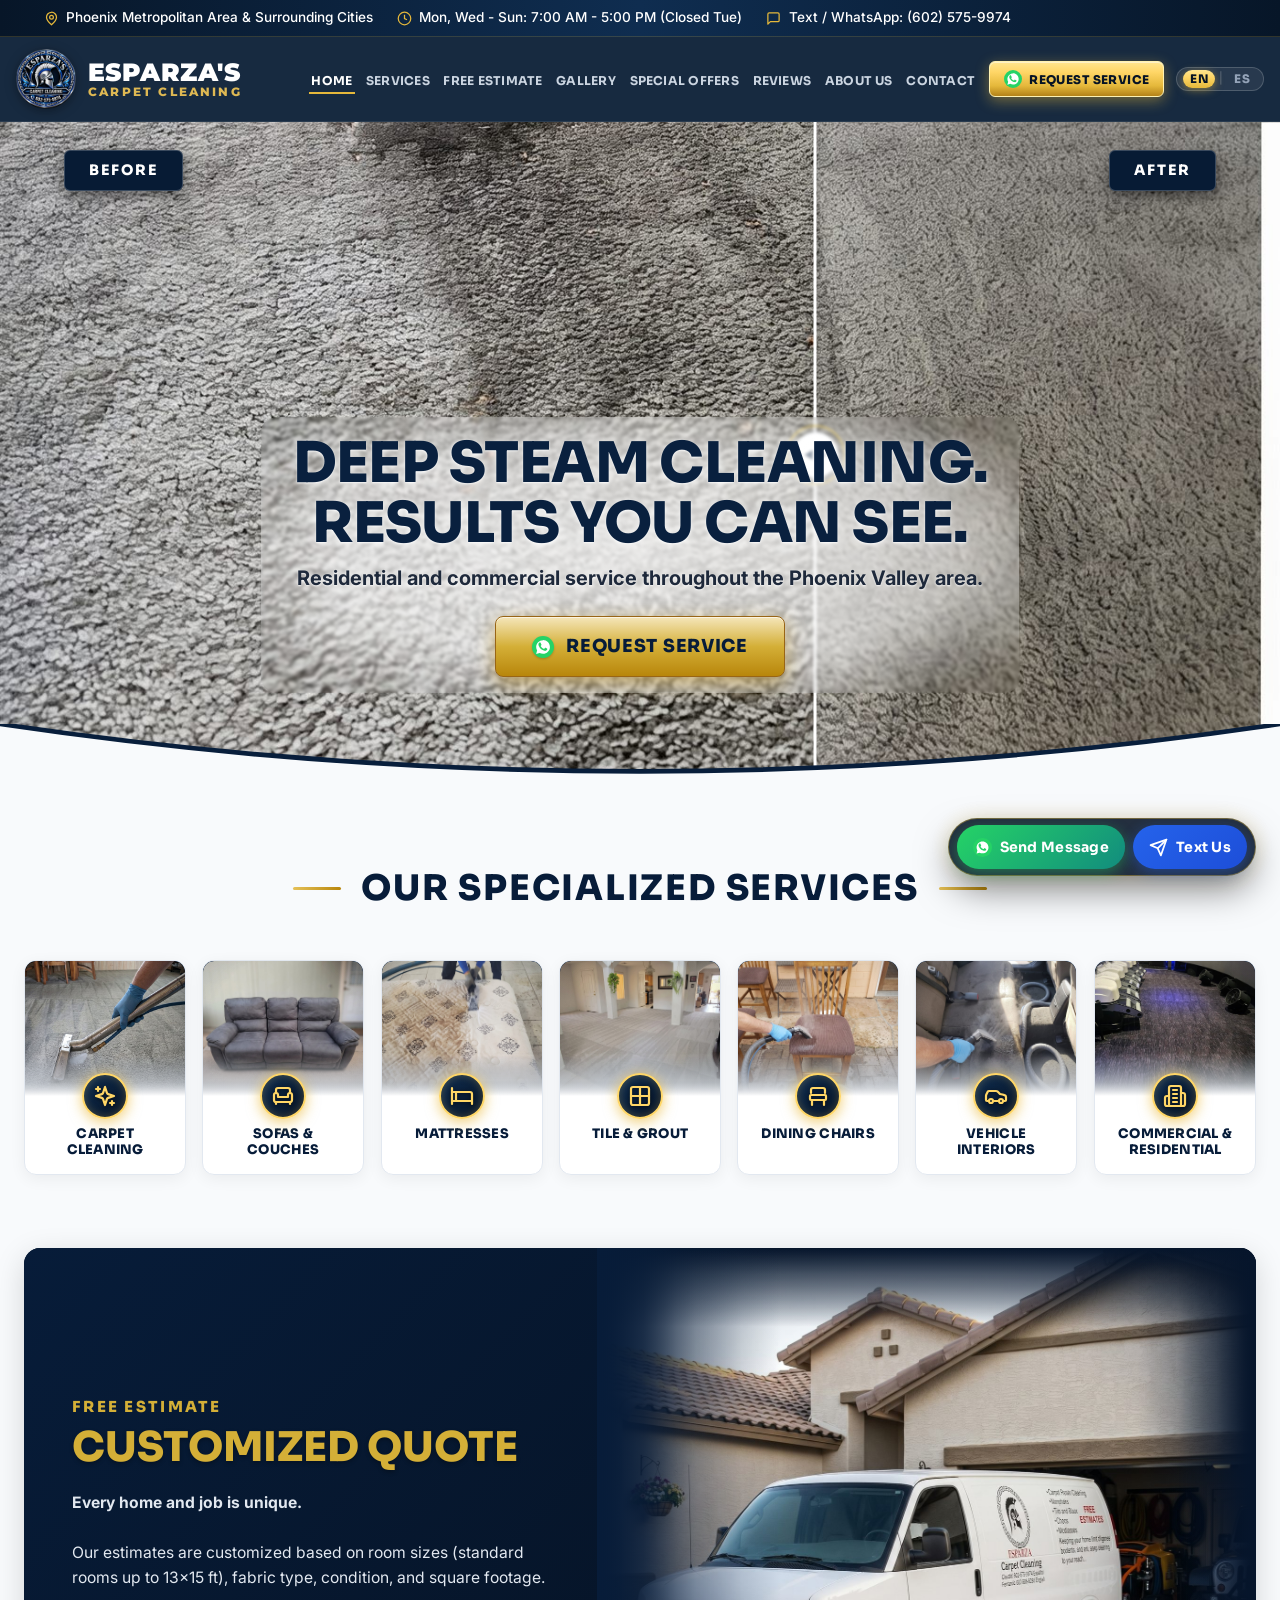
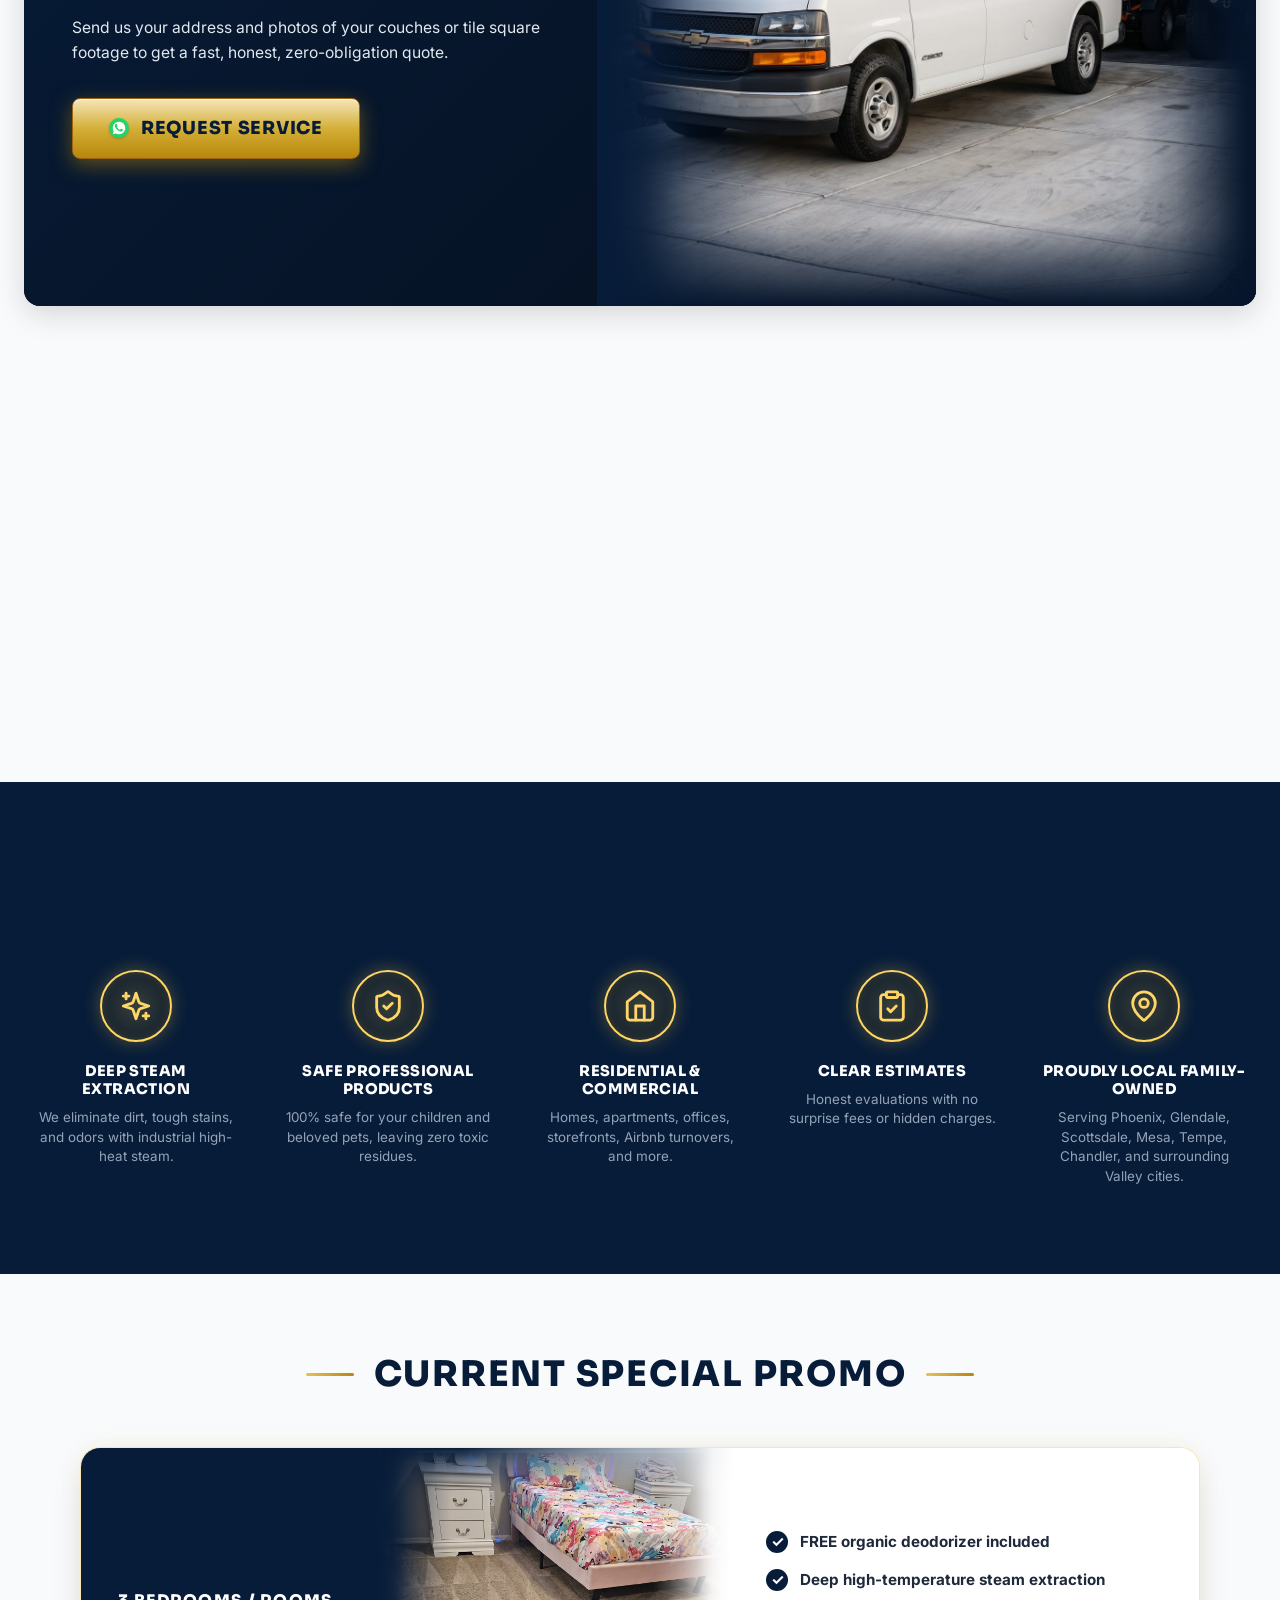
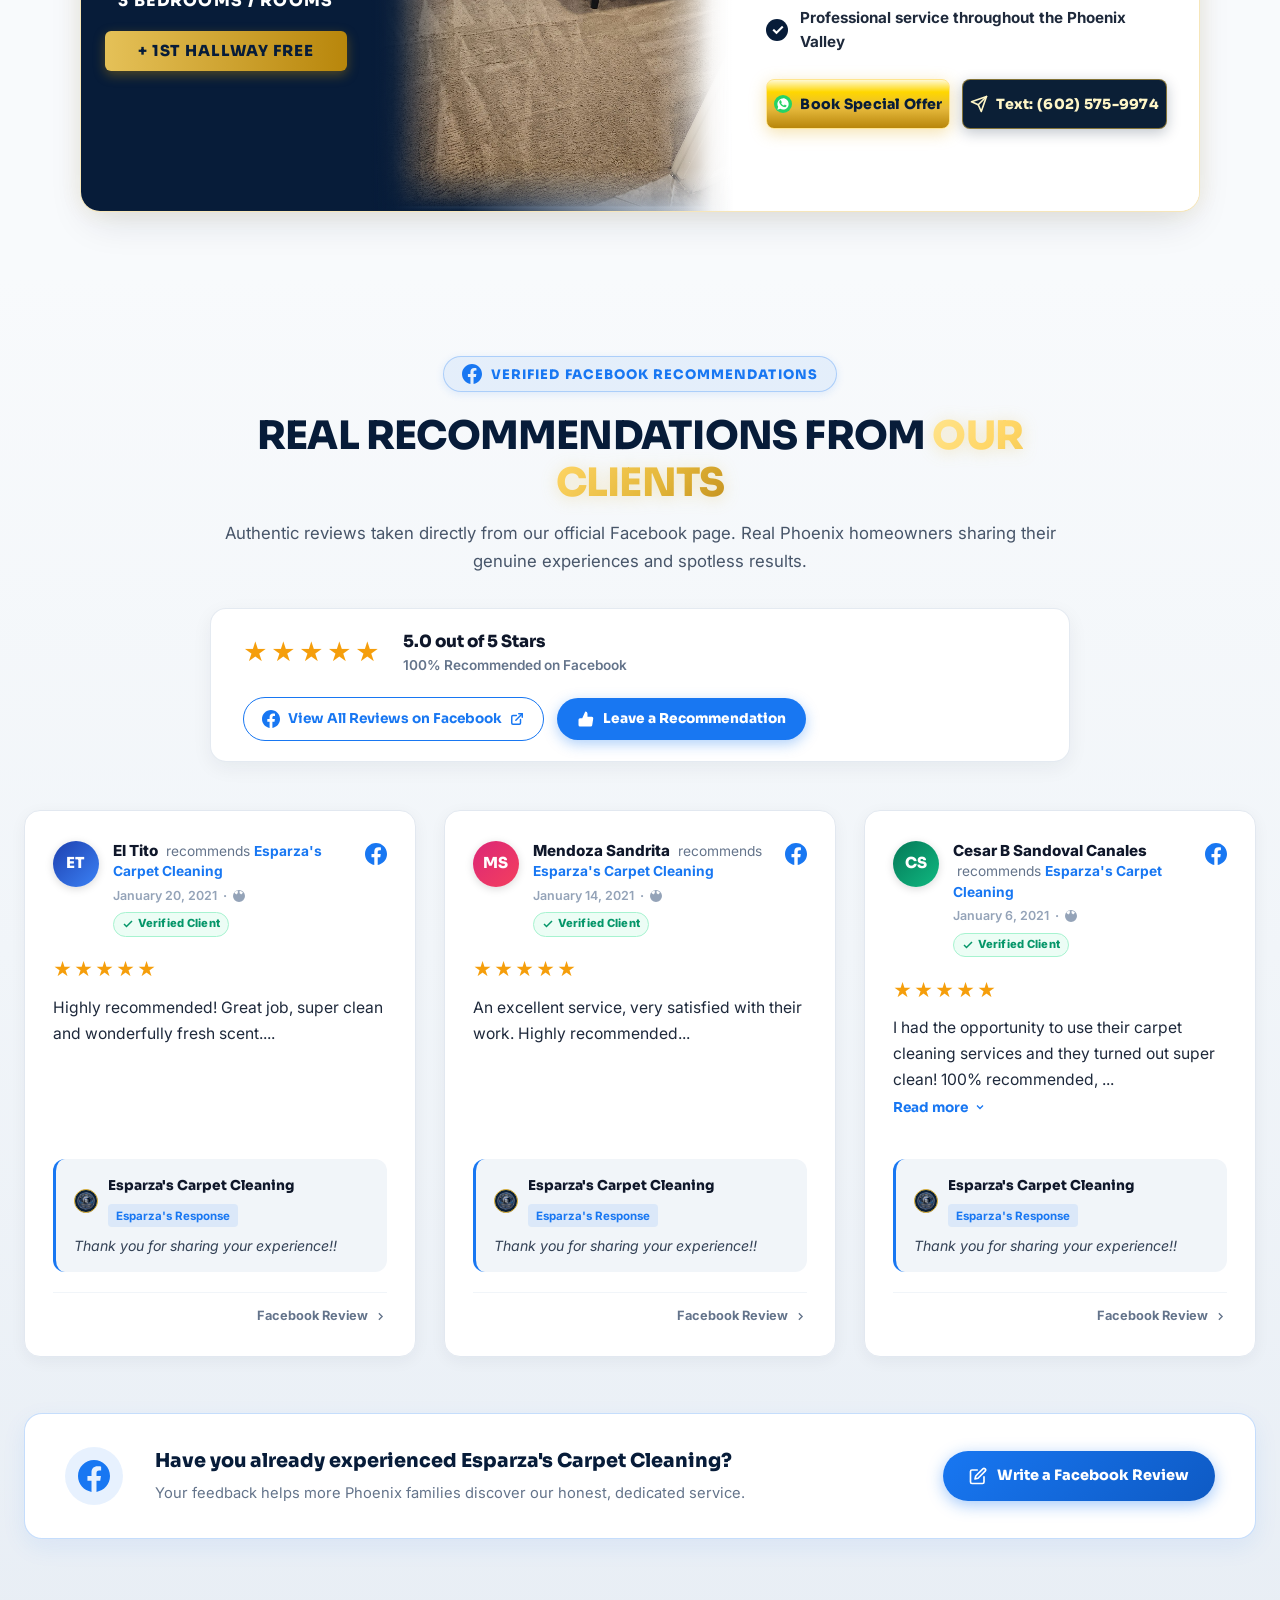
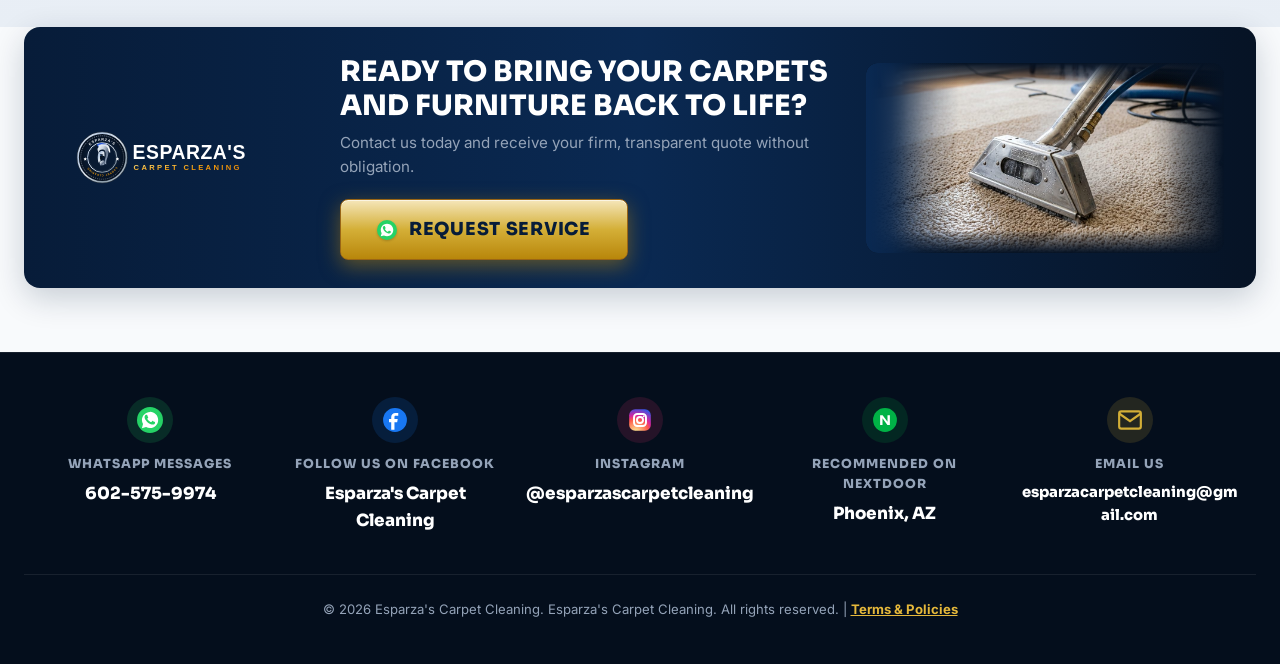
<file: index.html>
<!DOCTYPE html>
<html lang="en">
<head>
  <meta charset="UTF-8">
  <meta name="viewport" content="width=device-width, initial-scale=1.0">
  <title>Esparza's Carpet Cleaning | Deep Residential &amp; Commercial Steam Cleaning in Phoenix, AZ</title>
  <meta name="description" content="Esparza's Carpet Cleaning in Phoenix, AZ. Deep steam extraction for carpets, couches, mattresses, tile &amp; grout, and upholstery. Professional-grade products safe for children and pets. Request your free estimate today!">
  <!-- Google Fonts & Stylesheets -->
  <link rel="stylesheet" href="css/styles.css">
  <link rel="stylesheet" href="css/components.css">
  <link rel="icon" type="image/svg+xml" href="assets/images/logo.svg">
</head>
<body>

  <!-- Top Notice Bar -->
  <div class="top-notice-bar">
    <div class="container">
      <div class="top-notice-info">
        <span class="top-notice-item">
          <svg width="15" height="15" viewBox="0 0 24 24" fill="none" stroke="currentColor" stroke-width="2"><path d="M12 2a8 8 0 0 0-8 8c0 5.25 8 12 8 12s8-6.75 8-12a8 8 0 0 0-8-8z"/><circle cx="12" cy="10" r="3"/></svg>
          <span data-i18n="top_area">Phoenix Metropolitan Area &amp; Surrounding Cities</span>
        </span>
        <span class="top-notice-item">
          <svg width="15" height="15" viewBox="0 0 24 24" fill="none" stroke="currentColor" stroke-width="2"><circle cx="12" cy="12" r="10"/><polyline points="12 6 12 12 16 14"/></svg>
          <span data-i18n="top_hours">Mon, Wed - Sun: 7:00 AM - 5:00 PM (Closed Tue)</span>
        </span>
        <span class="top-notice-item">
          <svg width="15" height="15" viewBox="0 0 24 24" fill="none" stroke="currentColor" stroke-width="2" stroke-linecap="round" stroke-linejoin="round"><path d="M21 15a2 2 0 0 1-2 2H7l-4 4V5a2 2 0 0 1 2-2h14a2 2 0 0 1 2 2z"/></svg>
          <span data-i18n="top_direct">Text / WhatsApp: (602) 575-9974</span>
        </span>
      </div>
    </div>
  </div>

  <!-- Header Fijo -->
  <header class="site-header">
    <div class="container header-inner">
      <a href="index.html" class="brand-logo" title="Esparza's Carpet Cleaning">
        <img src="assets/images/logo-spartan.png" alt="Esparza's Carpet Cleaning Logo" width="60" height="60" data-i18n-alt="logo_main_alt">
        <div class="logo-text-group">
          <span class="logo-main-text">ESPARZA'S</span>
          <span class="logo-sub-text">CARPET CLEANING</span>
        </div>
      </a>

      <!-- Desktop Navigation -->
      <nav class="main-nav">
        <ul class="nav-links">
          <li><a href="index.html" class="nav-link active" data-i18n="nav_inicio">HOME</a></li>
          <li><a href="servicios.html" class="nav-link" data-i18n="nav_servicios">SERVICES</a></li>
          <li><a href="#tarifas" class="nav-link" data-i18n="nav_tarifas">FREE ESTIMATE</a></li>
          <li><a href="galeria.html" class="nav-link" data-i18n="nav_galeria">GALLERY</a></li>
          <li><a href="#promociones" class="nav-link" data-i18n="nav_promociones">SPECIAL OFFERS</a></li>
          <li><a href="#comentarios" class="nav-link" data-i18n="nav_resenas">REVIEWS</a></li>
          <li><a href="nosotros.html" class="nav-link" data-i18n="nav_nosotros">ABOUT US</a></li>
          <li><a href="contacto.html" class="nav-link" data-i18n="nav_contacto">CONTACT</a></li>
        </ul>
        <a href="solicitud.html" class="btn-nav-gold">
          <svg width="20" height="20" viewBox="0 0 24 24" fill="none" style="flex-shrink: 0;"><circle cx="12" cy="12" r="12" fill="#25D366"/><path d="M12.04 4.5c-4.14 0-7.5 3.36-7.5 7.5 0 1.33.35 2.62 1.01 3.75L4.5 19.5l3.86-1.01c1.1.6 2.34.91 3.68.91 4.14 0 7.5-3.36 7.5-7.5s-3.36-7.5-7.5-7.5zm4.45 10.63c-.19.53-1.09 1.01-1.54 1.07-.39.06-.9.08-1.46-.1-.34-.11-.79-.26-1.37-.51-2.43-1.05-4-3.52-4.12-3.68-.12-.16-.99-1.32-.99-2.51 0-1.19.63-1.78.85-2.02.22-.24.48-.3.64-.3.16 0 .32 0 .46.01.15.01.35-.06.55.42.21.49.71 1.74.77 1.87.06.13.1.28.02.44-.08.16-.12.26-.24.4-.12.14-.26.31-.37.42-.12.12-.25.25-.11.49.14.24.62 1.02 1.33 1.65.91.81 1.68 1.06 1.92 1.18.24.12.38.1.52-.06.14-.16.6-.7.76-.94.16-.24.32-.2.53-.12.21.08 1.33.63 1.56.74.23.12.38.18.44.27.06.1.06.57-.13 1.1z" fill="#FFFFFF"/></svg>
          <span data-i18n="nav_cta">REQUEST SERVICE</span>
        </a>

        <!-- Language Switcher Toggle -->
        <div class="lang-switch-container" title="Change language / Cambiar idioma">
          <button type="button" class="lang-btn active" data-lang="en">EN</button>
          <span class="lang-separator">|</span>
          <button type="button" class="lang-btn" data-lang="es">ES</button>
        </div>
      </nav>

      <!-- Mobile Menu Toggle Button -->
      <button class="mobile-toggle-btn" aria-label="Mobile Navigation Menu" data-i18n-aria="nav_menu_aria" aria-expanded="false">
        <svg width="26" height="26" viewBox="0 0 24 24" fill="none" stroke="currentColor" stroke-width="2.5"><path d="M4 6h16M4 12h16M4 18h16"/></svg>
      </button>
    </div>
  </header>

  <!-- Mobile Drawer -->
  <div class="mobile-menu-drawer">
    <div style="display: flex; justify-content: space-between; align-items: center; margin-bottom: 1rem; padding-bottom: 0.75rem; border-bottom: 1px solid rgba(255,255,255,0.1);">
      <span style="font-size: 0.82rem; color: #94A3B8; font-weight: 700;">LANGUAGE / IDIOMA:</span>
      <div class="lang-switch-container">
        <button type="button" class="lang-btn active" data-lang="en">EN</button>
        <span class="lang-separator">|</span>
        <button type="button" class="lang-btn" data-lang="es">ES</button>
      </div>
    </div>
    <ul class="mobile-nav-links">
      <li><a href="index.html" class="nav-link active" data-i18n="nav_inicio">HOME</a></li>
      <li><a href="servicios.html" class="nav-link" data-i18n="nav_servicios">SERVICES</a></li>
      <li><a href="#tarifas" class="nav-link" data-i18n="nav_tarifas">FREE ESTIMATE</a></li>
      <li><a href="galeria.html" class="nav-link" data-i18n="nav_galeria">GALLERY</a></li>
      <li><a href="#promociones" class="nav-link" data-i18n="nav_promociones">SPECIAL OFFERS</a></li>
      <li><a href="#comentarios" class="nav-link" data-i18n="nav_resenas">REVIEWS</a></li>
      <li><a href="nosotros.html" class="nav-link" data-i18n="nav_nosotros">ABOUT US</a></li>
      <li><a href="contacto.html" class="nav-link" data-i18n="nav_contacto">CONTACT</a></li>
    </ul>
    <div style="margin-top: 1.5rem; display: flex; flex-direction: column; gap: 1rem;">
      <a href="solicitud.html" class="btn-nav-gold" style="width: 100%; justify-content: center;">
        <svg width="20" height="20" viewBox="0 0 24 24" fill="none" style="flex-shrink: 0;"><circle cx="12" cy="12" r="12" fill="#25D366"/><path d="M12.04 4.5c-4.14 0-7.5 3.36-7.5 7.5 0 1.33.35 2.62 1.01 3.75L4.5 19.5l3.86-1.01c1.1.6 2.34.91 3.68.91 4.14 0 7.5-3.36 7.5-7.5s-3.36-7.5-7.5-7.5zm4.45 10.63c-.19.53-1.09 1.01-1.54 1.07-.39.06-.9.08-1.46-.1-.34-.11-.79-.26-1.37-.51-2.43-1.05-4-3.52-4.12-3.68-.12-.16-.99-1.32-.99-2.51 0-1.19.63-1.78.85-2.02.22-.24.48-.3.64-.3.16 0 .32 0 .46.01.15.01.35-.06.55.42.21.49.71 1.74.77 1.87.06.13.1.28.02.44-.08.16-.12.26-.24.4-.12.14-.26.31-.37.42-.12.12-.25.25-.11.49.14.24.62 1.02 1.33 1.65.91.81 1.68 1.06 1.92 1.18.24.12.38.1.52-.06.14-.16.6-.7.76-.94.16-.24.32-.2.53-.12.21.08 1.33.63 1.56.74.23.12.38.18.44.27.06.1.06.57-.13 1.1z" fill="#FFFFFF"/></svg>
        <span data-i18n="nav_cta">REQUEST SERVICE</span>
      </a>
      <a href="https://wa.me/16025759974" target="_blank" rel="noopener" class="btn btn-secondary" style="width: 100%; justify-content: center;" data-i18n="nav_call">WhatsApp: (602) 575-9974</a>
    </div>
  </div>

  <main>
    <!-- HERO IMMERSIVO DE ANCHO COMPLETO (EXACTO A LA IMAGEN DE REFERENCIA) -->
    <section class="hero-immersive-section">
      <!-- Full-bleed Before/After interactive container -->
      <div class="before-after-container hero-immersive-slider" id="hero-slider">
        <!-- Badges exactos al screenshot -->
        <div class="hero-badge-pill badge-antes" data-i18n="hero_antes">BEFORE</div>
        <div class="hero-badge-pill badge-despues" data-i18n="hero_despues">AFTER</div>

        <!-- Real Photographic Carpet Textures (Perfect Pixel Alignment) -->
        <img src="assets/images/hero-1.jpg" alt="Severely soiled carpet with heavy traffic wear" class="ba-image ba-image-before" data-i18n-alt="img_hero_before_alt">
        <img src="assets/images/hero-2.jpg" alt="Clean and restored carpet with deep steam lines" class="ba-image ba-image-after" data-i18n-alt="img_hero_after_alt">

        <!-- Draggable Handle with Circle Button and Left/Right Arrows -->
        <div class="ba-handle hero-handle">
          <div class="ba-handle-button hero-handle-button">
            <span class="hero-handle-arrow-left">&#9664;</span>
            <span class="hero-handle-arrow-right">&#9654;</span>
          </div>
        </div>

        <input type="range" min="0" max="100" value="50" class="ba-range-input" aria-label="Slide to compare before and after" data-i18n-aria="hero_slider_aria">
      </div>

      <!-- Centered Impact Headline & CTA Overlaid Directly On Carpet -->
      <div class="hero-impact-overlay">
        <div class="hero-impact-text-wrapper">
          <h1 class="hero-impact-title">
            <span class="hero-impact-line" data-i18n="hero_title_1">DEEP STEAM CLEANING.</span>
            <span class="hero-impact-line" data-i18n="hero_title_2">RESULTS YOU CAN SEE.</span>
          </h1>
          <p class="hero-impact-subtitle" data-i18n="hero_sub">Residential and commercial service throughout the Phoenix Valley area.</p>
          <a href="solicitud.html" class="hero-btn-gold">
            <svg width="22" height="22" viewBox="0 0 24 24" fill="none" style="flex-shrink: 0;"><circle cx="12" cy="12" r="12" fill="#25D366"/><path d="M12.04 4.5c-4.14 0-7.5 3.36-7.5 7.5 0 1.33.35 2.62 1.01 3.75L4.5 19.5l3.86-1.01c1.1.6 2.34.91 3.68.91 4.14 0 7.5-3.36 7.5-7.5s-3.36-7.5-7.5-7.5zm4.45 10.63c-.19.53-1.09 1.01-1.54 1.07-.39.06-.9.08-1.46-.1-.34-.11-.79-.26-1.37-.51-2.43-1.05-4-3.52-4.12-3.68-.12-.16-.99-1.32-.99-2.51 0-1.19.63-1.78.85-2.02.22-.24.48-.3.64-.3.16 0 .32 0 .46.01.15.01.35-.06.55.42.21.49.71 1.74.77 1.87.06.13.1.28.02.44-.08.16-.12.26-.24.4-.12.14-.26.31-.37.42-.12.12-.25.25-.11.49.14.24.62 1.02 1.33 1.65.91.81 1.68 1.06 1.92 1.18.24.12.38.1.52-.06.14-.16.6-.7.76-.94.16-.24.32-.2.53-.12.21.08 1.33.63 1.56.74.23.12.38.18.44.27.06.1.06.57-.13 1.1z" fill="#FFFFFF"/></svg>
            <span data-i18n="hero_cta">REQUEST SERVICE</span>
          </a>
        </div>
      </div>

      <!-- Curved Blue Wave Separator at bottom of Hero -->
      <div class="hero-wave-bottom">
        <svg viewBox="0 0 1440 70" fill="none" preserveAspectRatio="none">
          <path d="M0,0 C480,68 960,68 1440,0 L1440,70 L0,70 Z" fill="#F8FAFC"/>
          <path d="M0,0 C480,68 960,68 1440,0" stroke="#081E3B" stroke-width="5" fill="none"/>
        </svg>
      </div>
    </section>

    <!-- ================================================================
         1. NUESTROS SERVICIOS (7 FOTOS CON BADGES CIRCULARES AZULES)
         ================================================================ -->
    <section class="section section-light" id="servicios" style="padding: 4.5rem 0 3.5rem 0;">
      <div class="container" style="max-width: 1400px;">
        <h2 class="section-title-flanked reveal-on-scroll" data-i18n="sec_services_title">OUR SERVICES</h2>

        <div class="services-row-7">
          <!-- 1: Alfombras -->
          <a href="servicios.html#alfombras" class="service-card-clean reveal-on-scroll stagger-1">
            <div class="service-card-thumb-wrap">
              <img src="assets/images/CARPETCLEANING.jpg" alt="Professional steam carpet cleaning" data-i18n-alt="img_srv_carpet_alt">
            </div>
            <div class="service-badge-circle" title="Deep Steam Carpet Cleaning" data-i18n-title="title_srv_carpet">
              <svg width="24" height="24" viewBox="0 0 24 24" fill="none" stroke="currentColor" stroke-width="2.2" stroke-linecap="round" stroke-linejoin="round">
                <path d="m12 3-1.912 5.813a2 2 0 0 1-1.275 1.275L3 12l5.813 1.912a2 2 0 0 1 1.275 1.275L12 21l1.912-5.813a2 2 0 0 1 1.275-1.275L21 12l-5.813-1.912a2 2 0 0 1-1.275-1.275L12 3Z"/>
                <path d="M5 3v4"/>
                <path d="M19 17v4"/>
                <path d="M3 5h4"/>
                <path d="M17 19h4"/>
              </svg>
            </div>
            <div class="service-card-title-clean" data-i18n="srv_carpet">CARPET<br>CLEANING</div>
          </a>

          <!-- 2: Sofás y Sillones -->
          <a href="servicios.html#sofas" class="service-card-clean reveal-on-scroll stagger-2">
            <div class="service-card-thumb-wrap">
              <img src="assets/images/SOFAS&COUCHES.jpg" alt="Deep sofa and upholstery cleaning" data-i18n-alt="img_srv_sofas_alt">
            </div>
            <div class="service-badge-circle" title="Couches, Sofas &amp; Upholstery" data-i18n-title="title_srv_sofas">
              <svg width="24" height="24" viewBox="0 0 24 24" fill="none" stroke="currentColor" stroke-width="2.2" stroke-linecap="round" stroke-linejoin="round">
                <path d="M19 9V6a2 2 0 0 0-2-2H7a2 2 0 0 0-2 2v3"/>
                <path d="M3 16a2 2 0 0 0 2 2h14a2 2 0 0 0 2-2v-5a2 2 0 0 0-4 0v2H7v-2a2 2 0 0 0-4 0Z"/>
                <path d="M5 18v2"/>
                <path d="M19 18v2"/>
              </svg>
            </div>
            <div class="service-card-title-clean" data-i18n="srv_sofa">SOFAS &amp;<br>COUCHES</div>
          </a>

          <!-- 3: Colchones -->
          <a href="servicios.html#colchones" class="service-card-clean reveal-on-scroll stagger-3">
            <div class="service-card-thumb-wrap">
              <img src="assets/images/MATTRESSES.jpg" alt="Hygienic mattress sanitization and stain removal" data-i18n-alt="img_srv_mattress_alt">
            </div>
            <div class="service-badge-circle" title="Deep Mattress Sanitization" data-i18n-title="title_srv_mattress">
              <svg width="24" height="24" viewBox="0 0 24 24" fill="none" stroke="currentColor" stroke-width="2.2" stroke-linecap="round" stroke-linejoin="round">
                <path d="M2 4v16"/>
                <path d="M2 8h18a2 2 0 0 1 2 2v10"/>
                <path d="M2 17h20"/>
                <path d="M6 8v9"/>
              </svg>
            </div>
            <div class="service-card-title-clean" data-i18n="srv_mattress">MATTRESSES</div>
          </a>

          <!-- 4: Pisos -->
          <a href="servicios.html#pisos" class="service-card-clean reveal-on-scroll stagger-4">
            <div class="service-card-thumb-wrap">
              <img src="assets/images/TILE&GROUT.jpg" alt="Tile and grout deep pressure cleaning" data-i18n-alt="img_srv_tile_alt">
            </div>
            <div class="service-badge-circle" title="Tile &amp; Grout Deep Cleaning" data-i18n-title="title_srv_tile">
              <svg width="24" height="24" viewBox="0 0 24 24" fill="none" stroke="currentColor" stroke-width="2.2" stroke-linecap="round" stroke-linejoin="round">
                <rect width="18" height="18" x="3" y="3" rx="2"/>
                <path d="M3 12h18"/>
                <path d="M12 3v18"/>
              </svg>
            </div>
            <div class="service-card-title-clean" data-i18n="srv_tile">TILE &amp; GROUT</div>
          </a>

          <!-- 5: Sillas -->
          <a href="servicios.html#sillas" class="service-card-clean reveal-on-scroll stagger-5">
            <div class="service-card-thumb-wrap">
              <img src="assets/images/DININGCHAIRS.jpg" alt="Dining chair fabric and cushion cleaning" data-i18n-alt="img_srv_chairs_alt">
            </div>
            <div class="service-badge-circle" title="Dining &amp; Upholstered Chairs" data-i18n-title="title_srv_chairs">
              <svg width="24" height="24" viewBox="0 0 24 24" fill="none" stroke="currentColor" stroke-width="2.2" stroke-linecap="round" stroke-linejoin="round">
                <path d="M19 9V6a2 2 0 0 0-2-2H7a2 2 0 0 0-2 2v3"/>
                <rect width="16" height="5" x="4" y="11" rx="1"/>
                <path d="M6 16v5"/>
                <path d="M18 16v5"/>
              </svg>
            </div>
            <div class="service-card-title-clean" data-i18n="srv_chairs">DINING CHAIRS</div>
          </a>

          <!-- 6: Interior de Vehículos -->
          <a href="servicios.html#vehiculos" class="service-card-clean reveal-on-scroll stagger-6">
            <div class="service-card-thumb-wrap">
              <img src="assets/images/VEHICLEINTERIORS.jpg" alt="Automotive vehicle upholstery and seat extraction" data-i18n-alt="img_srv_car_alt">
            </div>
            <div class="service-badge-circle" title="Vehicle Interior Detailing &amp; Cleaning" data-i18n-title="title_srv_car">
              <svg width="24" height="24" viewBox="0 0 24 24" fill="none" stroke="currentColor" stroke-width="2.2" stroke-linecap="round" stroke-linejoin="round">
                <path d="M19 17h2c.6 0 1-.4 1-1v-3c0-.9-.7-1.7-1.5-1.9C18.7 10.6 16 10 16 10s-1.3-1.4-2.2-2.3c-.5-.4-1.1-.7-1.8-.7H5c-.6 0-1.1.4-1.4.9l-1.4 2.9A3.7 3.7 0 0 0 2 12v4c0 .6.4 1 1 1h2"/>
                <circle cx="7" cy="17" r="2"/>
                <path d="M9 17h6"/>
                <circle cx="17" cy="17" r="2"/>
              </svg>
            </div>
            <div class="service-card-title-clean" data-i18n="srv_car">VEHICLE<br>INTERIORS</div>
          </a>

          <!-- 7: Comercial y Residencial -->
          <a href="servicios.html#comercial" class="service-card-clean reveal-on-scroll stagger-7">
            <div class="service-card-thumb-wrap">
              <img src="assets/images/commercial-carpet-drying.jpg" alt="Commercial and residential carpet cleaning service" data-i18n-alt="img_srv_commercial_alt">
            </div>
            <div class="service-badge-circle" title="Commercial &amp; Residential Services" data-i18n-title="title_srv_commercial">
              <svg width="24" height="24" viewBox="0 0 24 24" fill="none" stroke="currentColor" stroke-width="2.2" stroke-linecap="round" stroke-linejoin="round">
                <path d="M6 22V4a2 2 0 0 1 2-2h8a2 2 0 0 1 2 2v18Z"/>
                <path d="M6 12H4a2 2 0 0 0-2 2v6a2 2 0 0 0 2 2h2"/>
                <path d="M18 9h2a2 2 0 0 1 2 2v9a2 2 0 0 1-2 2h-2"/>
                <path d="M10 6h4"/>
                <path d="M10 10h4"/>
                <path d="M10 14h4"/>
                <path d="M10 18h4"/>
              </svg>
            </div>
            <div class="service-card-title-clean" data-i18n="srv_commercial">COMMERCIAL &amp;<br>RESIDENTIAL</div>
          </a>
        </div>
      </div>
    </section>

    <!-- ================================================================
         2. TARIFAS: COTIZACIÓN PERSONALIZADA (BANNER INMERSIVO)
         ================================================================ -->
    <section class="section section-light" id="tarifas" style="padding: 1rem 0 4rem 0;">
      <div class="container" style="max-width: 1400px;">
        <div class="banner-custom-quote reveal-on-scroll">
          <div class="banner-quote-content">
            <span class="banner-quote-eyebrow" data-i18n="quote_eyebrow">ESTIMATE</span>
            <h2 class="banner-quote-title" data-i18n="quote_title">CUSTOM ESTIMATE</h2>
            <p class="banner-quote-desc">
              <strong data-i18n="quote_desc_1">Every job is unique.</strong><br><br>
              <span data-i18n="quote_desc_2">Our rates vary depending on room dimensions, fabric material, condition, and square footage.</span><br><br>
              <span data-i18n="quote_desc_3">Send us photos or service details for a prompt, honest, and complimentary estimate.</span>
            </p>
            <div>
              <a href="solicitud.html" class="hero-btn-gold" style="display: inline-flex;">
                <svg width="20" height="20" viewBox="0 0 24 24" fill="none" style="flex-shrink: 0;"><circle cx="12" cy="12" r="12" fill="#25D366"/><path d="M12.04 4.5c-4.14 0-7.5 3.36-7.5 7.5 0 1.33.35 2.62 1.01 3.75L4.5 19.5l3.86-1.01c1.1.6 2.34.91 3.68.91 4.14 0 7.5-3.36 7.5-7.5s-3.36-7.5-7.5-7.5zm4.45 10.63c-.19.53-1.09 1.01-1.54 1.07-.39.06-.9.08-1.46-.1-.34-.11-.79-.26-1.37-.51-2.43-1.05-4-3.52-4.12-3.68-.12-.16-.99-1.32-.99-2.51 0-1.19.63-1.78.85-2.02.22-.24.48-.3.64-.3.16 0 .32 0 .46.01.15.01.35-.06.55.42.21.49.71 1.74.77 1.87.06.13.1.28.02.44-.08.16-.12.26-.24.4-.12.14-.26.31-.37.42-.12.12-.25.25-.11.49.14.24.62 1.02 1.33 1.65.91.81 1.68 1.06 1.92 1.18.24.12.38.1.52-.06.14-.16.6-.7.76-.94.16-.24.32-.2.53-.12.21.08 1.33.63 1.56.74.23.12.38.18.44.27.06.1.06.57-.13 1.1z" fill="#FFFFFF"/></svg>
                <span data-i18n="quote_btn">REQUEST SERVICE</span>
              </a>
            </div>
          </div>
          <div class="banner-quote-image">
            <img src="assets/images/custom-quote-wand.jpg" alt="Professional carpet steam extraction wand in action" data-i18n-alt="img_quote_wand_alt">
          </div>
        </div>
      </div>
    </section>

    <!-- ================================================================
         3. ANTES Y DESPUÉS (5 CASOS CON SLIDERS INTERACTIVOS)
         ================================================================ -->
    <section class="section section-light" id="galeria" style="padding: 1.5rem 0 4.5rem 0;">
      <div class="container" style="max-width: 1400px;">
        <h2 class="section-title-flanked reveal-on-scroll" data-i18n="sec_ba_title">BEFORE AND AFTER</h2>

        <div class="ba-row-5">
          <!-- 1: Alfombras -->
          <div class="ba-card-item reveal-on-scroll stagger-1">
            <div class="before-after-container ba-card-slider-wrap">
              <div class="ba-mini-badge antes" data-i18n="hero_antes">BEFORE</div>
              <div class="ba-mini-badge despues" data-i18n="hero_despues">AFTER</div>
              <img src="assets/images/carpet-room-before.jpg" alt="Carpets before cleaning" data-i18n-alt="idx_ba_carpet_before" class="ba-image ba-image-before">
              <img src="assets/images/carpet-room-after.jpg" alt="Carpets after steam cleaning" data-i18n-alt="idx_ba_carpet_after" class="ba-image ba-image-after">
              <div class="ba-handle">
                <div class="ba-handle-button" style="width: 32px; height: 32px; font-size: 10px;"><span class="hero-handle-arrow-left">&#9664;</span><span class="hero-handle-arrow-right">&#9654;</span></div>
              </div>
              <input type="range" min="0" max="100" value="50" class="ba-range-input" aria-label="Slider Carpets" data-i18n-aria="idx_slider_carpets">
            </div>
            <div class="ba-card-title" data-i18n="ba_carpet">CARPETS</div>
          </div>

          <!-- 2: Sofás y Sillones -->
          <div class="ba-card-item reveal-on-scroll stagger-2">
            <div class="before-after-container ba-card-slider-wrap">
              <div class="ba-mini-badge antes" data-i18n="hero_antes">BEFORE</div>
              <div class="ba-mini-badge despues" data-i18n="hero_despues">AFTER</div>
              <img src="assets/images/real-sofa-before.jpg" alt="Couches before cleaning" data-i18n-alt="idx_ba_sofas_before" class="ba-image ba-image-before">
              <img src="assets/images/real-sofa-after.jpg" alt="Couches after deep cleaning" data-i18n-alt="idx_ba_sofas_after" class="ba-image ba-image-after">
              <div class="ba-handle">
                <div class="ba-handle-button" style="width: 32px; height: 32px; font-size: 10px;"><span class="hero-handle-arrow-left">&#9664;</span><span class="hero-handle-arrow-right">&#9654;</span></div>
              </div>
              <input type="range" min="0" max="100" value="50" class="ba-range-input" aria-label="Slider Couches" data-i18n-aria="idx_slider_couches">
            </div>
            <div class="ba-card-title" data-i18n="ba_sofas">SOFAS &amp; COUCHES</div>
          </div>

          <!-- 3: Colchones -->
          <div class="ba-card-item reveal-on-scroll stagger-3">
            <div class="before-after-container ba-card-slider-wrap">
              <div class="ba-mini-badge antes" data-i18n="hero_antes">BEFORE</div>
              <div class="ba-mini-badge despues" data-i18n="hero_despues">AFTER</div>
              <img src="assets/images/MATTRESSES.jpg" alt="Mattresses before sanitization" data-i18n-alt="idx_ba_mattress_before" class="ba-image ba-image-before">
              <img src="assets/images/mattress-after.jpg" alt="Mattresses after sanitization" data-i18n-alt="idx_ba_mattress_after" class="ba-image ba-image-after">
              <div class="ba-handle">
                <div class="ba-handle-button" style="width: 32px; height: 32px; font-size: 10px;"><span class="hero-handle-arrow-left">&#9664;</span><span class="hero-handle-arrow-right">&#9654;</span></div>
              </div>
              <input type="range" min="0" max="100" value="50" class="ba-range-input" aria-label="Slider Mattresses" data-i18n-aria="idx_slider_mattresses">
            </div>
            <div class="ba-card-title" data-i18n="ba_mattress">MATTRESSES</div>
          </div>

          <!-- 4: Pisos -->
          <div class="ba-card-item reveal-on-scroll stagger-4">
            <div class="before-after-container ba-card-slider-wrap">
              <div class="ba-mini-badge antes" data-i18n="hero_antes">BEFORE</div>
              <div class="ba-mini-badge despues" data-i18n="hero_despues">AFTER</div>
              <img src="assets/images/PISOANTES.jpg" alt="Tile and grout before cleaning" data-i18n-alt="idx_ba_tile_before" class="ba-image ba-image-before">
              <img src="assets/images/PISOLIMPIO.jpg" alt="Tile and grout after steam extraction" data-i18n-alt="idx_ba_tile_after" class="ba-image ba-image-after">
              <div class="ba-handle">
                <div class="ba-handle-button" style="width: 32px; height: 32px; font-size: 10px;"><span class="hero-handle-arrow-left">&#9664;</span><span class="hero-handle-arrow-right">&#9654;</span></div>
              </div>
              <input type="range" min="0" max="100" value="50" class="ba-range-input" aria-label="Slider Tile Floors" data-i18n-aria="idx_slider_tile">
            </div>
            <div class="ba-card-title" data-i18n="ba_floors">TILE &amp; GROUT</div>
          </div>

          <!-- 5: Vehículos -->
          <div class="ba-card-item reveal-on-scroll stagger-5">
            <div class="before-after-container ba-card-slider-wrap">
              <div class="ba-mini-badge antes" data-i18n="hero_antes">BEFORE</div>
              <div class="ba-mini-badge despues" data-i18n="hero_despues">AFTER</div>
              <img src="assets/images/car-seats-before.jpg" alt="Vehicle interior before extraction" data-i18n-alt="idx_ba_car_before" class="ba-image ba-image-before">
              <img src="assets/images/car-seats-after.jpg" alt="Vehicle interior after extraction" data-i18n-alt="idx_ba_car_after" class="ba-image ba-image-after">
              <div class="ba-handle">
                <div class="ba-handle-button" style="width: 32px; height: 32px; font-size: 10px;"><span class="hero-handle-arrow-left">&#9664;</span><span class="hero-handle-arrow-right">&#9654;</span></div>
              </div>
              <input type="range" min="0" max="100" value="50" class="ba-range-input" aria-label="Slider Vehicle Seats" data-i18n-aria="idx_slider_cars">
            </div>
            <div class="ba-card-title" data-i18n="ba_cars">VEHICLES</div>
          </div>
        </div>
      </div>
    </section>

    <!-- ================================================================
         4. ¿POR QUÉ ELEGIR ESPARZA'S? (FRANJA AZUL MARINO DE 5 PILARES)
         ================================================================ -->
    <!-- ================================================================
         4. ¿POR QUÉ ELEGIR ESPARZA'S? (FRANJA AZUL MARINO DE 5 PILARES)
         ================================================================ -->
    <section class="section-why-dark" id="nosotros">
      <div class="container" style="max-width: 1400px;">
        <h2 class="section-title-flanked light reveal-on-scroll" data-i18n="sec_why_title">WHY CHOOSE ESPARZA'S?</h2>

        <div class="why-grid-5">
          <!-- 1: Limpieza profunda -->
          <div class="why-item reveal-on-scroll stagger-1">
            <div class="why-icon-circle" title="Deep Steam Cleaning">
              <svg width="34" height="34" viewBox="0 0 24 24" fill="none" stroke="currentColor" stroke-width="2" stroke-linecap="round" stroke-linejoin="round">
                <path d="m12 3-1.912 5.813a2 2 0 0 1-1.275 1.275L3 12l5.813 1.912a2 2 0 0 1 1.275 1.275L12 21l1.912-5.813a2 2 0 0 1 1.275-1.275L21 12l-5.813-1.912a2 2 0 0 1-1.275-1.275L12 3Z"/>
                <path d="M5 3v4"/>
                <path d="M19 17v4"/>
                <path d="M3 5h4"/>
                <path d="M17 19h4"/>
              </svg>
            </div>
            <div class="why-item-title" data-i18n="why_1_title">DEEP STEAM EXTRACTION</div>
            <div class="why-item-desc" data-i18n="why_1_desc">We eliminate dirt, tough stains, and odors with industrial high-heat steam.</div>
          </div>

          <!-- 2: Productos profesionales -->
          <div class="why-item reveal-on-scroll stagger-2">
            <div class="why-icon-circle" title="Safe Professional Products">
              <svg width="34" height="34" viewBox="0 0 24 24" fill="none" stroke="currentColor" stroke-width="2" stroke-linecap="round" stroke-linejoin="round">
                <path d="M20 13c0 5-3.5 7.5-7.66 8.95a1 1 0 0 1-.67-.01C7.5 20.5 4 18 4 13V6a1 1 0 0 1 1-1c2 0 4.5-1.2 6.24-2.72a1.17 1.17 0 0 1 1.52 0C14.51 3.81 17 5 19 5a1 1 0 0 1 1 1z"/>
                <path d="m9 12 2 2 4-4"/>
              </svg>
            </div>
            <div class="why-item-title" data-i18n="why_2_title">SAFE PROFESSIONAL PRODUCTS</div>
            <div class="why-item-desc" data-i18n="why_2_desc">100% safe for your children and beloved pets, leaving zero toxic residues.</div>
          </div>

          <!-- 3: Servicio residencial y comercial -->
          <div class="why-item reveal-on-scroll stagger-3">
            <div class="why-icon-circle" title="Residential & Commercial Service">
              <svg width="34" height="34" viewBox="0 0 24 24" fill="none" stroke="currentColor" stroke-width="2" stroke-linecap="round" stroke-linejoin="round">
                <path d="m3 9 9-7 9 7v11a2 2 0 0 1-2 2H5a2 2 0 0 1-2-2z"/>
                <polyline points="9 22 9 12 15 12 15 22"/>
              </svg>
            </div>
            <div class="why-item-title" data-i18n="why_3_title">RESIDENTIAL &amp; COMMERCIAL</div>
            <div class="why-item-desc" data-i18n="why_3_desc">Homes, apartments, offices, storefronts, Airbnb turnovers, and more.</div>
          </div>

          <!-- 4: Presupuesto claro -->
          <div class="why-item reveal-on-scroll stagger-4">
            <div class="why-icon-circle" title="Clear & Transparent Estimates">
              <svg width="34" height="34" viewBox="0 0 24 24" fill="none" stroke="currentColor" stroke-width="2" stroke-linecap="round" stroke-linejoin="round">
                <rect width="8" height="4" x="8" y="2" rx="1" ry="1"/>
                <path d="M16 4h2a2 2 0 0 1 2 2v14a2 2 0 0 1-2 2H6a2 2 0 0 1-2-2V6a2 2 0 0 1 2-2h2"/>
                <path d="m9 14 2 2 4-4"/>
              </svg>
            </div>
            <div class="why-item-title" data-i18n="why_4_title">CLEAR ESTIMATES</div>
            <div class="why-item-desc" data-i18n="why_4_desc">Honest evaluations with no surprise fees or hidden charges.</div>
          </div>

          <!-- 5: Orgullosamente local -->
          <div class="why-item reveal-on-scroll stagger-5">
            <div class="why-icon-circle" title="Proudly Local Family-Owned">
              <svg width="34" height="34" viewBox="0 0 24 24" fill="none" stroke="currentColor" stroke-width="2" stroke-linecap="round" stroke-linejoin="round">
                <path d="M20 10c0 4.993-5.539 10.193-7.399 11.799a1 1 0 0 1-1.202 0C9.539 20.193 4 14.993 4 10a8 8 0 0 1 16 0"/>
                <circle cx="12" cy="10" r="3"/>
              </svg>
            </div>
            <div class="why-item-title" data-i18n="why_5_title">PROUDLY LOCAL FAMILY-OWNED</div>
            <div class="why-item-desc" data-i18n="why_5_desc">Serving Phoenix, Glendale, Scottsdale, Mesa, Tempe, Chandler, and surrounding Valley cities.</div>
          </div>
        </div>
      </div>
    </section>

    <!-- ================================================================
         5. PROMOCIÓN ACTUAL (OFERTA ESPECIAL + PASILLO GRATIS)
         ================================================================ -->
    <section class="section section-light" id="promociones" style="padding: 4.5rem 0 4rem 0;">
      <div class="container" style="max-width: 1400px;">
        <h2 class="section-title-flanked reveal-on-scroll" data-i18n="sec_promo_title">CURRENT SPECIAL PROMO</h2>

        <div class="promo-horizontal-card reveal-on-scroll">
          <div class="promo-block-price">
            <div class="promo-block-rooms" data-i18n="promo_rooms">3 BEDROOMS / ROOMS</div>
            <div class="promo-block-number" data-i18n="promo_price"></div>
            <div class="promo-block-ribbon" data-i18n="promo_ribbon">+ 1st HALLWAY FREE</div>
          </div>

          <div class="promo-block-photo">
            <img src="assets/images/promo-hallwayy.jpg" alt="Spotless freshly steam cleaned carpet hallway and bedrooms" data-i18n-alt="img_promo_alt">
          </div>

          <div class="promo-block-details">
            <ul class="promo-checklist">
              <li class="promo-check-item">
                <div class="promo-check-icon">&#10003;</div>
                <span data-i18n="promo_check_1">FREE organic deodorizer included</span>
              </li>
              <li class="promo-check-item">
                <div class="promo-check-icon">&#10003;</div>
                <span data-i18n="promo_check_2">Deep high-temperature steam extraction</span>
              </li>
              <li class="promo-check-item">
                <div class="promo-check-icon">&#10003;</div>
                <span data-i18n="promo_check_3">Professional service throughout the Phoenix Valley</span>
              </li>
            </ul>

            <div class="promo-actions-row">
              <a href="https://wa.me/16025759974?text=Hello%20Esparza's!%20I'd%20like%20to%20claim%20the%20current%20special%20promo%20(3%20rooms%20%2B%20free%20hallway)" target="_blank" rel="noopener" class="promo-btn-action promo-btn-schedule">
                <svg class="promo-action-icon" viewBox="0 0 24 24" fill="none">
                  <circle cx="12" cy="12" r="12" fill="#25D366"/>
                  <path d="M12.04 4.5c-4.14 0-7.5 3.36-7.5 7.5 0 1.33.35 2.62 1.01 3.75L4.5 19.5l3.86-1.01c1.1.6 2.34.91 3.68.91 4.14 0 7.5-3.36 7.5-7.5s-3.36-7.5-7.5-7.5zm4.45 10.63c-.19.53-1.09 1.01-1.54 1.07-.39.06-.9.08-1.46-.1-.34-.11-.79-.26-1.37-.51-2.43-1.05-4-3.52-4.12-3.68-.12-.16-.99-1.32-.99-2.51 0-1.19.63-1.78.85-2.02.22-.24.48-.3.64-.3.16 0 .32 0 .46.01.15.01.35-.06.55.42.21.49.71 1.74.77 1.87.06.13.1.28.02.44-.08.16-.12.26-.24.4-.12.14-.26.31-.37.42-.12.12-.25.25-.11.49.14.24.62 1.02 1.33 1.65.91.81 1.68 1.06 1.92 1.18.24.12.38.1.52-.06.14-.16.6-.7.76-.94.16-.24.32-.2.53-.12.21.08 1.33.63 1.56.74.23.12.38.18.44.27.06.1.06.57-.13 1.1z" fill="#FFFFFF"/>
                </svg>
                <span data-i18n="promo_btn_schedule">Book Special Offer</span>
              </a>
              <a href="sms:16025759974" class="promo-btn-action promo-btn-call">
                <svg class="promo-action-icon" viewBox="0 0 24 24" fill="none" stroke="currentColor" stroke-width="2.2" stroke-linecap="round" stroke-linejoin="round">
                  <line x1="22" y1="2" x2="11" y2="13"></line>
                  <polygon points="22 2 15 22 11 13 2 9 22 2"></polygon>
                </svg>
                <span data-i18n="promo_btn_call">Text: (602) 575-9974</span>
              </a>
            </div>
          </div>
        </div>
      </div>
    </section>

    <!-- ================================================================
         6. APARTADO EXCLUSIVO: COMENTARIOS Y RECOMENDACIONES DE FACEBOOK
         ================================================================ -->
    <section class="section section-light fb-reviews-section" id="comentarios">
      <!-- Hidden anchor for legacy links to #resenas -->
      <span id="resenas" style="display:block; position:relative; top:-100px; visibility:hidden;"></span>

      <div class="container" style="max-width: 1380px;">
        <!-- Header del Apartado con Insignias Oficiales de Facebook -->
        <div class="fb-section-header reveal-on-scroll">
          <div class="fb-verified-pill">
            <svg class="fb-icon-svg" viewBox="0 0 24 24" width="20" height="20" fill="#1877F2">
              <path d="M24 12.073c0-6.627-5.373-12-12-12s-12 5.373-12 12c0 5.99 4.388 10.954 10.125 11.854v-8.385H7.078v-3.47h3.047V9.43c0-3.007 1.792-4.669 4.533-4.669 1.312 0 2.686.235 2.686.235v2.953H15.83c-1.491 0-1.956.925-1.956 1.874v2.25h3.328l-.532 3.47h-2.796v8.385C19.612 23.027 24 18.062 24 12.073z"/>
            </svg>
            <span data-i18n="fb_sec_badge">Verified Facebook Recommendations</span>
          </div>

          <h2 class="section-title fb-heading" data-i18n="fb_sec_title">
            REAL RECOMMENDATIONS FROM <span class="highlight">OUR CLIENTS</span>
          </h2>
          <p class="section-subtitle fb-sub" data-i18n="fb_sec_sub">
            Authentic reviews taken directly from our official Facebook page. Real Phoenix homeowners sharing their genuine experiences and spotless results.
          </p>

          <!-- Overall Rating Bar & Quick Facebook Action -->
          <div class="fb-rating-summary-bar">
            <div class="fb-rating-score-box">
              <div class="fb-stars-row">
                ★★★★★
              </div>
              <div class="fb-rating-text-group">
                <strong data-i18n="fb_rating_score">5.0 out of 5 Stars</strong>
                <span data-i18n="fb_rating_desc">100% Recommended on Facebook</span>
              </div>
            </div>

            <div class="fb-cta-buttons-group">
              <a href="https://www.facebook.com/profile.php?id=100064240503033&sk=reviews" target="_blank" rel="noopener" class="fb-btn-outline" title="View all reviews on Facebook">
                <svg viewBox="0 0 24 24" width="18" height="18" fill="#1877F2">
                  <path d="M24 12.073c0-6.627-5.373-12-12-12s-12 5.373-12 12c0 5.99 4.388 10.954 10.125 11.854v-8.385H7.078v-3.47h3.047V9.43c0-3.007 1.792-4.669 4.533-4.669 1.312 0 2.686.235 2.686.235v2.953H15.83c-1.491 0-1.956.925-1.956 1.874v2.25h3.328l-.532 3.47h-2.796v8.385C19.612 23.027 24 18.062 24 12.073z"/>
                </svg>
                <span data-i18n="fb_btn_view_all">View All Reviews on Facebook</span>
                <svg width="14" height="14" viewBox="0 0 24 24" fill="none" stroke="currentColor" stroke-width="2.5" stroke-linecap="round" stroke-linejoin="round"><path d="M18 13v6a2 2 0 0 1-2 2H5a2 2 0 0 1-2-2V8a2 2 0 0 1 2-2h6"/><polyline points="15 3 21 3 21 9"/><line x1="10" y1="14" x2="21" y2="3"/></svg>
              </a>
              <a href="https://www.facebook.com/profile.php?id=100064240503033&sk=reviews" target="_blank" rel="noopener" class="fb-btn-primary" title="Leave a Facebook review">
                <svg width="18" height="18" viewBox="0 0 24 24" fill="currentColor">
                  <path d="M14 9V5a3 3 0 0 0-3-3l-4 9v11h11.28a2 2 0 0 0 2-1.7l1.38-9a2 2 0 0 0-2-2.3zM7 22H4a2 2 0 0 1-2-2v-7a2 2 0 0 1 2-2h3"/>
                </svg>
                <span data-i18n="fb_btn_leave_review">Leave a Recommendation</span>
              </a>
            </div>
          </div>
        </div>

        <!-- Las 3 Recomendaciones Reales Extraídas -->
        <div class="fb-reviews-grid">
          <!-- CARD 1: El Tito -->
          <div class="fb-review-card reveal-on-scroll stagger-1">
            <div class="fb-card-top">
              <div class="fb-user-header">
                <div class="fb-avatar fb-avatar-et" aria-hidden="true">ET</div>
                <div class="fb-user-meta">
                  <div class="fb-name-action">
                    <a href="https://www.facebook.com/el.tito.964412" target="_blank" rel="noopener" class="fb-user-name" data-i18n="fb_rev1_author">El Tito</a>
                    <span class="fb-action-phrase">
                      <span data-i18n="fb_recommends_txt">recommends</span>
                      <a href="https://www.facebook.com/profile.php?id=100064240503033" target="_blank" rel="noopener" class="fb-business-link" data-i18n="fb_company_name">Esparza's Carpet Cleaning</a>
                    </span>
                  </div>
                  <div class="fb-date-row">
                    <span class="fb-date" data-i18n="fb_rev1_date">January 20, 2021</span>
                    <span class="fb-dot">·</span>
                    <svg class="fb-privacy-icon" viewBox="0 0 16 16" width="12" height="12" fill="currentColor" title="Public">
                      <path d="M8 0a8 8 0 1 0 0 16A8 8 0 0 0 8 0zm0 1.067a6.933 6.933 0 0 1 5.376 2.56L10.74 5.92c-.37-.73-1.07-1.32-1.94-1.587V1.067zm-1.6 0v3.266c-.87.267-1.57.857-1.94 1.587L1.824 3.627A6.933 6.933 0 0 1 6.4 1.067z"/>
                    </svg>
                    <span class="fb-verified-client-badge">
                      <svg width="12" height="12" viewBox="0 0 24 24" fill="none" stroke="currentColor" stroke-width="3"><polyline points="20 6 9 17 4 12"/></svg>
                      <span data-i18n="fb_verified_badge">Verified Client</span>
                    </span>
                  </div>
                </div>
              </div>
              <div class="fb-brand-corner">
                <svg viewBox="0 0 24 24" width="22" height="22" fill="#1877F2">
                  <path d="M24 12.073c0-6.627-5.373-12-12-12s-12 5.373-12 12c0 5.99 4.388 10.954 10.125 11.854v-8.385H7.078v-3.47h3.047V9.43c0-3.007 1.792-4.669 4.533-4.669 1.312 0 2.686.235 2.686.235v2.953H15.83c-1.491 0-1.956.925-1.956 1.874v2.25h3.328l-.532 3.47h-2.796v8.385C19.612 23.027 24 18.062 24 12.073z"/>
                </svg>
              </div>
            </div>

            <!-- Content -->
            <div class="fb-card-content">
              <div class="fb-stars-rating">★★★★★</div>
              <p class="fb-review-body" data-i18n="fb_rev1_text">
                Highly recommended! Great job, super clean and wonderfully fresh scent....
              </p>
            </div>

            <!-- Official Business Response -->
            <div class="fb-owner-response-box">
              <div class="fb-owner-header">
                <img src="assets/images/logo-spartan.png" alt="Esparza's Logo" class="fb-owner-logo" width="24" height="24" data-i18n-alt="logo_footer_alt">
                <div class="fb-owner-info">
                  <strong class="fb-owner-name">Esparza's Carpet Cleaning</strong>
                  <span class="fb-owner-tag" data-i18n="fb_owner_reply_label">Esparza's Response</span>
                </div>
              </div>
              <p class="fb-owner-text" data-i18n="fb_rev1_reply">
                Thank you for sharing your experience!!
              </p>
            </div>

            <div class="fb-card-footer">
              <a href="https://www.facebook.com/profile.php?id=100064240503033&sk=reviews" target="_blank" rel="noopener" class="fb-original-link">
                <span>Facebook Review</span>
                <svg width="13" height="13" viewBox="0 0 24 24" fill="none" stroke="currentColor" stroke-width="2.5"><polyline points="9 18 15 12 9 6"/></svg>
              </a>
            </div>
          </div>

          <!-- CARD 2: Mendoza Sandrita -->
          <div class="fb-review-card reveal-on-scroll stagger-2">
            <div class="fb-card-top">
              <div class="fb-user-header">
                <div class="fb-avatar fb-avatar-ms" aria-hidden="true">MS</div>
                <div class="fb-user-meta">
                  <div class="fb-name-action">
                    <a href="https://www.facebook.com/sandysweetlove" target="_blank" rel="noopener" class="fb-user-name" data-i18n="fb_rev2_author">Mendoza Sandrita</a>
                    <span class="fb-action-phrase">
                      <span data-i18n="fb_recommends_txt">recommends</span>
                      <a href="https://www.facebook.com/profile.php?id=100064240503033" target="_blank" rel="noopener" class="fb-business-link" data-i18n="fb_company_name">Esparza's Carpet Cleaning</a>
                    </span>
                  </div>
                  <div class="fb-date-row">
                    <span class="fb-date" data-i18n="fb_rev2_date">January 14, 2021</span>
                    <span class="fb-dot">·</span>
                    <svg class="fb-privacy-icon" viewBox="0 0 16 16" width="12" height="12" fill="currentColor" title="Public">
                      <path d="M8 0a8 8 0 1 0 0 16A8 8 0 0 0 8 0zm0 1.067a6.933 6.933 0 0 1 5.376 2.56L10.74 5.92c-.37-.73-1.07-1.32-1.94-1.587V1.067zm-1.6 0v3.266c-.87.267-1.57.857-1.94 1.587L1.824 3.627A6.933 6.933 0 0 1 6.4 1.067z"/>
                    </svg>
                    <span class="fb-verified-client-badge">
                      <svg width="12" height="12" viewBox="0 0 24 24" fill="none" stroke="currentColor" stroke-width="3"><polyline points="20 6 9 17 4 12"/></svg>
                      <span data-i18n="fb_verified_badge">Verified Client</span>
                    </span>
                  </div>
                </div>
              </div>
              <div class="fb-brand-corner">
                <svg viewBox="0 0 24 24" width="22" height="22" fill="#1877F2">
                  <path d="M24 12.073c0-6.627-5.373-12-12-12s-12 5.373-12 12c0 5.99 4.388 10.954 10.125 11.854v-8.385H7.078v-3.47h3.047V9.43c0-3.007 1.792-4.669 4.533-4.669 1.312 0 2.686.235 2.686.235v2.953H15.83c-1.491 0-1.956.925-1.956 1.874v2.25h3.328l-.532 3.47h-2.796v8.385C19.612 23.027 24 18.062 24 12.073z"/>
                </svg>
              </div>
            </div>

            <!-- Content -->
            <div class="fb-card-content">
              <div class="fb-stars-rating">★★★★★</div>
              <p class="fb-review-body" data-i18n="fb_rev2_text">
                An excellent service, very satisfied with their work. Highly recommended...
              </p>
            </div>

            <!-- Official Business Response -->
            <div class="fb-owner-response-box">
              <div class="fb-owner-header">
                <img src="assets/images/logo-spartan.png" alt="Esparza's Logo" class="fb-owner-logo" width="24" height="24" data-i18n-alt="logo_footer_alt">
                <div class="fb-owner-info">
                  <strong class="fb-owner-name">Esparza's Carpet Cleaning</strong>
                  <span class="fb-owner-tag" data-i18n="fb_owner_reply_label">Esparza's Response</span>
                </div>
              </div>
              <p class="fb-owner-text" data-i18n="fb_rev2_reply">
                Thank you for sharing your experience!!
              </p>
            </div>

            <div class="fb-card-footer">
              <a href="https://www.facebook.com/profile.php?id=100064240503033&sk=reviews" target="_blank" rel="noopener" class="fb-original-link">
                <span>Facebook Review</span>
                <svg width="13" height="13" viewBox="0 0 24 24" fill="none" stroke="currentColor" stroke-width="2.5"><polyline points="9 18 15 12 9 6"/></svg>
              </a>
            </div>
          </div>

          <!-- CARD 3: Cesar B Sandoval Canales (Con función 'Leer más / Leer menos') -->
          <div class="fb-review-card reveal-on-scroll stagger-3">
            <div class="fb-card-top">
              <div class="fb-user-header">
                <div class="fb-avatar fb-avatar-cs" aria-hidden="true">CS</div>
                <div class="fb-user-meta">
                  <div class="fb-name-action">
                    <a href="https://www.facebook.com/cesando122" target="_blank" rel="noopener" class="fb-user-name" data-i18n="fb_rev3_author">Cesar B Sandoval Canales</a>
                    <span class="fb-action-phrase">
                      <span data-i18n="fb_recommends_txt">recommends</span>
                      <a href="https://www.facebook.com/profile.php?id=100064240503033" target="_blank" rel="noopener" class="fb-business-link" data-i18n="fb_company_name">Esparza's Carpet Cleaning</a>
                    </span>
                  </div>
                  <div class="fb-date-row">
                    <span class="fb-date" data-i18n="fb_rev3_date">January 6, 2021</span>
                    <span class="fb-dot">·</span>
                    <svg class="fb-privacy-icon" viewBox="0 0 16 16" width="12" height="12" fill="currentColor" title="Public">
                      <path d="M8 0a8 8 0 1 0 0 16A8 8 0 0 0 8 0zm0 1.067a6.933 6.933 0 0 1 5.376 2.56L10.74 5.92c-.37-.73-1.07-1.32-1.94-1.587V1.067zm-1.6 0v3.266c-.87.267-1.57.857-1.94 1.587L1.824 3.627A6.933 6.933 0 0 1 6.4 1.067z"/>
                    </svg>
                    <span class="fb-verified-client-badge">
                      <svg width="12" height="12" viewBox="0 0 24 24" fill="none" stroke="currentColor" stroke-width="3"><polyline points="20 6 9 17 4 12"/></svg>
                      <span data-i18n="fb_verified_badge">Verified Client</span>
                    </span>
                  </div>
                </div>
              </div>
              <div class="fb-brand-corner">
                <svg viewBox="0 0 24 24" width="22" height="22" fill="#1877F2">
                  <path d="M24 12.073c0-6.627-5.373-12-12-12s-12 5.373-12 12c0 5.99 4.388 10.954 10.125 11.854v-8.385H7.078v-3.47h3.047V9.43c0-3.007 1.792-4.669 4.533-4.669 1.312 0 2.686.235 2.686.235v2.953H15.83c-1.491 0-1.956.925-1.956 1.874v2.25h3.328l-.532 3.47h-2.796v8.385C19.612 23.027 24 18.062 24 12.073z"/>
                </svg>
              </div>
            </div>

            <!-- Content with Expandable Read More / Leer Más -->
            <div class="fb-card-content">
              <div class="fb-stars-rating">★★★★★</div>
              <p class="fb-review-body">
                <span data-i18n="fb_rev3_intro">I had the opportunity to use their carpet cleaning services and they turned out super clean!</span>
                <span class="fb-text-ellipsis">...</span>
                <span class="fb-text-expandable" data-i18n="fb_rev3_extra"> 100% recommended, excellent service, very friendly and great price.</span>
              </p>
              <button type="button" class="fb-read-more-toggle" aria-expanded="false">
                <span class="read-more-text" data-i18n="fb_read_more">Read more</span>
                <svg width="12" height="12" viewBox="0 0 24 24" fill="none" stroke="currentColor" stroke-width="2.5"><polyline points="6 9 12 15 18 9"/></svg>
              </button>
            </div>

            <!-- Official Business Response -->
            <div class="fb-owner-response-box">
              <div class="fb-owner-header">
                <img src="assets/images/logo-spartan.png" alt="Esparza's Logo" class="fb-owner-logo" width="24" height="24" data-i18n-alt="logo_footer_alt">
                <div class="fb-owner-info">
                  <strong class="fb-owner-name">Esparza's Carpet Cleaning</strong>
                  <span class="fb-owner-tag" data-i18n="fb_owner_reply_label">Esparza's Response</span>
                </div>
              </div>
              <p class="fb-owner-text" data-i18n="fb_rev3_reply">
                Thank you for sharing your experience!!
              </p>
            </div>

            <div class="fb-card-footer">
              <a href="https://www.facebook.com/profile.php?id=100064240503033&sk=reviews" target="_blank" rel="noopener" class="fb-original-link">
                <span>Facebook Review</span>
                <svg width="13" height="13" viewBox="0 0 24 24" fill="none" stroke="currentColor" stroke-width="2.5"><polyline points="9 18 15 12 9 6"/></svg>
              </a>
            </div>
          </div>
        </div>

        <!-- Banner Inferior de Confianza Facebook -->
        <div class="fb-trust-banner reveal-on-scroll">
          <div class="fb-trust-icon-box">
            <svg viewBox="0 0 24 24" width="32" height="32" fill="#1877F2">
              <path d="M24 12.073c0-6.627-5.373-12-12-12s-12 5.373-12 12c0 5.99 4.388 10.954 10.125 11.854v-8.385H7.078v-3.47h3.047V9.43c0-3.007 1.792-4.669 4.533-4.669 1.312 0 2.686.235 2.686.235v2.953H15.83c-1.491 0-1.956.925-1.956 1.874v2.25h3.328l-.532 3.47h-2.796v8.385C19.612 23.027 24 18.062 24 12.073z"/>
            </svg>
          </div>
          <div class="fb-trust-text">
            <h3 class="fb-trust-title" data-i18n="fb_banner_title">Have you already experienced Esparza's Carpet Cleaning?</h3>
            <p class="fb-trust-desc" data-i18n="fb_banner_sub">Your feedback helps more Phoenix families discover our honest, dedicated service.</p>
          </div>
          <a href="https://www.facebook.com/profile.php?id=100064240503033&sk=reviews" target="_blank" rel="noopener" class="fb-banner-cta-btn">
            <svg width="18" height="18" viewBox="0 0 24 24" fill="none" stroke="currentColor" stroke-width="2.2" stroke-linecap="round" stroke-linejoin="round">
              <path d="M11 4H4a2 2 0 0 0-2 2v14a2 2 0 0 0 2 2h14a2 2 0 0 0 2-2v-7"></path>
              <path d="M18.5 2.5a2.121 2.121 0 0 1 3 3L12 15l-4 1 1-4 9.5-9.5z"></path>
            </svg>
            <span data-i18n="fb_banner_btn">Write a Facebook Review</span>
          </a>
        </div>
      </div>
    </section>

    <!-- ================================================================
         7. PRE-FOOTER BANNER (LOGO ESPARTANO + TEXTO + MÁQUINA VAPOR)
         ================================================================ -->
    <section class="section section-light" style="padding: 0 0 4rem 0;">
      <div class="container" style="max-width: 1400px;">
        <div class="prefooter-banner-spartan reveal-on-scroll">
          <div class="prefooter-logo-wrap">
            <img src="assets/images/logo-spartan.svg" alt="Esparza's Carpet Cleaning Spartan Logo" width="220" style="max-width: 100%; height: auto;" data-i18n-alt="logo_spartan_alt">
          </div>
          <div class="prefooter-content">
            <h2 class="prefooter-title" data-i18n="prefooter_title">READY TO BRING YOUR CARPETS AND FURNITURE BACK TO LIFE?</h2>
            <p class="prefooter-sub" data-i18n="prefooter_sub">Contact us today and receive your firm, transparent quote without obligation.</p>
            <a href="solicitud.html" class="hero-btn-gold" style="display: inline-flex;">
              <svg width="20" height="20" viewBox="0 0 24 24" fill="none" style="flex-shrink: 0;"><circle cx="12" cy="12" r="12" fill="#25D366"/><path d="M12.04 4.5c-4.14 0-7.5 3.36-7.5 7.5 0 1.33.35 2.62 1.01 3.75L4.5 19.5l3.86-1.01c1.1.6 2.34.91 3.68.91 4.14 0 7.5-3.36 7.5-7.5s-3.36-7.5-7.5-7.5zm4.45 10.63c-.19.53-1.09 1.01-1.54 1.07-.39.06-.9.08-1.46-.1-.34-.11-.79-.26-1.37-.51-2.43-1.05-4-3.52-4.12-3.68-.12-.16-.99-1.32-.99-2.51 0-1.19.63-1.78.85-2.02.22-.24.48-.3.64-.3.16 0 .32 0 .46.01.15.01.35-.06.55.42.21.49.71 1.74.77 1.87.06.13.1.28.02.44-.08.16-.12.26-.24.4-.12.14-.26.31-.37.42-.12.12-.25.25-.11.49.14.24.62 1.02 1.33 1.65.91.81 1.68 1.06 1.92 1.18.24.12.38.1.52-.06.14-.16.6-.7.76-.94.16-.24.32-.2.53-.12.21.08 1.33.63 1.56.74.23.12.38.18.44.27.06.1.06.57-.13 1.1z" fill="#FFFFFF"/></svg>
              <span data-i18n="prefooter_btn">REQUEST SERVICE</span>
            </a>
          </div>
          <div class="prefooter-photo">
            <img src="assets/images/prefooter-wand.jpg" alt="Professional truck-mounted steam wand on freshly cleaned carpet" data-i18n-alt="img_prefooter_alt">
          </div>
        </div>
      </div>
    </section>
  </main>

  <!-- ================================================================
       8. FOOTER DIRECTO EN 3 COLUMNAS (WHATSAPP, FACEBOOK, PHOENIX)
       ================================================================ -->
  <footer class="footer-bar-simple" id="contacto">
    <div class="container" style="max-width: 1400px;">
      <div class="footer-items-row" style="display: grid; grid-template-columns: repeat(auto-fit, minmax(220px, 1fr)); gap: 1.5rem; text-align: center;">
        <!-- 1: WhatsApp -->
        <a href="https://wa.me/16025759974" target="_blank" rel="noopener" class="footer-item" style="text-decoration: none;">
          <div class="footer-item-icon" style="background: rgba(37, 211, 102, 0.15);">
            <svg width="26" height="26" viewBox="0 0 24 24" fill="none">
              <circle cx="12" cy="12" r="12" fill="#25D366"/>
              <path d="M12.04 4.5c-4.14 0-7.5 3.36-7.5 7.5 0 1.33.35 2.62 1.01 3.75L4.5 19.5l3.86-1.01c1.1.6 2.34.91 3.68.91 4.14 0 7.5-3.36 7.5-7.5s-3.36-7.5-7.5-7.5zm4.45 10.63c-.19.53-1.09 1.01-1.54 1.07-.39.06-.9.08-1.46-.1-.34-.11-.79-.26-1.37-.51-2.43-1.05-4-3.52-4.12-3.68-.12-.16-.99-1.32-.99-2.51 0-1.19.63-1.78.85-2.02.22-.24.48-.3.64-.3.16 0 .32 0 .46.01.15.01.35-.06.55.42.21.49.71 1.74.77 1.87.06.13.1.28.02.44-.08.16-.12.26-.24.4-.12.14-.26.31-.37.42-.12.12-.25.25-.11.49.14.24.62 1.02 1.33 1.65.91.81 1.68 1.06 1.92 1.18.24.12.38.1.52-.06.14-.16.6-.7.76-.94.16-.24.32-.2.53-.12.21.08 1.33.63 1.56.74.23.12.38.18.44.27.06.1.06.57-.13 1.1z" fill="#FFFFFF"/>
            </svg>
          </div>
          <span class="footer-item-label" data-i18n="footer_whatsapp">WHATSAPP MESSAGES</span>
          <span class="footer-item-val">602-575-9974</span>
        </a>

        <!-- 2: Facebook Oficial -->
        <a href="https://www.facebook.com/profile.php?id=100064240503033" target="_blank" rel="noopener" class="footer-item" style="text-decoration: none;">
          <div class="footer-item-icon" style="background: rgba(24, 119, 242, 0.15);">
            <svg width="26" height="26" viewBox="0 0 24 24" fill="none">
              <circle cx="12" cy="12" r="11" fill="#1877F2"/>
              <path d="M14.5 8h-2c-.55 0-1 .45-1 1v2h3l-.5 3h-2.5v7h-3v-7h-2v-3h2V9.5C8.5 7.01 10.01 5.5 12.5 5.5c1.2 0 2.22.09 2.5.13V8z" fill="#FFFFFF"/>
            </svg>
          </div>
          <span class="footer-item-label" data-i18n="footer_facebook">FOLLOW US ON FACEBOOK</span>
          <span class="footer-item-val">Esparza's Carpet Cleaning</span>
        </a>

        <!-- 3: Instagram -->
        <a href="https://www.instagram.com/esparzascarpetcleaning/" target="_blank" rel="noopener" class="footer-item" style="text-decoration: none;">
          <div class="footer-item-icon" style="background: rgba(225, 48, 108, 0.15);">
            <svg width="26" height="26" viewBox="0 0 24 24" fill="none">
              <defs>
                <radialGradient id="igGradFooter" cx="30%" cy="107%" r="130%">
                  <stop offset="0%" stop-color="#fdf497"/>
                  <stop offset="45%" stop-color="#fd5949"/>
                  <stop offset="60%" stop-color="#d6249f"/>
                  <stop offset="90%" stop-color="#285AEB"/>
                </radialGradient>
              </defs>
              <rect x="2" y="2" width="20" height="20" rx="5.5" fill="url(#igGradFooter)"/>
              <rect x="6.5" y="6.5" width="11" height="11" rx="3" stroke="#FFFFFF" stroke-width="1.8" fill="none"/>
              <circle cx="12" cy="12" r="2.8" stroke="#FFFFFF" stroke-width="1.8" fill="none"/>
              <circle cx="15.4" cy="8.6" r="0.8" fill="#FFFFFF"/>
            </svg>
          </div>
          <span class="footer-item-label">INSTAGRAM</span>
          <span class="footer-item-val">@esparzascarpetcleaning</span>
        </a>

        <!-- 4: Nextdoor -->
        <a href="https://nextdoor.com/pages/esparzas-carpet-cleaning-phoenix-az/" target="_blank" rel="noopener" class="footer-item" style="text-decoration: none;">
          <div class="footer-item-icon" style="background: rgba(0, 178, 70, 0.15);">
            <svg width="26" height="26" viewBox="0 0 24 24" fill="none">
              <circle cx="12" cy="12" r="11" fill="#00B246"/>
              <path d="M16.5 16.5h-2.3l-4.5-6.2v6.2H7.5V7.5h2.3l4.5 6.2V7.5h2.2v9z" fill="#FFFFFF"/>
            </svg>
          </div>
          <span class="footer-item-label">RECOMMENDED ON NEXTDOOR</span>
          <span class="footer-item-val">Phoenix, AZ</span>
        </a>

        <!-- 5: Correo Electrónico -->
        <a href="mailto:esparzacarpetcleaning@gmail.com" class="footer-item" style="text-decoration: none;">
          <div class="footer-item-icon" style="background: rgba(212, 175, 55, 0.15);">
            <svg width="26" height="26" viewBox="0 0 24 24" fill="none" stroke="#D4AF37" stroke-width="2">
              <rect x="2" y="4" width="20" height="16" rx="2"/>
              <path d="M22 6l-10 7L2 6"/>
            </svg>
          </div>
          <span class="footer-item-label">EMAIL US</span>
          <span class="footer-item-val" style="font-size: 0.92rem; word-break: break-all;">esparzacarpetcleaning@gmail.com</span>
        </a>
      </div>

      <div style="text-align: center; margin-top: 2.5rem; padding-top: 1.5rem; border-top: 1px solid rgba(255, 255, 255, 0.08); font-size: 0.82rem; color: #94A3B8;">
        &copy; <span class="current-year">2026</span> Esparza's Carpet Cleaning. <span data-i18n="footer_rights">Esparza's Carpet Cleaning. All rights reserved.</span> | <a href="terminos.html" style="color: var(--color-accent); font-weight: 700; text-decoration: underline;" data-i18n="footer_terms">Terms &amp; Policies</a>
      </div>
    </div>
  </footer>

  <!-- FLOATING STICKY CTA DOCK (WhatsApp & Direct Message - Agendar y Mensaje) -->
  <div class="floating-actions-dock">
    <a href="https://wa.me/16025759974?text=Hello%20Esparza's%20Carpet%20Cleaning!%20I'd%20like%20to%20schedule%20a%20service" target="_blank" rel="noopener" class="dock-btn dock-btn-schedule" title="WhatsApp Chat">
      <svg class="dock-btn-icon" viewBox="0 0 24 24" fill="none">
        <circle cx="12" cy="12" r="12" fill="#25D366"/>
        <path d="M12.04 4.5c-4.14 0-7.5 3.36-7.5 7.5 0 1.33.35 2.62 1.01 3.75L4.5 19.5l3.86-1.01c1.1.6 2.34.91 3.68.91 4.14 0 7.5-3.36 7.5-7.5s-3.36-7.5-7.5-7.5zm4.45 10.63c-.19.53-1.09 1.01-1.54 1.07-.39.06-.9.08-1.46-.1-.34-.11-.79-.26-1.37-.51-2.43-1.05-4-3.52-4.12-3.68-.12-.16-.99-1.32-.99-2.51 0-1.19.63-1.78.85-2.02.22-.24.48-.3.64-.3.16 0 .32 0 .46.01.15.01.35-.06.55.42.21.49.71 1.74.77 1.87.06.13.1.28.02.44-.08.16-.12.26-.24.4-.12.14-.26.31-.37.42-.12.12-.25.25-.11.49.14.24.62 1.02 1.33 1.65.91.81 1.68 1.06 1.92 1.18.24.12.38.1.52-.06.14-.16.6-.7.76-.94.16-.24.32-.2.53-.12.21.08 1.33.63 1.56.74.23.12.38.18.44.27.06.1.06.57-.13 1.1z" fill="#FFFFFF"/>
      </svg>
      <span class="dock-btn-label" data-i18n="dock_schedule">Enviar Mensaje</span>
    </a>
    <a href="sms:16025759974" class="dock-btn dock-btn-call" title="Enviar Mensaje / Text Us">
      <svg class="dock-btn-icon" viewBox="0 0 24 24" fill="none" stroke="currentColor" stroke-width="2.2" stroke-linecap="round" stroke-linejoin="round">
        <line x1="22" y1="2" x2="11" y2="13"></line>
        <polygon points="22 2 15 22 11 13 2 9 22 2"></polygon>
      </svg>
      <span class="dock-btn-label" data-i18n="dock_call">Text Us</span>
    </a>
  </div>

  <!-- Scripts -->
  <script src="js/i18n.js"></script>
  <script src="js/main.js"></script>
  <script src="js/before-after.js"></script>
</body>
</html>
</file>
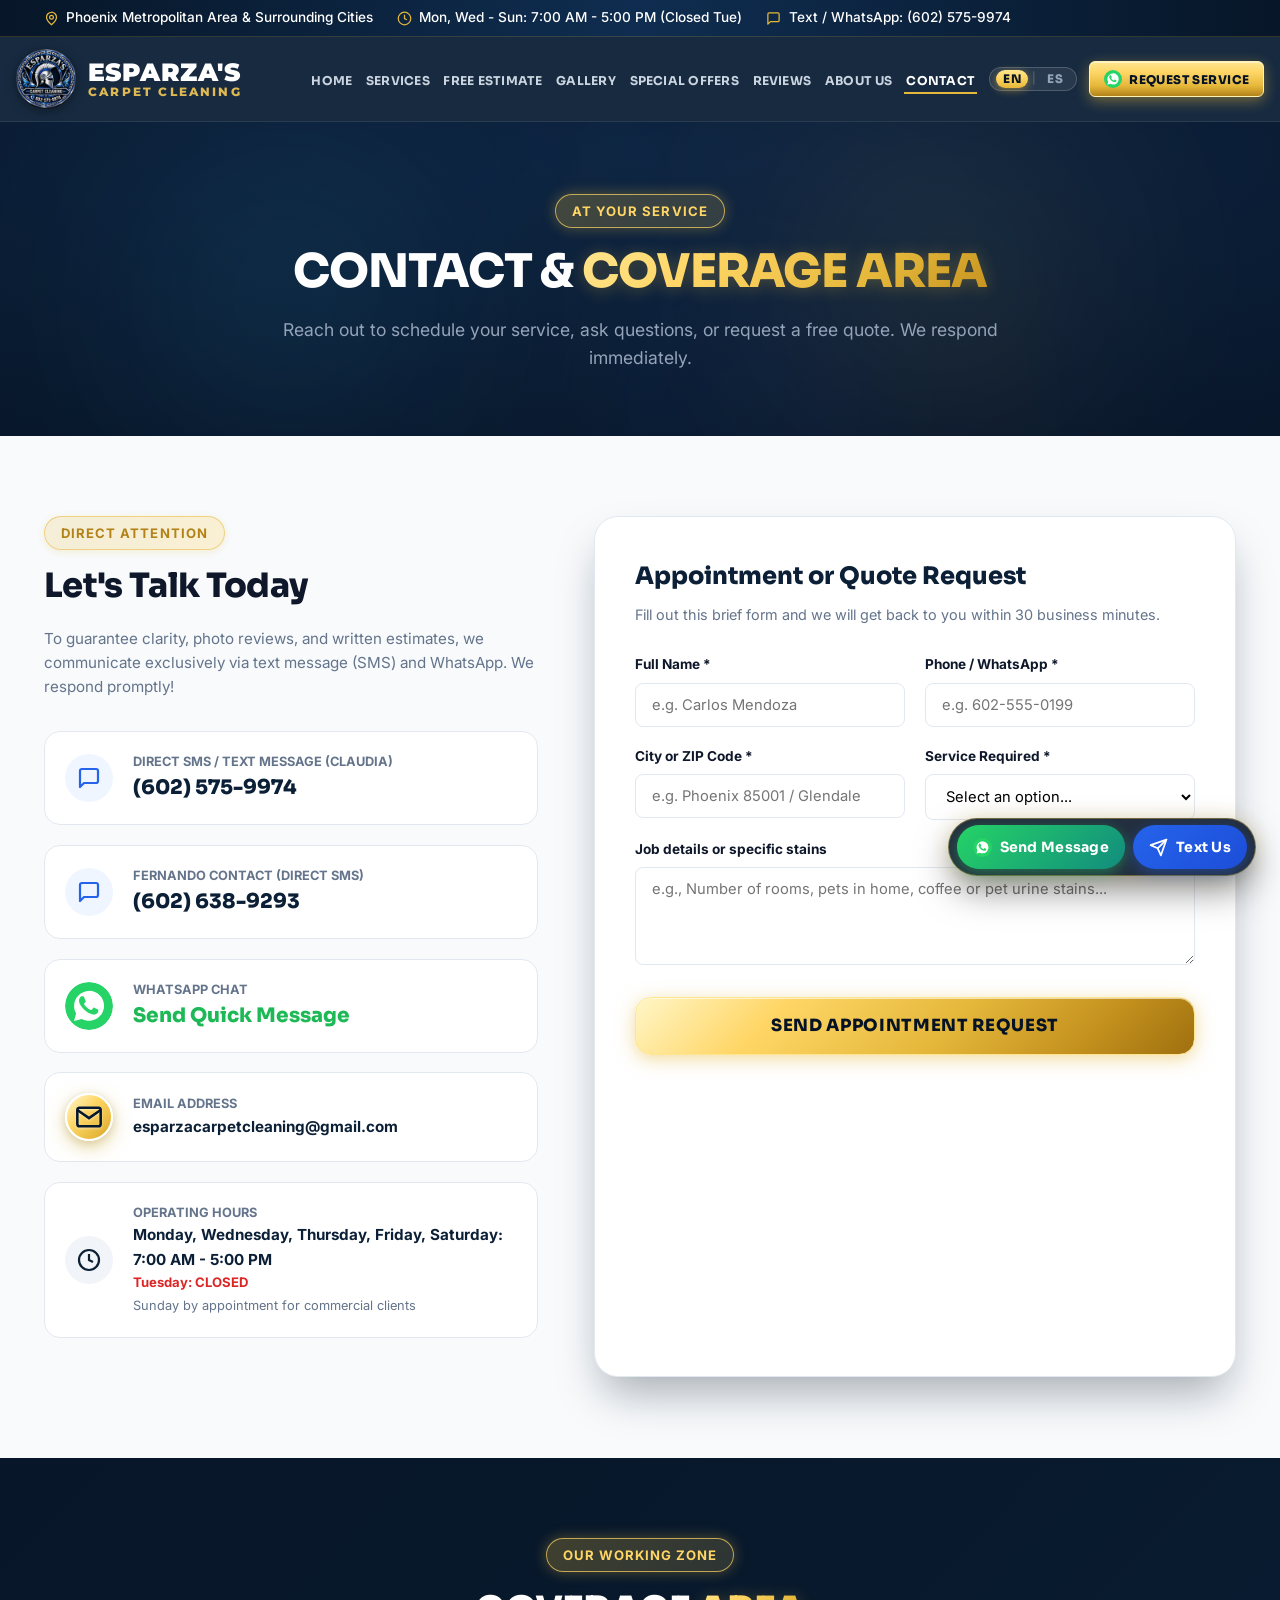
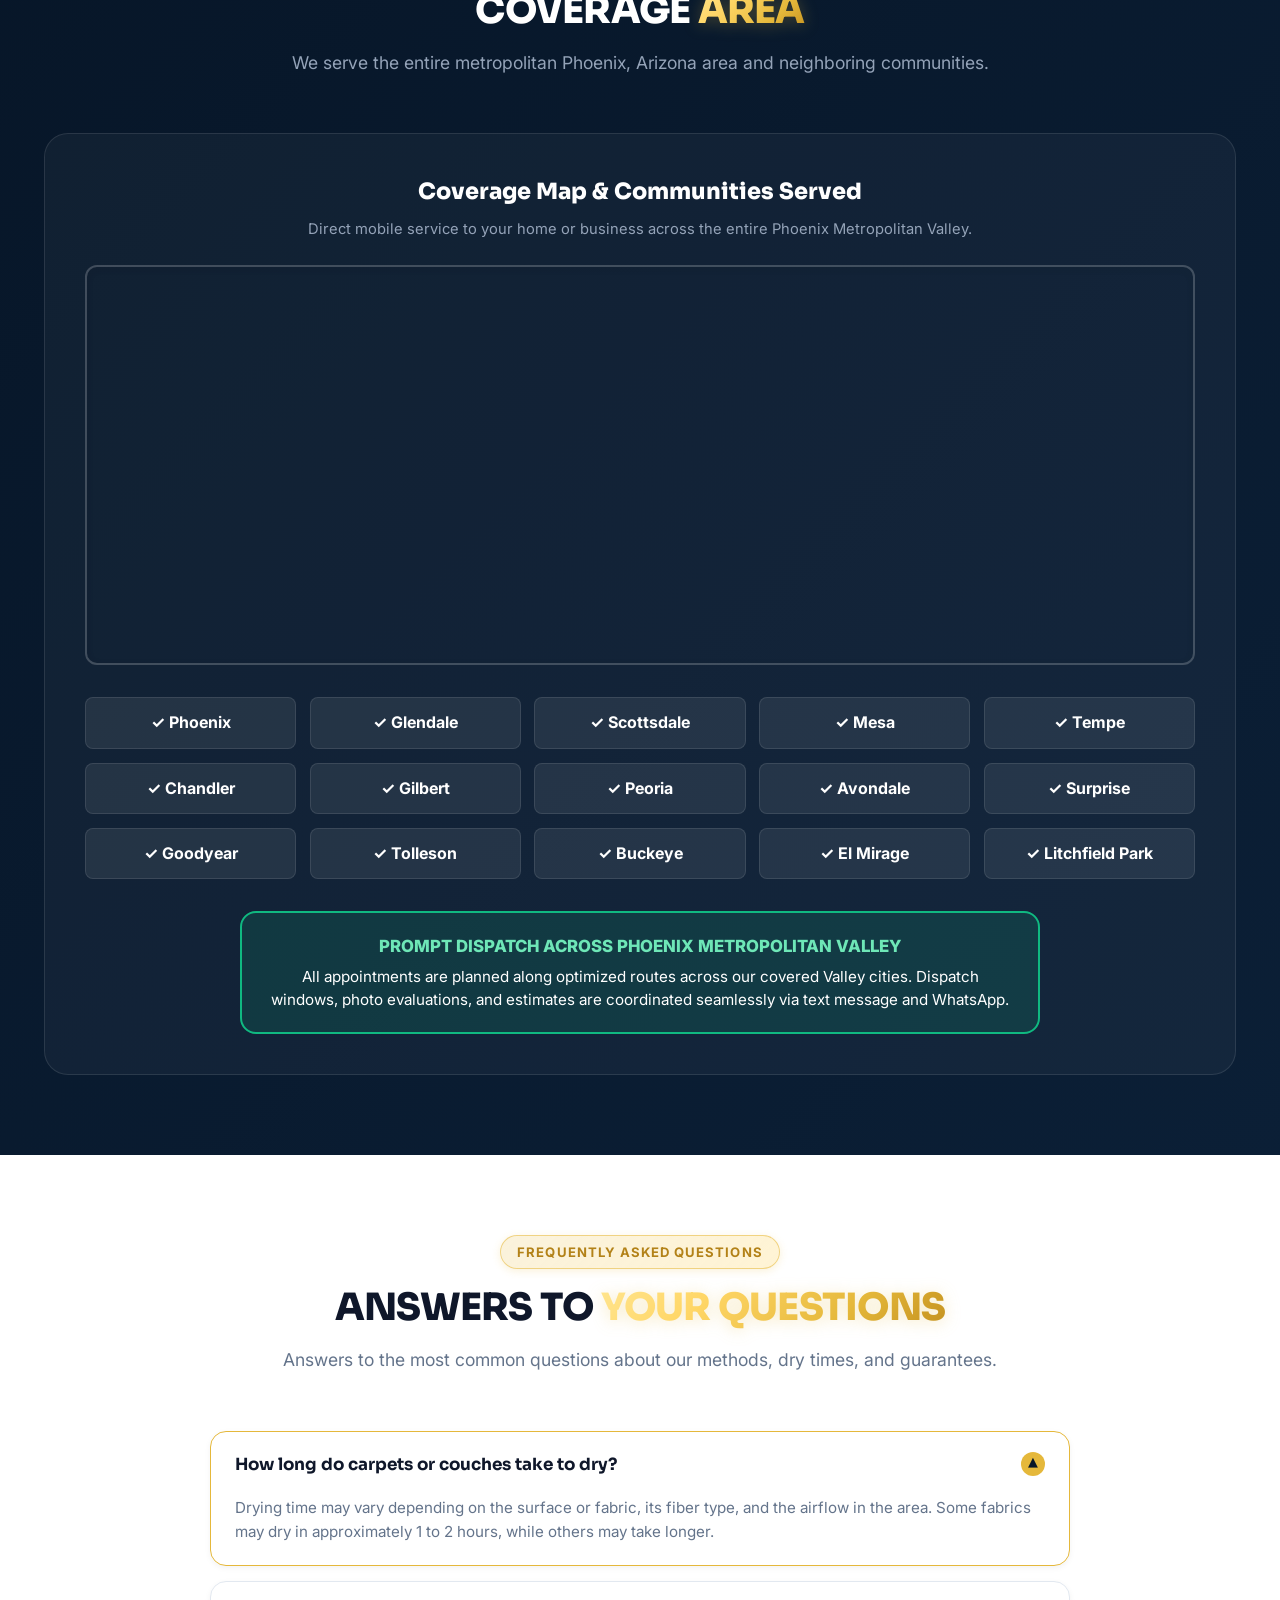
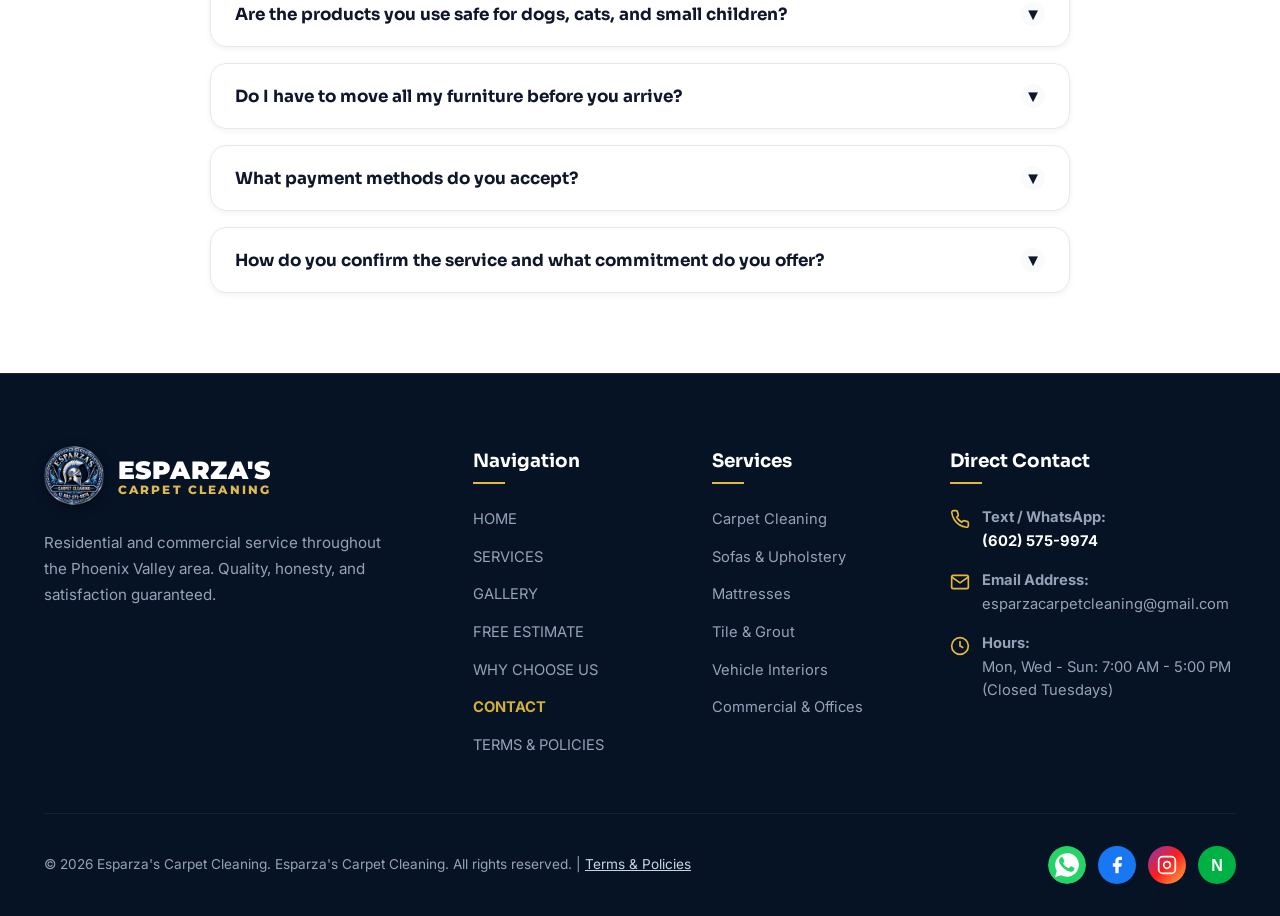
<file: contacto.html>
<!DOCTYPE html>
<html lang="en">
<head>
  <meta charset="UTF-8">
  <meta name="viewport" content="width=device-width, initial-scale=1.0">
  <title>Contact &amp; Coverage Area in Phoenix | Esparza's Carpet Cleaning</title>
  <meta name="description" content="Book your appointment or request information with Esparza's Carpet Cleaning in Phoenix, AZ. Tel: 602-575-9974. Serving the entire Phoenix Metro Valley.">
  <link rel="stylesheet" href="css/styles.css">
  <link rel="stylesheet" href="css/components.css">
  <link rel="icon" type="image/png" href="assets/images/logo-spartan.png">
</head>
<body>

  <!-- Top Notice Bar -->
  <div class="top-notice-bar">
    <div class="container">
      <div class="top-notice-info">
        <span class="top-notice-item">
          <svg width="15" height="15" viewBox="0 0 24 24" fill="none" stroke="currentColor" stroke-width="2"><path d="M12 2a8 8 0 0 0-8 8c0 5.25 8 12 8 12s8-6.75 8-12a8 8 0 0 0-8-8z"/><circle cx="12" cy="10" r="3"/></svg>
          <span data-i18n="top_area">Phoenix Metropolitan Area &amp; Surrounding Cities</span>
        </span>
        <span class="top-notice-item">
          <svg width="15" height="15" viewBox="0 0 24 24" fill="none" stroke="currentColor" stroke-width="2"><circle cx="12" cy="12" r="10"/><polyline points="12 6 12 12 16 14"/></svg>
          <span data-i18n="top_hours">Mon, Wed - Sun: 7:00 AM - 5:00 PM (Closed Tue)</span>
        </span>
        <span class="top-notice-item">
          <svg width="15" height="15" viewBox="0 0 24 24" fill="none" stroke="currentColor" stroke-width="2" stroke-linecap="round" stroke-linejoin="round"><path d="M21 15a2 2 0 0 1-2 2H7l-4 4V5a2 2 0 0 1 2-2h14a2 2 0 0 1 2 2z"/></svg>
          <span data-i18n="top_direct">Text / WhatsApp: (602) 575-9974</span>
        </span>
      </div>
    </div>
  </div>

  <!-- Header -->
  <header class="site-header">
    <div class="container header-inner">
      <a href="index.html" class="brand-logo" title="Esparza's Carpet Cleaning">
        <img src="assets/images/logo-spartan.png" alt="Esparza's Carpet Cleaning Logo" width="60" height="60" data-i18n-alt="logo_main_alt">
        <div class="logo-text-group">
          <span class="logo-main-text">ESPARZA'S</span>
          <span class="logo-sub-text">CARPET CLEANING</span>
        </div>
      </a>

      <nav class="main-nav">
        <ul class="nav-links">
          <li><a href="index.html" class="nav-link" data-i18n="nav_inicio">HOME</a></li>
          <li><a href="servicios.html" class="nav-link" data-i18n="nav_servicios">SERVICES</a></li>
          <li><a href="index.html#tarifas" class="nav-link" data-i18n="nav_tarifas">FREE ESTIMATE</a></li>
          <li><a href="galeria.html" class="nav-link" data-i18n="nav_galeria">GALLERY</a></li>
          <li><a href="index.html#promociones" class="nav-link" data-i18n="nav_promociones">SPECIAL OFFERS</a></li>
          <li><a href="index.html#comentarios" class="nav-link" data-i18n="nav_resenas">REVIEWS</a></li>
          <li><a href="nosotros.html" class="nav-link" data-i18n="nav_nosotros">ABOUT US</a></li>
          <li><a href="contacto.html" class="nav-link active" data-i18n="nav_contacto">CONTACT</a></li>
        </ul>

        <!-- Language Switcher (Desktop) -->
        <div class="lang-switch-container">
          <button type="button" class="lang-btn active" data-lang="en">EN</button>
          <span class="lang-separator">|</span>
          <button type="button" class="lang-btn" data-lang="es">ES</button>
        </div>

        <a href="solicitud.html" class="btn-nav-gold">
          <svg width="20" height="20" viewBox="0 0 24 24" fill="none" style="flex-shrink: 0;"><circle cx="12" cy="12" r="12" fill="#25D366"/><path d="M12.04 4.5c-4.14 0-7.5 3.36-7.5 7.5 0 1.33.35 2.62 1.01 3.75L4.5 19.5l3.86-1.01c1.1.6 2.34.91 3.68.91 4.14 0 7.5-3.36 7.5-7.5s-3.36-7.5-7.5-7.5zm4.45 10.63c-.19.53-1.09 1.01-1.54 1.07-.39.06-.9.08-1.46-.1-.34-.11-.79-.26-1.37-.51-2.43-1.05-4-3.52-4.12-3.68-.12-.16-.99-1.32-.99-2.51 0-1.19.63-1.78.85-2.02.22-.24.48-.3.64-.3.16 0 .32 0 .46.01.15.01.35-.06.55.42.21.49.71 1.74.77 1.87.06.13.1.28.02.44-.08.16-.12.26-.24.4-.12.14-.26.31-.37.42-.12.12-.25.25-.11.49.14.24.62 1.02 1.33 1.65.91.81 1.68 1.06 1.92 1.18.24.12.38.1.52-.06.14-.16.6-.7.76-.94.16-.24.32-.2.53-.12.21.08 1.33.63 1.56.74.23.12.38.18.44.27.06.1.06.57-.13 1.1z" fill="#FFFFFF"/></svg>
          <span data-i18n="nav_cta">REQUEST SERVICE</span>
        </a>
      </nav>

      <button class="mobile-toggle-btn" aria-label="Mobile Navigation Menu" data-i18n-aria="nav_menu_aria">
        <svg width="26" height="26" viewBox="0 0 24 24" fill="none" stroke="currentColor" stroke-width="2.5"><path d="M4 6h16M4 12h16M4 18h16"/></svg>
      </button>
    </div>
  </header>

  <!-- Mobile Drawer -->
  <div class="mobile-menu-drawer">
    <!-- Language Switcher (Mobile Drawer) -->
    <div style="display: flex; justify-content: center; margin-bottom: 1.5rem;">
      <div class="lang-switch-container">
        <button type="button" class="lang-btn active" data-lang="en">EN</button>
        <span class="lang-separator">|</span>
        <button type="button" class="lang-btn" data-lang="es">ES</button>
      </div>
    </div>

    <ul class="mobile-nav-links">
      <li><a href="index.html" class="nav-link" data-i18n="nav_inicio">HOME</a></li>
      <li><a href="servicios.html" class="nav-link" data-i18n="nav_servicios">SERVICES</a></li>
      <li><a href="index.html#tarifas" class="nav-link" data-i18n="nav_tarifas">FREE ESTIMATE</a></li>
      <li><a href="galeria.html" class="nav-link" data-i18n="nav_galeria">GALLERY</a></li>
      <li><a href="index.html#promociones" class="nav-link" data-i18n="nav_promociones">SPECIAL OFFERS</a></li>
      <li><a href="index.html#comentarios" class="nav-link" data-i18n="nav_resenas">REVIEWS</a></li>
      <li><a href="nosotros.html" class="nav-link" data-i18n="nav_nosotros">ABOUT US</a></li>
      <li><a href="contacto.html" class="nav-link active" data-i18n="nav_contacto">CONTACT</a></li>
    </ul>
    <div style="margin-top: 1.5rem; display: flex; flex-direction: column; gap: 1rem;">
      <a href="solicitud.html" class="btn-nav-gold" style="width: 100%; justify-content: center;">
        <svg width="20" height="20" viewBox="0 0 24 24" fill="none" style="flex-shrink: 0;"><circle cx="12" cy="12" r="12" fill="#25D366"/><path d="M12.04 4.5c-4.14 0-7.5 3.36-7.5 7.5 0 1.33.35 2.62 1.01 3.75L4.5 19.5l3.86-1.01c1.1.6 2.34.91 3.68.91 4.14 0 7.5-3.36 7.5-7.5s-3.36-7.5-7.5-7.5zm4.45 10.63c-.19.53-1.09 1.01-1.54 1.07-.39.06-.9.08-1.46-.1-.34-.11-.79-.26-1.37-.51-2.43-1.05-4-3.52-4.12-3.68-.12-.16-.99-1.32-.99-2.51 0-1.19.63-1.78.85-2.02.22-.24.48-.3.64-.3.16 0 .32 0 .46.01.15.01.35-.06.55.42.21.49.71 1.74.77 1.87.06.13.1.28.02.44-.08.16-.12.26-.24.4-.12.14-.26.31-.37.42-.12.12-.25.25-.11.49.14.24.62 1.02 1.33 1.65.91.81 1.68 1.06 1.92 1.18.24.12.38.1.52-.06.14-.16.6-.7.76-.94.16-.24.32-.2.53-.12.21.08 1.33.63 1.56.74.23.12.38.18.44.27.06.1.06.57-.13 1.1z" fill="#FFFFFF"/></svg>
        <span data-i18n="nav_cta">REQUEST SERVICE</span>
      </a>
      <a href="https://wa.me/16025759974" target="_blank" rel="noopener" class="btn btn-secondary" style="width: 100%; justify-content: center;" data-i18n="nav_call">Text / WhatsApp: (602) 575-9974</a>
    </div>
  </div>

  <main>
    <!-- PAGE HERO -->
    <section class="section-dark" style="position: relative; overflow: hidden; padding: 4.5rem 0 4rem 0; background: radial-gradient(120% 120% at 50% 10%, #0c2340 0%, #061325 100%);">
      <!-- Ambient Glow Orbs -->
      <div class="ambient-glow-orb orb-amber" style="top: -60px; right: 10%; width: 420px; height: 420px;"></div>
      <div class="ambient-glow-orb orb-azure" style="bottom: -80px; left: 5%; width: 440px; height: 440px;"></div>
      <div class="ambient-glow-orb orb-navy" style="top: 35%; left: 45%; width: 340px; height: 340px;"></div>

      <div class="container" style="text-align: center; position: relative; z-index: 2;">
        <span class="section-badge gold reveal-on-scroll" data-i18n="con_hero_badge">At Your Service</span>
        <h1 class="section-title reveal-on-scroll stagger-1" style="font-size: 2.9rem;"><span data-i18n="con_hero_title_1">CONTACT &amp;</span> <span class="highlight" data-i18n="con_hero_title_2">COVERAGE AREA</span></h1>
        <p class="section-subtitle reveal-on-scroll stagger-2" style="max-width: 780px; margin: 0 auto;" data-i18n="con_hero_sub">
          Reach out to schedule your service, ask questions, or request a free quote. We respond immediately.
        </p>
      </div>
    </section>

    <!-- CANALES DE CONTACTO Y FORMULARIO -->
    <section class="section section-light">
      <div class="container">
        <div class="contact-layout-grid">
          
          <!-- Contact Info Cards -->
          <div class="reveal-on-scroll">
            <span class="section-badge gold" data-i18n="con_badge_direct">Direct Attention</span>
            <h2 class="section-title" style="font-size: 2.1rem; margin-bottom: 1.25rem;" data-i18n="con_talk_title">Let's Talk Today</h2>
            <p style="color: var(--color-text-muted); font-size: 0.95rem; line-height: 1.6; margin-bottom: 2rem;" data-i18n="con_talk_desc">
              We operate exclusively via text message and WhatsApp to keep clear, written records of quotes, photos, and scheduling details. You speak directly with the owners, and messages are always answered promptly!
            </p>

            <div style="display: flex; flex-direction: column; gap: 1.2rem; margin-bottom: 2.5rem;">
              <!-- Direct Text / SMS - Claudia (Principal) -->
              <a href="sms:16025759974" class="reveal-on-scroll stagger-1" style="background: #FFFFFF; border: 1px solid var(--color-border-light); border-radius: var(--radius-md); padding: 1.25rem; display: flex; align-items: center; gap: 1.25rem; transition: transform var(--transition-fast), box-shadow var(--transition-fast);">
                <div style="width: 48px; height: 48px; border-radius: 50%; background: #EFF6FF; color: var(--color-phone); display: flex; align-items: center; justify-content: center; flex-shrink: 0;">
                  <svg width="24" height="24" viewBox="0 0 24 24" fill="none" stroke="currentColor" stroke-width="2.2" stroke-linecap="round" stroke-linejoin="round"><path d="M21 15a2 2 0 0 1-2 2H7l-4 4V5a2 2 0 0 1 2-2h14a2 2 0 0 1 2 2z"/></svg>
                </div>
                <div>
                  <div style="font-size: 0.8rem; font-weight: 700; color: var(--color-text-muted); text-transform: uppercase;" data-i18n="con_phone_claudia_label">Direct SMS / Text (Claudia)</div>
                  <div style="font-family: var(--font-heading); font-size: 1.25rem; font-weight: 800; color: var(--color-primary);">(602) 575-9974</div>
                </div>
              </a>

              <!-- Direct Text / SMS - Fernando (Contacto Secundario) -->
              <a href="sms:16026389293" class="reveal-on-scroll stagger-1" style="background: #FFFFFF; border: 1px solid var(--color-border-light); border-radius: var(--radius-md); padding: 1.25rem; display: flex; align-items: center; gap: 1.25rem; transition: transform var(--transition-fast), box-shadow var(--transition-fast);">
                <div style="width: 48px; height: 48px; border-radius: 50%; background: #EFF6FF; color: var(--color-phone); display: flex; align-items: center; justify-content: center; flex-shrink: 0;">
                  <svg width="24" height="24" viewBox="0 0 24 24" fill="none" stroke="currentColor" stroke-width="2.2" stroke-linecap="round" stroke-linejoin="round"><path d="M21 15a2 2 0 0 1-2 2H7l-4 4V5a2 2 0 0 1 2-2h14a2 2 0 0 1 2 2z"/></svg>
                </div>
                <div>
                  <div style="font-size: 0.8rem; font-weight: 700; color: var(--color-text-muted); text-transform: uppercase;" data-i18n="con_phone_fernando_label">Fernando Contact</div>
                  <div style="font-family: var(--font-heading); font-size: 1.25rem; font-weight: 800; color: var(--color-primary);">(602) 638-9293</div>
                </div>
              </a>


              <!-- WhatsApp -->
              <a href="https://wa.me/16025759974?text=Hello%20Esparza's!%20I'd%20like%20information%20for%20a%20service" target="_blank" rel="noopener" class="reveal-on-scroll stagger-2" style="background: #FFFFFF; border: 1px solid var(--color-border-light); border-radius: var(--radius-md); padding: 1.25rem; display: flex; align-items: center; gap: 1.25rem; transition: transform var(--transition-fast), box-shadow var(--transition-fast);">
                <div style="width: 48px; height: 48px; border-radius: 50%; display: flex; align-items: center; justify-content: center; flex-shrink: 0; overflow: hidden;">
                  <svg width="48" height="48" viewBox="0 0 24 24" fill="none">
                    <circle cx="12" cy="12" r="12" fill="#25D366"/>
                    <path d="M12.04 4.5c-4.14 0-7.5 3.36-7.5 7.5 0 1.33.35 2.62 1.01 3.75L4.5 19.5l3.86-1.01c1.1.6 2.34.91 3.68.91 4.14 0 7.5-3.36 7.5-7.5s-3.36-7.5-7.5-7.5zm4.45 10.63c-.19.53-1.09 1.01-1.54 1.07-.39.06-.9.08-1.46-.1-.34-.11-.79-.26-1.37-.51-2.43-1.05-4-3.52-4.12-3.68-.12-.16-.99-1.32-.99-2.51 0-1.19.63-1.78.85-2.02.22-.24.48-.3.64-.3.16 0 .32 0 .46.01.15.01.35-.06.55.42.21.49.71 1.74.77 1.87.06.13.1.28.02.44-.08.16-.12.26-.24.4-.12.14-.26.31-.37.42-.12.12-.25.25-.11.49.14.24.62 1.02 1.33 1.65.91.81 1.68 1.06 1.92 1.18.24.12.38.1.52-.06.14-.16.6-.7.76-.94.16-.24.32-.2.53-.12.21.08 1.33.63 1.56.74.23.12.38.18.44.27.06.1.06.57-.13 1.1z" fill="#FFFFFF"/>
                  </svg>
                </div>
                <div>
                  <div style="font-size: 0.8rem; font-weight: 700; color: var(--color-text-muted); text-transform: uppercase;" data-i18n="con_wa_label">WhatsApp Chat</div>
                  <div style="font-family: var(--font-heading); font-size: 1.25rem; font-weight: 800; color: var(--color-whatsapp-hover);" data-i18n="con_wa_btn">Send Quick Message</div>
                </div>
              </a>

              <!-- Email -->
              <div class="reveal-on-scroll stagger-3" style="background: #FFFFFF; border: 1px solid var(--color-border-light); border-radius: var(--radius-md); padding: 1.25rem; display: flex; align-items: center; gap: 1.25rem; transition: transform var(--transition-fast);">
                <div class="gold-medallion-icon" style="width: 48px; height: 48px;">
                  <svg width="22" height="22" viewBox="0 0 24 24" fill="none" stroke="currentColor" stroke-width="2"><path d="M4 4h16c1.1 0 2 .9 2 2v12c0 1.1-.9 2-2 2H4c-1.1 0-2-.9-2-2V6c0-1.1.9-2 2-2z"/><polyline points="22,6 12,13 2,6"/></svg>
                </div>
                <div>
                  <div style="font-size: 0.8rem; font-weight: 700; color: var(--color-text-muted); text-transform: uppercase;" data-i18n="con_email_label">Email Address</div>
                  <a href="mailto:esparzacarpetcleaning@gmail.com" style="font-weight: 700; color: var(--color-primary); word-break: break-all; font-size: 0.95rem;">esparzacarpetcleaning@gmail.com</a>
                </div>
              </div>

              <!-- Horarios -->
              <div class="reveal-on-scroll stagger-4" style="background: #FFFFFF; border: 1px solid var(--color-border-light); border-radius: var(--radius-md); padding: 1.25rem; display: flex; align-items: center; gap: 1.25rem; transition: transform var(--transition-fast);">
                <div style="width: 48px; height: 48px; border-radius: 50%; background: #F1F5F9; color: var(--color-primary); display: flex; align-items: center; justify-content: center; flex-shrink: 0;">
                  <svg width="24" height="24" viewBox="0 0 24 24" fill="none" stroke="currentColor" stroke-width="2.2"><circle cx="12" cy="12" r="10"/><polyline points="12 6 12 12 16 14"/></svg>
                </div>
                <div>
                  <div style="font-size: 0.8rem; font-weight: 700; color: var(--color-text-muted); text-transform: uppercase;" data-i18n="con_hours_label">Operating Hours</div>
                  <div style="font-weight: 700; color: var(--color-primary); font-size: 0.95rem;" data-i18n="con_hours_val">Mon, Wed - Sun: 7:00 AM – 5:00 PM</div>
                  <div style="font-size: 0.82rem; color: #DC2626; font-weight: 700;" data-i18n="con_hours_tue">Tuesday: CLOSED</div>
                  <div style="font-size: 0.8rem; color: var(--color-text-muted); margin-top: 0.2rem;" data-i18n="con_hours_sun">Messages always answered promptly during working days</div>
                </div>
              </div>
            </div>
          </div>

          <!-- Contact Form Card -->
          <div class="reveal-on-scroll stagger-2" style="background: #FFFFFF; border-radius: var(--radius-lg); padding: 2.5rem; box-shadow: var(--shadow-xl); border: 1px solid var(--color-border-light); transition: transform var(--transition-normal);">
            <h3 style="font-family: var(--font-heading); font-size: 1.5rem; font-weight: 800; color: var(--color-primary); margin-bottom: 0.5rem;" data-i18n="con_form_title">
              Appointment or Quote Request
            </h3>
            <p style="font-size: 0.9rem; color: var(--color-text-muted); margin-bottom: 1.75rem;" data-i18n="con_form_sub">
              Fill out this brief form and we will get back to you within 30 business minutes.
            </p>

            <form id="contact-inquiry-form" onsubmit="handleContactSubmit(event)">
              <div class="form-row-2col">
                <div>
                  <label style="display: block; font-size: 0.85rem; font-weight: 700; margin-bottom: 0.4rem;" data-i18n="con_lbl_name">Full Name *</label>
                  <input type="text" required placeholder="e.g. Carlos Mendoza" style="width: 100%; padding: 0.75rem 1rem; border: 1px solid var(--color-border-light); border-radius: var(--radius-sm); font-size: 0.92rem;">
                </div>
                <div>
                  <label style="display: block; font-size: 0.85rem; font-weight: 700; margin-bottom: 0.4rem;" data-i18n="con_lbl_phone">Phone / WhatsApp *</label>
                  <input type="tel" required placeholder="e.g. 602-555-0199" style="width: 100%; padding: 0.75rem 1rem; border: 1px solid var(--color-border-light); border-radius: var(--radius-sm); font-size: 0.92rem;">
                </div>
              </div>

              <div class="form-row-2col">
                <div>
                  <label style="display: block; font-size: 0.85rem; font-weight: 700; margin-bottom: 0.4rem;" data-i18n="con_lbl_city">City or ZIP Code *</label>
                  <input type="text" required placeholder="e.g. Phoenix 85001 / Glendale" style="width: 100%; padding: 0.75rem 1rem; border: 1px solid var(--color-border-light); border-radius: var(--radius-sm); font-size: 0.92rem;">
                </div>
                <div>
                  <label style="display: block; font-size: 0.85rem; font-weight: 700; margin-bottom: 0.4rem;" data-i18n="con_lbl_service">Service Required *</label>
                  <select required style="width: 100%; padding: 0.75rem 1rem; border: 1px solid var(--color-border-light); border-radius: var(--radius-sm); font-size: 0.92rem; background: #FFF;">
                    <option value="" data-i18n="con_opt_select">Select an option...</option>
                    <option value="alfombras" data-i18n="con_opt_carpet">Carpet Cleaning</option>
                    <option value="sofas" data-i18n="con_opt_sofa">Couches / Sofas / Upholstery</option>
                    <option value="colchones" data-i18n="con_opt_mattress">Mattress Sanitization</option>
                    <option value="pisos" data-i18n="con_opt_tile">Tile &amp; Grout Cleaning</option>
                    <option value="sillas" data-i18n="con_opt_chairs">Dining Chairs</option>
                    <option value="vehiculos" data-i18n="con_opt_car">Car Interior Wash</option>
                    <option value="comercial" data-i18n="con_opt_comm">Commercial / Airbnb / Move-Out</option>
                    <option value="combo" data-i18n="con_opt_combo">Combo Package (Multiple Services)</option>
                  </select>
                </div>
              </div>

              <div style="margin-bottom: 1.5rem;">
                <label style="display: block; font-size: 0.85rem; font-weight: 700; margin-bottom: 0.4rem;" data-i18n="con_lbl_details">Job details or specific stains</label>
                <textarea rows="4" placeholder="e.g., Number of rooms, pets in home, coffee or pet urine stains..." style="width: 100%; padding: 0.75rem 1rem; border: 1px solid var(--color-border-light); border-radius: var(--radius-sm); font-size: 0.92rem; resize: vertical;"></textarea>
              </div>

              <button type="submit" class="btn btn-primary btn-lg" style="width: 100%;">
                <span data-i18n="con_btn_submit">Send Appointment Request</span>
              </button>

              <div id="contact-success-msg" style="display: none; margin-top: 1rem; padding: 1rem; background: #DCFCE7; border: 1px solid #86EFAC; color: #166534; border-radius: var(--radius-sm); font-size: 0.9rem; text-align: center; font-weight: 600;" data-i18n="con_success_msg">
                Thank you! We received your request. We will contact you shortly to confirm your booking. For immediate assistance, click the WhatsApp button on the bottom right.
              </div>
            </form>
          </div>

        </div>
      </div>
    </section>

    <!-- COBERTURA EN EL VALLE DE PHOENIX -->
    <section class="section section-dark" style="background: linear-gradient(135deg, #071628 0%, #0B1F36 100%);">
      <div class="container">
        <div class="section-header reveal-on-scroll">
          <span class="section-badge gold" data-i18n="con_cov_badge">Our Working Zone</span>
          <h2 class="section-title"><span data-i18n="con_cov_title_1">COVERAGE</span> <span class="highlight" data-i18n="con_cov_title_2">AREA</span></h2>
          <p class="section-subtitle" data-i18n="con_cov_sub">
            We serve the entire metropolitan Phoenix, Arizona area and neighboring communities.
          </p>
        </div>

        <div class="reveal-on-scroll stagger-1" style="background: rgba(255, 255, 255, 0.04); border: 1px solid rgba(255, 255, 255, 0.1); border-radius: var(--radius-lg); padding: 2.5rem;">
          <h3 style="font-family: var(--font-heading); font-size: 1.4rem; font-weight: 800; color: #FFFFFF; margin-bottom: 0.5rem; text-align: center;">
            <span data-i18n="con_cov_map_title">Coverage Map &amp; Communities Served</span>
          </h3>
          <p style="color: #94A3B8; text-align: center; font-size: 0.92rem; margin-bottom: 1.5rem;">
            <span data-i18n="con_cov_map_desc">Direct mobile service to your home or business across the entire Phoenix Metropolitan Valley.</span>
          </p>

          <!-- Interactive Google Maps Iframe Embed -->
          <div class="map-iframe-container" style="border-color: rgba(255,255,255,0.2);">
            <iframe 
              src="https://www.google.com/maps/embed?pb=!1m18!1m12!1m3!1d425345.5085816913!2d-112.35560942698947!3d33.47545938531126!2m3!1f0!2f0!3f0!3m2!1i1024!2i768!4f13.1!3m3!1m2!1s0x872b12ed50a179cb%3A0x8c69c7f841e15265!2sPhoenix%2C%20AZ!5e0!3m2!1sen!2sus!4v1700000000000!5m2!1sen!2sus" 
              title="Coverage Area of Esparza's Carpet Cleaning in Phoenix AZ" 
              loading="lazy" 
              referrerpolicy="no-referrer-when-downgrade">
            </iframe>
          </div>

          <div style="display: grid; grid-template-columns: repeat(auto-fit, minmax(180px, 1fr)); gap: 0.85rem; margin: 2rem 0;">
            <div style="background: rgba(255, 255, 255, 0.08); padding: 0.75rem 1rem; border-radius: var(--radius-sm); text-align: center; font-weight: 700; color: #FFFFFF; border: 1px solid rgba(255,255,255,0.1);">
              ✓ Phoenix
            </div>
            <div style="background: rgba(255, 255, 255, 0.08); padding: 0.75rem 1rem; border-radius: var(--radius-sm); text-align: center; font-weight: 700; color: #FFFFFF; border: 1px solid rgba(255,255,255,0.1);">
              ✓ Glendale
            </div>
            <div style="background: rgba(255, 255, 255, 0.08); padding: 0.75rem 1rem; border-radius: var(--radius-sm); text-align: center; font-weight: 700; color: #FFFFFF; border: 1px solid rgba(255,255,255,0.1);">
              ✓ Scottsdale
            </div>
            <div style="background: rgba(255, 255, 255, 0.08); padding: 0.75rem 1rem; border-radius: var(--radius-sm); text-align: center; font-weight: 700; color: #FFFFFF; border: 1px solid rgba(255,255,255,0.1);">
              ✓ Mesa
            </div>
            <div style="background: rgba(255, 255, 255, 0.08); padding: 0.75rem 1rem; border-radius: var(--radius-sm); text-align: center; font-weight: 700; color: #FFFFFF; border: 1px solid rgba(255,255,255,0.1);">
              ✓ Tempe
            </div>
            <div style="background: rgba(255, 255, 255, 0.08); padding: 0.75rem 1rem; border-radius: var(--radius-sm); text-align: center; font-weight: 700; color: #FFFFFF; border: 1px solid rgba(255,255,255,0.1);">
              ✓ Chandler
            </div>
            <div style="background: rgba(255, 255, 255, 0.08); padding: 0.75rem 1rem; border-radius: var(--radius-sm); text-align: center; font-weight: 700; color: #FFFFFF; border: 1px solid rgba(255,255,255,0.1);">
              ✓ Gilbert
            </div>
            <div style="background: rgba(255, 255, 255, 0.08); padding: 0.75rem 1rem; border-radius: var(--radius-sm); text-align: center; font-weight: 700; color: #FFFFFF; border: 1px solid rgba(255,255,255,0.1);">
              ✓ Peoria
            </div>
            <div style="background: rgba(255, 255, 255, 0.08); padding: 0.75rem 1rem; border-radius: var(--radius-sm); text-align: center; font-weight: 700; color: #FFFFFF; border: 1px solid rgba(255,255,255,0.1);">
              ✓ Avondale
            </div>
            <div style="background: rgba(255, 255, 255, 0.08); padding: 0.75rem 1rem; border-radius: var(--radius-sm); text-align: center; font-weight: 700; color: #FFFFFF; border: 1px solid rgba(255,255,255,0.1);">
              ✓ Surprise
            </div>
            <div style="background: rgba(255, 255, 255, 0.08); padding: 0.75rem 1rem; border-radius: var(--radius-sm); text-align: center; font-weight: 700; color: #FFFFFF; border: 1px solid rgba(255,255,255,0.1);">
              ✓ Goodyear
            </div>
            <div style="background: rgba(255, 255, 255, 0.08); padding: 0.75rem 1rem; border-radius: var(--radius-sm); text-align: center; font-weight: 700; color: #FFFFFF; border: 1px solid rgba(255,255,255,0.1);">
              ✓ Tolleson
            </div>
            <div style="background: rgba(255, 255, 255, 0.08); padding: 0.75rem 1rem; border-radius: var(--radius-sm); text-align: center; font-weight: 700; color: #FFFFFF; border: 1px solid rgba(255,255,255,0.1);">
              ✓ Buckeye
            </div>
            <div style="background: rgba(255, 255, 255, 0.08); padding: 0.75rem 1rem; border-radius: var(--radius-sm); text-align: center; font-weight: 700; color: #FFFFFF; border: 1px solid rgba(255,255,255,0.1);">
              ✓ El Mirage
            </div>
            <div style="background: rgba(255, 255, 255, 0.08); padding: 0.75rem 1rem; border-radius: var(--radius-sm); text-align: center; font-weight: 700; color: #FFFFFF; border: 1px solid rgba(255,255,255,0.1);">
              ✓ Litchfield Park
            </div>
          </div>

          <!-- Valley Route Dispatch Notice -->
          <div class="reveal-on-scroll stagger-2" style="background: rgba(16, 185, 129, 0.15); border: 2px solid #10B981; border-radius: var(--radius-md); padding: 1.25rem 1.75rem; text-align: center; max-width: 800px; margin: 0 auto;">
            <span style="display: inline-flex; align-items: center; gap: 0.5rem; color: #6EE7B7; font-weight: 800; font-size: 1.05rem;" data-i18n="cov_positive_title">
              <svg width="22" height="22" viewBox="0 0 24 24" fill="none" stroke="currentColor" stroke-width="2.5"><path d="M22 11.08V12a10 10 0 1 1-5.93-9.14"/><polyline points="22 4 12 14.01 9 11.01"/></svg>
              PROMPT DISPATCH ACROSS PHOENIX METROPOLITAN VALLEY
            </span>
            <p style="color: #FFFFFF; font-size: 0.95rem; margin-top: 0.4rem; line-height: 1.5;" data-i18n="cov_positive_desc">
              All appointments are planned along optimized routes across our covered Valley cities. Dispatch windows, photo evaluations, and estimates are coordinated seamlessly via text message and WhatsApp.
            </p>
          </div>
        </div>
        </div>
      </div>
    </section>

    <!-- PREGUNTAS FRECUENTES (FAQ INTERACTIVO) -->
    <section class="section section-white">
      <div class="container">
        <div class="section-header reveal-on-scroll">
          <span class="section-badge gold" data-i18n="con_faq_badge">Frequently Asked Questions</span>
          <h2 class="section-title"><span data-i18n="con_faq_title_1">ANSWERS TO</span> <span class="highlight" data-i18n="con_faq_title_2">YOUR QUESTIONS</span></h2>
          <p class="section-subtitle" data-i18n="con_faq_sub">Answers to the most common questions about our methods, dry times, and guarantees.</p>
        </div>

        <div class="faq-accordion">
          <!-- FAQ 1 -->
          <div class="faq-item active reveal-on-scroll stagger-1">
            <button class="faq-question">
              <span data-i18n="con_faq1_q">How long do carpets or couches take to dry?</span>
              <span class="faq-icon">&#9660;</span>
            </button>
            <div class="faq-answer" data-i18n="con_faq1_a">
              Drying time may vary depending on the surface or fabric, its fiber type, and the airflow in the area. Some fabrics may dry in approximately 1 to 2 hours, while others may take longer.
            </div>
          </div>

          <!-- FAQ 2 -->
          <div class="faq-item reveal-on-scroll stagger-2">
            <button class="faq-question">
              <span data-i18n="con_faq2_q">Are the products you use safe for dogs, cats, and small children?</span>
              <span class="faq-icon">&#9660;</span>
            </button>
            <div class="faq-answer" data-i18n="con_faq2_a">
              Yes, completely. Over our years of experience in the Phoenix Valley, we have carefully selected top-tier professional products that deliver deep, spotless results without compromising household safety. Our proven formulas and track record speak for themselves—our clients consistently enjoy clean, refreshed spaces with complete peace of mind.
            </div>
          </div>

          <!-- FAQ 3 -->
          <div class="faq-item reveal-on-scroll stagger-3">
            <button class="faq-question">
              <span data-i18n="con_faq3_q">Do I have to move all my furniture before you arrive?</span>
              <span class="faq-icon">&#9660;</span>
            </button>
            <div class="faq-answer" data-i18n="con_faq3_a">
              We ask clients to clear floors of small items, toys, cables, and fragile decorations. For lightweight furniture (like coffee tables or chairs), we are happy to shift them and place protective pads under the legs. Extremely heavy furniture like King beds or built-in bookshelves are meticulously cleaned around.
            </div>
          </div>

          <!-- FAQ 4 -->
          <div class="faq-item reveal-on-scroll stagger-4">
            <button class="faq-question">
              <span data-i18n="con_faq4_q">What payment methods do you accept?</span>
              <span class="faq-icon">&#9660;</span>
            </button>
            <div class="faq-answer" data-i18n="con_faq4_a">
              We accept Cash and Zelle transfers upon job completion and client walkthrough. Detailed receipts and invoices are provided for commercial accounts.
            </div>
          </div>

          <!-- FAQ 5 -->
          <div class="faq-item reveal-on-scroll stagger-5">
            <button class="faq-question">
              <span data-i18n="con_faq5_q">¿Cómo confirman el servicio y qué compromiso ofrecen?</span>
              <span class="faq-icon">&#9660;</span>
            </button>
            <div class="faq-answer" data-i18n="con_faq5_a">
              Nuestro compromiso es ofrecerte atención personal y precios claros. Antes de comenzar, evaluamos los materiales y manchas, confirmamos contigo el servicio solicitado y su precio, y te explicamos lo que se puede lograr según el tipo de fibra. Si tienes preguntas o inquietudes, puedes comunicarte directamente con Claudia por mensaje o WhatsApp al (602) 575-9974.
            </div>
          </div>
        </div>
      </div>
    </section>
  </main>

  <!-- FOOTER -->
  <footer class="site-footer">
    <div class="container">
      <div class="footer-grid">
        <div class="footer-brand">
          <a href="index.html" class="brand-logo" style="display: inline-flex; align-items: center; gap: 0.85rem; text-decoration: none;">
            <img src="assets/images/logo-spartan.png" alt="Esparza's Logo" width="48" height="48" style="width: 48px; height: 48px; object-fit: contain; filter: drop-shadow(0 2px 6px rgba(0,0,0,0.4));" data-i18n-alt="logo_footer_alt">
            <div class="logo-text-group" style="display: flex; flex-direction: column;">
              <span class="logo-main-text" style="font-family: 'Montserrat', var(--font-heading); font-size: 1.4rem; font-weight: 900; color: #FFFFFF; line-height: 1.05; text-transform: uppercase;">ESPARZA'S</span>
              <span class="logo-sub-text" style="font-size: 0.72rem; font-weight: 800; color: #DEB853; text-transform: uppercase; letter-spacing: 0.18em;">CARPET CLEANING</span>
            </div>
          </a>
          <p data-i18n="footer_brand_desc">
            Deep steam injection and extraction specialists in Phoenix, AZ. Residential and commercial cleaning with professional-grade products safe for your entire family.
          </p>
        </div>

        <div>
          <h4 class="footer-col-title" data-i18n="footer_nav_title">Navigation</h4>
          <ul class="footer-nav-list">
            <li><a href="index.html" data-i18n="nav_home">Home</a></li>
            <li><a href="servicios.html" data-i18n="nav_services">Our Services</a></li>
            <li><a href="galeria.html" data-i18n="nav_gallery">Before &amp; After Gallery</a></li>
            <li><a href="solicitud.html" data-i18n="nav_quote">Request Service</a></li>
            <li><a href="nosotros.html" data-i18n="nav_why">Why Esparza's?</a></li>
            <li><a href="contacto.html" style="color: #D4AF37; font-weight: 700;" data-i18n="nav_contact">Contact &amp; Coverage</a></li>
            <li><a href="terminos.html" data-i18n="nav_terms">Terms &amp; Policies</a></li>
          </ul>
        </div>

        <div>
          <h4 class="footer-col-title" data-i18n="footer_services_title">Services</h4>
          <ul class="footer-nav-list">
            <li><a href="servicios.html#alfombras" data-i18n="footer_srv_carpet">Carpet Cleaning</a></li>
            <li><a href="servicios.html#sofas" data-i18n="footer_srv_sofas">Couches &amp; Sofas</a></li>
            <li><a href="servicios.html#colchones" data-i18n="footer_srv_mattress">Mattresses</a></li>
            <li><a href="servicios.html#pisos" data-i18n="footer_srv_tile">Tile &amp; Grout</a></li>
            <li><a href="servicios.html#vehiculos" data-i18n="footer_srv_cars">Auto Interiors</a></li>
            <li><a href="servicios.html#comercial" data-i18n="footer_srv_comm">Commercial &amp; Airbnb</a></li>
          </ul>
        </div>

        <div>
          <h4 class="footer-col-title" data-i18n="footer_contact_title">Contact</h4>
          <ul class="footer-contact-list">
            <li class="footer-contact-item">
              <svg width="20" height="20" viewBox="0 0 24 24" fill="none" stroke="currentColor" stroke-width="2"><path d="M22 16.92v3a2 2 0 0 1-2.18 2 19.79 19.79 0 0 1-8.63-3.07 19.5 19.5 0 0 1-6-6 19.79 19.79 0 0 1-3.07-8.67A2 2 0 0 1 4.11 2h3a2 2 0 0 1 2 1.72 12.84 12.84 0 0 0 .7 2.81 2 2 0 0 1-.45 2.11L8.09 9.91a16 16 0 0 0 6 6l1.27-1.27a2 2 0 0 1 2.11-.45 12.84 12.84 0 0 0 2.81.7A2 2 0 0 1 22 16.92z"/></svg>
              <div>
                <strong data-i18n="footer_lbl_phone">Text / WhatsApp:</strong><br>
                <a href="https://wa.me/16025759974" target="_blank" rel="noopener" style="color:#FFFFFF; font-weight:700;">(602) 575-9974</a>
              </div>
            </li>
            <li class="footer-contact-item">
              <svg width="20" height="20" viewBox="0 0 24 24" fill="none" stroke="currentColor" stroke-width="2"><path d="M4 4h16c1.1 0 2 .9 2 2v12c0 1.1-.9 2-2 2H4c-1.1 0-2-.9-2-2V6c0-1.1.9-2 2-2z"/><polyline points="22,6 12,13 2,6"/></svg>
              <div>
                <strong data-i18n="footer_lbl_email">Email:</strong><br>
                <a href="mailto:esparzacarpetcleaning@gmail.com">esparzacarpetcleaning@gmail.com</a>
              </div>
            </li>
            <li class="footer-contact-item">
              <svg width="20" height="20" viewBox="0 0 24 24" fill="none" stroke="currentColor" stroke-width="2"><circle cx="12" cy="12" r="10"/><polyline points="12 6 12 12 16 14"/></svg>
              <div>
                <strong data-i18n="footer_lbl_hours">Business Hours:</strong><br>
                <span data-i18n="footer_hours_val">Mon, Wed - Sun: 7:00 AM - 5:00 PM (Closed Tue)</span>
              </div>
            </li>
          </ul>
        </div>
      </div>

      <div class="footer-bottom">
        <div>
          &copy; <span class="current-year">2026</span> Esparza's Carpet Cleaning. <span data-i18n="footer_rights">All rights reserved.</span> | <a href="terminos.html" style="color: #CBD5E1; text-decoration: underline;" data-i18n="footer_terms">Terms &amp; Policies</a>
        </div>
        <div class="footer-social-links" style="display: flex; gap: 0.75rem; align-items: center;">
          <a href="https://wa.me/16025759974" target="_blank" rel="noopener" class="social-icon-btn" title="WhatsApp Direct" style="display:inline-flex;align-items:center;justify-content:center;width:38px;height:38px;border-radius:50%;overflow:hidden;">
            <svg width="38" height="38" viewBox="0 0 24 24" fill="none">
              <circle cx="12" cy="12" r="12" fill="#25D366"/>
              <path d="M12.04 4.5c-4.14 0-7.5 3.36-7.5 7.5 0 1.33.35 2.62 1.01 3.75L4.5 19.5l3.86-1.01c1.1.6 2.34.91 3.68.91 4.14 0 7.5-3.36 7.5-7.5s-3.36-7.5-7.5-7.5zm4.45 10.63c-.19.53-1.09 1.01-1.54 1.07-.39.06-.9.08-1.46-.1-.34-.11-.79-.26-1.37-.51-2.43-1.05-4-3.52-4.12-3.68-.12-.16-.99-1.32-.99-2.51 0-1.19.63-1.78.85-2.02.22-.24.48-.3.64-.3.16 0 .32 0 .46.01.15.01.35-.06.55.42.21.49.71 1.74.77 1.87.06.13.1.28.02.44-.08.16-.12.26-.24.4-.12.14-.26.31-.37.42-.12.12-.25.25-.11.49.14.24.62 1.02 1.33 1.65.91.81 1.68 1.06 1.92 1.18.24.12.38.1.52-.06.14-.16.6-.7.76-.94.16-.24.32-.2.53-.12.21.08 1.33.63 1.56.74.23.12.38.18.44.27.06.1.06.57-.13 1.1z" fill="#FFFFFF"/>
            </svg>
          </a>
          <a href="https://www.facebook.com/profile.php?id=100064240503033" target="_blank" rel="noopener" class="social-icon-btn" title="Facebook Official" style="display:inline-flex;align-items:center;justify-content:center;width:38px;height:38px;border-radius:50%;background:#1877F2;color:#FFF;">
            <svg width="20" height="20" viewBox="0 0 24 24" fill="currentColor"><path d="M18 2h-3a5 5 0 0 0-5 5v3H7v4h3v8h4v-8h3l1-4h-4V7a1 1 0 0 1 1-1h3z"/></svg>
          </a>
          <a href="https://www.instagram.com/esparzascarpetcleaning/" target="_blank" rel="noopener" class="social-icon-btn" title="Instagram Official" style="display:inline-flex;align-items:center;justify-content:center;width:38px;height:38px;border-radius:50%;background:linear-gradient(135deg, #833ab4, #fd1d1d, #fcb045);color:#FFF;">
            <svg width="20" height="20" viewBox="0 0 24 24" fill="none" stroke="currentColor" stroke-width="2"><rect x="2" y="2" width="20" height="20" rx="5"/><path d="M16 11.37A4 4 0 1 1 12.63 8 4 4 0 0 1 16 11.37z"/><line x1="17.5" y1="6.5" x2="17.51" y2="6.5"/></svg>
          </a>
          <a href="https://nextdoor.com/pages/esparzas-carpet-cleaning-phoenix-az/" target="_blank" rel="noopener" class="social-icon-btn" title="Nextdoor Phoenix" style="display:inline-flex;align-items:center;justify-content:center;width:38px;height:38px;border-radius:50%;background:#00B246;color:#FFF;font-weight:900;font-size:16px;">
            <span style="font-family:sans-serif;font-weight:900;">N</span>
          </a>
        </div>
      </div>
    </div>
  </footer>

  <!-- FLOATING STICKY CTA DOCK (WhatsApp & Direct SMS) -->
  <div class="floating-actions-dock">
    <a href="https://wa.me/16025759974?text=Hello%20Esparza's!%20I'd%20like%20to%20learn%20more%20about%20your%20services" target="_blank" rel="noopener" class="dock-btn dock-btn-schedule" title="WhatsApp">
      <svg class="dock-btn-icon" viewBox="0 0 24 24" fill="none">
        <circle cx="12" cy="12" r="12" fill="#25D366"/>
        <path d="M12.04 4.5c-4.14 0-7.5 3.36-7.5 7.5 0 1.33.35 2.62 1.01 3.75L4.5 19.5l3.86-1.01c1.1.6 2.34.91 3.68.91 4.14 0 7.5-3.36 7.5-7.5s-3.36-7.5-7.5-7.5zm4.45 10.63c-.19.53-1.09 1.01-1.54 1.07-.39.06-.9.08-1.46-.1-.34-.11-.79-.26-1.37-.51-2.43-1.05-4-3.52-4.12-3.68-.12-.16-.99-1.32-.99-2.51 0-1.19.63-1.78.85-2.02.22-.24.48-.3.64-.3.16 0 .32 0 .46.01.15.01.35-.06.55.42.21.49.71 1.74.77 1.87.06.13.1.28.02.44-.08.16-.12.26-.24.4-.12.14-.26.31-.37.42-.12.12-.25.25-.11.49.14.24.62 1.02 1.33 1.65.91.81 1.68 1.06 1.92 1.18.24.12.38.1.52-.06.14-.16.6-.7.76-.94.16-.24.32-.2.53-.12.21.08 1.33.63 1.56.74.23.12.38.18.44.27.06.1.06.57-.13 1.1z" fill="#FFFFFF"/>
      </svg>
      <span class="dock-btn-label" data-i18n="dock_schedule">Enviar Mensaje</span>
    </a>
    <a href="sms:16025759974" class="dock-btn dock-btn-call" title="Send SMS / Text Us">
      <svg class="dock-btn-icon" viewBox="0 0 24 24" fill="none" stroke="currentColor" stroke-width="2.2" stroke-linecap="round" stroke-linejoin="round">
        <line x1="22" y1="2" x2="11" y2="13"></line>
        <polygon points="22 2 15 22 11 13 2 9 22 2"></polygon>
      </svg>
      <span class="dock-btn-label" data-i18n="dock_call">Text Us</span>
    </a>
  </div>

  <script src="js/i18n.js"></script>
  <script src="js/main.js"></script>
  <script>
    function handleContactSubmit(e) {
      e.preventDefault();
      document.getElementById('contact-success-msg').style.display = 'block';
      e.target.reset();
    }
  </script>
</body>
</html>
</file>
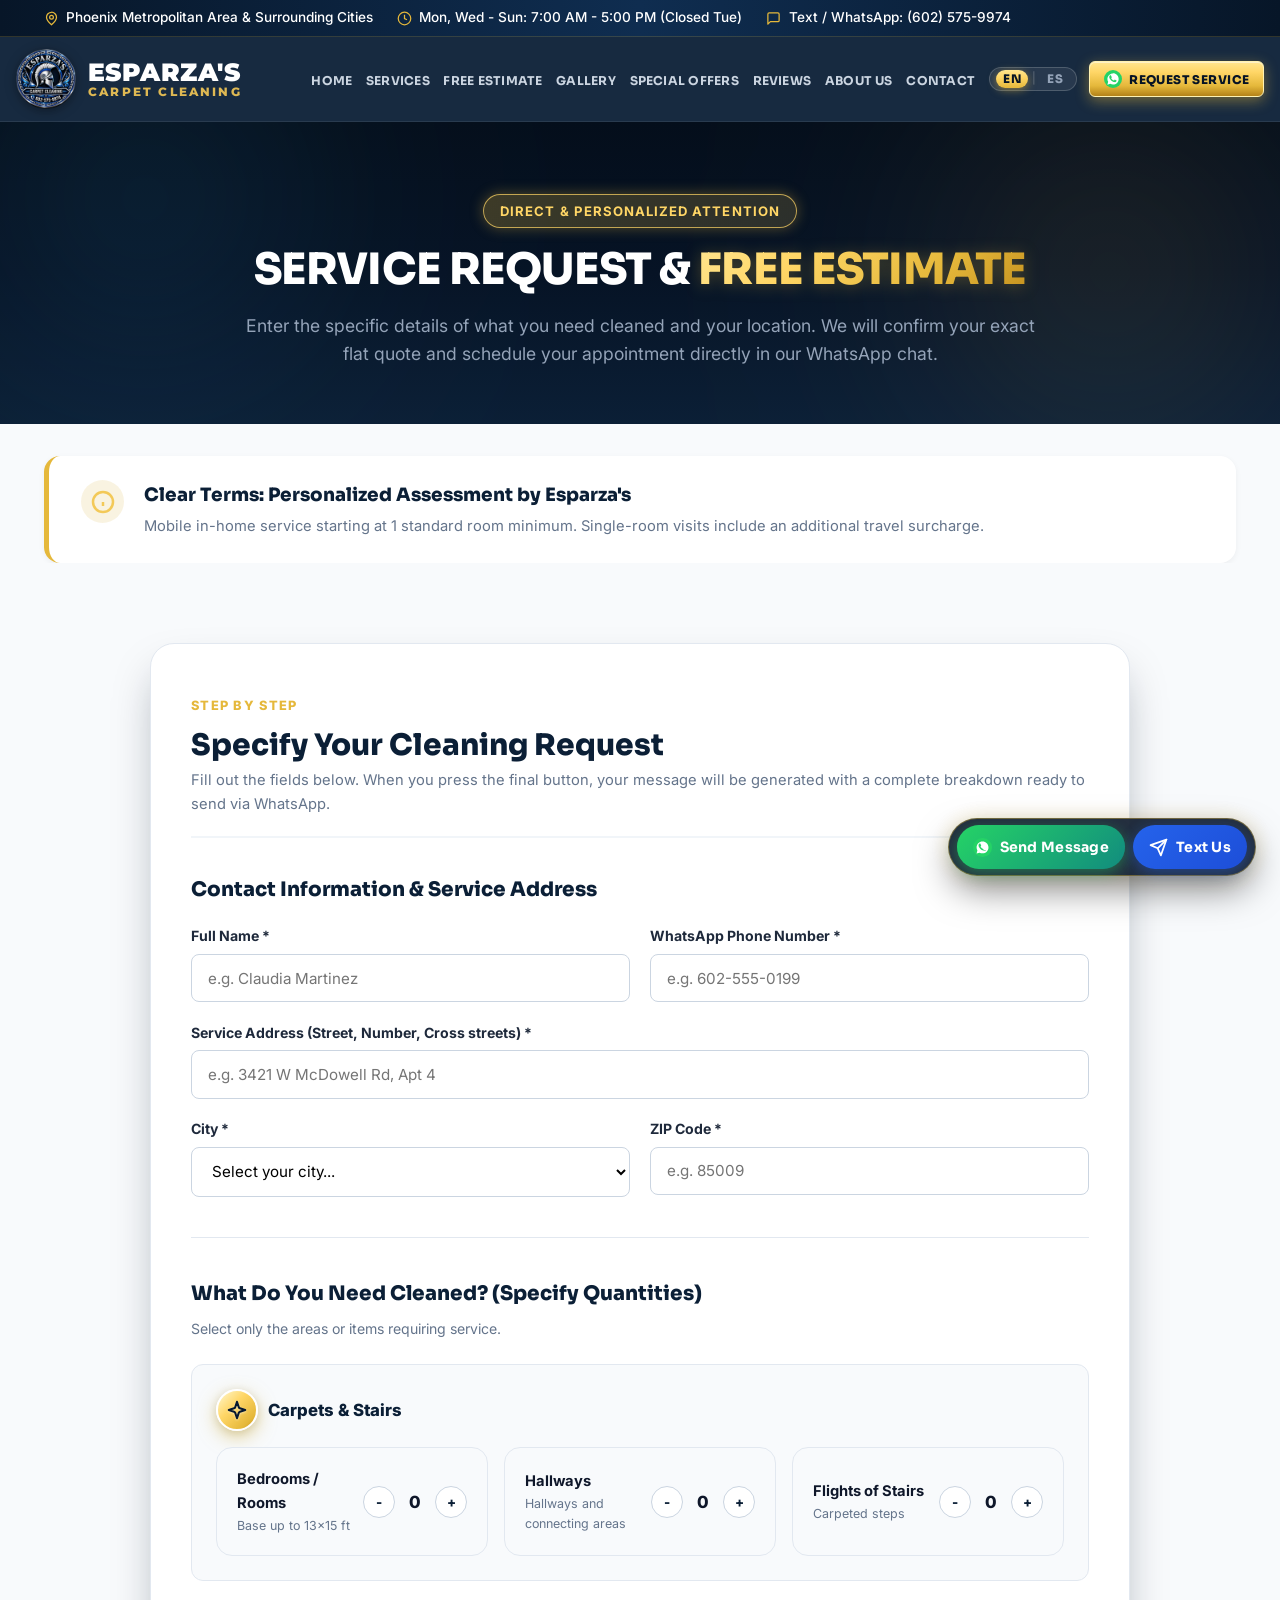
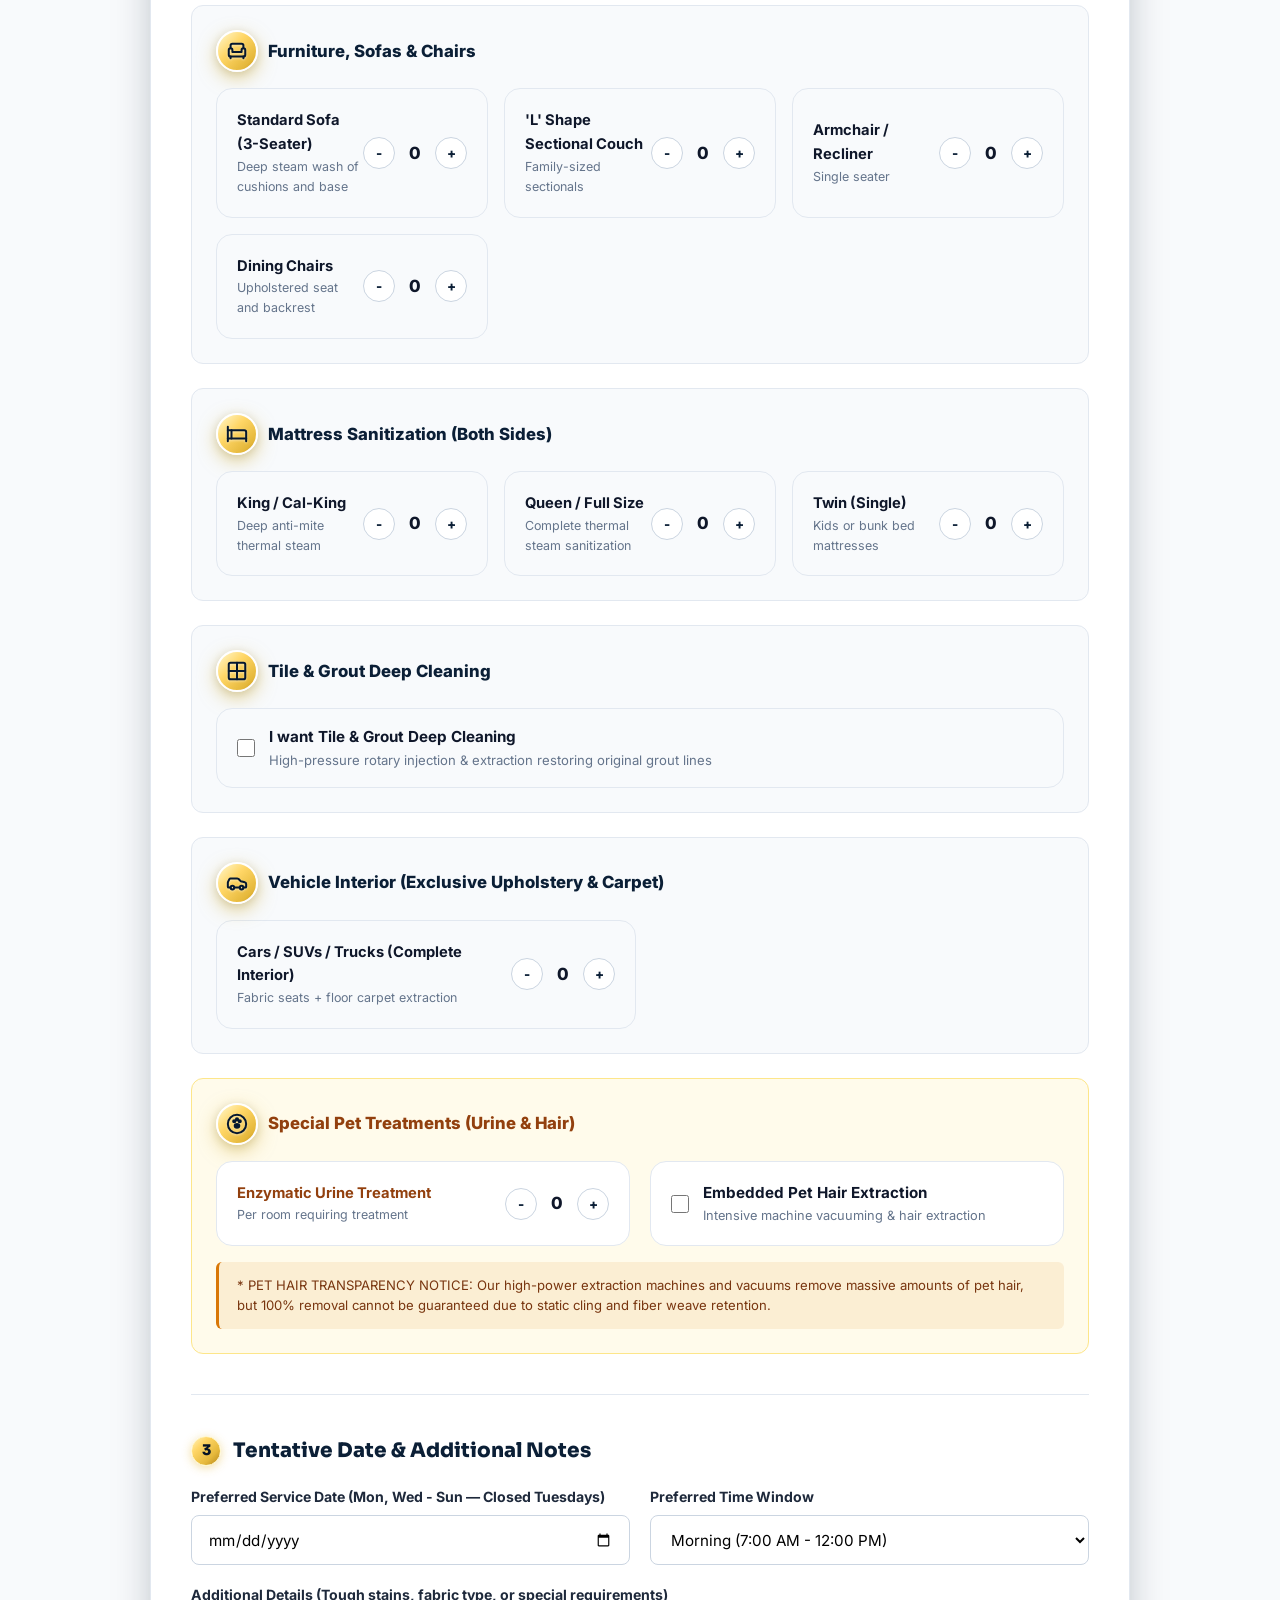
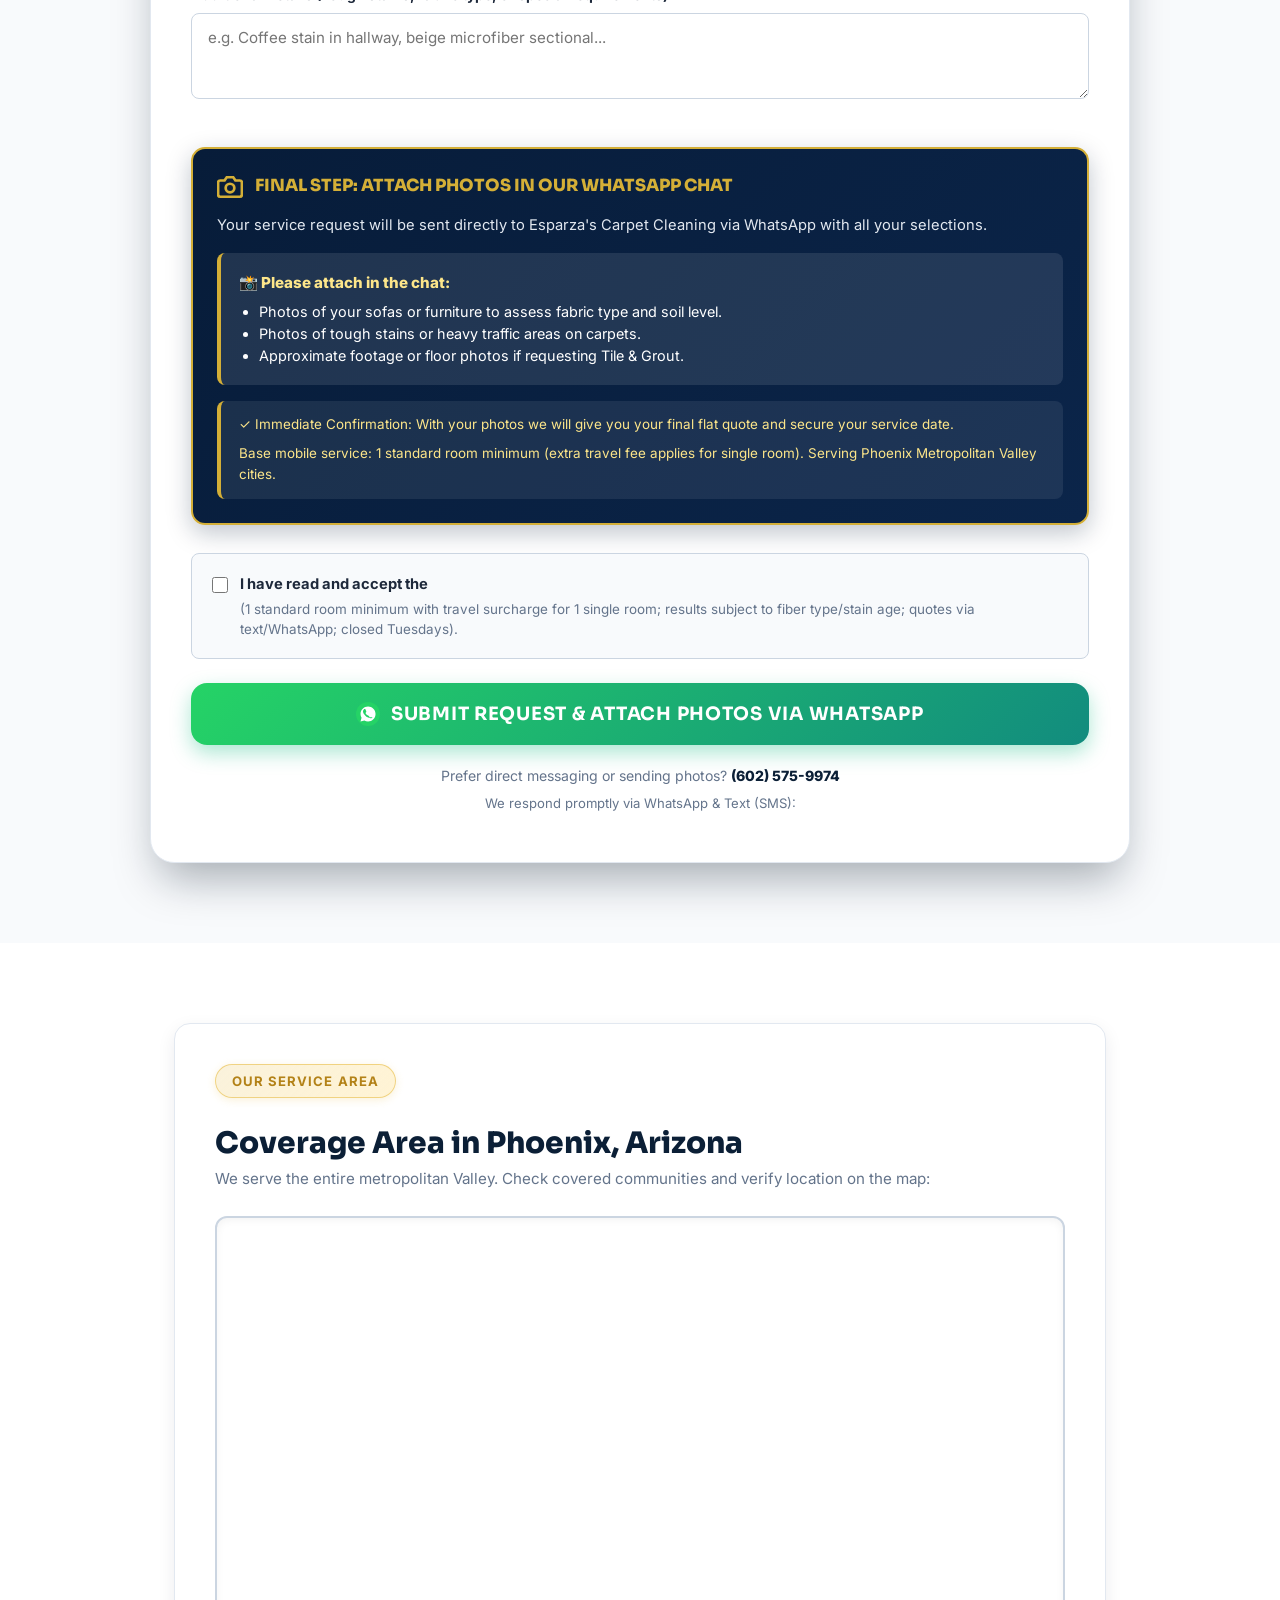
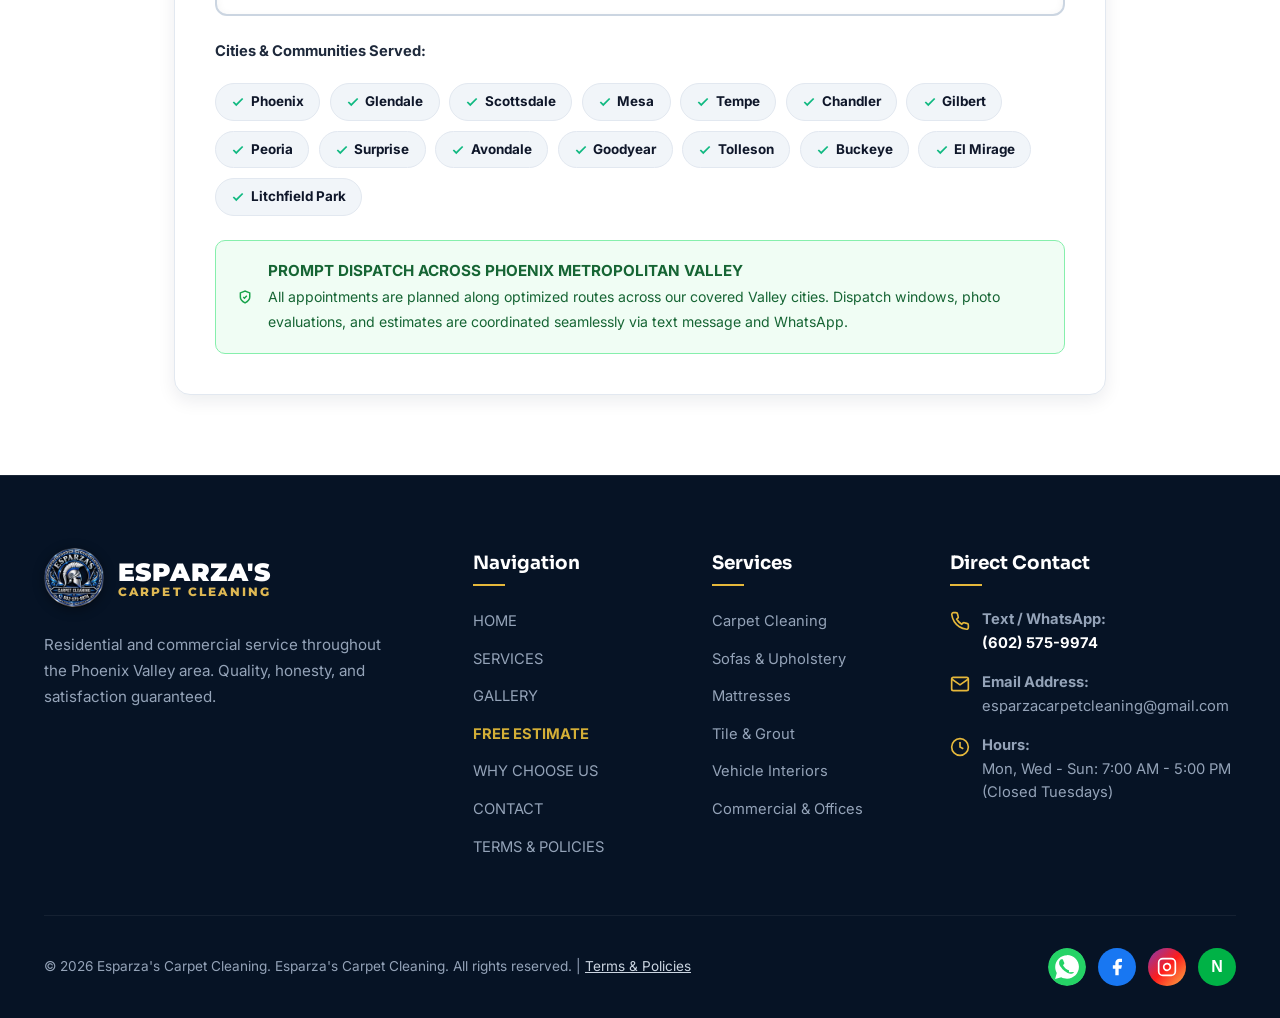
<file: cotizador.html>
<!DOCTYPE html>
<html lang="en">
<head>
  <meta charset="UTF-8">
  <meta name="viewport" content="width=device-width, initial-scale=1.0">
  <title>Service Request &amp; Free Estimate | Esparza's Carpet Cleaning</title>
  <meta name="description" content="Request your specific estimate for deep steam cleaning of carpets, furniture, and tile in Phoenix, AZ. Complete your details and attach photos directly in our WhatsApp.">
  <link rel="stylesheet" href="css/styles.css">
  <link rel="stylesheet" href="css/components.css">
  <link rel="icon" type="image/png" href="assets/images/logo-spartan.png">
</head>
<body>

  <!-- Top Notice Bar -->
  <div class="top-notice-bar">
    <div class="container">
      <div class="top-notice-info">
        <span class="top-notice-item">
          <svg width="15" height="15" viewBox="0 0 24 24" fill="none" stroke="currentColor" stroke-width="2"><path d="M12 2a8 8 0 0 0-8 8c0 5.25 8 12 8 12s8-6.75 8-12a8 8 0 0 0-8-8z"/><circle cx="12" cy="10" r="3"/></svg>
          <span data-i18n="top_area">Phoenix Metropolitan Area &amp; Surrounding Cities</span>
        </span>
        <span class="top-notice-item">
          <svg width="15" height="15" viewBox="0 0 24 24" fill="none" stroke="currentColor" stroke-width="2"><circle cx="12" cy="12" r="10"/><polyline points="12 6 12 12 16 14"/></svg>
          <span data-i18n="top_hours">Mon, Wed - Sun: 7:00 AM - 5:00 PM (Closed Tue)</span>
        </span>
        <span class="top-notice-item">
          <svg width="15" height="15" viewBox="0 0 24 24" fill="none" stroke="currentColor" stroke-width="2" stroke-linecap="round" stroke-linejoin="round"><path d="M21 15a2 2 0 0 1-2 2H7l-4 4V5a2 2 0 0 1 2-2h14a2 2 0 0 1 2 2z"/></svg>
          <span data-i18n="top_direct">Text / WhatsApp: (602) 575-9974</span>
        </span>
      </div>
    </div>
  </div>

  <!-- Header -->
  <header class="site-header">
    <div class="container header-inner">
      <a href="index.html" class="brand-logo" title="Esparza's Carpet Cleaning">
        <img src="assets/images/logo-spartan.png" alt="Esparza's Carpet Cleaning Logo" width="60" height="60" data-i18n-alt="logo_main_alt">
        <div class="logo-text-group">
          <span class="logo-main-text">ESPARZA'S</span>
          <span class="logo-sub-text">CARPET CLEANING</span>
        </div>
      </a>

      <nav class="main-nav">
        <ul class="nav-links">
          <li><a href="index.html" class="nav-link" data-i18n="nav_inicio">HOME</a></li>
          <li><a href="servicios.html" class="nav-link" data-i18n="nav_servicios">SERVICES</a></li>
          <li><a href="index.html#tarifas" class="nav-link" data-i18n="nav_tarifas">FREE ESTIMATE</a></li>
          <li><a href="galeria.html" class="nav-link" data-i18n="nav_galeria">GALLERY</a></li>
          <li><a href="index.html#promociones" class="nav-link" data-i18n="nav_promociones">SPECIAL OFFERS</a></li>
          <li><a href="index.html#comentarios" class="nav-link" data-i18n="nav_resenas">REVIEWS</a></li>
          <li><a href="nosotros.html" class="nav-link" data-i18n="nav_nosotros">ABOUT US</a></li>
          <li><a href="contacto.html" class="nav-link" data-i18n="nav_contacto">CONTACT</a></li>
        </ul>

        <!-- Language Switcher (Desktop) -->
        <div class="lang-switch-container">
          <button type="button" class="lang-btn active" data-lang="en">EN</button>
          <span class="lang-separator">|</span>
          <button type="button" class="lang-btn" data-lang="es">ES</button>
        </div>

        <a href="solicitud.html" class="btn-nav-gold">
          <svg width="20" height="20" viewBox="0 0 24 24" fill="none" style="flex-shrink: 0;"><circle cx="12" cy="12" r="12" fill="#25D366"/><path d="M12.04 4.5c-4.14 0-7.5 3.36-7.5 7.5 0 1.33.35 2.62 1.01 3.75L4.5 19.5l3.86-1.01c1.1.6 2.34.91 3.68.91 4.14 0 7.5-3.36 7.5-7.5s-3.36-7.5-7.5-7.5zm4.45 10.63c-.19.53-1.09 1.01-1.54 1.07-.39.06-.9.08-1.46-.1-.34-.11-.79-.26-1.37-.51-2.43-1.05-4-3.52-4.12-3.68-.12-.16-.99-1.32-.99-2.51 0-1.19.63-1.78.85-2.02.22-.24.48-.3.64-.3.16 0 .32 0 .46.01.15.01.35-.06.55.42.21.49.71 1.74.77 1.87.06.13.1.28.02.44-.08.16-.12.26-.24.4-.12.14-.26.31-.37.42-.12.12-.25.25-.11.49.14.24.62 1.02 1.33 1.65.91.81 1.68 1.06 1.92 1.18.24.12.38.1.52-.06.14-.16.6-.7.76-.94.16-.24.32-.2.53-.12.21.08 1.33.63 1.56.74.23.12.38.18.44.27.06.1.06.57-.13 1.1z" fill="#FFFFFF"/></svg>
          <span data-i18n="nav_cta">REQUEST SERVICE</span>
        </a>
      </nav>

      <button class="mobile-toggle-btn" aria-label="Mobile Navigation Menu" data-i18n-aria="nav_menu_aria">
        <svg width="26" height="26" viewBox="0 0 24 24" fill="none" stroke="currentColor" stroke-width="2.5"><path d="M4 6h16M4 12h16M4 18h16"/></svg>
      </button>
    </div>
  </header>

  <!-- Mobile Drawer -->
  <div class="mobile-menu-drawer">
    <div style="display: flex; justify-content: center; margin-bottom: 1.5rem;">
      <div class="lang-switch-container">
        <button type="button" class="lang-btn active" data-lang="en">EN</button>
        <span class="lang-separator">|</span>
        <button type="button" class="lang-btn" data-lang="es">ES</button>
      </div>
    </div>

    <ul class="mobile-nav-links">
      <li><a href="index.html" class="nav-link" data-i18n="nav_inicio">HOME</a></li>
      <li><a href="servicios.html" class="nav-link" data-i18n="nav_servicios">SERVICES</a></li>
      <li><a href="index.html#tarifas" class="nav-link" data-i18n="nav_tarifas">FREE ESTIMATE</a></li>
      <li><a href="galeria.html" class="nav-link" data-i18n="nav_galeria">GALLERY</a></li>
      <li><a href="index.html#promociones" class="nav-link" data-i18n="nav_promociones">SPECIAL OFFERS</a></li>
      <li><a href="index.html#comentarios" class="nav-link" data-i18n="nav_resenas">REVIEWS</a></li>
      <li><a href="nosotros.html" class="nav-link" data-i18n="nav_nosotros">ABOUT US</a></li>
      <li><a href="contacto.html" class="nav-link" data-i18n="nav_contacto">CONTACT</a></li>
    </ul>
    <div style="margin-top: 1.5rem; display: flex; flex-direction: column; gap: 1rem;">
      <a href="solicitud.html" class="btn-nav-gold" style="width: 100%; justify-content: center;">
        <svg width="20" height="20" viewBox="0 0 24 24" fill="none" style="flex-shrink: 0;"><circle cx="12" cy="12" r="12" fill="#25D366"/><path d="M12.04 4.5c-4.14 0-7.5 3.36-7.5 7.5 0 1.33.35 2.62 1.01 3.75L4.5 19.5l3.86-1.01c1.1.6 2.34.91 3.68.91 4.14 0 7.5-3.36 7.5-7.5s-3.36-7.5-7.5-7.5zm4.45 10.63c-.19.53-1.09 1.01-1.54 1.07-.39.06-.9.08-1.46-.1-.34-.11-.79-.26-1.37-.51-2.43-1.05-4-3.52-4.12-3.68-.12-.16-.99-1.32-.99-2.51 0-1.19.63-1.78.85-2.02.22-.24.48-.3.64-.3.16 0 .32 0 .46.01.15.01.35-.06.55.42.21.49.71 1.74.77 1.87.06.13.1.28.02.44-.08.16-.12.26-.24.4-.12.14-.26.31-.37.42-.12.12-.25.25-.11.49.14.24.62 1.02 1.33 1.65.91.81 1.68 1.06 1.92 1.18.24.12.38.1.52-.06.14-.16.6-.7.76-.94.16-.24.32-.2.53-.12.21.08 1.33.63 1.56.74.23.12.38.18.44.27.06.1.06.57-.13 1.1z" fill="#FFFFFF"/></svg>
        <span data-i18n="nav_cta">REQUEST SERVICE</span>
      </a>
      <a href="https://wa.me/16025759974" target="_blank" rel="noopener" class="btn btn-secondary" style="width: 100%; justify-content: center;" data-i18n="nav_call">Text / WhatsApp: (602) 575-9974</a>
    </div>
  </div>

  <main>
    <!-- PAGE HERO -->
    <section class="section-dark" style="position: relative; overflow: hidden; padding: 4.5rem 0 3.5rem 0; background: linear-gradient(180deg, #040E1B 0%, #061325 50%, #0B1F36 100%);">
      <div class="ambient-glow-orb orb-amber" style="width: 500px; height: 500px; top: -100px; right: -80px;"></div>
      <div class="ambient-glow-orb orb-azure" style="width: 450px; height: 450px; bottom: 0; left: -80px;"></div>
      <div class="container reveal-on-scroll is-visible" style="text-align: center; position: relative; z-index: 2;">
        <span class="section-badge gold" data-i18n="sol_hero_badge">Direct &amp; Personalized Attention</span>
        <h1 class="section-title" style="font-size: 2.7rem;"><span data-i18n="sol_hero_title_1">SERVICE REQUEST &amp;</span> <span class="highlight" data-i18n="sol_hero_title_2">FREE ESTIMATE</span></h1>
        <p class="section-subtitle" style="max-width: 800px; margin: 0 auto;" data-i18n="sol_hero_sub">
          Enter the specific details of what you need cleaned and your location. We will confirm your exact flat quote and schedule your appointment directly in our WhatsApp chat.
        </p>
      </div>
    </section>

    <!-- EXPLICACIÓN Y BASES DE SERVICIO -->
    <section class="section section-light" style="padding: 2rem 0 0 0;">
      <div class="container reveal-on-scroll">
        <div style="background: #FFFFFF; border-radius: var(--radius-md); border-left: 5px solid var(--color-accent); padding: 1.5rem 2rem; box-shadow: var(--shadow-sm); display: flex; gap: 1.25rem; align-items: flex-start;">
          <div style="background: rgba(212, 175, 55, 0.15); border-radius: 50%; padding: 0.6rem; color: var(--color-accent-hover); flex-shrink: 0;">
            <svg width="24" height="24" viewBox="0 0 24 24" fill="none" stroke="currentColor" stroke-width="2.5"><circle cx="12" cy="12" r="10"/><line x1="12" y1="16" x2="12" y2="12"/><line x1="12" y1="8" x2="12.01" y2="8"/></svg>
          </div>
          <div>
            <h3 style="font-family: var(--font-heading); font-size: 1.15rem; font-weight: 800; color: var(--color-primary); margin-bottom: 0.35rem;" data-i18n="sol_bases_title">
              Clear Terms: Personalized Assessment by Esparza's
            </h3>
            <p style="font-size: 0.92rem; color: var(--color-text-muted); line-height: 1.6; margin: 0;" data-i18n="sol_bases_desc">
              Every home is unique. Our quotes consider standard rooms up to 13×15 ft. Minimum service call: 1 standard room (travel fee applies for single-room bookings). Coverage throughout the Phoenix Metropolitan Valley.
            </p>
          </div>
        </div>
      </div>
    </section>

    <!-- FORMULARIO ESPECÍFICO DE SOLICITUD -->
    <section class="section section-light">
      <div class="container">
        <div style="background: #FFFFFF; border-radius: var(--radius-lg); box-shadow: var(--shadow-xl); border: 1px solid var(--color-border-light); padding: 3rem 2.5rem; max-width: 980px; margin: 0 auto;">
          
          <div style="margin-bottom: 2.25rem; border-bottom: 2px solid #F1F5F9; padding-bottom: 1.25rem;">
            <span style="font-size: 0.8rem; font-weight: 800; color: var(--color-accent); letter-spacing: 0.1em; text-transform: uppercase;" data-i18n="sol_step_tag">Step by Step</span>
            <h2 style="font-family: var(--font-heading); font-size: 1.85rem; font-weight: 800; color: var(--color-primary); margin-top: 0.25rem;" data-i18n="sol_form_title">
              Specify Your Cleaning Request
            </h2>
            <p style="font-size: 0.92rem; color: var(--color-text-muted); margin: 0;" data-i18n="sol_form_sub">
              Fill out the fields below. When you press the final button, your message will be generated with a complete breakdown ready to send via WhatsApp.
            </p>
          </div>

          <form id="service-request-form" onsubmit="handleServiceRequestSubmit(event)">
            
            <!-- SECCIÓN 1: DATOS Y UBICACIÓN -->
            <div style="margin-bottom: 2.5rem;">
              <h3 style="font-family: var(--font-heading); font-size: 1.25rem; font-weight: 800; color: var(--color-primary); margin-bottom: 1.2rem; display: flex; align-items: center; gap: 0.75rem;" data-i18n="sol_step1_title">
                <span class="form-step-badge">1</span>
                Contact Information &amp; Service Address
              </h3>

              <div class="form-row-2col">
                <div>
                  <label style="display: block; font-size: 0.88rem; font-weight: 700; margin-bottom: 0.4rem; color: #1E293B;" data-i18n="sol_lbl_name">Full Name *</label>
                  <input type="text" id="req-name" required placeholder="e.g. Claudia Martinez" style="width: 100%; padding: 0.85rem 1rem; border: 1.5px solid #CBD5E1; border-radius: var(--radius-sm); font-size: 0.95rem;">
                </div>
                <div>
                  <label style="display: block; font-size: 0.88rem; font-weight: 700; margin-bottom: 0.4rem; color: #1E293B;" data-i18n="sol_lbl_phone">WhatsApp Phone Number *</label>
                  <input type="tel" id="req-phone" required placeholder="e.g. 602-555-0199" style="width: 100%; padding: 0.85rem 1rem; border: 1.5px solid #CBD5E1; border-radius: var(--radius-sm); font-size: 0.95rem;">
                </div>
              </div>

              <div style="margin-bottom: 1.2rem;">
                <label style="display: block; font-size: 0.88rem; font-weight: 700; margin-bottom: 0.4rem; color: #1E293B;" data-i18n="sol_lbl_address">Service Address (Street, Number, Cross streets) *</label>
                <input type="text" id="req-address" required placeholder="e.g. 3421 W McDowell Rd, Apt 4" style="width: 100%; padding: 0.85rem 1rem; border: 1.5px solid #CBD5E1; border-radius: var(--radius-sm); font-size: 0.95rem;">
              </div>

              <div class="form-row-2col">
                <div>
                  <label style="display: block; font-size: 0.88rem; font-weight: 700; margin-bottom: 0.4rem; color: #1E293B;" data-i18n="sol_lbl_city">City *</label>
                  <select id="req-city" required style="width: 100%; padding: 0.85rem 1rem; border: 1.5px solid #CBD5E1; border-radius: var(--radius-sm); font-size: 0.95rem; background: #FFFFFF;">
                    <option value="" data-i18n="sol_city_select">Select your city...</option>
                    <option value="Phoenix">Phoenix</option>
                    <option value="Glendale">Glendale</option>
                    <option value="Scottsdale">Scottsdale</option>
                    <option value="Mesa">Mesa</option>
                    <option value="Tempe">Tempe</option>
                    <option value="Chandler">Chandler</option>
                    <option value="Gilbert">Gilbert</option>
                    <option value="Peoria">Peoria</option>
                    <option value="Surprise">Surprise</option>
                    <option value="Avondale">Avondale</option>
                    <option value="Goodyear">Goodyear</option>
                    <option value="Tolleson">Tolleson</option>
                    <option value="Buckeye">Buckeye</option>
                    <option value="El Mirage">El Mirage</option>
                    <option value="Litchfield Park">Litchfield Park</option>
                    <option value="Otra" data-i18n="sol_city_other">Other Valley city...</option>
                  </select>
                </div>
                <div>
                  <label style="display: block; font-size: 0.88rem; font-weight: 700; margin-bottom: 0.4rem; color: #1E293B;" data-i18n="sol_lbl_zip">ZIP Code *</label>
                  <input type="text" id="req-zip" required placeholder="e.g. 85009" style="width: 100%; padding: 0.85rem 1rem; border: 1.5px solid #CBD5E1; border-radius: var(--radius-sm); font-size: 0.95rem;">
                </div>
              </div>
            </div>

            <hr style="border: 0; border-top: 1px solid #E2E8F0; margin-bottom: 2.5rem;">

            <!-- SECCIÓN 2: ESPECIFICACIÓN DETALLADA DE SERVICIOS -->
            <div style="margin-bottom: 2.5rem;">
              <h3 style="font-family: var(--font-heading); font-size: 1.25rem; font-weight: 800; color: var(--color-primary); margin-bottom: 0.5rem; display: flex; align-items: center; gap: 0.75rem;" data-i18n="sol_step2_title">
                <span class="form-step-badge">2</span>
                What Do You Need Cleaned? (Specify Quantities)
              </h3>
              <p style="font-size: 0.88rem; color: var(--color-text-muted); margin-bottom: 1.5rem;" data-i18n="sol_step2_sub">
                Select only the areas or items requiring service.
              </p>

              <!-- A. Carpets & Stairs -->
              <div style="background: #F8FAFC; border: 1px solid #E2E8F0; border-radius: 12px; padding: 1.5rem; margin-bottom: 1.5rem;">
                <div style="font-weight: 800; font-size: 1.05rem; color: var(--color-primary); margin-bottom: 1rem; display: flex; align-items: center; gap: 0.65rem;">
                  <span class="gold-medallion-icon sm">
                    <svg width="18" height="18" viewBox="0 0 24 24" fill="none" stroke="currentColor" stroke-width="2" stroke-linecap="round" stroke-linejoin="round">
                      <path d="m12 3-1.912 5.813a2 2 0 0 1-1.275 1.275L3 12l5.813 1.912a2 2 0 0 1 1.275 1.275L12 21l1.912-5.813a2 2 0 0 1 1.275-1.275L21 12l-5.813-1.912a2 2 0 0 1-1.275-1.275L12 3Z"/>
                    </svg>
                  </span>
                  <span data-i18n="sol_cat_carpets">Carpets &amp; Stairs</span>
                </div>
                
                <div style="display: grid; grid-template-columns: repeat(auto-fit, minmax(240px, 1fr)); gap: 1rem;">
                  <!-- Cuartos -->
                  <div class="calc-item-box" style="margin: 0;">
                    <div class="calc-item-info">
                      <span class="calc-item-label" data-i18n="sol_item_rooms">Bedrooms / Rooms</span>
                      <span class="calc-item-hint" data-i18n="sol_hint_rooms">Base up to 13×15 ft (Special 3 rooms)</span>
                    </div>
                    <div class="calc-counter">
                      <button type="button" class="calc-btn-count" onclick="changeCount('cnt-rooms', -1)">-</button>
                      <span class="calc-count-val" id="cnt-rooms">0</span>
                      <button type="button" class="calc-btn-count" onclick="changeCount('cnt-rooms', 1)">+</button>
                    </div>
                  </div>

                  <!-- Pasillos -->
                  <div class="calc-item-box" style="margin: 0;">
                    <div class="calc-item-info">
                      <span class="calc-item-label" data-i18n="sol_item_hallways">Hallways</span>
                      <span class="calc-item-hint" data-i18n="sol_hint_hallways">1st Hallway FREE in special package</span>
                    </div>
                    <div class="calc-counter">
                      <button type="button" class="calc-btn-count" onclick="changeCount('cnt-hallways', -1)">-</button>
                      <span class="calc-count-val" id="cnt-hallways">0</span>
                      <button type="button" class="calc-btn-count" onclick="changeCount('cnt-hallways', 1)">+</button>
                    </div>
                  </div>

                  <!-- Escaleras -->
                  <div class="calc-item-box" style="margin: 0;">
                    <div class="calc-item-info">
                      <span class="calc-item-label" data-i18n="sol_item_stairs">Flights of Stairs</span>
                      <span class="calc-item-hint" data-i18n="sol_hint_stairs">Carpeted steps</span>
                    </div>
                    <div class="calc-counter">
                      <button type="button" class="calc-btn-count" onclick="changeCount('cnt-stairs', -1)">-</button>
                      <span class="calc-count-val" id="cnt-stairs">0</span>
                      <button type="button" class="calc-btn-count" onclick="changeCount('cnt-stairs', 1)">+</button>
                    </div>
                  </div>
                </div>
              </div>

              <!-- B. Muebles y Salas -->
              <div style="background: #F8FAFC; border: 1px solid #E2E8F0; border-radius: 12px; padding: 1.5rem; margin-bottom: 1.5rem;">
                <div style="font-weight: 800; font-size: 1.05rem; color: var(--color-primary); margin-bottom: 1rem; display: flex; align-items: center; gap: 0.65rem;">
                  <span class="gold-medallion-icon sm">
                    <svg width="18" height="18" viewBox="0 0 24 24" fill="none" stroke="currentColor" stroke-width="2" stroke-linecap="round" stroke-linejoin="round">
                      <path d="M19 9V6a2 2 0 0 0-2-2H7a2 2 0 0 0-2 2v3"/>
                      <path d="M3 16a2 2 0 0 0 2 2h14a2 2 0 0 0 2-2v-5a2 2 0 0 0-4 0v2H7v-2a2 2 0 0 0-4 0Z"/>
                      <path d="M5 18v2"/>
                      <path d="M19 18v2"/>
                    </svg>
                  </span>
                  <span data-i18n="sol_cat_furniture">Furniture, Sofas &amp; Chairs</span>
                </div>
                
                <div style="display: grid; grid-template-columns: repeat(auto-fit, minmax(240px, 1fr)); gap: 1rem;">
                  <div class="calc-item-box" style="margin: 0;">
                    <div class="calc-item-info">
                      <span class="calc-item-label" data-i18n="sol_item_sofa3">Standard Sofa (3-Seater)</span>
                      <span class="calc-item-hint" data-i18n="sol_hint_sofa3">Deep steam wash of cushions and base</span>
                    </div>
                    <div class="calc-counter">
                      <button type="button" class="calc-btn-count" onclick="changeCount('cnt-sofa3', -1)">-</button>
                      <span class="calc-count-val" id="cnt-sofa3">0</span>
                      <button type="button" class="calc-btn-count" onclick="changeCount('cnt-sofa3', 1)">+</button>
                    </div>
                  </div>

                  <div class="calc-item-box" style="margin: 0;">
                    <div class="calc-item-info">
                      <span class="calc-item-label" data-i18n="sol_item_sofaL">'L' Shape Sectional Couch</span>
                      <span class="calc-item-hint" data-i18n="sol_hint_sofaL">Family-sized sectionals</span>
                    </div>
                    <div class="calc-counter">
                      <button type="button" class="calc-btn-count" onclick="changeCount('cnt-sofaL', -1)">-</button>
                      <span class="calc-count-val" id="cnt-sofaL">0</span>
                      <button type="button" class="calc-btn-count" onclick="changeCount('cnt-sofaL', 1)">+</button>
                    </div>
                  </div>

                  <div class="calc-item-box" style="margin: 0;">
                    <div class="calc-item-info">
                      <span class="calc-item-label" data-i18n="sol_item_armchair">Armchair / Recliner</span>
                      <span class="calc-item-hint" data-i18n="sol_hint_armchair">Single seater</span>
                    </div>
                    <div class="calc-counter">
                      <button type="button" class="calc-btn-count" onclick="changeCount('cnt-armchair', -1)">-</button>
                      <span class="calc-count-val" id="cnt-armchair">0</span>
                      <button type="button" class="calc-btn-count" onclick="changeCount('cnt-armchair', 1)">+</button>
                    </div>
                  </div>

                  <div class="calc-item-box" style="margin: 0;">
                    <div class="calc-item-info">
                      <span class="calc-item-label" data-i18n="sol_item_chairs">Dining Chairs</span>
                      <span class="calc-item-hint" data-i18n="sol_hint_chairs">Upholstered seat and backrest</span>
                    </div>
                    <div class="calc-counter">
                      <button type="button" class="calc-btn-count" onclick="changeCount('cnt-chairs', -1)">-</button>
                      <span class="calc-count-val" id="cnt-chairs">0</span>
                      <button type="button" class="calc-btn-count" onclick="changeCount('cnt-chairs', 1)">+</button>
                    </div>
                  </div>
                </div>
              </div>

              <!-- C. Colchones -->
              <div style="background: #F8FAFC; border: 1px solid #E2E8F0; border-radius: 12px; padding: 1.5rem; margin-bottom: 1.5rem;">
                <div style="font-weight: 800; font-size: 1.05rem; color: var(--color-primary); margin-bottom: 1rem; display: flex; align-items: center; gap: 0.65rem;">
                  <span class="gold-medallion-icon sm">
                    <svg width="18" height="18" viewBox="0 0 24 24" fill="none" stroke="currentColor" stroke-width="2" stroke-linecap="round" stroke-linejoin="round">
                      <path d="M2 4v16"/>
                      <path d="M2 8h18a2 2 0 0 1 2 2v10"/>
                      <path d="M2 17h20"/>
                      <path d="M6 8v9"/>
                    </svg>
                  </span>
                  <span data-i18n="sol_cat_mattresses">Mattress Sanitization (Both Sides)</span>
                </div>
                
                <div style="display: grid; grid-template-columns: repeat(auto-fit, minmax(240px, 1fr)); gap: 1rem;">
                  <div class="calc-item-box" style="margin: 0;">
                    <div class="calc-item-info">
                      <span class="calc-item-label" data-i18n="sol_item_mat_king">King / Cal-King</span>
                      <span class="calc-item-hint" data-i18n="sol_hint_mat_king">Deep anti-mite thermal steam</span>
                    </div>
                    <div class="calc-counter">
                      <button type="button" class="calc-btn-count" onclick="changeCount('cnt-mattress-king', -1)">-</button>
                      <span class="calc-count-val" id="cnt-mattress-king">0</span>
                      <button type="button" class="calc-btn-count" onclick="changeCount('cnt-mattress-king', 1)">+</button>
                    </div>
                  </div>

                  <div class="calc-item-box" style="margin: 0;">
                    <div class="calc-item-info">
                      <span class="calc-item-label" data-i18n="sol_item_mat_queen">Queen / Full Size</span>
                      <span class="calc-item-hint" data-i18n="sol_hint_mat_queen">Complete thermal steam sanitization</span>
                    </div>
                    <div class="calc-counter">
                      <button type="button" class="calc-btn-count" onclick="changeCount('cnt-mattress-queen', -1)">-</button>
                      <span class="calc-count-val" id="cnt-mattress-queen">0</span>
                      <button type="button" class="calc-btn-count" onclick="changeCount('cnt-mattress-queen', 1)">+</button>
                    </div>
                  </div>

                  <div class="calc-item-box" style="margin: 0;">
                    <div class="calc-item-info">
                      <span class="calc-item-label" data-i18n="sol_item_mat_twin">Twin (Single)</span>
                      <span class="calc-item-hint" data-i18n="sol_hint_mat_twin">Kids or bunk bed mattresses</span>
                    </div>
                    <div class="calc-counter">
                      <button type="button" class="calc-btn-count" onclick="changeCount('cnt-mattress-twin', -1)">-</button>
                      <span class="calc-count-val" id="cnt-mattress-twin">0</span>
                      <button type="button" class="calc-btn-count" onclick="changeCount('cnt-mattress-twin', 1)">+</button>
                    </div>
                  </div>
                </div>
              </div>

              <!-- D. Pisos de Cerámica / Boquillas (Tile & Grout) -->
              <div style="background: #F8FAFC; border: 1px solid #E2E8F0; border-radius: 12px; padding: 1.5rem; margin-bottom: 1.5rem;">
                <div style="font-weight: 800; font-size: 1.05rem; color: var(--color-primary); margin-bottom: 1rem; display: flex; align-items: center; gap: 0.65rem;">
                  <span class="gold-medallion-icon sm">
                    <svg width="18" height="18" viewBox="0 0 24 24" fill="none" stroke="currentColor" stroke-width="2" stroke-linecap="round" stroke-linejoin="round">
                      <rect width="18" height="18" x="3" y="3" rx="2"/>
                      <path d="M3 12h18"/>
                      <path d="M12 3v18"/>
                    </svg>
                  </span>
                  <span data-i18n="sol_cat_tile">Tile &amp; Grout Deep Cleaning</span>
                </div>

                <div style="display: flex; flex-direction: column; gap: 1rem;">
                  <label class="calc-extra-option" style="margin: 0;">
                    <div class="calc-checkbox-label">
                      <input type="checkbox" id="chk-tile" onchange="toggleTileFields(this.checked)" class="calc-extra-checkbox">
                      <div>
                        <div style="font-weight: 700; font-size: 0.95rem; color: #0F172A;" data-i18n="sol_chk_tile">I want Tile &amp; Grout Deep Cleaning</div>
                        <div style="font-size: 0.82rem; color: var(--color-text-muted);" data-i18n="sol_sub_tile">High-pressure rotary injection &amp; extraction restoring original grout lines</div>
                      </div>
                    </div>
                  </label>

                  <div id="tile-subfields" style="display: none; padding: 1rem; background: #FFFFFF; border-radius: 8px; border: 1px solid #CBD5E1; margin-top: 0.5rem;">
                    <div class="form-row-2col">
                      <div>
                        <label style="display: block; font-size: 0.85rem; font-weight: 700; margin-bottom: 0.35rem; color: #334155;" data-i18n="sol_lbl_sqft">Approximate square feet (Sq Ft):</label>
                        <input type="number" id="req-tile-sqft" placeholder="e.g. 350 sq ft" style="width: 100%; padding: 0.75rem 1rem; border: 1.5px solid #CBD5E1; border-radius: var(--radius-sm); font-size: 0.92rem;">
                      </div>
                      <div style="display: flex; align-items: center; padding-top: 1.5rem;">
                        <label style="display: flex; align-items: flex-start; gap: 0.6rem; cursor: pointer; font-size: 0.88rem; color: #1E293B;">
                          <input type="checkbox" id="chk-sealant" style="width: 18px; height: 18px; margin-top: 2px;">
                          <span>
                            <strong data-i18n="sol_chk_sealant">Add Protective Tile/Grout Sealant</strong><br>
                            <span style="font-size: 0.78rem; color: #64748B;" data-i18n="sol_sub_sealant">* Conditional service: Only applicable on floors cleaned by Esparza's.</span>
                          </span>
                        </label>
                      </div>
                    </div>
                  </div>
                </div>
              </div>

              <!-- E. Interior de Vehículos -->
              <div style="background: #F8FAFC; border: 1px solid #E2E8F0; border-radius: 12px; padding: 1.5rem; margin-bottom: 1.5rem;">
                <div style="font-weight: 800; font-size: 1.05rem; color: var(--color-primary); margin-bottom: 1rem; display: flex; align-items: center; gap: 0.65rem;">
                  <span class="gold-medallion-icon sm">
                    <svg width="18" height="18" viewBox="0 0 24 24" fill="none" stroke="currentColor" stroke-width="2" stroke-linecap="round" stroke-linejoin="round">
                      <path d="M19 17h2c.6 0 1-.4 1-1v-3c0-.9-.7-1.7-1.5-1.9C18.7 10.6 16 10 16 10s-1.3-1.4-2.2-2.3c-.5-.4-1.1-.7-1.8-.7H5c-.6 0-1.1.4-1.4.9l-1.4 2.9A3.7 3.7 0 0 0 2 12v4c0 .6.4 1 1 1h2"/>
                      <circle cx="7" cy="17" r="2"/>
                      <path d="M9 17h6"/>
                      <circle cx="17" cy="17" r="2"/>
                    </svg>
                  </span>
                  <span data-i18n="sol_cat_cars">Vehicle Interior (Exclusive Upholstery &amp; Carpet)</span>
                </div>

                <div class="calc-item-box" style="margin: 0; max-width: 420px;">
                  <div class="calc-item-info">
                    <span class="calc-item-label" data-i18n="sol_item_cars">Cars / SUVs / Trucks (Complete Interior)</span>
                    <span class="calc-item-hint" data-i18n="sol_hint_cars">Fabric seats + floor carpet extraction</span>
                  </div>
                  <div class="calc-counter">
                    <button type="button" class="calc-btn-count" onclick="changeCount('cnt-cars', -1)">-</button>
                    <span class="calc-count-val" id="cnt-cars">0</span>
                    <button type="button" class="calc-btn-count" onclick="changeCount('cnt-cars', 1)">+</button>
                  </div>
                </div>
              </div>

              <!-- F. Mascotas y Tratamientos Especiales -->
              <div style="background: #FFFBEB; border: 1.5px solid #FDE68A; border-radius: 12px; padding: 1.5rem;">
                <div style="font-weight: 800; font-size: 1.05rem; color: #92400E; margin-bottom: 1rem; display: flex; align-items: center; gap: 0.65rem;">
                  <span class="gold-medallion-icon sm">
                    <svg width="18" height="18" viewBox="0 0 24 24" fill="none" stroke="currentColor" stroke-width="2" stroke-linecap="round" stroke-linejoin="round">
                      <circle cx="12" cy="12" r="10" fill="rgba(255,214,102,0.2)"/>
                      <circle cx="9" cy="9" r="1.2" fill="currentColor"/>
                      <circle cx="15" cy="9" r="1.2" fill="currentColor"/>
                      <circle cx="12" cy="7" r="1.2" fill="currentColor"/>
                      <ellipse cx="12" cy="14" rx="2.5" ry="2" fill="currentColor"/>
                    </svg>
                  </span>
                  <span data-i18n="sol_cat_pets">Special Pet Treatments (Urine &amp; Hair)</span>
                </div>

                <div style="display: grid; grid-template-columns: repeat(auto-fit, minmax(260px, 1fr)); gap: 1.25rem; margin-bottom: 1rem;">
                  <!-- Orina por cuarto -->
                  <div class="calc-item-box" style="margin: 0; background: #FFFFFF;">
                    <div class="calc-item-info">
                      <span class="calc-item-label" style="color: #92400E;" data-i18n="sol_item_pet_urine">Enzymatic Urine Treatment</span>
                      <span class="calc-item-hint" data-i18n="sol_hint_pet_urine">Per room requiring treatment</span>
                    </div>
                    <div class="calc-counter">
                      <button type="button" class="calc-btn-count" onclick="changeCount('cnt-pet-urine', -1)">-</button>
                      <span class="calc-count-val" id="cnt-pet-urine">0</span>
                      <button type="button" class="calc-btn-count" onclick="changeCount('cnt-pet-urine', 1)">+</button>
                    </div>
                  </div>

                  <!-- Pelo de Mascota -->
                  <label class="calc-extra-option" style="margin: 0; background: #FFFFFF; height: 100%; display: flex; align-items: center;">
                    <div class="calc-checkbox-label">
                      <input type="checkbox" id="chk-pet-hair" class="calc-extra-checkbox">
                      <div>
                        <div style="font-weight: 700; font-size: 0.95rem; color: #0F172A;" data-i18n="sol_item_pet_hair">Embedded Pet Hair Extraction</div>
                        <div style="font-size: 0.8rem; color: #64748B;" data-i18n="sol_hint_pet_hair">Intensive machine vacuuming &amp; hair extraction</div>
                      </div>
                    </div>
                  </label>
                </div>

                <!-- Descargo Legal sobre Pelo -->
                <div style="background: rgba(217, 119, 6, 0.1); border-left: 3px solid #D97706; padding: 0.85rem 1.15rem; border-radius: 6px; font-size: 0.82rem; color: #78350F; line-height: 1.5;" data-i18n="sol_disclaimer_pet">
                  * PET HAIR TRANSPARENCY NOTICE: Our high-power extraction machines and vacuums remove massive amounts of pet hair, but 100% removal cannot be guaranteed due to static cling and fiber weave retention.
                </div>
              </div>
            </div>

            <hr style="border: 0; border-top: 1px solid #E2E8F0; margin-bottom: 2.5rem;">

            <!-- SECCIÓN 3: PREFERENCIA DE FECHA Y HORARIO -->
            <div style="margin-bottom: 2.5rem;">
              <h3 style="font-family: var(--font-heading); font-size: 1.25rem; font-weight: 800; color: var(--color-primary); margin-bottom: 1.2rem; display: flex; align-items: center; gap: 0.75rem;">
                <span class="form-step-badge">3</span>
                <span data-i18n="sol_step3_title">Tentative Date &amp; Additional Notes</span>
              </h3>

              <div class="form-row-2col">
                <div>
                  <label style="display: block; font-size: 0.88rem; font-weight: 700; margin-bottom: 0.4rem; color: #1E293B;" data-i18n="sol_lbl_date">Tentative Date (Mon, Wed - Sun — Closed Tuesdays)</label>
                  <input type="date" id="req-date" style="width: 100%; padding: 0.85rem 1rem; border: 1.5px solid #CBD5E1; border-radius: var(--radius-sm); font-size: 0.95rem;">
                </div>
                <div>
                  <label style="display: block; font-size: 0.88rem; font-weight: 700; margin-bottom: 0.4rem; color: #1E293B;" data-i18n="sol_lbl_time">Preferred Time Window</label>
                  <select id="req-time-slot" style="width: 100%; padding: 0.85rem 1rem; border: 1.5px solid #CBD5E1; border-radius: var(--radius-sm); font-size: 0.95rem; background: #FFFFFF;">
                    <option value="Morning (7:00 AM - 12:00 PM)" data-i18n="sol_opt_morning">Morning (7:00 AM - 12:00 PM)</option>
                    <option value="Afternoon (12:00 PM - 5:00 PM)" data-i18n="sol_opt_afternoon">Afternoon (12:00 PM - 5:00 PM)</option>
                    <option value="Any Available Time" data-i18n="sol_opt_any">Any available slot</option>
                  </select>
                </div>
              </div>

              <div style="margin-top: 1.2rem;">
                <label style="display: block; font-size: 0.88rem; font-weight: 700; margin-bottom: 0.4rem; color: #1E293B;" data-i18n="sol_lbl_notes">Additional Details (Tough stains, fabric type, or special requirements)</label>
                <textarea id="req-notes" rows="3" placeholder="e.g. Coffee stain in hallway, beige microfiber sectional..." style="width: 100%; padding: 0.85rem 1rem; border: 1.5px solid #CBD5E1; border-radius: var(--radius-sm); font-size: 0.95rem; font-family: inherit;"></textarea>
              </div>
            </div>

            <!-- SECCIÓN 4: ¡CAJA DESTACADA DE FOTOS EN CHAT DE WHATSAPP! -->
            <div class="chat-photo-instruction-box">
              <div class="chat-photo-header">
                <svg width="26" height="26" viewBox="0 0 24 24" fill="none" stroke="#D4AF37" stroke-width="2.5"><path d="M23 19a2 2 0 0 1-2 2H3a2 2 0 0 1-2-2V8a2 2 0 0 1 2-2h4l2-3h6l2 3h4a2 2 0 0 1 2 2z"/><circle cx="12" cy="13" r="4"/></svg>
                <span data-i18n="sol_step4_header">FINAL STEP: ATTACH PHOTOS IN OUR WHATSAPP CHAT</span>
              </div>
              <p data-i18n="sol_step4_p">
                Clicking the green button below will immediately open your WhatsApp app with all the details you filled in, ready to send to <strong>Esparza's Carpet Cleaning</strong>.
              </p>
              
              <div style="background: rgba(255, 255, 255, 0.1); border-radius: 8px; padding: 1.15rem; margin-bottom: 1rem; border-left: 4px solid #D4AF37;">
                <div style="color: #FDE68A; font-weight: 800; font-size: 0.95rem; margin-bottom: 0.35rem;" data-i18n="sol_step4_attach_title">
                  📸 Please attach in the chat:
                </div>
                <ul style="margin: 0; padding-left: 1.2rem; font-size: 0.9rem; line-height: 1.5; color: #FFFFFF;">
                  <li data-i18n="sol_step4_attach_1">Photos of your sofas or furniture to assess fabric type and soil level.</li>
                  <li data-i18n="sol_step4_attach_2">Photos of tough stains or heavy traffic areas on carpets.</li>
                  <li data-i18n="sol_step4_attach_3">Approximate footage or floor photos if requesting Tile &amp; Grout.</li>
                </ul>
              </div>

              <div class="chat-photo-notice">
                <span data-i18n="sol_step4_confirm">✓ Immediate Confirmation: With your photos we will give you your final flat quote and secure your service date.</span>
                <span data-i18n="sol_step4_min">✓ Professional service coverage throughout Phoenix Metropolitan Valley cities.</span>
              </div>
            </div>

            <!-- CHECKBOX OBLIGATORIO DE TÉRMINOS Y CONDICIONES (PALOMITA) -->
            <div style="margin: 1.5rem 0; background: #F8FAFC; border: 1.5px solid #CBD5E1; border-radius: var(--radius-sm); padding: 1.15rem 1.25rem;">
              <label style="display: flex; align-items: flex-start; gap: 0.75rem; cursor: pointer; font-size: 0.92rem; color: #1E293B; line-height: 1.5;">
                <input type="checkbox" id="req-terms-checkbox" required style="width: 18px; height: 18px; margin-top: 3px; accent-color: var(--color-primary); cursor: pointer;">
                <span>
                  <strong data-i18n="sol_terms_req_txt">I have read and accept the Service Policies, Terms &amp; Conditions *</strong>
                  <span style="display: block; font-size: 0.84rem; color: #64748B; margin-top: 0.25rem;" data-i18n="sol_terms_summary_txt">
                    Minimum 1 room (travel surcharge applies for single-room visits), text-only communication, and results subject to fabric fiber &amp; stain limitations.
                    <a href="terminos.html" target="_blank" style="color: var(--color-primary); text-decoration: underline; font-weight: 700;" data-i18n="sol_terms_link">Review full policies here</a>.
                  </span>
                </span>
              </label>
            </div>

            <!-- BOTÓN DE ENVÍO DIRECTO A WHATSAPP -->
            <button type="submit" class="btn btn-whatsapp btn-lg" style="width: 100%; font-size: 1.15rem; padding: 1.2rem 2rem; justify-content: center; box-shadow: 0 8px 20px rgba(16, 185, 129, 0.35);">
              <svg width="24" height="24" viewBox="0 0 24 24" fill="none">
                <circle cx="12" cy="12" r="12" fill="#25D366"/>
                <path d="M12.04 4.5c-4.14 0-7.5 3.36-7.5 7.5 0 1.33.35 2.62 1.01 3.75L4.5 19.5l3.86-1.01c1.1.6 2.34.91 3.68.91 4.14 0 7.5-3.36 7.5-7.5s-3.36-7.5-7.5-7.5zm4.45 10.63c-.19.53-1.09 1.01-1.54 1.07-.39.06-.9.08-1.46-.1-.34-.11-.79-.26-1.37-.51-2.43-1.05-4-3.52-4.12-3.68-.12-.16-.99-1.32-.99-2.51 0-1.19.63-1.78.85-2.02.22-.24.48-.3.64-.3.16 0 .32 0 .46.01.15.01.35-.06.55.42.21.49.71 1.74.77 1.87.06.13.1.28.02.44-.08.16-.12.26-.24.4-.12.14-.26.31-.37.42-.12.12-.25.25-.11.49.14.24.62 1.02 1.33 1.65.91.81 1.68 1.06 1.92 1.18.24.12.38.18.44.27.06.1.06.57-.13 1.1z" fill="#FFFFFF"/>
              </svg>
              <span data-i18n="sol_btn_submit">SUBMIT REQUEST &amp; ATTACH PHOTOS VIA WHATSAPP</span>
            </button>

            <div style="text-align: center; margin-top: 1.25rem; font-size: 0.88rem; color: #64748B;">
              <span data-i18n="sol_call_alt">Prefer to text directly? Send a text or WhatsApp to</span> <a href="https://wa.me/16025759974" target="_blank" rel="noopener" style="color: var(--color-primary); font-weight: 800;">(602) 575-9974</a>
              <div style="font-size: 0.82rem; color: #64748B; margin-top: 0.35rem;" data-i18n="sol_text_notice">We respond 100% via text &amp; WhatsApp during business hours to keep accurate written records.</div>
            </div>

          </form>

        </div>
      </div>
    </section>

    <!-- MAPA INTERACTIVO DE COBERTURA Y CIUDADES -->
    <section class="section section-white">
      <div class="container" style="max-width: 980px;">
        <div class="coverage-map-section" style="margin: 0;">
          <span class="section-badge gold" data-i18n="cov_badge">Our Service Area</span>
          <h2 style="font-family: var(--font-heading); font-size: 1.85rem; font-weight: 800; color: var(--color-primary); margin-top: 0.35rem;" data-i18n="cov_title">
            Coverage Area in Phoenix, Arizona
          </h2>
          <p style="color: #64748B; font-size: 0.95rem; margin-bottom: 1.5rem;" data-i18n="cov_sub">
            We serve the entire metropolitan Valley. Check covered communities and verify location on the map:
          </p>

          <!-- Google Maps Embed Iframe -->
          <div class="map-iframe-container">
            <iframe 
              src="https://www.google.com/maps/embed?pb=!1m18!1m12!1m3!1d425345.5085816913!2d-112.35560942698947!3d33.47545938531126!2m3!1f0!2f0!3f0!3m2!1i1024!2i768!4f13.1!3m3!1m2!1s0x872b12ed50a179cb%3A0x8c69c7f841e15265!2sPhoenix%2C%20AZ!5e0!3m2!1sen!2sus!4v1700000000000!5m2!1sen!2sus" 
              title="Coverage Area of Esparza's Carpet Cleaning in Phoenix AZ" 
              loading="lazy" 
              referrerpolicy="no-referrer-when-downgrade">
            </iframe>
          </div>

          <!-- City Badges -->
          <div style="margin-top: 1.5rem;">
            <div style="font-weight: 700; font-size: 0.92rem; color: #1E293B; margin-bottom: 0.6rem;" data-i18n="cov_cities_title">Cities &amp; Communities Served:</div>
            <div class="map-cities-pills">
              <span class="map-city-pill"><svg width="14" height="14" viewBox="0 0 24 24" fill="none" stroke="currentColor" stroke-width="3"><polyline points="20 6 9 17 4 12"/></svg> Phoenix</span>
              <span class="map-city-pill"><svg width="14" height="14" viewBox="0 0 24 24" fill="none" stroke="currentColor" stroke-width="3"><polyline points="20 6 9 17 4 12"/></svg> Glendale</span>
              <span class="map-city-pill"><svg width="14" height="14" viewBox="0 0 24 24" fill="none" stroke="currentColor" stroke-width="3"><polyline points="20 6 9 17 4 12"/></svg> Scottsdale</span>
              <span class="map-city-pill"><svg width="14" height="14" viewBox="0 0 24 24" fill="none" stroke="currentColor" stroke-width="3"><polyline points="20 6 9 17 4 12"/></svg> Mesa</span>
              <span class="map-city-pill"><svg width="14" height="14" viewBox="0 0 24 24" fill="none" stroke="currentColor" stroke-width="3"><polyline points="20 6 9 17 4 12"/></svg> Tempe</span>
              <span class="map-city-pill"><svg width="14" height="14" viewBox="0 0 24 24" fill="none" stroke="currentColor" stroke-width="3"><polyline points="20 6 9 17 4 12"/></svg> Chandler</span>
              <span class="map-city-pill"><svg width="14" height="14" viewBox="0 0 24 24" fill="none" stroke="currentColor" stroke-width="3"><polyline points="20 6 9 17 4 12"/></svg> Gilbert</span>
              <span class="map-city-pill"><svg width="14" height="14" viewBox="0 0 24 24" fill="none" stroke="currentColor" stroke-width="3"><polyline points="20 6 9 17 4 12"/></svg> Peoria</span>
              <span class="map-city-pill"><svg width="14" height="14" viewBox="0 0 24 24" fill="none" stroke="currentColor" stroke-width="3"><polyline points="20 6 9 17 4 12"/></svg> Surprise</span>
              <span class="map-city-pill"><svg width="14" height="14" viewBox="0 0 24 24" fill="none" stroke="currentColor" stroke-width="3"><polyline points="20 6 9 17 4 12"/></svg> Avondale</span>
              <span class="map-city-pill"><svg width="14" height="14" viewBox="0 0 24 24" fill="none" stroke="currentColor" stroke-width="3"><polyline points="20 6 9 17 4 12"/></svg> Goodyear</span>
              <span class="map-city-pill"><svg width="14" height="14" viewBox="0 0 24 24" fill="none" stroke="currentColor" stroke-width="3"><polyline points="20 6 9 17 4 12"/></svg> Tolleson</span>
              <span class="map-city-pill"><svg width="14" height="14" viewBox="0 0 24 24" fill="none" stroke="currentColor" stroke-width="3"><polyline points="20 6 9 17 4 12"/></svg> Buckeye</span>
              <span class="map-city-pill"><svg width="14" height="14" viewBox="0 0 24 24" fill="none" stroke="currentColor" stroke-width="3"><polyline points="20 6 9 17 4 12"/></svg> El Mirage</span>
              <span class="map-city-pill"><svg width="14" height="14" viewBox="0 0 24 24" fill="none" stroke="currentColor" stroke-width="3"><polyline points="20 6 9 17 4 12"/></svg> Litchfield Park</span>
            </div>
          </div>

          <!-- Positive Coverage Card -->
          <div style="background: #F0FDF4; border: 1.5px solid #86EFAC; border-radius: 10px; padding: 1.15rem 1.4rem; color: #166534; margin-top: 1.5rem; display: flex; align-items: center; gap: 1rem;">
            <svg width="24" height="24" viewBox="0 0 24 24" fill="none" stroke="#16A34A" stroke-width="2.5"><path d="M12 22s8-4 8-10V5l-8-3-8 3v7c0 6 8 10 8 10z"/><path d="m9 12 2 2 4-4"/></svg>
            <div>
              <strong style="display: block; font-size: 0.95rem;" data-i18n="cov_positive_title">Prompt Valley Service</strong>
              <span style="font-size: 0.88rem;" data-i18n="cov_positive_desc">We serve homeowners and commercial spaces throughout the Phoenix Metropolitan Area. Send us your address and photos for quick coordination!</span>
            </div>
          </div>

        </div>
      </div>
    </section>
  </main>

  <!-- FOOTER -->
  <footer class="site-footer">
    <div class="container">
      <div class="footer-grid">
        <div class="footer-brand">
          <a href="index.html" class="brand-logo" style="display: inline-flex; align-items: center; gap: 0.85rem; text-decoration: none;">
            <img src="assets/images/logo-spartan.png" alt="Esparza's Logo" width="48" height="48" style="width: 48px; height: 48px; object-fit: contain; filter: drop-shadow(0 2px 6px rgba(0,0,0,0.4));" data-i18n-alt="logo_footer_alt">
            <div class="logo-text-group" style="display: flex; flex-direction: column;">
              <span class="logo-main-text" style="font-family: 'Montserrat', var(--font-heading); font-size: 1.4rem; font-weight: 900; color: #FFFFFF; line-height: 1.05; text-transform: uppercase;">ESPARZA'S</span>
              <span class="logo-sub-text" style="font-size: 0.72rem; font-weight: 800; color: #DEB853; text-transform: uppercase; letter-spacing: 0.18em;">CARPET CLEANING</span>
            </div>
          </a>
          <p data-i18n="footer_brand_desc">
            Deep steam injection and extraction specialists in Phoenix, AZ. Residential and commercial cleaning with professional-grade products safe for your entire family.
          </p>
        </div>

        <div>
          <h4 class="footer-col-title" data-i18n="footer_nav_title">Navigation</h4>
          <ul class="footer-nav-list">
            <li><a href="index.html" data-i18n="nav_home">Home</a></li>
            <li><a href="servicios.html" data-i18n="nav_services">Our Services</a></li>
            <li><a href="galeria.html" data-i18n="nav_gallery">Before &amp; After Gallery</a></li>
            <li><a href="solicitud.html" style="color: #D4AF37; font-weight: 700;" data-i18n="nav_quote">Request Service</a></li>
            <li><a href="nosotros.html" data-i18n="nav_why">Why Esparza's?</a></li>
            <li><a href="contacto.html" data-i18n="nav_contact">Contact &amp; Coverage</a></li>
            <li><a href="terminos.html" data-i18n="nav_terms">Terms &amp; Policies</a></li>
          </ul>
        </div>

        <div>
          <h4 class="footer-col-title" data-i18n="footer_services_title">Services</h4>
          <ul class="footer-nav-list">
            <li><a href="servicios.html#alfombras" data-i18n="footer_srv_carpet">Carpet Cleaning</a></li>
            <li><a href="servicios.html#sofas" data-i18n="footer_srv_sofas">Couches &amp; Sofas</a></li>
            <li><a href="servicios.html#colchones" data-i18n="footer_srv_mattress">Mattresses</a></li>
            <li><a href="servicios.html#pisos" data-i18n="footer_srv_tile">Tile &amp; Grout</a></li>
            <li><a href="servicios.html#vehiculos" data-i18n="footer_srv_cars">Auto Interiors</a></li>
            <li><a href="servicios.html#comercial" data-i18n="footer_srv_comm">Commercial &amp; Airbnb</a></li>
          </ul>
        </div>

        <div>
          <h4 class="footer-col-title" data-i18n="footer_contact_title">Contact</h4>
          <ul class="footer-contact-list">
            <li class="footer-contact-item">
              <svg width="20" height="20" viewBox="0 0 24 24" fill="none" stroke="currentColor" stroke-width="2"><path d="M22 16.92v3a2 2 0 0 1-2.18 2 19.79 19.79 0 0 1-8.63-3.07 19.5 19.5 0 0 1-6-6 19.79 19.79 0 0 1-3.07-8.67A2 2 0 0 1 4.11 2h3a2 2 0 0 1 2 1.72 12.84 12.84 0 0 0 .7 2.81 2 2 0 0 1-.45 2.11L8.09 9.91a16 16 0 0 0 6 6l1.27-1.27a2 2 0 0 1 2.11-.45 12.84 12.84 0 0 0 2.81.7A2 2 0 0 1 22 16.92z"/></svg>
              <div>
                <strong data-i18n="footer_lbl_phone">Text / WhatsApp:</strong><br>
                <a href="https://wa.me/16025759974" target="_blank" rel="noopener" style="color:#FFFFFF; font-weight:700;">(602) 575-9974</a>
              </div>
            </li>
            <li class="footer-contact-item">
              <svg width="20" height="20" viewBox="0 0 24 24" fill="none" stroke="currentColor" stroke-width="2"><path d="M4 4h16c1.1 0 2 .9 2 2v12c0 1.1-.9 2-2 2H4c-1.1 0-2-.9-2-2V6c0-1.1.9-2 2-2z"/><polyline points="22,6 12,13 2,6"/></svg>
              <div>
                <strong data-i18n="footer_lbl_email">Email:</strong><br>
                <a href="mailto:esparzacarpetcleaning@gmail.com" style="word-break: break-all;">esparzacarpetcleaning@gmail.com</a>
              </div>
            </li>
            <li class="footer-contact-item">
              <svg width="20" height="20" viewBox="0 0 24 24" fill="none" stroke="currentColor" stroke-width="2"><circle cx="12" cy="12" r="10"/><polyline points="12 6 12 12 16 14"/></svg>
              <div>
                <strong data-i18n="footer_lbl_hours">Hours:</strong><br>
                <span data-i18n="footer_hours_val">Mon, Wed - Sun: 7:00 AM - 5:00 PM (Closed Tue)</span>
              </div>
            </li>
          </ul>
        </div>
      </div>

      <div class="footer-bottom">
        <div>
          &copy; <span class="current-year">2026</span> Esparza's Carpet Cleaning. <span data-i18n="footer_rights">All rights reserved.</span> | <a href="terminos.html" style="color: #CBD5E1; text-decoration: underline;" data-i18n="footer_terms">Terms &amp; Policies</a>
        </div>
        <div class="footer-social-links" style="display: flex; gap: 0.75rem; align-items: center;">
          <a href="https://wa.me/16025759974" target="_blank" rel="noopener" class="social-icon-btn" title="WhatsApp Directo" style="display:inline-flex;align-items:center;justify-content:center;width:38px;height:38px;border-radius:50%;overflow:hidden;">
            <svg width="38" height="38" viewBox="0 0 24 24" fill="none">
              <circle cx="12" cy="12" r="12" fill="#25D366"/>
              <path d="M12.04 4.5c-4.14 0-7.5 3.36-7.5 7.5 0 1.33.35 2.62 1.01 3.75L4.5 19.5l3.86-1.01c1.1.6 2.34.91 3.68.91 4.14 0 7.5-3.36 7.5-7.5s-3.36-7.5-7.5-7.5zm4.45 10.63c-.19.53-1.09 1.01-1.54 1.07-.39.06-.9.08-1.46-.1-.34-.11-.79-.26-1.37-.51-2.43-1.05-4-3.52-4.12-3.68-.12-.16-.99-1.32-.99-2.51 0-1.19.63-1.78.85-2.02.22-.24.48-.3.64-.3.16 0 .32 0 .46.01.15.01.35-.06.55.42.21.49.71 1.74.77 1.87.06.13.1.28.02.44-.08.16-.12.26-.24.4-.12.14-.26.31-.37.42-.12.12-.25.25-.11.49.14.24.62 1.02 1.33 1.65.91.81 1.68 1.06 1.92 1.18.24.12.38.18.44.27.06.1.06.57-.13 1.1z" fill="#FFFFFF"/>
            </svg>
          </a>
          <a href="https://www.facebook.com/profile.php?id=100064240503033" target="_blank" rel="noopener" class="social-icon-btn" title="Facebook Oficial" style="display:inline-flex;align-items:center;justify-content:center;width:38px;height:38px;border-radius:50%;background:#1877F2;color:#FFF;">
            <svg width="20" height="20" viewBox="0 0 24 24" fill="currentColor"><path d="M18 2h-3a5 5 0 0 0-5 5v3H7v4h3v8h4v-8h3l1-4h-4V7a1 1 0 0 1 1-1h3z"/></svg>
          </a>
          <a href="https://www.instagram.com/esparzascarpetcleaning/" target="_blank" rel="noopener" class="social-icon-btn" title="Instagram Oficial" style="display:inline-flex;align-items:center;justify-content:center;width:38px;height:38px;border-radius:50%;background:linear-gradient(135deg, #833ab4, #fd1d1d, #fcb045);color:#FFF;">
            <svg width="20" height="20" viewBox="0 0 24 24" fill="none" stroke="currentColor" stroke-width="2"><rect x="2" y="2" width="20" height="20" rx="5"/><path d="M16 11.37A4 4 0 1 1 12.63 8 4 4 0 0 1 16 11.37z"/><line x1="17.5" y1="6.5" x2="17.51" y2="6.5"/></svg>
          </a>
          <a href="https://nextdoor.com/pages/esparzas-carpet-cleaning-phoenix-az/" target="_blank" rel="noopener" class="social-icon-btn" title="Nextdoor Phoenix" style="display:inline-flex;align-items:center;justify-content:center;width:38px;height:38px;border-radius:50%;background:#00B246;color:#FFF;font-weight:900;font-size:16px;">
            <span style="font-family:sans-serif;font-weight:900;">N</span>
          </a>
        </div>
      </div>
    </div>
  </footer>

  <!-- FLOATING STICKY CTA DOCK (WhatsApp & Direct SMS) -->
  <div class="floating-actions-dock">
    <a href="https://wa.me/16025759974?text=Hello%20Esparza's%20Carpet%20Cleaning!%20I'd%20like%20to%20schedule%20a%20service" target="_blank" rel="noopener" class="dock-btn dock-btn-schedule" title="WhatsApp">
      <svg class="dock-btn-icon" viewBox="0 0 24 24" fill="none">
        <circle cx="12" cy="12" r="12" fill="#25D366"/>
        <path d="M12.04 4.5c-4.14 0-7.5 3.36-7.5 7.5 0 1.33.35 2.62 1.01 3.75L4.5 19.5l3.86-1.01c1.1.6 2.34.91 3.68.91 4.14 0 7.5-3.36 7.5-7.5s-3.36-7.5-7.5-7.5zm4.45 10.63c-.19.53-1.09 1.01-1.54 1.07-.39.06-.9.08-1.46-.1-.34-.11-.79-.26-1.37-.51-2.43-1.05-4-3.52-4.12-3.68-.12-.16-.99-1.32-.99-2.51 0-1.19.63-1.78.85-2.02.22-.24.48-.3.64-.3.16 0 .32 0 .46.01.15.01.35-.06.55.42.21.49.71 1.74.77 1.87.06.13.1.28.02.44-.08.16-.12.26-.24.4-.12.14-.26.31-.37.42-.12.12-.25.25-.11.49.14.24.62 1.02 1.33 1.65.91.81 1.68 1.06 1.92 1.18.24.12.38.18.44.27.06.1.06.57-.13 1.1z" fill="#FFFFFF"/>
      </svg>
      <span class="dock-btn-label" data-i18n="dock_schedule">Enviar Mensaje</span>
    </a>
    <a href="sms:16025759974" class="dock-btn dock-btn-call" title="Send SMS / Text Us">
      <svg class="dock-btn-icon" viewBox="0 0 24 24" fill="none" stroke="currentColor" stroke-width="2.2" stroke-linecap="round" stroke-linejoin="round">
        <line x1="22" y1="2" x2="11" y2="13"></line>
        <polygon points="22 2 15 22 11 13 2 9 22 2"></polygon>
      </svg>
      <span class="dock-btn-label" data-i18n="dock_call">Text Us</span>
    </a>
  </div>

  <script src="js/i18n.js"></script>
  <script src="js/main.js"></script>
  <script src="js/solicitud.js"></script>
</body>
</html>
</file>
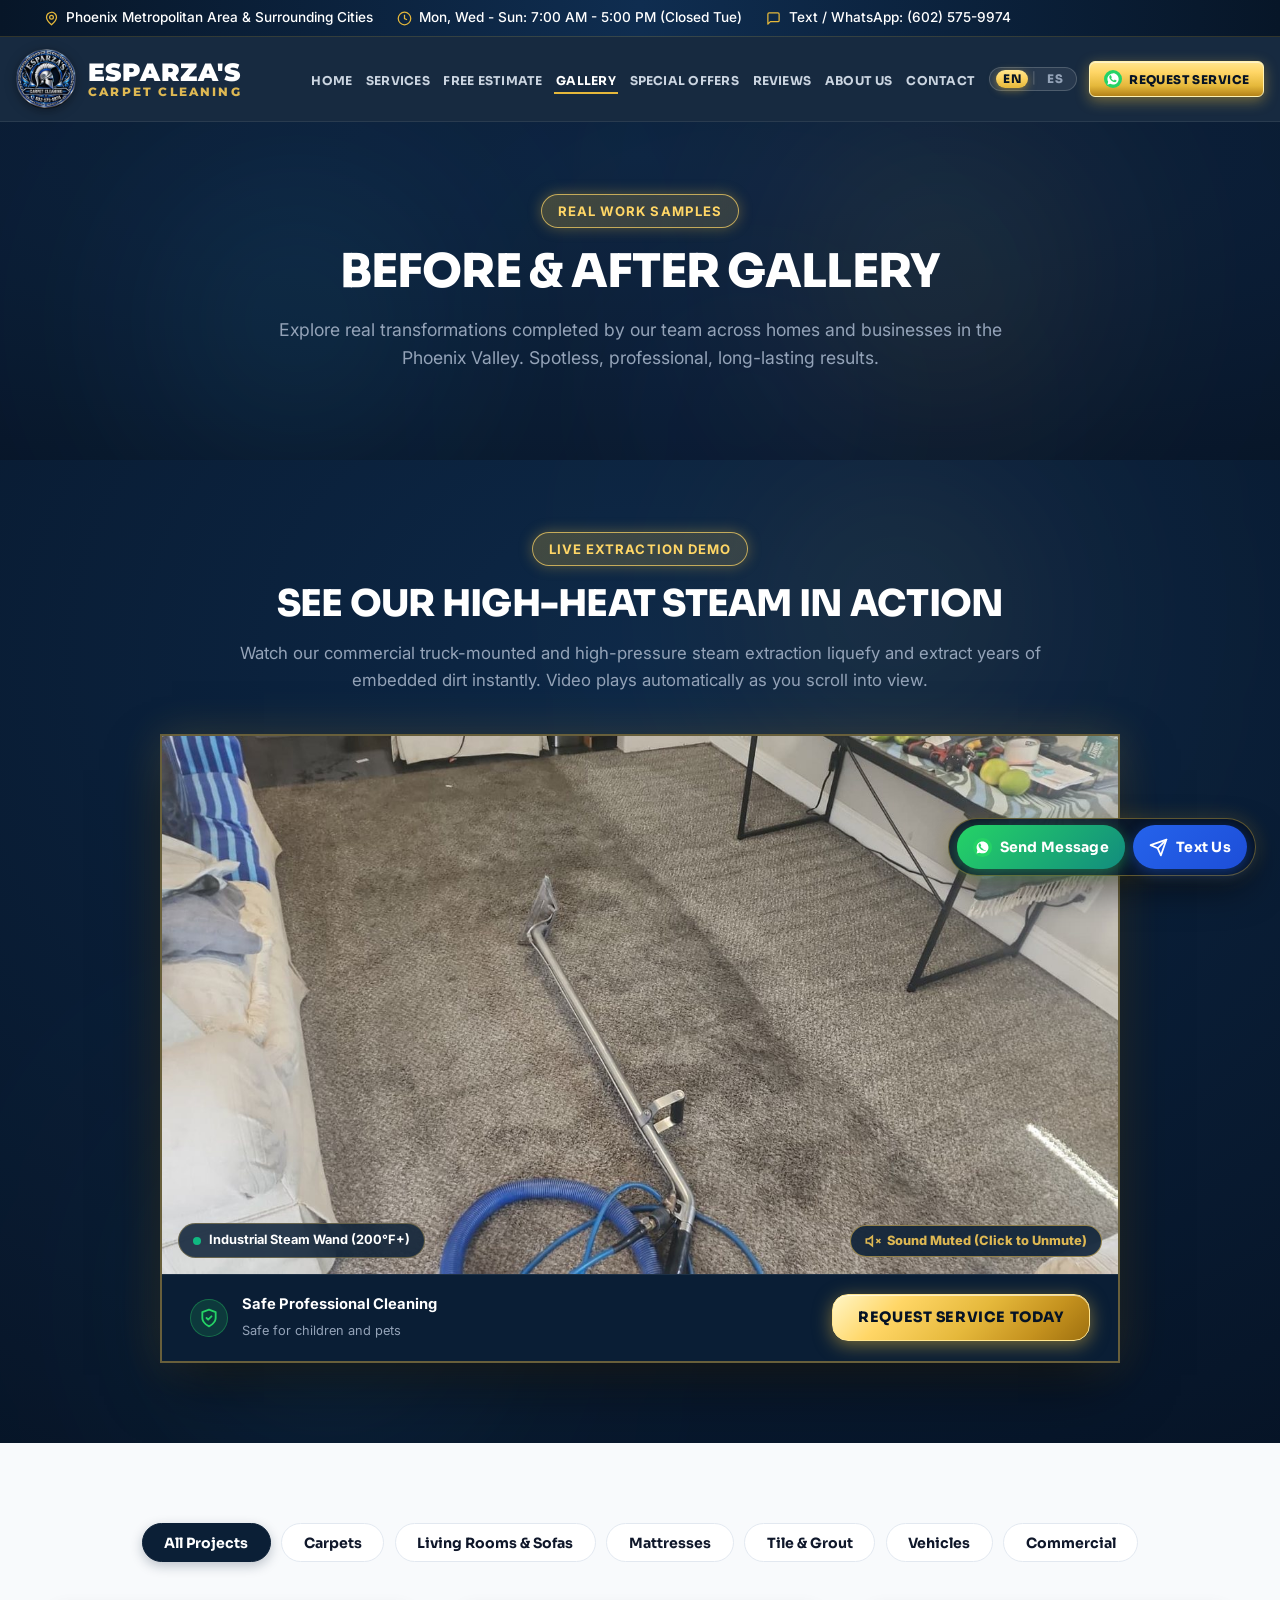
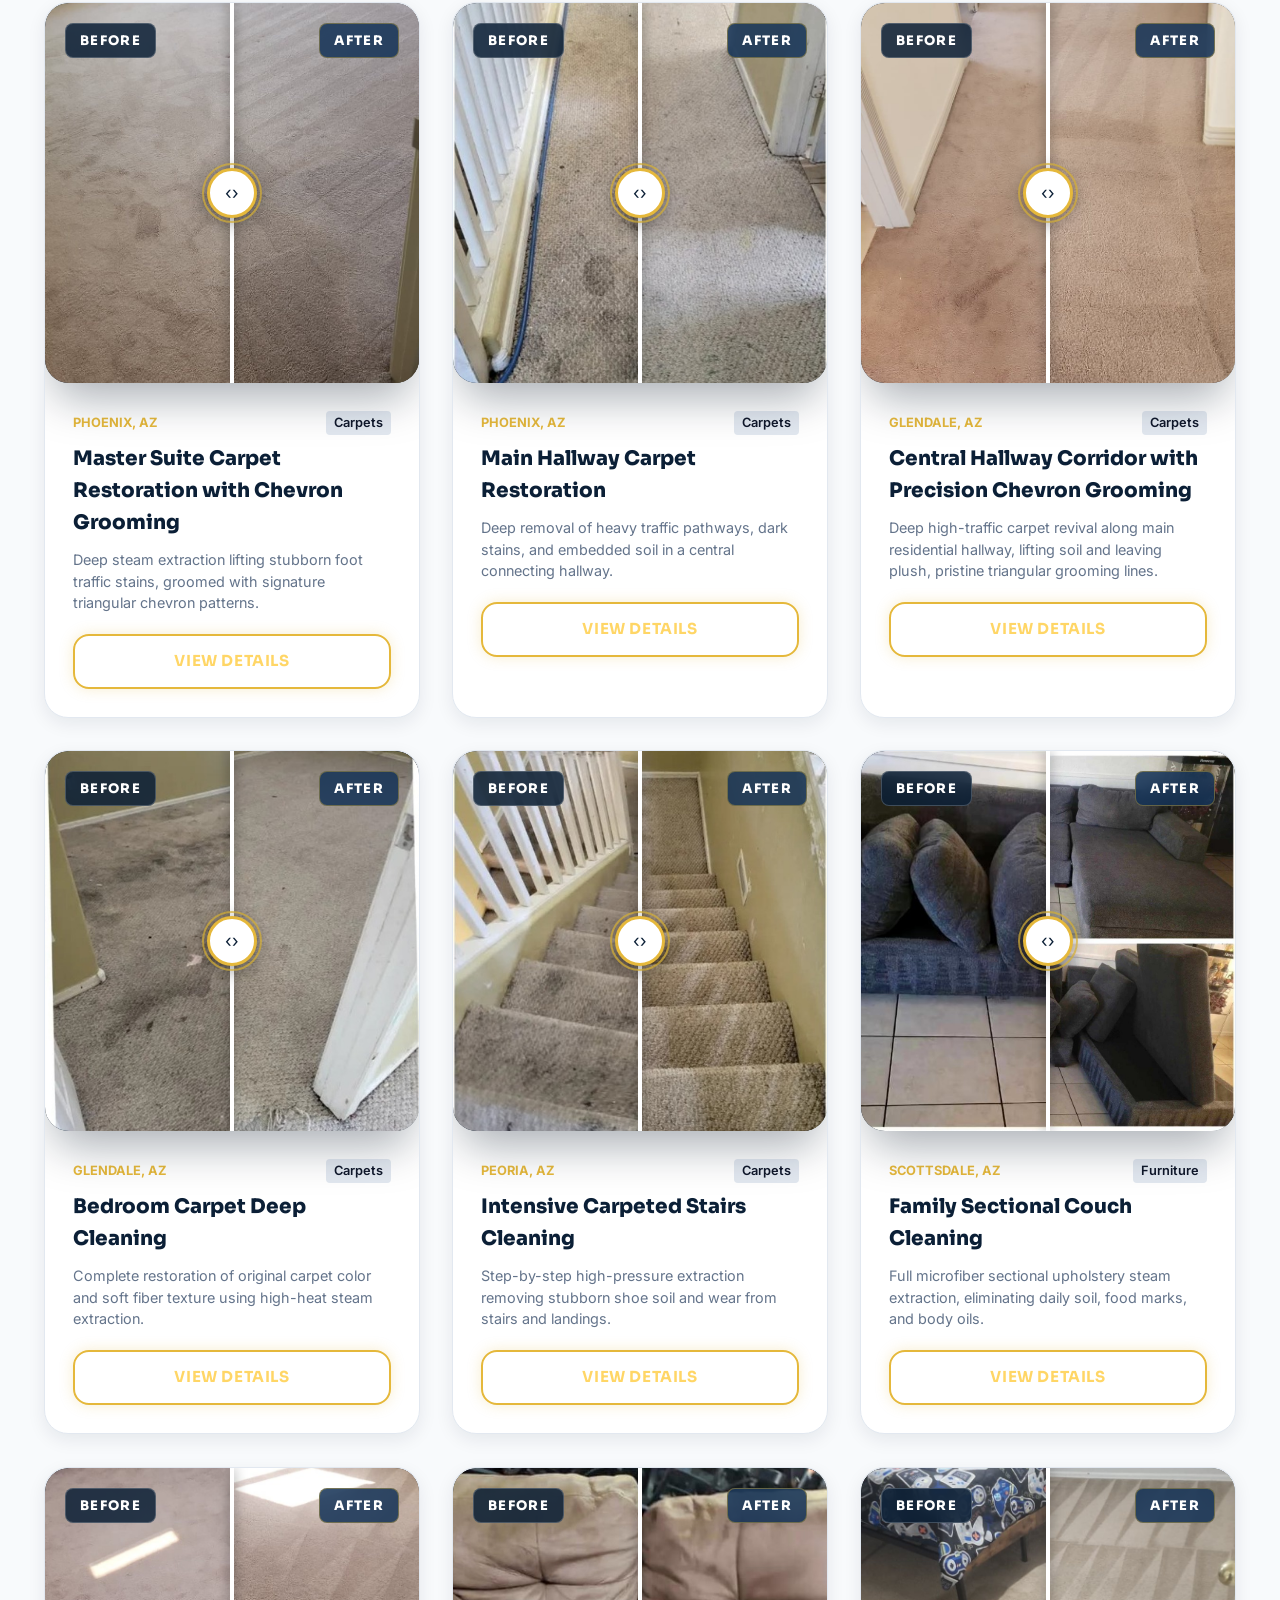
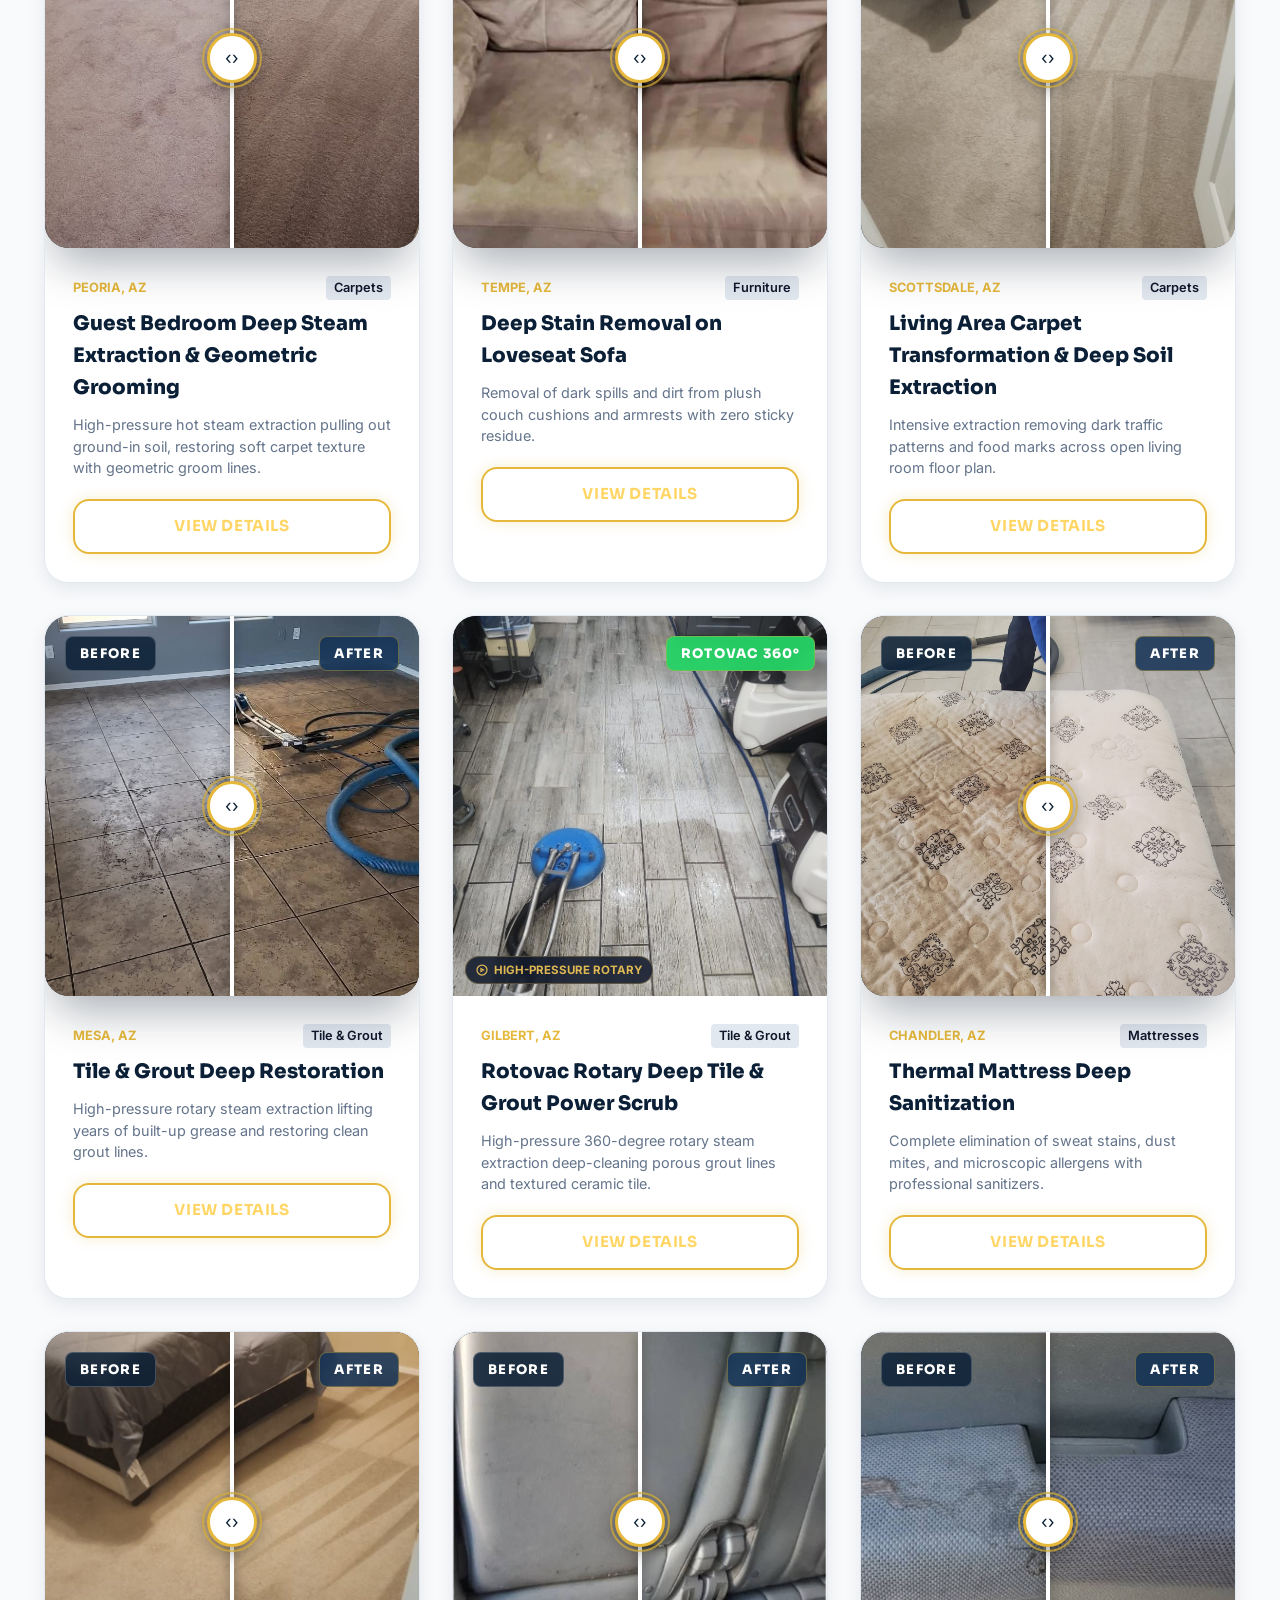
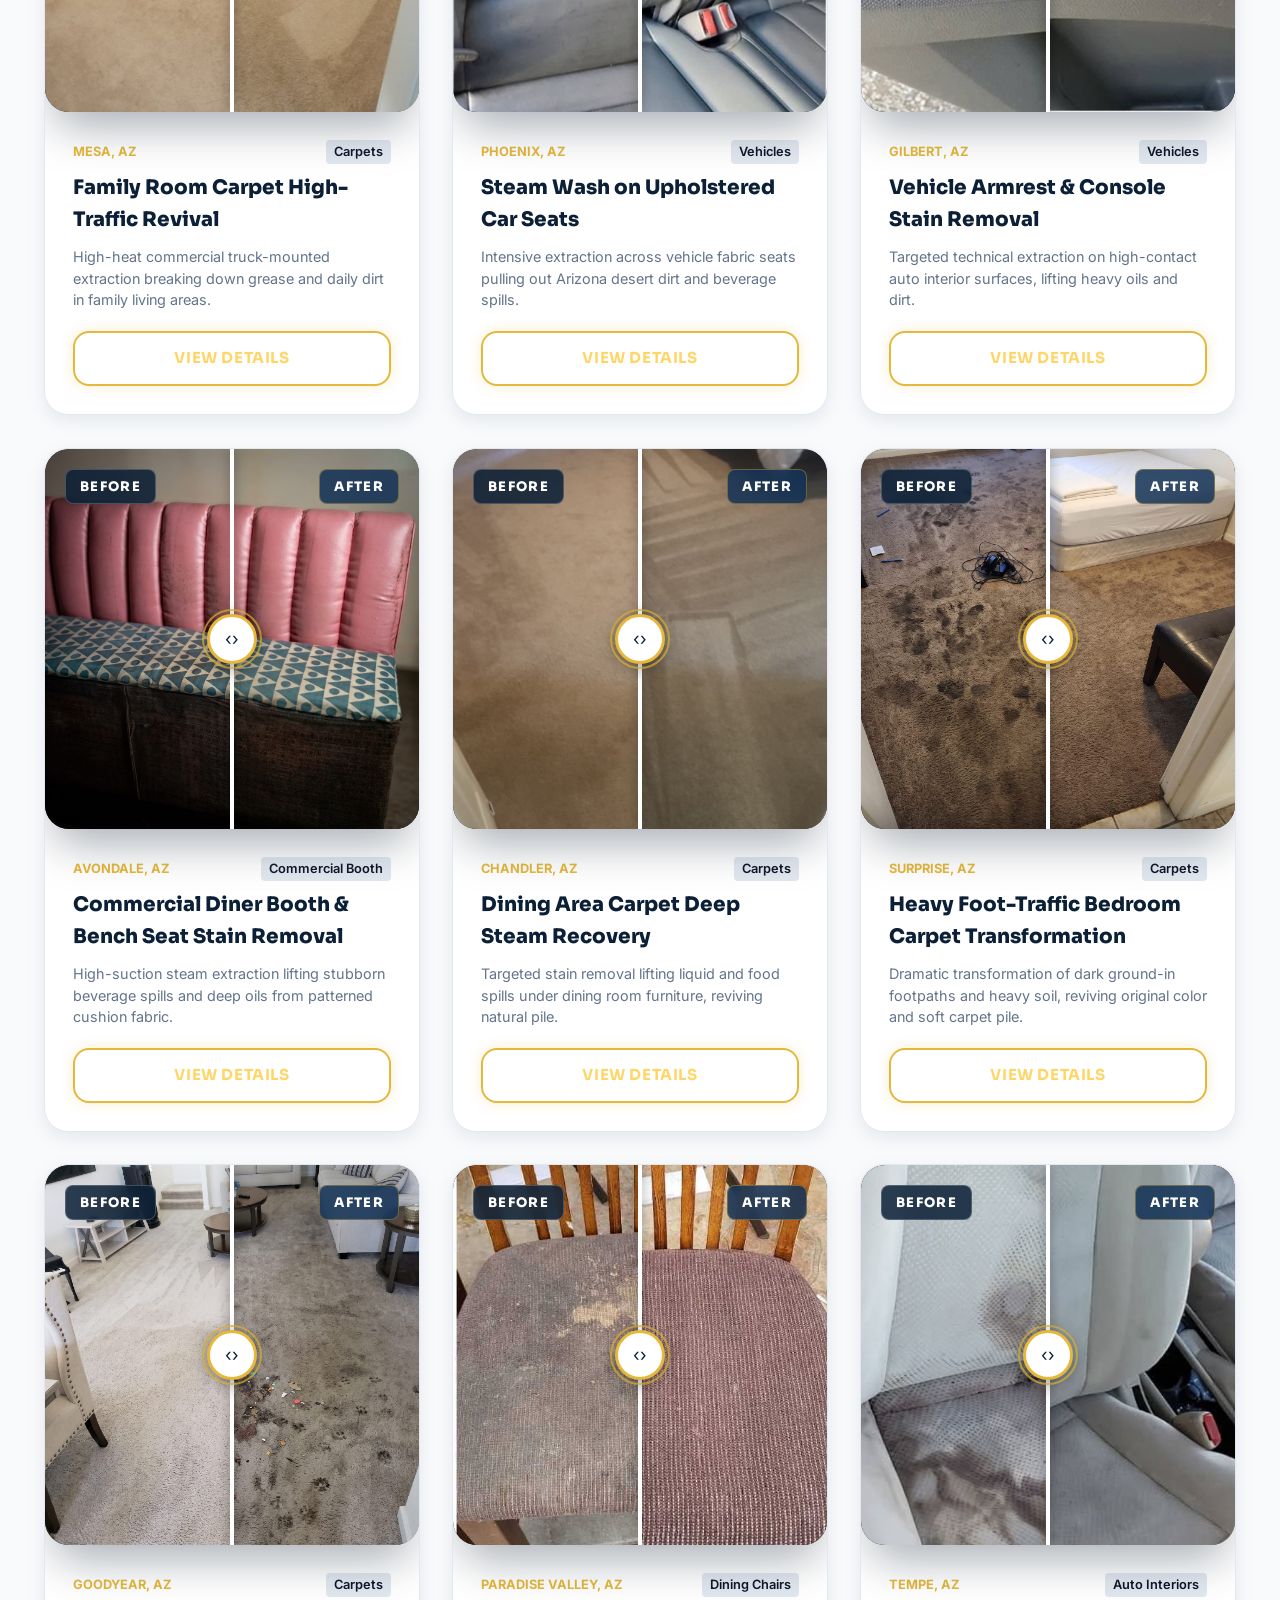
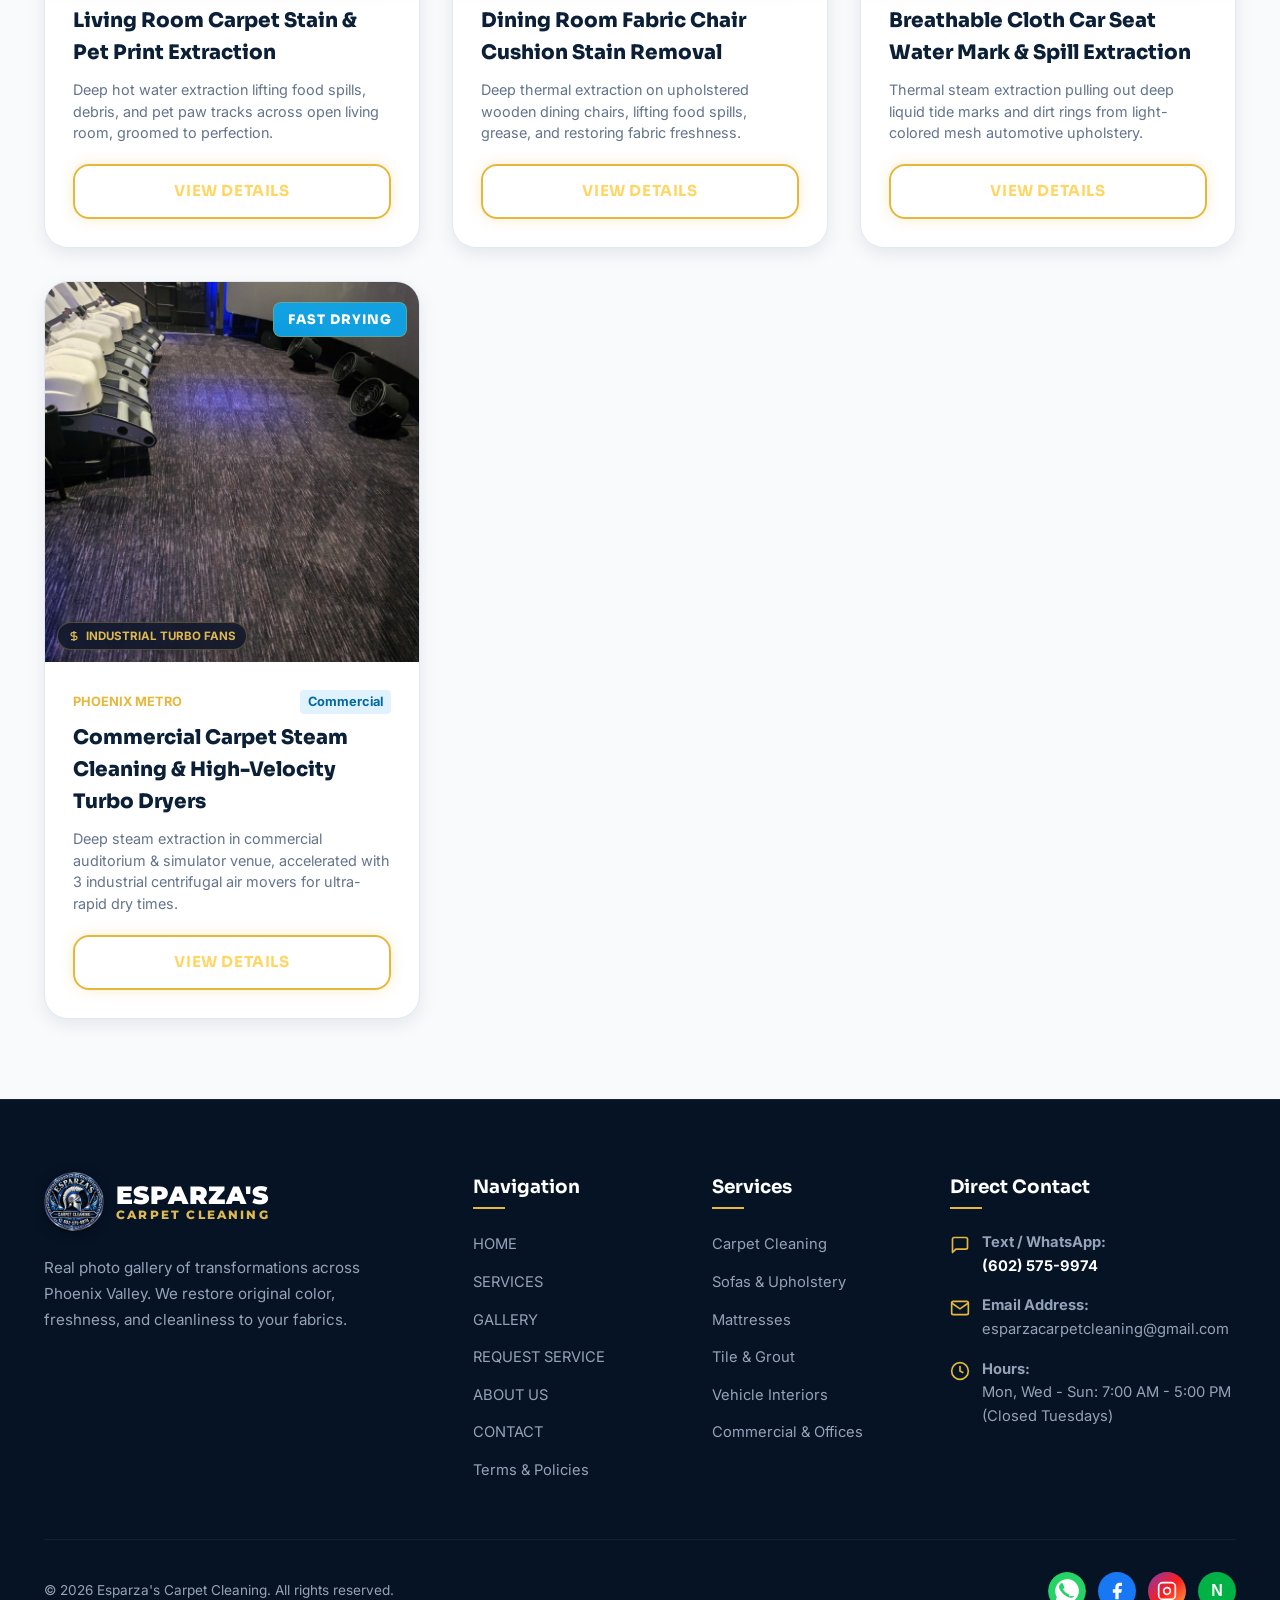
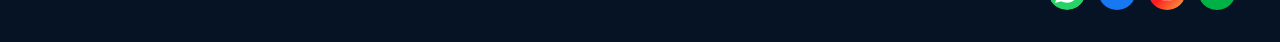
<file: galeria.html>
<!DOCTYPE html>
<html lang="en">
<head>
  <meta charset="UTF-8">
  <meta name="viewport" content="width=device-width, initial-scale=1.0">
  <title>Before &amp; After Gallery | Esparza's Carpet Cleaning</title>
  <meta name="description" content="Interactive Before &amp; After slider gallery from Esparza's Carpet Cleaning. Compare real transformations of carpets, couches, mattresses, tile &amp; grout in Phoenix, AZ.">
  <link rel="stylesheet" href="css/styles.css">
  <link rel="stylesheet" href="css/components.css">
  <link rel="icon" type="image/svg+xml" href="assets/images/logo.svg">
</head>
<body>

  <!-- Top Notice Bar -->
  <div class="top-notice-bar">
    <div class="container">
      <div class="top-notice-info">
        <span class="top-notice-item">
          <svg width="15" height="15" viewBox="0 0 24 24" fill="none" stroke="currentColor" stroke-width="2"><path d="M12 2a8 8 0 0 0-8 8c0 5.25 8 12 8 12s8-6.75 8-12a8 8 0 0 0-8-8z"/><circle cx="12" cy="10" r="3"/></svg>
          <span data-i18n="top_area">Phoenix Metropolitan Area &amp; Surrounding Cities</span>
        </span>
        <span class="top-notice-item">
          <svg width="15" height="15" viewBox="0 0 24 24" fill="none" stroke="currentColor" stroke-width="2"><circle cx="12" cy="12" r="10"/><polyline points="12 6 12 12 16 14"/></svg>
          <span data-i18n="top_hours">Mon, Wed - Sun: 7:00 AM - 5:00 PM (Closed Tue)</span>
        </span>
        <span class="top-notice-item">
          <svg width="15" height="15" viewBox="0 0 24 24" fill="none" stroke="currentColor" stroke-width="2" stroke-linecap="round" stroke-linejoin="round"><path d="M21 15a2 2 0 0 1-2 2H7l-4 4V5a2 2 0 0 1 2-2h14a2 2 0 0 1 2 2z"/></svg>
          <span data-i18n="top_direct">Text / WhatsApp: (602) 575-9974</span>
        </span>
      </div>
    </div>
  </div>

  <!-- Header -->
  <header class="site-header">
    <div class="container header-inner">
      <a href="index.html" class="brand-logo" title="Esparza's Carpet Cleaning">
        <img src="assets/images/logo-spartan.png" alt="Esparza's Carpet Cleaning Logo" width="60" height="60" data-i18n-alt="logo_main_alt">
        <div class="logo-text-group">
          <span class="logo-main-text">ESPARZA'S</span>
          <span class="logo-sub-text">CARPET CLEANING</span>
        </div>
      </a>

      <nav class="main-nav">
        <ul class="nav-links">
          <li><a href="index.html" class="nav-link" data-i18n="nav_inicio">HOME</a></li>
          <li><a href="servicios.html" class="nav-link" data-i18n="nav_servicios">SERVICES</a></li>
          <li><a href="index.html#tarifas" class="nav-link" data-i18n="nav_tarifas">FREE ESTIMATE</a></li>
          <li><a href="galeria.html" class="nav-link active" data-i18n="nav_galeria">GALLERY</a></li>
          <li><a href="index.html#promociones" class="nav-link" data-i18n="nav_promociones">SPECIAL OFFERS</a></li>
          <li><a href="index.html#comentarios" class="nav-link" data-i18n="nav_resenas">REVIEWS</a></li>
          <li><a href="nosotros.html" class="nav-link" data-i18n="nav_nosotros">ABOUT US</a></li>
          <li><a href="contacto.html" class="nav-link" data-i18n="nav_contacto">CONTACT</a></li>
        </ul>

        <!-- Language Switcher (Desktop) -->
        <div class="lang-switch-container">
          <button type="button" class="lang-btn active" data-lang="en">EN</button>
          <span class="lang-separator">|</span>
          <button type="button" class="lang-btn" data-lang="es">ES</button>
        </div>

        <a href="solicitud.html" class="btn-nav-gold">
          <svg width="20" height="20" viewBox="0 0 24 24" fill="none" style="flex-shrink: 0;"><circle cx="12" cy="12" r="12" fill="#25D366"/><path d="M12.04 4.5c-4.14 0-7.5 3.36-7.5 7.5 0 1.33.35 2.62 1.01 3.75L4.5 19.5l3.86-1.01c1.1.6 2.34.91 3.68.91 4.14 0 7.5-3.36 7.5-7.5s-3.36-7.5-7.5-7.5zm4.45 10.63c-.19.53-1.09 1.01-1.54 1.07-.39.06-.9.08-1.46-.1-.34-.11-.79-.26-1.37-.51-2.43-1.05-4-3.52-4.12-3.68-.12-.16-.99-1.32-.99-2.51 0-1.19.63-1.78.85-2.02.22-.24.48-.3.64-.3.16 0 .32 0 .46.01.15.01.35-.06.55.42.21.49.71 1.74.77 1.87.06.13.1.28.02.44-.08.16-.12.26-.24.4-.12.14-.26.31-.37.42-.12.12-.25.25-.11.49.14.24.62 1.02 1.33 1.65.91.81 1.68 1.06 1.92 1.18.24.12.38.1.52-.06.14-.16.6-.7.76-.94.16-.24.32-.2.53-.12.21.08 1.33.63 1.56.74.23.12.38.18.44.27.06.1.06.57-.13 1.1z" fill="#FFFFFF"/></svg>
          <span data-i18n="nav_cta">REQUEST SERVICE</span>
        </a>
      </nav>

      <button class="mobile-toggle-btn" aria-label="Mobile Navigation Menu" data-i18n-aria="nav_menu_aria">
        <svg width="26" height="26" viewBox="0 0 24 24" fill="none" stroke="currentColor" stroke-width="2.5"><path d="M4 6h16M4 12h16M4 18h16"/></svg>
      </button>
    </div>
  </header>

  <!-- Mobile Drawer -->
  <div class="mobile-menu-drawer">
    <!-- Language Switcher (Mobile Drawer) -->
    <div style="display: flex; justify-content: center; margin-bottom: 1.5rem;">
      <div class="lang-switch-container">
        <button type="button" class="lang-btn active" data-lang="en">EN</button>
        <span class="lang-separator">|</span>
        <button type="button" class="lang-btn" data-lang="es">ES</button>
      </div>
    </div>

    <ul class="mobile-nav-links">
      <li><a href="index.html" class="nav-link" data-i18n="nav_inicio">HOME</a></li>
      <li><a href="servicios.html" class="nav-link" data-i18n="nav_servicios">SERVICES</a></li>
      <li><a href="index.html#tarifas" class="nav-link" data-i18n="nav_tarifas">FREE ESTIMATE</a></li>
      <li><a href="galeria.html" class="nav-link active" data-i18n="nav_galeria">GALLERY</a></li>
      <li><a href="index.html#promociones" class="nav-link" data-i18n="nav_promociones">SPECIAL OFFERS</a></li>
      <li><a href="index.html#comentarios" class="nav-link" data-i18n="nav_resenas">REVIEWS</a></li>
      <li><a href="nosotros.html" class="nav-link" data-i18n="nav_nosotros">ABOUT US</a></li>
      <li><a href="contacto.html" class="nav-link" data-i18n="nav_contacto">CONTACT</a></li>
    </ul>
    <div style="margin-top: 1.5rem; display: flex; flex-direction: column; gap: 1rem;">
      <a href="solicitud.html" class="btn-nav-gold" style="width: 100%; justify-content: center;">
        <svg width="20" height="20" viewBox="0 0 24 24" fill="none" style="flex-shrink: 0;"><circle cx="12" cy="12" r="12" fill="#25D366"/><path d="M12.04 4.5c-4.14 0-7.5 3.36-7.5 7.5 0 1.33.35 2.62 1.01 3.75L4.5 19.5l3.86-1.01c1.1.6 2.34.91 3.68.91 4.14 0 7.5-3.36 7.5-7.5s-3.36-7.5-7.5-7.5zm4.45 10.63c-.19.53-1.09 1.01-1.54 1.07-.39.06-.9.08-1.46-.1-.34-.11-.79-.26-1.37-.51-2.43-1.05-4-3.52-4.12-3.68-.12-.16-.99-1.32-.99-2.51 0-1.19.63-1.78.85-2.02.22-.24.48-.3.64-.3.16 0 .32 0 .46.01.15.01.35-.06.55.42.21.49.71 1.74.77 1.87.06.13.1.28.02.44-.08.16-.12.26-.24.4-.12.14-.26.31-.37.42-.12.12-.25.25-.11.49.14.24.62 1.02 1.33 1.65.91.81 1.68 1.06 1.92 1.18.24.12.38.1.52-.06.14-.16.6-.7.76-.94.16-.24.32-.2.53-.12.21.08 1.33.63 1.56.74.23.12.38.18.44.27.06.1.06.57-.13 1.1z" fill="#FFFFFF"/></svg>
        <span data-i18n="nav_cta">REQUEST SERVICE</span>
      </a>
      <a href="https://wa.me/16025759974" target="_blank" rel="noopener" class="btn btn-secondary" style="width: 100%; justify-content: center;" data-i18n="nav_call">WhatsApp: (602) 575-9974</a>
    </div>
  </div>

  <main>
    <!-- PAGE HERO -->
    <section class="section-dark" style="position: relative; overflow: hidden; padding: 4.5rem 0 4rem 0; background: radial-gradient(120% 120% at 50% 10%, #0c2340 0%, #061325 100%);">
      <!-- Ambient Glow Orbs -->
      <div class="ambient-glow-orb orb-amber" style="top: -60px; right: 10%; width: 420px; height: 420px;"></div>
      <div class="ambient-glow-orb orb-azure" style="bottom: -80px; left: 6%; width: 440px; height: 440px;"></div>
      <div class="ambient-glow-orb orb-navy" style="top: 35%; left: 45%; width: 340px; height: 340px;"></div>

      <div class="container" style="text-align: center; position: relative; z-index: 2;">
        <span class="section-badge gold reveal-on-scroll" data-i18n="gal_badge">Real Transformations</span>
        <h1 class="section-title reveal-on-scroll stagger-1" style="font-size: 2.9rem;" data-i18n="gal_title">BEFORE &amp; AFTER <span class="highlight">GALLERY</span></h1>
        <p class="section-subtitle reveal-on-scroll stagger-2" style="max-width: 780px; margin: 0 auto 1.5rem auto;" data-i18n="gal_sub">
          Slide the center handle horizontally to compare before and after. Real photos from our steam cleaning jobs across the Phoenix Valley.
        </p>
      </div>
    </section>

    <!-- AUTOPLAY VIDEO SHOWCASE SECTION (SE REPRODUCE AUTOMÁTICAMENTE AL LLEGAR AQUÍ) -->
    <section class="section section-dark video-showcase-section" id="video-demostracion" style="position: relative; overflow: hidden; background: radial-gradient(100% 100% at 50% 20%, #0d2847 0%, #061325 100%); padding: 4.5rem 0 5rem 0;">
      <!-- Ambient Glow Orbs -->
      <div class="ambient-glow-orb orb-amber" style="top: -40px; right: 15%; width: 380px; height: 380px;"></div>
      <div class="ambient-glow-orb orb-azure" style="bottom: -60px; left: 10%; width: 400px; height: 400px;"></div>

      <div class="container" style="position: relative; z-index: 2;">
        
        <div style="text-align: center; max-width: 820px; margin: 0 auto 2.5rem auto;">
          <span class="section-badge gold reveal-on-scroll" data-i18n="video_sec_badge">Live Extraction Demo</span>
          <h2 class="section-title reveal-on-scroll stagger-1" style="font-size: 2.3rem; margin-bottom: 0.85rem;" data-i18n="video_sec_title">SEE OUR HIGH-HEAT STEAM <span class="highlight">IN ACTION</span></h2>
          <p class="section-subtitle reveal-on-scroll stagger-2" style="font-size: 1.05rem; line-height: 1.6; margin: 0 auto;" data-i18n="video_sec_sub">
            Watch our commercial truck-mounted and high-pressure steam extraction liquefy and extract years of embedded dirt instantly. Video plays automatically as you scroll into view.
          </p>
        </div>

        <!-- Video Player Card Container -->
        <div class="video-showcase-wrapper reveal-on-scroll stagger-2" style="max-width: 960px; margin: 0 auto; border-radius: var(--radius-xl); overflow: hidden; box-shadow: 0 24px 60px -12px rgba(0, 0, 0, 0.7), 0 0 40px rgba(222, 184, 83, 0.2); border: 2px solid rgba(222, 184, 83, 0.45); background: #071628; position: relative;">
          
          <!-- Video Frame (Aspect Ratio 16:9) -->
          <div class="video-frame-container" style="position: relative; width: 100%; aspect-ratio: 16 / 9; max-height: 540px; background: #000000; overflow: hidden;">
            <!-- ESPACIO PARA TU VIDEO: Coloca tu video en assets/videos/demo-limpieza.mp4 -->
            <video 
              id="showcase-scroll-video" 
              class="auto-scroll-video" 
              autoplay
              muted 
              playsinline 
              loop 
              preload="metadata" 
              poster="assets/images/carpet-wand-action.jpg"
              style="width: 100%; height: 100%; object-fit: cover; display: block;"
            >
              <source src="assets/videos/video.mp4" type="video/mp4">
              Your browser does not support HTML5 video.
            </video>

            <!-- Bottom Floating Controls Overlay -->
            <div class="video-controls-overlay" style="position: absolute; bottom: 16px; left: 16px; right: 16px; display: flex; justify-content: space-between; align-items: center; pointer-events: none; z-index: 10; flex-wrap: wrap; gap: 0.5rem;">
              
              <!-- Quick Info Badge -->
              <div style="pointer-events: auto; background: rgba(11, 31, 54, 0.85); backdrop-filter: blur(8px); padding: 6px 14px; border-radius: 999px; border: 1px solid rgba(222, 184, 83, 0.35); display: inline-flex; align-items: center; gap: 8px;">
                <span style="display: inline-block; width: 8px; height: 8px; border-radius: 50%; background: #10B981;"></span>
                <span style="color: #FFFFFF; font-size: 0.8rem; font-weight: 700;" data-i18n="video_tech_badge">Industrial Steam Wand (200°F+)</span>
              </div>

              <!-- Mute / Unmute Interactive Toggle -->
              <button type="button" class="video-sound-toggle-btn" style="pointer-events: auto; background: rgba(11, 31, 54, 0.88); border: 1.5px solid rgba(222, 184, 83, 0.6); color: #DEB853; padding: 7px 14px; border-radius: 999px; font-weight: 800; font-size: 0.8rem; display: inline-flex; align-items: center; gap: 6px; cursor: pointer; transition: all 0.2s ease; backdrop-filter: blur(8px);" aria-label="Toggle sound">
                <span class="sound-icon-holder" style="display: inline-flex; align-items: center;">
                  <svg class="sound-icon-muted" width="16" height="16" viewBox="0 0 24 24" fill="none" stroke="currentColor" stroke-width="2.5"><polygon points="11 5 6 9 2 9 2 15 6 15 11 19 11 5"/><line x1="23" y1="9" x2="17" y2="15"/><line x1="17" y1="9" x2="23" y2="15"/></svg>
                  <svg class="sound-icon-unmuted" width="16" height="16" viewBox="0 0 24 24" fill="none" stroke="currentColor" stroke-width="2.5" style="display: none;"><polygon points="11 5 6 9 2 9 2 15 6 15 11 19 11 5"/><path d="M15.54 8.46a5 5 0 0 1 0 7.07"/><path d="M19.07 4.93a10 10 0 0 1 0 14.14"/></svg>
                </span>
                <span class="sound-toggle-text" data-i18n="video_sound_enable">Sound Muted (Click to Unmute)</span>
              </button>
            </div>
          </div>

          <!-- Video Footer Specs Bar -->
          <div style="background: rgba(11, 31, 54, 0.98); padding: 1.15rem 1.75rem; border-top: 1px solid rgba(255, 255, 255, 0.08); display: flex; justify-content: space-between; align-items: center; flex-wrap: wrap; gap: 1.25rem;">
            <div style="display: flex; align-items: center; gap: 0.85rem;">
              <div style="width: 38px; height: 38px; border-radius: 50%; background: rgba(37, 211, 102, 0.15); border: 1px solid rgba(37, 211, 102, 0.35); display: flex; align-items: center; justify-content: center; color: #25D366; flex-shrink: 0;">
                <svg width="20" height="20" viewBox="0 0 24 24" fill="none" stroke="currentColor" stroke-width="2.2" stroke-linecap="round" stroke-linejoin="round"><path d="M12 22s8-4 8-10V5l-8-3-8 3v7c0 6 8 10 8 10z"/><path d="m9 12 2 2 4-4"/></svg>
              </div>
              <div>
                <strong style="color: #FFFFFF; font-size: 0.92rem; display: block;" data-i18n="video_feat2_title">Safe Professional Cleaning</strong>
                <span style="color: #94A3B8; font-size: 0.8rem;" data-i18n="video_feat2_sub">Safe for children and pets</span>
              </div>
            </div>

            <div>
              <a href="solicitud.html" class="btn btn-primary" style="padding: 0.7rem 1.6rem; font-size: 0.9rem;" data-i18n="video_cta_btn">
                Request Service Today
              </a>
            </div>
          </div>

        </div>

      </div>
    </section>

    <!-- GALERÍA CON FILTROS INTERACTIVOS -->
    <section class="section section-light">
      <div class="container">
        
        <!-- Filter Tabs -->
        <div class="gallery-filters reveal-on-scroll">
          <button class="gallery-filter-btn active" data-filter="all" data-i18n="gal_filter_all">All Projects</button>
          <button class="gallery-filter-btn" data-filter="alfombras" data-i18n="gal_filter_carpets">Carpets</button>
          <button class="gallery-filter-btn" data-filter="sofas" data-i18n="gal_filter_sofas">Couches &amp; Sofas</button>
          <button class="gallery-filter-btn" data-filter="colchones" data-i18n="gal_filter_mattress">Mattresses</button>
          <button class="gallery-filter-btn" data-filter="pisos" data-i18n="gal_filter_floors">Tile &amp; Grout</button>
          <button class="gallery-filter-btn" data-filter="vehiculos" data-i18n="gal_filter_cars">Auto Interiors</button>
          <button class="gallery-filter-btn" data-filter="comercial" data-i18n="gal_filter_commercial">Commercial</button>
        </div>

        <!-- Gallery Grid of Before/After Cards -->
        <div style="display: grid; grid-template-columns: repeat(auto-fit, minmax(280px, 1fr)); gap: 2rem;" id="gallery-grid">

          <!-- Card 16: Master Suite Bedroom with Chevron Grooming Lines (Alfombras) -->
          <div class="gallery-item-card reveal-on-scroll stagger-1" data-category="alfombras" style="background: #FFFFFF; border-radius: var(--radius-lg); overflow: hidden; box-shadow: var(--shadow-md); border: 1px solid var(--color-border-light); transition: transform var(--transition-normal), box-shadow var(--transition-normal);">
            <div class="before-after-container ba-aspect-gallery">
              <span class="ba-label ba-label-after" data-i18n="ba_after">AFTER</span>
              <span class="ba-label ba-label-before" data-i18n="ba_before">BEFORE</span>
              <img src="assets/images/carpet-chevron-bed1-before.jpg" alt="Master bedroom carpet before cleaning with traffic soil" data-i18n-alt="gal_card16_img_before" class="ba-image ba-image-before">
              <img src="assets/images/carpet-chevron-bed1-after.jpg" alt="Master bedroom carpet restored with signature chevron triangle grooming lines" data-i18n-alt="gal_card16_img_after" class="ba-image ba-image-after">
              <div class="ba-handle">
                <div class="ba-handle-button"><span class="ba-handle-arrows">&lsaquo;&rsaquo;</span></div>
              </div>
              <input type="range" min="0" max="100" value="50" class="ba-range-input" aria-label="Master Bedroom Chevron Carpet Slider" data-i18n-aria="gal_slider_16">
            </div>
            <div style="padding: 1.75rem;">
              <div style="display: flex; justify-content: space-between; align-items: center; margin-bottom: 0.5rem;">
                <span style="font-size: 0.8rem; font-weight: 700; color: var(--color-accent); text-transform: uppercase;" data-i18n="gal_card16_loc">Phoenix, AZ</span>
                <span style="font-size: 0.8rem; background: #E2E8F0; padding: 2px 8px; border-radius: 4px; font-weight: 600;" data-i18n="gal_card16_tag">Carpets</span>
              </div>
              <h3 style="font-family: var(--font-heading); font-size: 1.25rem; font-weight: 800; margin-bottom: 0.6rem; color: var(--color-primary);" data-i18n="gal_card16_title">Master Suite Carpet Restoration with Chevron Grooming</h3>
              <p style="font-size: 0.9rem; color: var(--color-text-muted); margin-bottom: 1.25rem; line-height: 1.5;" data-i18n="gal_card16_desc">
                Deep steam extraction lifting stubborn foot traffic stains, groomed with signature triangular chevron patterns.
              </p>
              <a href="solicitud.html" class="btn btn-outline-gold" style="width: 100%;" data-i18n="gal_card_btn">Request Service</a>
            </div>
          </div>

          <!-- Card 1: Main Hallway (Carpets) -->
          <div class="gallery-item-card reveal-on-scroll stagger-1" data-category="alfombras" style="background: #FFFFFF; border-radius: var(--radius-lg); overflow: hidden; box-shadow: var(--shadow-md); border: 1px solid var(--color-border-light); transition: transform var(--transition-normal), box-shadow var(--transition-normal);">
            <div class="before-after-container ba-aspect-gallery">
              <span class="ba-label ba-label-after" data-i18n="ba_after">AFTER</span>
              <span class="ba-label ba-label-before" data-i18n="ba_before">BEFORE</span>
              <img src="assets/images/carpet-hallway-before.jpg" alt="Carpet hallway with heavy dark foot-traffic pathways before cleaning" data-i18n-alt="gal_card1_img_before" class="ba-image ba-image-before">
              <img src="assets/images/carpet-hallway-after.jpg" alt="Carpet hallway fully restored and spotless after steam cleaning" data-i18n-alt="gal_card1_img_after" class="ba-image ba-image-after">
              <div class="ba-handle">
                <div class="ba-handle-button"><span class="ba-handle-arrows">&lsaquo;&rsaquo;</span></div>
              </div>
              <input type="range" min="0" max="100" value="50" class="ba-range-input" aria-label="Hallway Carpet Before and After Slider" data-i18n-aria="gal_slider_1">
            </div>
            <div style="padding: 1.75rem;">
              <div style="display: flex; justify-content: space-between; align-items: center; margin-bottom: 0.5rem;">
                <span style="font-size: 0.8rem; font-weight: 700; color: var(--color-accent); text-transform: uppercase;" data-i18n="gal_card1_loc">Phoenix, AZ</span>
                <span style="font-size: 0.8rem; background: #E2E8F0; padding: 2px 8px; border-radius: 4px; font-weight: 600;" data-i18n="gal_card1_tag">Carpets</span>
              </div>
              <h3 style="font-family: var(--font-heading); font-size: 1.25rem; font-weight: 800; margin-bottom: 0.6rem; color: var(--color-primary);" data-i18n="gal_card1_title">Main Hallway Carpet Restoration</h3>
              <p style="font-size: 0.9rem; color: var(--color-text-muted); margin-bottom: 1.25rem; line-height: 1.5;" data-i18n="gal_card1_desc">
                Deep removal of heavy traffic pathways, dark stains, and embedded soil in a central connecting hallway.
              </p>
              <a href="solicitud.html" class="btn btn-outline-gold" style="width: 100%;" data-i18n="gal_card_btn">Request Service</a>
            </div>
          </div>

                    <!-- Card 17: Central Hallway Corridor with Chevron Triangle Grooming (Alfombras) -->
          <div class="gallery-item-card reveal-on-scroll stagger-2" data-category="alfombras" style="background: #FFFFFF; border-radius: var(--radius-lg); overflow: hidden; box-shadow: var(--shadow-md); border: 1px solid var(--color-border-light); transition: transform var(--transition-normal), box-shadow var(--transition-normal);">
            <div class="before-after-container ba-aspect-gallery">
              <span class="ba-label ba-label-after" data-i18n="ba_after">AFTER</span>
              <span class="ba-label ba-label-before" data-i18n="ba_before">BEFORE</span>
              <img src="assets/images/carpet-chevron-hallway-before.jpg" alt="Main hallway carpet with dark traffic pathways before cleaning" data-i18n-alt="gal_card17_img_before" class="ba-image ba-image-before">
              <img src="assets/images/carpet-chevron-hallway-after.jpg" alt="Main hallway carpet pristine with triangular grooming finish" data-i18n-alt="gal_card17_img_after" class="ba-image ba-image-after">
              <div class="ba-handle">
                <div class="ba-handle-button"><span class="ba-handle-arrows">&lsaquo;&rsaquo;</span></div>
              </div>
              <input type="range" min="0" max="100" value="50" class="ba-range-input" aria-label="Hallway Chevron Carpet Slider" data-i18n-aria="gal_slider_17">
            </div>
            <div style="padding: 1.75rem;">
              <div style="display: flex; justify-content: space-between; align-items: center; margin-bottom: 0.5rem;">
                <span style="font-size: 0.8rem; font-weight: 700; color: var(--color-accent); text-transform: uppercase;" data-i18n="gal_card17_loc">Glendale, AZ</span>
                <span style="font-size: 0.8rem; background: #E2E8F0; padding: 2px 8px; border-radius: 4px; font-weight: 600;" data-i18n="gal_card17_tag">Carpets</span>
              </div>
              <h3 style="font-family: var(--font-heading); font-size: 1.25rem; font-weight: 800; margin-bottom: 0.6rem; color: var(--color-primary);" data-i18n="gal_card17_title">Central Hallway Corridor with Precision Chevron Grooming</h3>
              <p style="font-size: 0.9rem; color: var(--color-text-muted); margin-bottom: 1.25rem; line-height: 1.5;" data-i18n="gal_card17_desc">
                Deep high-traffic carpet revival along main residential hallway, lifting soil and leaving plush, pristine triangular grooming lines.
              </p>
              <a href="solicitud.html" class="btn btn-outline-gold" style="width: 100%;" data-i18n="gal_card_btn">Request Service</a>
            </div>
          </div>

          <!-- Card 2: Master Bedroom (Carpets) -->
          <div class="gallery-item-card reveal-on-scroll stagger-2" data-category="alfombras" style="background: #FFFFFF; border-radius: var(--radius-lg); overflow: hidden; box-shadow: var(--shadow-md); border: 1px solid var(--color-border-light); transition: transform var(--transition-normal), box-shadow var(--transition-normal);">
            <div class="before-after-container ba-aspect-gallery">
              <span class="ba-label ba-label-after" data-i18n="ba_after">AFTER</span>
              <span class="ba-label ba-label-before" data-i18n="ba_before">BEFORE</span>
              <img src="assets/images/carpet-room-before.jpg" alt="Bedroom carpet soiled with dull fibers before cleaning" data-i18n-alt="gal_card2_img_before" class="ba-image ba-image-before">
              <img src="assets/images/carpet-room-after.jpg" alt="Bedroom carpet deep cleaned and fibers restored" data-i18n-alt="gal_card2_img_after" class="ba-image ba-image-after">
              <div class="ba-handle">
                <div class="ba-handle-button"><span class="ba-handle-arrows">&lsaquo;&rsaquo;</span></div>
              </div>
              <input type="range" min="0" max="100" value="50" class="ba-range-input" aria-label="Bedroom Carpet Before and After Slider" data-i18n-aria="gal_slider_2">
            </div>
            <div style="padding: 1.75rem;">
              <div style="display: flex; justify-content: space-between; align-items: center; margin-bottom: 0.5rem;">
                <span style="font-size: 0.8rem; font-weight: 700; color: var(--color-accent); text-transform: uppercase;" data-i18n="gal_card2_loc">Glendale, AZ</span>
                <span style="font-size: 0.8rem; background: #E2E8F0; padding: 2px 8px; border-radius: 4px; font-weight: 600;" data-i18n="gal_card2_tag">Carpets</span>
              </div>
              <h3 style="font-family: var(--font-heading); font-size: 1.25rem; font-weight: 800; margin-bottom: 0.6rem; color: var(--color-primary);" data-i18n="gal_card2_title">Bedroom Carpet Deep Cleaning</h3>
              <p style="font-size: 0.9rem; color: var(--color-text-muted); margin-bottom: 1.25rem; line-height: 1.5;" data-i18n="gal_card2_desc">
                Complete restoration of original carpet color and soft fiber texture using high-heat steam extraction.
              </p>
              <a href="solicitud.html" class="btn btn-outline-gold" style="width: 100%;" data-i18n="gal_card_btn">Request Service</a>
            </div>
          </div>

          <!-- Card 3: Carpeted Stairs (Carpets) -->
          <div class="gallery-item-card reveal-on-scroll stagger-3" data-category="alfombras" style="background: #FFFFFF; border-radius: var(--radius-lg); overflow: hidden; box-shadow: var(--shadow-md); border: 1px solid var(--color-border-light); transition: transform var(--transition-normal), box-shadow var(--transition-normal);">
            <div class="before-after-container ba-aspect-gallery">
              <span class="ba-label ba-label-after" data-i18n="ba_after">AFTER</span>
              <span class="ba-label ba-label-before" data-i18n="ba_before">BEFORE</span>
              <img src="assets/images/carpet-stairs-before.jpg" alt="Carpeted stairs with heavy ground-in foot soil before cleaning" data-i18n-alt="gal_card3_img_before" class="ba-image ba-image-before">
              <img src="assets/images/carpet-stairs-after.jpg" alt="Carpeted stairs deep steam cleaned and renewed" data-i18n-alt="gal_card3_img_after" class="ba-image ba-image-after">
              <div class="ba-handle">
                <div class="ba-handle-button"><span class="ba-handle-arrows">&lsaquo;&rsaquo;</span></div>
              </div>
              <input type="range" min="0" max="100" value="50" class="ba-range-input" aria-label="Staircase Carpet Before and After Slider" data-i18n-aria="gal_slider_3">
            </div>
            <div style="padding: 1.75rem;">
              <div style="display: flex; justify-content: space-between; align-items: center; margin-bottom: 0.5rem;">
                <span style="font-size: 0.8rem; font-weight: 700; color: var(--color-accent); text-transform: uppercase;" data-i18n="gal_card3_loc">Peoria, AZ</span>
                <span style="font-size: 0.8rem; background: #E2E8F0; padding: 2px 8px; border-radius: 4px; font-weight: 600;" data-i18n="gal_card3_tag">Carpets</span>
              </div>
              <h3 style="font-family: var(--font-heading); font-size: 1.25rem; font-weight: 800; margin-bottom: 0.6rem; color: var(--color-primary);" data-i18n="gal_card3_title">Intensive Carpeted Stairs Cleaning</h3>
              <p style="font-size: 0.9rem; color: var(--color-text-muted); margin-bottom: 1.25rem; line-height: 1.5;" data-i18n="gal_card3_desc">
                Step-by-step high-pressure extraction removing stubborn shoe soil and wear from stairs and landings.
              </p>
              <a href="solicitud.html" class="btn btn-outline-gold" style="width: 100%;" data-i18n="gal_card_btn">Request Service</a>
            </div>
          </div>

          <!-- Card 4: Family Sectional Couch (Furniture) -->
          <div class="gallery-item-card reveal-on-scroll stagger-1" data-category="sofas" style="background: #FFFFFF; border-radius: var(--radius-lg); overflow: hidden; box-shadow: var(--shadow-md); border: 1px solid var(--color-border-light); transition: transform var(--transition-normal), box-shadow var(--transition-normal);">
            <div class="before-after-container ba-aspect-gallery">
              <span class="ba-label ba-label-after" data-i18n="ba_after">AFTER</span>
              <span class="ba-label ba-label-before" data-i18n="ba_before">BEFORE</span>
              <img src="assets/images/real-sectional-before.jpg" alt="Family sectional sofa with accumulated dirt and oils before cleaning" data-i18n-alt="gal_card4_img_before" class="ba-image ba-image-before">
              <img src="assets/images/real-sectional-after.jpg" alt="Family sectional sofa spotless, stain-free and deodorized" data-i18n-alt="gal_card4_img_after" class="ba-image ba-image-after">
              <div class="ba-handle">
                <div class="ba-handle-button"><span class="ba-handle-arrows">&lsaquo;&rsaquo;</span></div>
              </div>
              <input type="range" min="0" max="100" value="50" class="ba-range-input" aria-label="Sectional Couch Before and After Slider" data-i18n-aria="gal_slider_4">
            </div>
            <div style="padding: 1.75rem;">
              <div style="display: flex; justify-content: space-between; align-items: center; margin-bottom: 0.5rem;">
                <span style="font-size: 0.8rem; font-weight: 700; color: var(--color-accent); text-transform: uppercase;" data-i18n="gal_card4_loc">Scottsdale, AZ</span>
                <span style="font-size: 0.8rem; background: #E2E8F0; padding: 2px 8px; border-radius: 4px; font-weight: 600;" data-i18n="gal_card4_tag">Furniture</span>
              </div>
              <h3 style="font-family: var(--font-heading); font-size: 1.25rem; font-weight: 800; margin-bottom: 0.6rem; color: var(--color-primary);" data-i18n="gal_card4_title">Family Sectional Couch Cleaning</h3>
              <p style="font-size: 0.9rem; color: var(--color-text-muted); margin-bottom: 1.25rem; line-height: 1.5;" data-i18n="gal_card4_desc">
                Full microfiber sectional upholstery steam extraction, eliminating daily soil, food marks, and body oils.
              </p>
              <a href="solicitud.html" class="btn btn-outline-gold" style="width: 100%;" data-i18n="gal_card_btn">Request Service</a>
            </div>
          </div>

                    <!-- Card 18: Guest Bedroom Carpet with Crisp Steam Grooming (Alfombras) -->
          <div class="gallery-item-card reveal-on-scroll stagger-3" data-category="alfombras" style="background: #FFFFFF; border-radius: var(--radius-lg); overflow: hidden; box-shadow: var(--shadow-md); border: 1px solid var(--color-border-light); transition: transform var(--transition-normal), box-shadow var(--transition-normal);">
            <div class="before-after-container ba-aspect-gallery">
              <span class="ba-label ba-label-after" data-i18n="ba_after">AFTER</span>
              <span class="ba-label ba-label-before" data-i18n="ba_before">BEFORE</span>
              <img src="assets/images/carpet-chevron-bed2-before.jpg" alt="Guest room carpet soiled before extraction" data-i18n-alt="gal_card18_img_before" class="ba-image ba-image-before">
              <img src="assets/images/carpet-chevron-bed2-after.jpg" alt="Guest room carpet restored with geometric grooming lines" data-i18n-alt="gal_card18_img_after" class="ba-image ba-image-after">
              <div class="ba-handle">
                <div class="ba-handle-button"><span class="ba-handle-arrows">&lsaquo;&rsaquo;</span></div>
              </div>
              <input type="range" min="0" max="100" value="50" class="ba-range-input" aria-label="Guest Bedroom Chevron Carpet Slider" data-i18n-aria="gal_slider_18">
            </div>
            <div style="padding: 1.75rem;">
              <div style="display: flex; justify-content: space-between; align-items: center; margin-bottom: 0.5rem;">
                <span style="font-size: 0.8rem; font-weight: 700; color: var(--color-accent); text-transform: uppercase;" data-i18n="gal_card18_loc">Peoria, AZ</span>
                <span style="font-size: 0.8rem; background: #E2E8F0; padding: 2px 8px; border-radius: 4px; font-weight: 600;" data-i18n="gal_card18_tag">Carpets</span>
              </div>
              <h3 style="font-family: var(--font-heading); font-size: 1.25rem; font-weight: 800; margin-bottom: 0.6rem; color: var(--color-primary);" data-i18n="gal_card18_title">Guest Bedroom Deep Steam Extraction & Geometric Grooming</h3>
              <p style="font-size: 0.9rem; color: var(--color-text-muted); margin-bottom: 1.25rem; line-height: 1.5;" data-i18n="gal_card18_desc">
                High-pressure hot steam extraction pulling out ground-in soil, restoring soft carpet texture with geometric groom lines.
              </p>
              <a href="solicitud.html" class="btn btn-outline-gold" style="width: 100%;" data-i18n="gal_card_btn">Request Service</a>
            </div>
          </div>

          <!-- Card 5: Loveseat Sofa (Furniture) -->
          <div class="gallery-item-card reveal-on-scroll stagger-2" data-category="sofas" style="background: #FFFFFF; border-radius: var(--radius-lg); overflow: hidden; box-shadow: var(--shadow-md); border: 1px solid var(--color-border-light); transition: transform var(--transition-normal), box-shadow var(--transition-normal);">
            <div class="before-after-container ba-aspect-gallery">
              <span class="ba-label ba-label-after" data-i18n="ba_after">AFTER</span>
              <span class="ba-label ba-label-before" data-i18n="ba_before">BEFORE</span>
              <img src="assets/images/real-sofa-before.jpg" alt="Loveseat sofa cushions with beverage spills and dark spots before cleaning" data-i18n-alt="gal_card5_img_before" class="ba-image ba-image-before">
              <img src="assets/images/real-sofa-after.jpg" alt="Loveseat sofa completely spot-treated, cleaned and refreshed" data-i18n-alt="gal_card5_img_after" class="ba-image ba-image-after">
              <div class="ba-handle">
                <div class="ba-handle-button"><span class="ba-handle-arrows">&lsaquo;&rsaquo;</span></div>
              </div>
              <input type="range" min="0" max="100" value="50" class="ba-range-input" aria-label="Loveseat Couch Before and After Slider" data-i18n-aria="gal_slider_5">
            </div>
            <div style="padding: 1.75rem;">
              <div style="display: flex; justify-content: space-between; align-items: center; margin-bottom: 0.5rem;">
                <span style="font-size: 0.8rem; font-weight: 700; color: var(--color-accent); text-transform: uppercase;" data-i18n="gal_card5_loc">Tempe, AZ</span>
                <span style="font-size: 0.8rem; background: #E2E8F0; padding: 2px 8px; border-radius: 4px; font-weight: 600;" data-i18n="gal_card5_tag">Furniture</span>
              </div>
              <h3 style="font-family: var(--font-heading); font-size: 1.25rem; font-weight: 800; margin-bottom: 0.6rem; color: var(--color-primary);" data-i18n="gal_card5_title">Deep Stain Removal on Loveseat Sofa</h3>
              <p style="font-size: 0.9rem; color: var(--color-text-muted); margin-bottom: 1.25rem; line-height: 1.5;" data-i18n="gal_card5_desc">
                Removal of dark spills and dirt from plush couch cushions and armrests with zero sticky residue.
              </p>
              <a href="solicitud.html" class="btn btn-outline-gold" style="width: 100%;" data-i18n="gal_card_btn">Request Service</a>
            </div>
          </div>

                    <!-- Card 19: High-Traffic Living Area Carpet Transformation (Alfombras) -->
          <div class="gallery-item-card reveal-on-scroll stagger-1" data-category="alfombras" style="background: #FFFFFF; border-radius: var(--radius-lg); overflow: hidden; box-shadow: var(--shadow-md); border: 1px solid var(--color-border-light); transition: transform var(--transition-normal), box-shadow var(--transition-normal);">
            <div class="before-after-container ba-aspect-gallery">
              <span class="ba-label ba-label-after" data-i18n="ba_after">AFTER</span>
              <span class="ba-label ba-label-before" data-i18n="ba_before">BEFORE</span>
              <img src="assets/images/carpet-transformation-1-before.jpg" alt="Living area carpet with dark stains and traffic dirt before cleaning" data-i18n-alt="gal_card19_img_before" class="ba-image ba-image-before">
              <img src="assets/images/carpet-transformation-1-after.jpg" alt="Living area carpet spotless and refreshed after steam extraction" data-i18n-alt="gal_card19_img_after" class="ba-image ba-image-after">
              <div class="ba-handle">
                <div class="ba-handle-button"><span class="ba-handle-arrows">&lsaquo;&rsaquo;</span></div>
              </div>
              <input type="range" min="0" max="100" value="50" class="ba-range-input" aria-label="Living Area Carpet Transformation Slider" data-i18n-aria="gal_slider_19">
            </div>
            <div style="padding: 1.75rem;">
              <div style="display: flex; justify-content: space-between; align-items: center; margin-bottom: 0.5rem;">
                <span style="font-size: 0.8rem; font-weight: 700; color: var(--color-accent); text-transform: uppercase;" data-i18n="gal_card19_loc">Scottsdale, AZ</span>
                <span style="font-size: 0.8rem; background: #E2E8F0; padding: 2px 8px; border-radius: 4px; font-weight: 600;" data-i18n="gal_card19_tag">Carpets</span>
              </div>
              <h3 style="font-family: var(--font-heading); font-size: 1.25rem; font-weight: 800; margin-bottom: 0.6rem; color: var(--color-primary);" data-i18n="gal_card19_title">Living Area Carpet Transformation & Deep Soil Extraction</h3>
              <p style="font-size: 0.9rem; color: var(--color-text-muted); margin-bottom: 1.25rem; line-height: 1.5;" data-i18n="gal_card19_desc">
                Intensive extraction removing dark traffic patterns and food marks across open living room floor plan.
              </p>
              <a href="solicitud.html" class="btn btn-outline-gold" style="width: 100%;" data-i18n="gal_card_btn">Request Service</a>
            </div>
          </div>

          <!-- Card 6: Tile & Grout (Pisos) -->
          <div class="gallery-item-card reveal-on-scroll stagger-3" data-category="pisos" style="background: #FFFFFF; border-radius: var(--radius-lg); overflow: hidden; box-shadow: var(--shadow-md); border: 1px solid var(--color-border-light); transition: transform var(--transition-normal), box-shadow var(--transition-normal);">
            <div class="before-after-container ba-aspect-gallery">
              <span class="ba-label ba-label-after" data-i18n="ba_after">AFTER</span>
              <span class="ba-label ba-label-before" data-i18n="ba_before">BEFORE</span>
              <img src="assets/images/PISOANTES.jpg" alt="Tile floor with darkened, dirty grout lines before cleaning" data-i18n-alt="gal_card6_img_before" class="ba-image ba-image-before">
              <img src="assets/images/PISODESPUES.jpeg" alt="Tile floor and grout lines brightened and restored" data-i18n-alt="gal_card6_img_after" class="ba-image ba-image-after">
              <div class="ba-handle">
                <div class="ba-handle-button"><span class="ba-handle-arrows">&lsaquo;&rsaquo;</span></div>
              </div>
              <input type="range" min="0" max="100" value="50" class="ba-range-input" aria-label="Tile and Grout Before and After Slider" data-i18n-aria="gal_slider_6">
            </div>
            <div style="padding: 1.75rem;">
              <div style="display: flex; justify-content: space-between; align-items: center; margin-bottom: 0.5rem;">
                <span style="font-size: 0.8rem; font-weight: 700; color: var(--color-accent); text-transform: uppercase;" data-i18n="gal_card6_loc">Mesa, AZ</span>
                <span style="font-size: 0.8rem; background: #E2E8F0; padding: 2px 8px; border-radius: 4px; font-weight: 600;" data-i18n="gal_card6_tag">Tile &amp; Grout</span>
              </div>
              <h3 style="font-family: var(--font-heading); font-size: 1.25rem; font-weight: 800; margin-bottom: 0.6rem; color: var(--color-primary);" data-i18n="gal_card6_title">Tile &amp; Grout Deep Restoration</h3>
              <p style="font-size: 0.9rem; color: var(--color-text-muted); margin-bottom: 1.25rem; line-height: 1.5;" data-i18n="gal_card6_desc">
                High-pressure rotary steam extraction lifting years of built-up grease and restoring clean grout lines.
              </p>
              <a href="solicitud.html" class="btn btn-outline-gold" style="width: 100%;" data-i18n="gal_card_btn">Request Service</a>
            </div>
          </div>

                    <!-- Card 22: Rotovac Rotary Deep Tile & Grout Power Scrub (Tile & Grout) -->
          <div class="gallery-item-card reveal-on-scroll stagger-2" data-category="pisos" style="background: #FFFFFF; border-radius: var(--radius-lg); overflow: hidden; box-shadow: var(--shadow-md); border: 1px solid var(--color-border-light); transition: transform var(--transition-normal), box-shadow var(--transition-normal);">
            <div class="gallery-single-showcase ba-aspect-gallery" style="position: relative; overflow: hidden; background: #071628;">
              <img src="assets/images/tile-rotovac-action.jpg" alt="Rotovac 360 rotary steam scrub on ceramic tile and grout" data-i18n-alt="gal_card22_img_alt" style="width: 100%; height: 100%; object-fit: cover; display: block; transition: transform var(--transition-slow);">
              <span class="ba-label ba-label-after" style="left: auto; right: 12px; background: rgba(37, 211, 102, 0.95); letter-spacing: 0.08em;" data-i18n="gal_card22_badge">ROTOVAC 360°</span>
              <span class="gallery-showcase-pill" style="position: absolute; bottom: 12px; left: 12px; background: rgba(15, 23, 42, 0.85); color: #DEB853; font-size: 0.72rem; font-weight: 700; padding: 4px 10px; border-radius: 999px; backdrop-filter: blur(4px); display: inline-flex; align-items: center; gap: 6px; border: 1px solid rgba(222, 184, 83, 0.3);">
                <svg width="12" height="12" viewBox="0 0 24 24" fill="none" stroke="currentColor" stroke-width="2.5"><circle cx="12" cy="12" r="10"/><path d="m10 15 5-3-5-3v6z"/></svg>
                <span data-i18n="gal_card22_pill">HIGH-PRESSURE ROTARY</span>
              </span>
            </div>
            <div style="padding: 1.75rem;">
              <div style="display: flex; justify-content: space-between; align-items: center; margin-bottom: 0.5rem;">
                <span style="font-size: 0.8rem; font-weight: 700; color: var(--color-accent); text-transform: uppercase;" data-i18n="gal_card22_loc">Gilbert, AZ</span>
                <span style="font-size: 0.8rem; background: #E2E8F0; padding: 2px 8px; border-radius: 4px; font-weight: 600;" data-i18n="gal_card22_tag">Tile &amp; Grout</span>
              </div>
              <h3 style="font-family: var(--font-heading); font-size: 1.25rem; font-weight: 800; margin-bottom: 0.6rem; color: var(--color-primary);" data-i18n="gal_card22_title">Rotovac Rotary Deep Tile &amp; Grout Power Scrub</h3>
              <p style="font-size: 0.9rem; color: var(--color-text-muted); margin-bottom: 1.25rem; line-height: 1.5;" data-i18n="gal_card22_desc">
                High-pressure 360-degree rotary steam extraction deep-cleaning porous grout lines and textured ceramic tile.
              </p>
              <a href="solicitud.html" class="btn btn-outline-gold" style="width: 100%;" data-i18n="gal_card_btn">Request Service</a>
            </div>
          </div>

          <!-- Card 7: Mattresses (Colchones) -->
          <div class="gallery-item-card reveal-on-scroll stagger-1" data-category="colchones" style="background: #FFFFFF; border-radius: var(--radius-lg); overflow: hidden; box-shadow: var(--shadow-md); border: 1px solid var(--color-border-light); transition: transform var(--transition-normal), box-shadow var(--transition-normal);">
            <div class="before-after-container ba-aspect-gallery">
              <span class="ba-label ba-label-after" data-i18n="ba_after">AFTER</span>
              <span class="ba-label ba-label-before" data-i18n="ba_before">BEFORE</span>
              <img src="assets/images/MATTRESSES.jpg" alt="Mattress with sweat rings and stains before sanitization" data-i18n-alt="gal_card7_img_before" class="ba-image ba-image-before">
              <img src="assets/images/mattress-after.jpg" alt="Mattress sanitized, stain-lightened and allergen-free" data-i18n-alt="gal_card7_img_after" class="ba-image ba-image-after">
              <div class="ba-handle">
                <div class="ba-handle-button"><span class="ba-handle-arrows">&lsaquo;&rsaquo;</span></div>
              </div>
              <input type="range" min="0" max="100" value="50" class="ba-range-input" aria-label="Mattress Sanitization Before and After Slider" data-i18n-aria="gal_slider_7">
            </div>
            <div style="padding: 1.75rem;">
              <div style="display: flex; justify-content: space-between; align-items: center; margin-bottom: 0.5rem;">
                <span style="font-size: 0.8rem; font-weight: 700; color: var(--color-accent); text-transform: uppercase;" data-i18n="gal_card7_loc">Chandler, AZ</span>
                <span style="font-size: 0.8rem; background: #E2E8F0; padding: 2px 8px; border-radius: 4px; font-weight: 600;" data-i18n="gal_card7_tag">Mattresses</span>
              </div>
              <h3 style="font-family: var(--font-heading); font-size: 1.25rem; font-weight: 800; margin-bottom: 0.6rem; color: var(--color-primary);" data-i18n="gal_card7_title">Thermal Mattress Deep Sanitization</h3>
              <p style="font-size: 0.9rem; color: var(--color-text-muted); margin-bottom: 1.25rem; line-height: 1.5;" data-i18n="gal_card7_desc">
                Complete elimination of sweat stains, dust mites, and microscopic allergens with professional sanitizers.
              </p>
              <a href="solicitud.html" class="btn btn-outline-gold" style="width: 100%;" data-i18n="gal_card_btn">Request Service</a>
            </div>
          </div>

                    <!-- Card 20: Family Room Carpet High-Traffic Revival (Alfombras) -->
          <div class="gallery-item-card reveal-on-scroll stagger-2" data-category="alfombras" style="background: #FFFFFF; border-radius: var(--radius-lg); overflow: hidden; box-shadow: var(--shadow-md); border: 1px solid var(--color-border-light); transition: transform var(--transition-normal), box-shadow var(--transition-normal);">
            <div class="before-after-container ba-aspect-gallery">
              <span class="ba-label ba-label-after" data-i18n="ba_after">AFTER</span>
              <span class="ba-label ba-label-before" data-i18n="ba_before">BEFORE</span>
              <img src="assets/images/carpet-transformation-2-before.jpg" alt="Family room carpet with dull matted fibers before cleaning" data-i18n-alt="gal_card20_img_before" class="ba-image ba-image-before">
              <img src="assets/images/carpet-transformation-2-after.jpg" alt="Family room carpet vibrant and fluffed after hot steam extraction" data-i18n-alt="gal_card20_img_after" class="ba-image ba-image-after">
              <div class="ba-handle">
                <div class="ba-handle-button"><span class="ba-handle-arrows">&lsaquo;&rsaquo;</span></div>
              </div>
              <input type="range" min="0" max="100" value="50" class="ba-range-input" aria-label="Family Room Carpet Slider" data-i18n-aria="gal_slider_20">
            </div>
            <div style="padding: 1.75rem;">
              <div style="display: flex; justify-content: space-between; align-items: center; margin-bottom: 0.5rem;">
                <span style="font-size: 0.8rem; font-weight: 700; color: var(--color-accent); text-transform: uppercase;" data-i18n="gal_card20_loc">Mesa, AZ</span>
                <span style="font-size: 0.8rem; background: #E2E8F0; padding: 2px 8px; border-radius: 4px; font-weight: 600;" data-i18n="gal_card20_tag">Carpets</span>
              </div>
              <h3 style="font-family: var(--font-heading); font-size: 1.25rem; font-weight: 800; margin-bottom: 0.6rem; color: var(--color-primary);" data-i18n="gal_card20_title">Family Room Carpet High-Traffic Revival</h3>
              <p style="font-size: 0.9rem; color: var(--color-text-muted); margin-bottom: 1.25rem; line-height: 1.5;" data-i18n="gal_card20_desc">
                High-heat commercial truck-mounted extraction breaking down grease and daily dirt in family living areas.
              </p>
              <a href="solicitud.html" class="btn btn-outline-gold" style="width: 100%;" data-i18n="gal_card_btn">Request Service</a>
            </div>
          </div>

          <!-- Card 8: Vehicle Seats (Vehicles) -->
          <div class="gallery-item-card reveal-on-scroll stagger-2" data-category="vehiculos" style="background: #FFFFFF; border-radius: var(--radius-lg); overflow: hidden; box-shadow: var(--shadow-md); border: 1px solid var(--color-border-light); transition: transform var(--transition-normal), box-shadow var(--transition-normal);">
            <div class="before-after-container ba-aspect-gallery">
              <span class="ba-label ba-label-after" data-i18n="ba_after">AFTER</span>
              <span class="ba-label ba-label-before" data-i18n="ba_before">BEFORE</span>
              <img src="assets/images/car-seats-before.jpg" alt="Car seats with ground-in Arizona dirt and drink spills before cleaning" data-i18n-alt="gal_card8_img_before" class="ba-image ba-image-before">
              <img src="assets/images/car-seats-after.jpg" alt="Car seats deep extracted and restored to clean fabric" data-i18n-alt="gal_card8_img_after" class="ba-image ba-image-after">
              <div class="ba-handle">
                <div class="ba-handle-button"><span class="ba-handle-arrows">&lsaquo;&rsaquo;</span></div>
              </div>
              <input type="range" min="0" max="100" value="50" class="ba-range-input" aria-label="Car Seats Before and After Slider" data-i18n-aria="gal_slider_8">
            </div>
            <div style="padding: 1.75rem;">
              <div style="display: flex; justify-content: space-between; align-items: center; margin-bottom: 0.5rem;">
                <span style="font-size: 0.8rem; font-weight: 700; color: var(--color-accent); text-transform: uppercase;" data-i18n="gal_card8_loc">Phoenix, AZ</span>
                <span style="font-size: 0.8rem; background: #E2E8F0; padding: 2px 8px; border-radius: 4px; font-weight: 600;" data-i18n="gal_card8_tag">Vehicles</span>
              </div>
              <h3 style="font-family: var(--font-heading); font-size: 1.25rem; font-weight: 800; margin-bottom: 0.6rem; color: var(--color-primary);" data-i18n="gal_card8_title">Steam Wash on Upholstered Car Seats</h3>
              <p style="font-size: 0.9rem; color: var(--color-text-muted); margin-bottom: 1.25rem; line-height: 1.5;" data-i18n="gal_card8_desc">
                Intensive extraction across vehicle fabric seats pulling out Arizona desert dirt and beverage spills.
              </p>
              <a href="solicitud.html" class="btn btn-outline-gold" style="width: 100%;" data-i18n="gal_card_btn">Request Service</a>
            </div>
          </div>

          <!-- Card 9: Armrest & Console (Vehicles) -->
          <div class="gallery-item-card reveal-on-scroll stagger-3" data-category="vehiculos" style="background: #FFFFFF; border-radius: var(--radius-lg); overflow: hidden; box-shadow: var(--shadow-md); border: 1px solid var(--color-border-light); transition: transform var(--transition-normal), box-shadow var(--transition-normal);">
            <div class="before-after-container ba-aspect-gallery">
              <span class="ba-label ba-label-after" data-i18n="ba_after">AFTER</span>
              <span class="ba-label ba-label-before" data-i18n="ba_before">BEFORE</span>
              <img src="assets/images/car-armrest-before.jpg" alt="Car center console and armrest with body grease and dirt before cleaning" data-i18n-alt="gal_card9_img_before" class="ba-image ba-image-before">
              <img src="assets/images/car-armrest-after.jpg" alt="Car center console and armrest deep cleaned and refreshed" data-i18n-alt="gal_card9_img_after" class="ba-image ba-image-after">
              <div class="ba-handle">
                <div class="ba-handle-button"><span class="ba-handle-arrows">&lsaquo;&rsaquo;</span></div>
              </div>
              <input type="range" min="0" max="100" value="50" class="ba-range-input" aria-label="Car Armrest Before and After Slider" data-i18n-aria="gal_slider_9">
            </div>
            <div style="padding: 1.75rem;">
              <div style="display: flex; justify-content: space-between; align-items: center; margin-bottom: 0.5rem;">
                <span style="font-size: 0.8rem; font-weight: 700; color: var(--color-accent); text-transform: uppercase;" data-i18n="gal_card9_loc">Gilbert, AZ</span>
                <span style="font-size: 0.8rem; background: #E2E8F0; padding: 2px 8px; border-radius: 4px; font-weight: 600;" data-i18n="gal_card9_tag">Vehicles</span>
              </div>
              <h3 style="font-family: var(--font-heading); font-size: 1.25rem; font-weight: 800; margin-bottom: 0.6rem; color: var(--color-primary);" data-i18n="gal_card9_title">Vehicle Armrest &amp; Console Stain Removal</h3>
              <p style="font-size: 0.9rem; color: var(--color-text-muted); margin-bottom: 1.25rem; line-height: 1.5;" data-i18n="gal_card9_desc">
                Targeted technical extraction on high-contact auto interior surfaces, lifting heavy oils and dirt.
              </p>
              <a href="solicitud.html" class="btn btn-outline-gold" style="width: 100%;" data-i18n="gal_card_btn">Request Service</a>
            </div>
          </div>
          <!-- Card 10: Restaurant Booth & Diner Banquette (Sofás & Muebles) -->
          <div class="gallery-item-card reveal-on-scroll stagger-1" data-category="sofas" style="background: #FFFFFF; border-radius: var(--radius-lg); overflow: hidden; box-shadow: var(--shadow-md); border: 1px solid var(--color-border-light); transition: transform var(--transition-normal), box-shadow var(--transition-normal);">
            <div class="before-after-container ba-aspect-gallery">
              <span class="ba-label ba-label-after" data-i18n="ba_after">AFTER</span>
              <span class="ba-label ba-label-before" data-i18n="ba_before">BEFORE</span>
              <img src="assets/images/sillon sucio.jpg" alt="Commercial diner booth before steam stain extraction" data-i18n-alt="gal_card10_img_before" class="ba-image ba-image-before">
              <img src="assets/images/sillonlimpio.jpg" alt="Commercial diner booth restored and stain-free" data-i18n-alt="gal_card10_img_after" class="ba-image ba-image-after">
              <div class="ba-handle">
                <div class="ba-handle-button"><span class="ba-handle-arrows">&lsaquo;&rsaquo;</span></div>
              </div>
              <input type="range" min="0" max="100" value="50" class="ba-range-input" aria-label="Restaurant Booth Before and After Slider" data-i18n-aria="gal_slider_10">
            </div>
            <div style="padding: 1.75rem;">
              <div style="display: flex; justify-content: space-between; align-items: center; margin-bottom: 0.5rem;">
                <span style="font-size: 0.8rem; font-weight: 700; color: var(--color-accent); text-transform: uppercase;" data-i18n="gal_card10_loc">Avondale, AZ</span>
                <span style="font-size: 0.8rem; background: #E2E8F0; padding: 2px 8px; border-radius: 4px; font-weight: 600;" data-i18n="gal_card10_tag">Commercial Booth</span>
              </div>
              <h3 style="font-family: var(--font-heading); font-size: 1.25rem; font-weight: 800; margin-bottom: 0.6rem; color: var(--color-primary);" data-i18n="gal_card10_title">Commercial Diner Booth &amp; Bench Seat Stain Removal</h3>
              <p style="font-size: 0.9rem; color: var(--color-text-muted); margin-bottom: 1.25rem; line-height: 1.5;" data-i18n="gal_card10_desc">
                High-suction steam extraction lifting stubborn beverage spills and deep oils from patterned cushion fabric.
              </p>
              <a href="solicitud.html" class="btn btn-outline-gold" style="width: 100%;" data-i18n="gal_card_btn">Request Service</a>
            </div>
          </div>

                    <!-- Card 21: Dining Area Carpet Deep Steam Recovery (Alfombras) -->
          <div class="gallery-item-card reveal-on-scroll stagger-3" data-category="alfombras" style="background: #FFFFFF; border-radius: var(--radius-lg); overflow: hidden; box-shadow: var(--shadow-md); border: 1px solid var(--color-border-light); transition: transform var(--transition-normal), box-shadow var(--transition-normal);">
            <div class="before-after-container ba-aspect-gallery">
              <span class="ba-label ba-label-after" data-i18n="ba_after">AFTER</span>
              <span class="ba-label ba-label-before" data-i18n="ba_before">BEFORE</span>
              <img src="assets/images/carpet-transformation-3-before.jpg" alt="Dining area carpet with drink spills and crumbs before cleaning" data-i18n-alt="gal_card21_img_before" class="ba-image ba-image-before">
              <img src="assets/images/carpet-transformation-3-after.jpg" alt="Dining area carpet thoroughly cleaned and sanitized" data-i18n-alt="gal_card21_img_after" class="ba-image ba-image-after">
              <div class="ba-handle">
                <div class="ba-handle-button"><span class="ba-handle-arrows">&lsaquo;&rsaquo;</span></div>
              </div>
              <input type="range" min="0" max="100" value="50" class="ba-range-input" aria-label="Dining Area Carpet Slider" data-i18n-aria="gal_slider_21">
            </div>
            <div style="padding: 1.75rem;">
              <div style="display: flex; justify-content: space-between; align-items: center; margin-bottom: 0.5rem;">
                <span style="font-size: 0.8rem; font-weight: 700; color: var(--color-accent); text-transform: uppercase;" data-i18n="gal_card21_loc">Chandler, AZ</span>
                <span style="font-size: 0.8rem; background: #E2E8F0; padding: 2px 8px; border-radius: 4px; font-weight: 600;" data-i18n="gal_card21_tag">Carpets</span>
              </div>
              <h3 style="font-family: var(--font-heading); font-size: 1.25rem; font-weight: 800; margin-bottom: 0.6rem; color: var(--color-primary);" data-i18n="gal_card21_title">Dining Area Carpet Deep Steam Recovery</h3>
              <p style="font-size: 0.9rem; color: var(--color-text-muted); margin-bottom: 1.25rem; line-height: 1.5;" data-i18n="gal_card21_desc">
                Targeted stain removal lifting liquid and food spills under dining room furniture, reviving natural pile.
              </p>
              <a href="solicitud.html" class="btn btn-outline-gold" style="width: 100%;" data-i18n="gal_card_btn">Request Service</a>
            </div>
          </div>

          <!-- Card 11: Heavy Traffic Bedroom Carpet (Alfombras) -->
          <div class="gallery-item-card reveal-on-scroll stagger-2" data-category="alfombras" style="background: #FFFFFF; border-radius: var(--radius-lg); overflow: hidden; box-shadow: var(--shadow-md); border: 1px solid var(--color-border-light); transition: transform var(--transition-normal), box-shadow var(--transition-normal);">
            <div class="before-after-container ba-aspect-gallery">
              <span class="ba-label ba-label-after" data-i18n="ba_after">AFTER</span>
              <span class="ba-label ba-label-before" data-i18n="ba_before">BEFORE</span>
              <img src="assets/images/TAPETESUCIO.jpg" alt="Bedroom carpet with severe dark traffic paths before cleaning" data-i18n-alt="gal_card11_img_before" class="ba-image ba-image-before">
              <img src="assets/images/TAPETELIMPIO.jpg" alt="Bedroom carpet completely cleaned and restored" data-i18n-alt="gal_card11_img_after" class="ba-image ba-image-after">
              <div class="ba-handle">
                <div class="ba-handle-button"><span class="ba-handle-arrows">&lsaquo;&rsaquo;</span></div>
              </div>
              <input type="range" min="0" max="100" value="50" class="ba-range-input" aria-label="Heavy Traffic Carpet Before and After Slider" data-i18n-aria="gal_slider_11">
            </div>
            <div style="padding: 1.75rem;">
              <div style="display: flex; justify-content: space-between; align-items: center; margin-bottom: 0.5rem;">
                <span style="font-size: 0.8rem; font-weight: 700; color: var(--color-accent); text-transform: uppercase;" data-i18n="gal_card11_loc">Surprise, AZ</span>
                <span style="font-size: 0.8rem; background: #E2E8F0; padding: 2px 8px; border-radius: 4px; font-weight: 600;" data-i18n="gal_card11_tag">Carpets</span>
              </div>
              <h3 style="font-family: var(--font-heading); font-size: 1.25rem; font-weight: 800; margin-bottom: 0.6rem; color: var(--color-primary);" data-i18n="gal_card11_title">Heavy Foot-Traffic Bedroom Carpet Transformation</h3>
              <p style="font-size: 0.9rem; color: var(--color-text-muted); margin-bottom: 1.25rem; line-height: 1.5;" data-i18n="gal_card11_desc">
                Dramatic transformation of dark ground-in footpaths and heavy soil, reviving original color and soft carpet pile.
              </p>
              <a href="solicitud.html" class="btn btn-outline-gold" style="width: 100%;" data-i18n="gal_card_btn">Request Service</a>
            </div>
          </div>

          <!-- Card 12: Living Room Carpet Stain & Pet Tracks (Alfombras) -->
          <div class="gallery-item-card reveal-on-scroll stagger-3" data-category="alfombras" style="background: #FFFFFF; border-radius: var(--radius-lg); overflow: hidden; box-shadow: var(--shadow-md); border: 1px solid var(--color-border-light); transition: transform var(--transition-normal), box-shadow var(--transition-normal);">
            <div class="before-after-container ba-aspect-gallery">
              <span class="ba-label ba-label-after" data-i18n="ba_after">AFTER</span>
              <span class="ba-label ba-label-before" data-i18n="ba_before">BEFORE</span>
              <img src="assets/images/salasucia (1).jpg" alt="Living room carpet before cleaning with stains and debris" data-i18n-alt="gal_card12_img_before" class="ba-image ba-image-before">
              <img src="assets/images/salalimpia.jpg" alt="Living room carpet pristine with groom lines" data-i18n-alt="gal_card12_img_after" class="ba-image ba-image-after">
              <div class="ba-handle">
                <div class="ba-handle-button"><span class="ba-handle-arrows">&lsaquo;&rsaquo;</span></div>
              </div>
              <input type="range" min="0" max="100" value="50" class="ba-range-input" aria-label="Living Room Carpet Before and After Slider" data-i18n-aria="gal_slider_12">
            </div>
            <div style="padding: 1.75rem;">
              <div style="display: flex; justify-content: space-between; align-items: center; margin-bottom: 0.5rem;">
                <span style="font-size: 0.8rem; font-weight: 700; color: var(--color-accent); text-transform: uppercase;" data-i18n="gal_card12_loc">Goodyear, AZ</span>
                <span style="font-size: 0.8rem; background: #E2E8F0; padding: 2px 8px; border-radius: 4px; font-weight: 600;" data-i18n="gal_card12_tag">Carpets</span>
              </div>
              <h3 style="font-family: var(--font-heading); font-size: 1.25rem; font-weight: 800; margin-bottom: 0.6rem; color: var(--color-primary);" data-i18n="gal_card12_title">Living Room Carpet Stain &amp; Pet Print Extraction</h3>
              <p style="font-size: 0.9rem; color: var(--color-text-muted); margin-bottom: 1.25rem; line-height: 1.5;" data-i18n="gal_card12_desc">
                Deep hot water extraction lifting food spills, debris, and pet paw tracks across open living room, groomed to perfection.
              </p>
              <a href="solicitud.html" class="btn btn-outline-gold" style="width: 100%;" data-i18n="gal_card_btn">Request Service</a>
            </div>
          </div>

          <!-- Card 13: Dining Room Chairs Upholstery (Sofás & Muebles) -->
          <div class="gallery-item-card reveal-on-scroll stagger-1" data-category="sofas" style="background: #FFFFFF; border-radius: var(--radius-lg); overflow: hidden; box-shadow: var(--shadow-md); border: 1px solid var(--color-border-light); transition: transform var(--transition-normal), box-shadow var(--transition-normal);">
            <div class="before-after-container ba-aspect-gallery">
              <span class="ba-label ba-label-after" data-i18n="ba_after">AFTER</span>
              <span class="ba-label ba-label-before" data-i18n="ba_before">BEFORE</span>
              <img src="assets/images/SILLASSSS.jpeg" alt="Wood dining chair fabric cushion heavily stained" data-i18n-alt="gal_card13_img_before" class="ba-image ba-image-before">
              <img src="assets/images/SILLASS.jpeg" alt="Wood dining chair fabric cushion clean and stain-free" data-i18n-alt="gal_card13_img_after" class="ba-image ba-image-after">
              <div class="ba-handle">
                <div class="ba-handle-button"><span class="ba-handle-arrows">&lsaquo;&rsaquo;</span></div>
              </div>
              <input type="range" min="0" max="100" value="50" class="ba-range-input" aria-label="Dining Chair Before and After Slider" data-i18n-aria="gal_slider_13">
            </div>
            <div style="padding: 1.75rem;">
              <div style="display: flex; justify-content: space-between; align-items: center; margin-bottom: 0.5rem;">
                <span style="font-size: 0.8rem; font-weight: 700; color: var(--color-accent); text-transform: uppercase;" data-i18n="gal_card13_loc">Paradise Valley, AZ</span>
                <span style="font-size: 0.8rem; background: #E2E8F0; padding: 2px 8px; border-radius: 4px; font-weight: 600;" data-i18n="gal_card13_tag">Dining Chairs</span>
              </div>
              <h3 style="font-family: var(--font-heading); font-size: 1.25rem; font-weight: 800; margin-bottom: 0.6rem; color: var(--color-primary);" data-i18n="gal_card13_title">Dining Room Fabric Chair Cushion Stain Removal</h3>
              <p style="font-size: 0.9rem; color: var(--color-text-muted); margin-bottom: 1.25rem; line-height: 1.5;" data-i18n="gal_card13_desc">
                Deep thermal extraction on upholstered wooden dining chairs, lifting food spills, grease, and restoring fabric freshness.
              </p>
              <a href="solicitud.html" class="btn btn-outline-gold" style="width: 100%;" data-i18n="gal_card_btn">Request Service</a>
            </div>
          </div>

          <!-- Card 14: Breathable Mesh Auto Bucket Seat (Vehículos) -->
          <div class="gallery-item-card reveal-on-scroll stagger-2" data-category="vehiculos" style="background: #FFFFFF; border-radius: var(--radius-lg); overflow: hidden; box-shadow: var(--shadow-md); border: 1px solid var(--color-border-light); transition: transform var(--transition-normal), box-shadow var(--transition-normal);">
            <div class="before-after-container ba-aspect-gallery">
              <span class="ba-label ba-label-after" data-i18n="ba_after">AFTER</span>
              <span class="ba-label ba-label-before" data-i18n="ba_before">BEFORE</span>
              <img src="assets/images/WhatsApp Image 2026-08-23 at 9.39.32 AM.jpeg" alt="Vehicle cloth seat stained with heavy water tide marks" data-i18n-alt="gal_card14_img_before" class="ba-image ba-image-before">
              <img src="assets/images/WhatsApp Image 2026-08-23 at 9.39.32 AM (1).jpeg" alt="Vehicle cloth seat completely clean and restored" data-i18n-alt="gal_card14_img_after" class="ba-image ba-image-after">
              <div class="ba-handle">
                <div class="ba-handle-button"><span class="ba-handle-arrows">&lsaquo;&rsaquo;</span></div>
              </div>
              <input type="range" min="0" max="100" value="50" class="ba-range-input" aria-label="Mesh Car Seat Before and After Slider" data-i18n-aria="gal_slider_14">
            </div>
            <div style="padding: 1.75rem;">
              <div style="display: flex; justify-content: space-between; align-items: center; margin-bottom: 0.5rem;">
                <span style="font-size: 0.8rem; font-weight: 700; color: var(--color-accent); text-transform: uppercase;" data-i18n="gal_card14_loc">Tempe, AZ</span>
                <span style="font-size: 0.8rem; background: #E2E8F0; padding: 2px 8px; border-radius: 4px; font-weight: 600;" data-i18n="gal_card14_tag">Auto Interiors</span>
              </div>
              <h3 style="font-family: var(--font-heading); font-size: 1.25rem; font-weight: 800; margin-bottom: 0.6rem; color: var(--color-primary);" data-i18n="gal_card14_title">Breathable Cloth Car Seat Water Mark &amp; Spill Extraction</h3>
              <p style="font-size: 0.9rem; color: var(--color-text-muted); margin-bottom: 1.25rem; line-height: 1.5;" data-i18n="gal_card14_desc">
                Thermal steam extraction pulling out deep liquid tide marks and dirt rings from light-colored mesh automotive upholstery.
              </p>
              <a href="solicitud.html" class="btn btn-outline-gold" style="width: 100%;" data-i18n="gal_card_btn">Request Service</a>
            </div>
          </div>

          <!-- Card 15: Commercial Auditorium & Turbo Air Dryers (Comercial) -->
          <div class="gallery-item-card reveal-on-scroll stagger-3" data-category="comercial" style="background: #FFFFFF; border-radius: var(--radius-lg); overflow: hidden; box-shadow: var(--shadow-md); border: 1px solid var(--color-border-light); transition: transform var(--transition-normal), box-shadow var(--transition-normal);">
            <div class="gallery-single-showcase ba-aspect-gallery" style="position: relative; overflow: hidden; background: #071628;">
              <img src="assets/images/commercial-carpet-drying.jpg" alt="Commercial carpet steam cleaning and rapid turbo drying in Phoenix" data-i18n-alt="gal_card15_img_alt" style="width: 100%; height: 100%; object-fit: cover; display: block; transition: transform var(--transition-slow);">
              <span class="ba-label ba-label-after" style="left: auto; right: 12px; background: rgba(14, 165, 233, 0.95); letter-spacing: 0.08em;" data-i18n="gal_card15_badge">FAST DRYING</span>
              <span class="gallery-showcase-pill" style="position: absolute; bottom: 12px; left: 12px; background: rgba(15, 23, 42, 0.85); color: #DEB853; font-size: 0.72rem; font-weight: 700; padding: 4px 10px; border-radius: 999px; backdrop-filter: blur(4px); display: inline-flex; align-items: center; gap: 6px; border: 1px solid rgba(222, 184, 83, 0.3);">
                <svg width="12" height="12" viewBox="0 0 24 24" fill="none" stroke="currentColor" stroke-width="2.5"><path d="M12 2v20M17 5H9.5a3.5 3.5 0 0 0 0 7h5a3.5 3.5 0 0 1 0 7H6"/></svg>
                <span data-i18n="gal_card15_pill">INDUSTRIAL TURBO FANS</span>
              </span>
            </div>
            <div style="padding: 1.75rem;">
              <div style="display: flex; justify-content: space-between; align-items: center; margin-bottom: 0.5rem;">
                <span style="font-size: 0.8rem; font-weight: 700; color: var(--color-accent); text-transform: uppercase;" data-i18n="gal_card15_loc">Phoenix Metro</span>
                <span style="font-size: 0.8rem; background: #E0F2FE; color: #0369A1; padding: 2px 8px; border-radius: 4px; font-weight: 700;" data-i18n="gal_card15_tag">Commercial</span>
              </div>
              <h3 style="font-family: var(--font-heading); font-size: 1.25rem; font-weight: 800; margin-bottom: 0.6rem; color: var(--color-primary);" data-i18n="gal_card15_title">Commercial Carpet Steam Cleaning &amp; High-Velocity Turbo Dryers</h3>
              <p style="font-size: 0.9rem; color: var(--color-text-muted); margin-bottom: 1.25rem; line-height: 1.5;" data-i18n="gal_card15_desc">
                Deep steam extraction in commercial auditorium &amp; simulator venue, accelerated with 3 industrial centrifugal air movers for ultra-rapid dry times.
              </p>
              <a href="solicitud.html" class="btn btn-outline-gold" style="width: 100%;" data-i18n="gal_card_btn">Request Service</a>
            </div>
          </div>
        </div>
      </div>
    </section>
  </main>
  <!-- FOOTER -->
  <footer class="site-footer">
    <div class="container">
      <div class="footer-grid">
        <div class="footer-brand">
          <a href="index.html" class="brand-logo" style="display: inline-flex; align-items: center; gap: 0.75rem; text-decoration: none;">
            <img src="assets/images/logo-spartan.png" alt="Esparza's Logo" width="38" height="38" style="width: 38px; height: 38px; object-fit: contain;" data-i18n-alt="logo_footer_alt">
            <div class="logo-text-group">
              <span class="logo-main-text" style="font-family: 'Montserrat', var(--font-heading); font-size: 1.3rem; font-weight: 900; color: #FFFFFF; line-height: 1.05; text-transform: uppercase;">ESPARZA'S</span>
              <span class="logo-sub-text" style="font-size: 0.72rem; font-weight: 800; color: #DEB853; text-transform: uppercase; letter-spacing: 0.18em;">CARPET CLEANING</span>
            </div>
          </a>
          <p data-i18n="footer_desc_gal">
            Real photo gallery of transformations across Phoenix Valley. We restore original color, freshness, and cleanliness to your fabrics.
          </p>
        </div>

        <div>
          <h4 class="footer-col-title" data-i18n="footer_nav_title">Navigation</h4>
          <ul class="footer-nav-list">
            <li><a href="index.html" data-i18n="nav_inicio">Home</a></li>
            <li><a href="servicios.html" data-i18n="nav_servicios">Services</a></li>
            <li><a href="galeria.html" data-i18n="nav_galeria">Gallery</a></li>
            <li><a href="solicitud.html" data-i18n="nav_cta">Request Service</a></li>
            <li><a href="nosotros.html" data-i18n="nav_nosotros">About Us</a></li>
            <li><a href="contacto.html" data-i18n="nav_contacto">Contact</a></li>
            <li><a href="terminos.html" data-i18n="footer_terms">Terms &amp; Policies</a></li>
          </ul>
        </div>

        <div>
          <h4 class="footer-col-title" data-i18n="footer_services_title">Services</h4>
          <ul class="footer-nav-list">
            <li><a href="servicios.html#alfombras" data-i18n="footer_srv_carpet">Carpet Cleaning</a></li>
            <li><a href="servicios.html#sofas" data-i18n="footer_srv_sofas">Sofas &amp; Upholstery</a></li>
            <li><a href="servicios.html#colchones" data-i18n="footer_srv_mattress">Mattresses</a></li>
            <li><a href="servicios.html#pisos" data-i18n="footer_srv_tile">Tile &amp; Grout</a></li>
            <li><a href="servicios.html#vehiculos" data-i18n="footer_srv_cars">Vehicle Interiors</a></li>
            <li><a href="servicios.html#comercial" data-i18n="footer_srv_comm">Commercial &amp; Offices</a></li>
          </ul>
        </div>

        <div>
          <h4 class="footer-col-title" data-i18n="footer_contact_title">Direct Contact</h4>
          <ul class="footer-contact-list">
            <li class="footer-contact-item">
              <svg width="20" height="20" viewBox="0 0 24 24" fill="none" stroke="currentColor" stroke-width="2" stroke-linecap="round" stroke-linejoin="round"><path d="M21 15a2 2 0 0 1-2 2H7l-4 4V5a2 2 0 0 1 2-2h14a2 2 0 0 1 2 2z"/></svg>
              <div>
                <strong data-i18n="footer_lbl_phone">Text / WhatsApp:</strong><br>
                <a href="https://wa.me/16025759974" target="_blank" rel="noopener" style="color:#FFFFFF; font-weight:700;">(602) 575-9974</a>
              </div>
            </li>
            <li class="footer-contact-item">
              <svg width="20" height="20" viewBox="0 0 24 24" fill="none" stroke="currentColor" stroke-width="2"><path d="M4 4h16c1.1 0 2 .9 2 2v12c0 1.1-.9 2-2 2H4c-1.1 0-2-.9-2-2V6c0-1.1.9-2 2-2z"/><polyline points="22,6 12,13 2,6"/></svg>
              <div>
                <strong data-i18n="footer_lbl_email">Email Address:</strong><br>
                <a href="mailto:esparzacarpetcleaning@gmail.com">esparzacarpetcleaning@gmail.com</a>
              </div>
            </li>
            <li class="footer-contact-item">
              <svg width="20" height="20" viewBox="0 0 24 24" fill="none" stroke="currentColor" stroke-width="2"><circle cx="12" cy="12" r="10"/><polyline points="12 6 12 12 16 14"/></svg>
              <div>
                <strong data-i18n="footer_lbl_hours">Business Hours:</strong><br>
                <span data-i18n="footer_hours_val">Mon, Wed - Sun: 7:00 AM - 5:00 PM (Closed Tue)</span>
              </div>
            </li>
          </ul>
        </div>
      </div>

      <div class="footer-bottom">
        <div>
          &copy; <span class="current-year">2026</span> Esparza's Carpet Cleaning. All rights reserved.
        </div>
        <div class="footer-social-links" style="display: flex; gap: 0.75rem; align-items: center;">
          <a href="https://wa.me/16025759974" target="_blank" rel="noopener" class="social-icon-btn" title="WhatsApp Directo" style="display:inline-flex;align-items:center;justify-content:center;width:38px;height:38px;border-radius:50%;overflow:hidden;">
            <svg width="38" height="38" viewBox="0 0 24 24" fill="none">
              <circle cx="12" cy="12" r="12" fill="#25D366"/>
              <path d="M12.04 4.5c-4.14 0-7.5 3.36-7.5 7.5 0 1.33.35 2.62 1.01 3.75L4.5 19.5l3.86-1.01c1.1.6 2.34.91 3.68.91 4.14 0 7.5-3.36 7.5-7.5s-3.36-7.5-7.5-7.5zm4.45 10.63c-.19.53-1.09 1.01-1.54 1.07-.39.06-.9.08-1.46-.1-.34-.11-.79-.26-1.37-.51-2.43-1.05-4-3.52-4.12-3.68-.12-.16-.99-1.32-.99-2.51 0-1.19.63-1.78.85-2.02.22-.24.48-.3.64-.3.16 0 .32 0 .46.01.15.01.35-.06.55.42.21.49.71 1.74.77 1.87.06.13.1.28.02.44-.08.16-.12.26-.24.4-.12.14-.26.31-.37.42-.12.12-.25.25-.11.49.14.24.62 1.02 1.33 1.65.91.81 1.68 1.06 1.92 1.18.24.12.38.18.44.27.06.1.06.57-.13 1.1z" fill="#FFFFFF"/>
            </svg>
          </a>
          <a href="https://www.facebook.com/profile.php?id=100064240503033" target="_blank" rel="noopener" class="social-icon-btn" title="Facebook Oficial" style="display:inline-flex;align-items:center;justify-content:center;width:38px;height:38px;border-radius:50%;background:#1877F2;color:#FFF;">
            <svg width="20" height="20" viewBox="0 0 24 24" fill="currentColor"><path d="M18 2h-3a5 5 0 0 0-5 5v3H7v4h3v8h4v-8h3l1-4h-4V7a1 1 0 0 1 1-1h3z"/></svg>
          </a>
          <a href="https://www.instagram.com/esparzascarpetcleaning/" target="_blank" rel="noopener" class="social-icon-btn" title="Instagram Oficial" style="display:inline-flex;align-items:center;justify-content:center;width:38px;height:38px;border-radius:50%;background:linear-gradient(135deg, #833ab4, #fd1d1d, #fcb045);color:#FFF;">
            <svg width="20" height="20" viewBox="0 0 24 24" fill="none" stroke="currentColor" stroke-width="2"><rect x="2" y="2" width="20" height="20" rx="5"/><path d="M16 11.37A4 4 0 1 1 12.63 8 4 4 0 0 1 16 11.37z"/><line x1="17.5" y1="6.5" x2="17.51" y2="6.5"/></svg>
          </a>
          <a href="https://nextdoor.com/pages/esparzas-carpet-cleaning-phoenix-az/" target="_blank" rel="noopener" class="social-icon-btn" title="Nextdoor Phoenix" style="display:inline-flex;align-items:center;justify-content:center;width:38px;height:38px;border-radius:50%;background:#00B246;color:#FFF;font-weight:900;font-size:16px;">
            <span style="font-family:sans-serif;font-weight:900;">N</span>
          </a>
        </div>
      </div>
    </div>
  </footer>

  <!-- FLOATING STICKY CTA DOCK (WhatsApp & Direct SMS) -->
  <div class="floating-actions-dock">
    <a href="https://wa.me/16025759974?text=Hola%20Esparza's%20Carpet%20Cleaning!%20Vi%20su%20galer%C3%ADa%20y%20deseo%20agendar%20un%20servicio" target="_blank" rel="noopener" class="dock-btn dock-btn-schedule" title="WhatsApp">
      <svg class="dock-btn-icon" viewBox="0 0 24 24" fill="none">
        <circle cx="12" cy="12" r="12" fill="#25D366"/>
        <path d="M12.04 4.5c-4.14 0-7.5 3.36-7.5 7.5 0 1.33.35 2.62 1.01 3.75L4.5 19.5l3.86-1.01c1.1.6 2.34.91 3.68.91 4.14 0 7.5-3.36 7.5-7.5s-3.36-7.5-7.5-7.5zm4.45 10.63c-.19.53-1.09 1.01-1.54 1.07-.39.06-.9.08-1.46-.1-.34-.11-.79-.26-1.37-.51-2.43-1.05-4-3.52-4.12-3.68-.12-.16-.99-1.32-.99-2.51 0-1.19.63-1.78.85-2.02.22-.24.48-.3.64-.3.16 0 .32 0 .46.01.15.01.35-.06.55.42.21.49.71 1.74.77 1.87.06.13.1.28.02.44-.08.16-.12.26-.24.4-.12.14-.26.31-.37.42-.12.12-.25.25-.11.49.14.24.62 1.02 1.33 1.65.91.81 1.68 1.06 1.92 1.18.24.12.38.18.44.27.06.1.06.57-.13 1.1z" fill="#FFFFFF"/>
      </svg>
      <span class="dock-btn-label" data-i18n="dock_schedule">Enviar Mensaje</span>
    </a>
    <a href="sms:16025759974" class="dock-btn dock-btn-call" title="Text Us">
      <svg class="dock-btn-icon" viewBox="0 0 24 24" fill="none" stroke="currentColor" stroke-width="2.2" stroke-linecap="round" stroke-linejoin="round">
        <line x1="22" y1="2" x2="11" y2="13"></line>
        <polygon points="22 2 15 22 11 13 2 9 22 2"></polygon>
      </svg>
      <span class="dock-btn-label" data-i18n="dock_call">Text Us</span>
    </a>
  </div>

  <script src="js/i18n.js"></script>
  <script src="js/main.js"></script>
  <script src="js/before-after.js"></script>
  <script src="js/gallery-filter.js"></script>
</body>
</html>
</file>
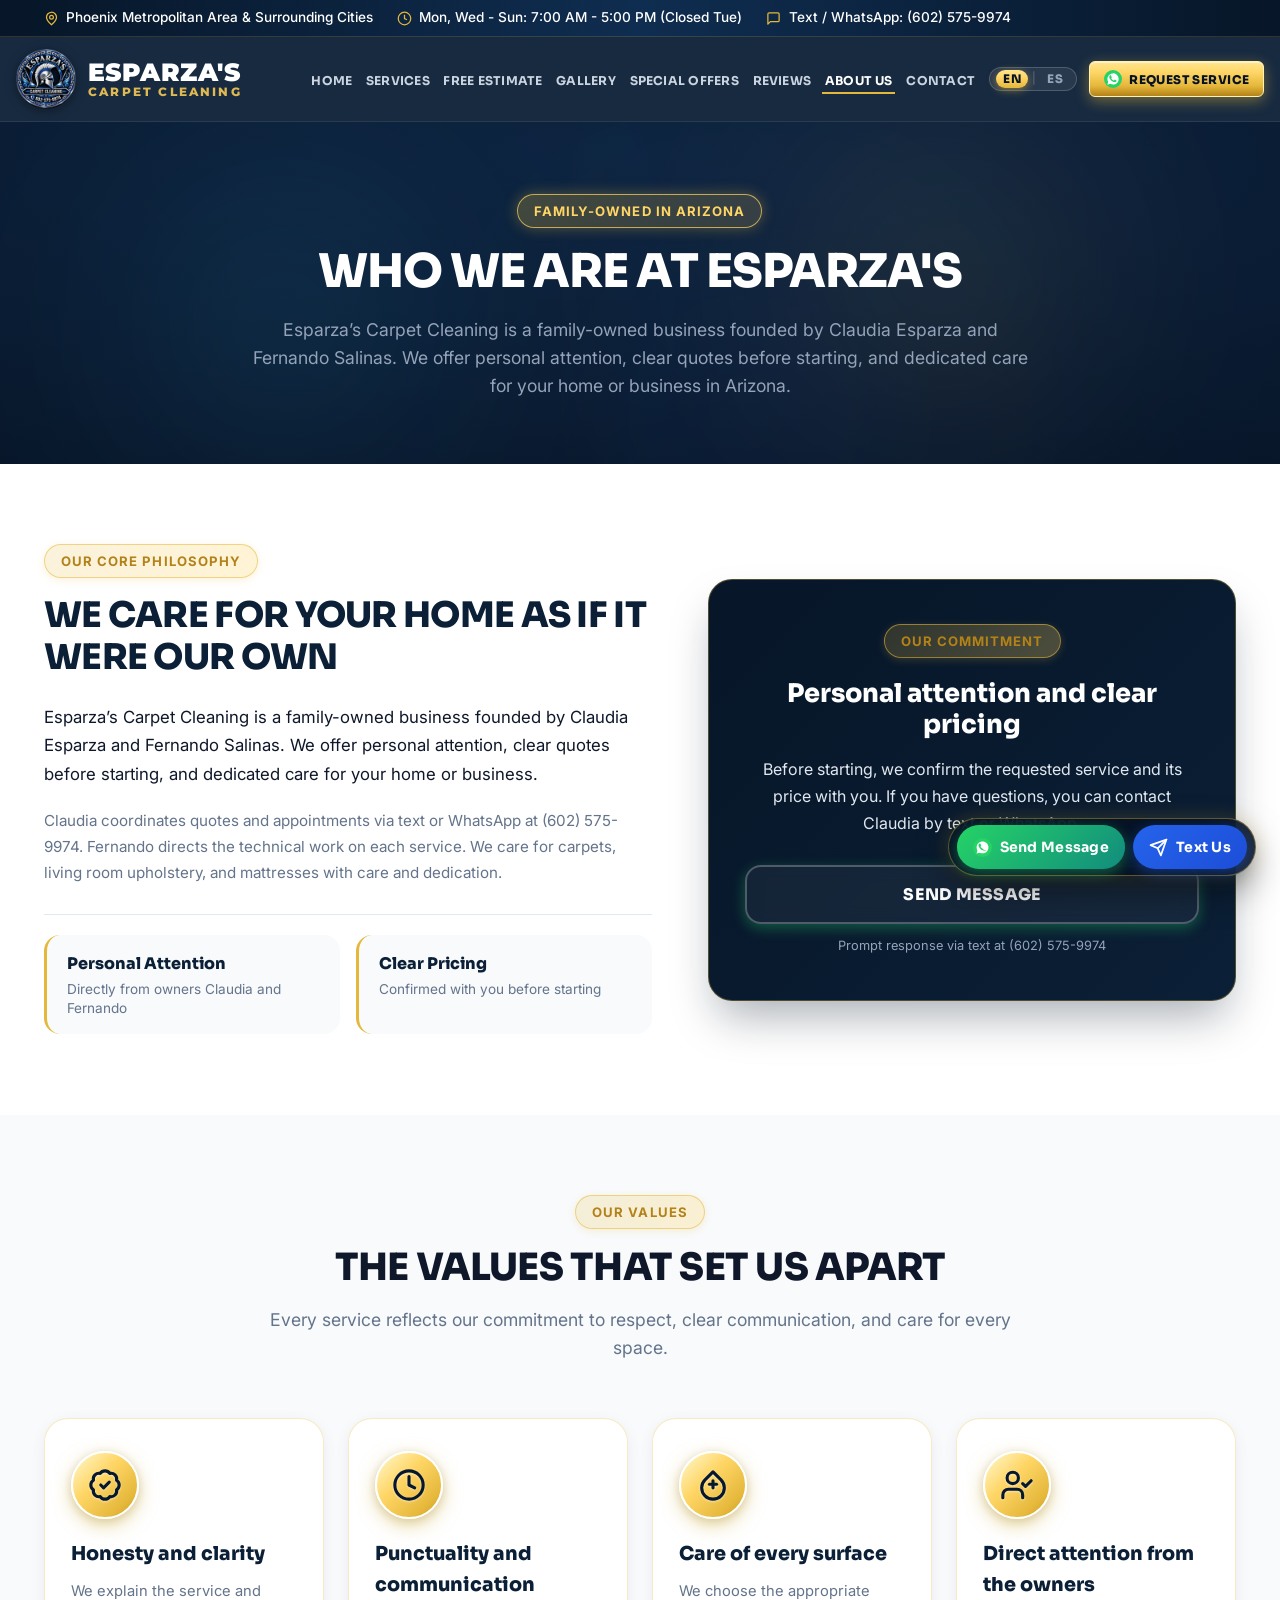
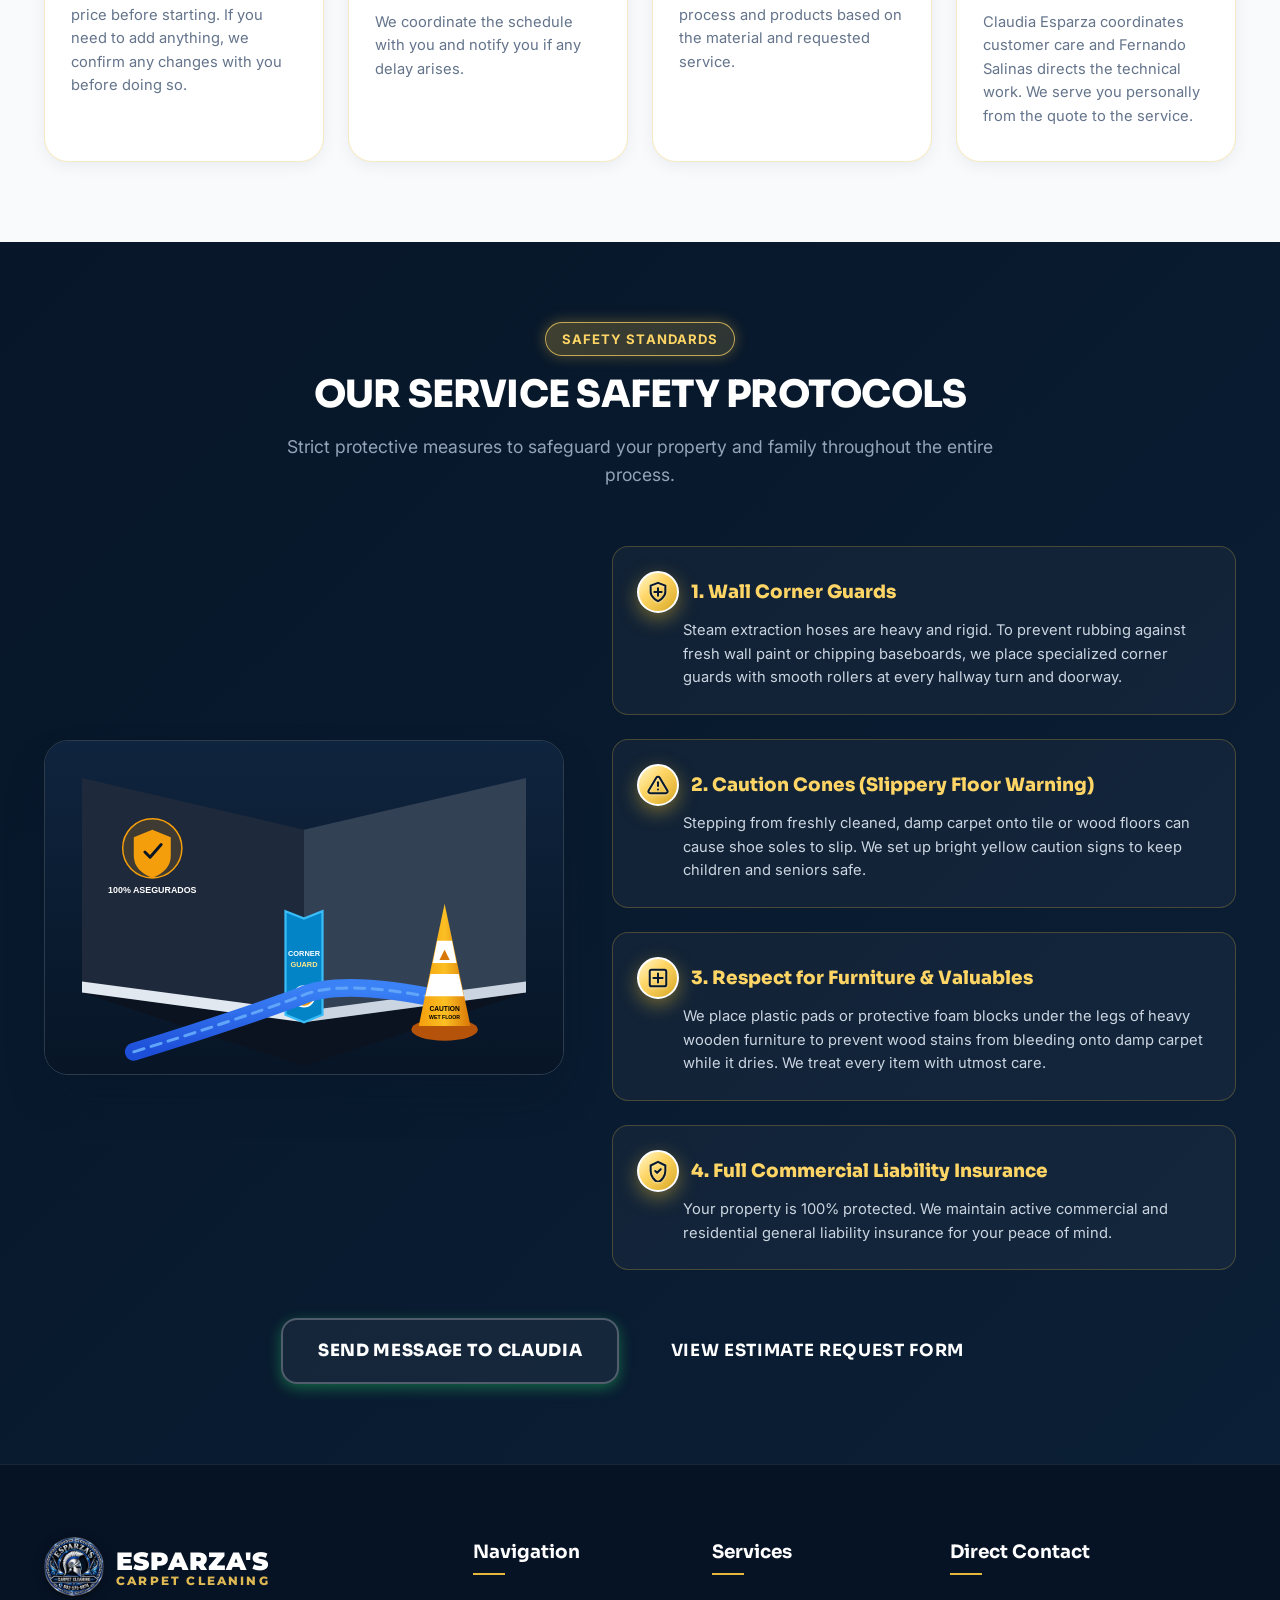
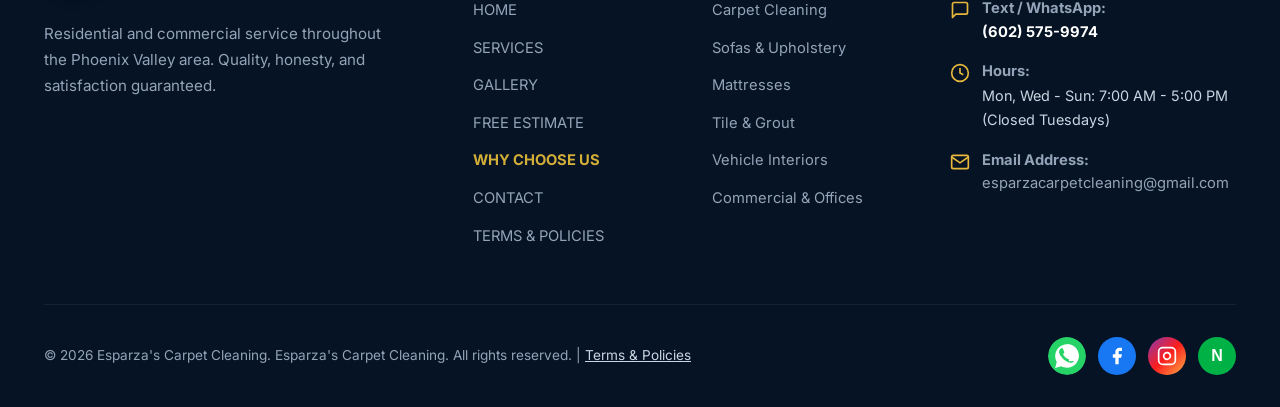
<file: nosotros.html>
<!DOCTYPE html>
<html lang="en">
<head>
  <meta charset="UTF-8">
  <meta name="viewport" content="width=device-width, initial-scale=1.0">
  <title>About Us &amp; Quality Commitment | Esparza's Carpet Cleaning</title>
  <meta name="description" content="Meet the family behind Esparza's Carpet Cleaning in Phoenix, AZ. Over 4 years of experience, owner-operated, corner guards and 100% insured.">
  <link rel="stylesheet" href="css/styles.css">
  <link rel="stylesheet" href="css/components.css">
  <link rel="icon" type="image/png" href="assets/images/logo-spartan.png">
</head>
<body>

  <!-- Top Notice Bar -->
  <div class="top-notice-bar">
    <div class="container">
      <div class="top-notice-info">
        <span class="top-notice-item">
          <svg width="15" height="15" viewBox="0 0 24 24" fill="none" stroke="currentColor" stroke-width="2"><path d="M12 2a8 8 0 0 0-8 8c0 5.25 8 12 8 12s8-6.75 8-12a8 8 0 0 0-8-8z"/><circle cx="12" cy="10" r="3"/></svg>
          <span data-i18n="top_area">Phoenix Metropolitan Area &amp; Surrounding Cities</span>
        </span>
        <span class="top-notice-item">
          <svg width="15" height="15" viewBox="0 0 24 24" fill="none" stroke="currentColor" stroke-width="2"><circle cx="12" cy="12" r="10"/><polyline points="12 6 12 12 16 14"/></svg>
          <span data-i18n="top_hours">Mon, Wed - Sun: 7:00 AM - 5:00 PM (Closed Tue)</span>
        </span>
        <span class="top-notice-item">
          <svg width="15" height="15" viewBox="0 0 24 24" fill="none" stroke="currentColor" stroke-width="2" stroke-linecap="round" stroke-linejoin="round"><path d="M21 15a2 2 0 0 1-2 2H7l-4 4V5a2 2 0 0 1 2-2h14a2 2 0 0 1 2 2z"/></svg>
          <span data-i18n="top_direct">Text / WhatsApp: (602) 575-9974</span>
        </span>
      </div>
    </div>
  </div>

  <!-- Header -->
  <header class="site-header">
    <div class="container header-inner">
      <a href="index.html" class="brand-logo" title="Esparza's Carpet Cleaning">
        <img src="assets/images/logo-spartan.png" alt="Esparza's Carpet Cleaning Logo" width="60" height="60" data-i18n-alt="logo_main_alt">
        <div class="logo-text-group">
          <span class="logo-main-text">ESPARZA'S</span>
          <span class="logo-sub-text">CARPET CLEANING</span>
        </div>
      </a>

      <nav class="main-nav">
        <ul class="nav-links">
          <li><a href="index.html" class="nav-link" data-i18n="nav_inicio">HOME</a></li>
          <li><a href="servicios.html" class="nav-link" data-i18n="nav_servicios">SERVICES</a></li>
          <li><a href="index.html#tarifas" class="nav-link" data-i18n="nav_tarifas">FREE ESTIMATE</a></li>
          <li><a href="galeria.html" class="nav-link" data-i18n="nav_galeria">GALLERY</a></li>
          <li><a href="index.html#promociones" class="nav-link" data-i18n="nav_promociones">SPECIAL OFFERS</a></li>
          <li><a href="index.html#comentarios" class="nav-link" data-i18n="nav_resenas">REVIEWS</a></li>
          <li><a href="nosotros.html" class="nav-link active" data-i18n="nav_nosotros">ABOUT US</a></li>
          <li><a href="contacto.html" class="nav-link" data-i18n="nav_contacto">CONTACT</a></li>
        </ul>

        <!-- Language Switcher (Desktop) -->
        <div class="lang-switch-container">
          <button type="button" class="lang-btn active" data-lang="en">EN</button>
          <span class="lang-separator">|</span>
          <button type="button" class="lang-btn" data-lang="es">ES</button>
        </div>

        <a href="solicitud.html" class="btn-nav-gold">
          <svg width="20" height="20" viewBox="0 0 24 24" fill="none" style="flex-shrink: 0;"><circle cx="12" cy="12" r="12" fill="#25D366"/><path d="M12.04 4.5c-4.14 0-7.5 3.36-7.5 7.5 0 1.33.35 2.62 1.01 3.75L4.5 19.5l3.86-1.01c1.1.6 2.34.91 3.68.91 4.14 0 7.5-3.36 7.5-7.5s-3.36-7.5-7.5-7.5zm4.45 10.63c-.19.53-1.09 1.01-1.54 1.07-.39.06-.9.08-1.46-.1-.34-.11-.79-.26-1.37-.51-2.43-1.05-4-3.52-4.12-3.68-.12-.16-.99-1.32-.99-2.51 0-1.19.63-1.78.85-2.02.22-.24.48-.3.64-.3.16 0 .32 0 .46.01.15.01.35-.06.55.42.21.49.71 1.74.77 1.87.06.13.1.28.02.44-.08.16-.12.26-.24.4-.12.14-.26.31-.37.42-.12.12-.25.25-.11.49.14.24.62 1.02 1.33 1.65.91.81 1.68 1.06 1.92 1.18.24.12.38.1.52-.06.14-.16.6-.7.76-.94.16-.24.32-.2.53-.12.21.08 1.33.63 1.56.74.23.12.38.18.44.27.06.1.06.57-.13 1.1z" fill="#FFFFFF"/></svg>
          <span data-i18n="nav_cta">REQUEST SERVICE</span>
        </a>
      </nav>

      <button class="mobile-toggle-btn" aria-label="Mobile Navigation Menu" data-i18n-aria="nav_menu_aria">
        <svg width="26" height="26" viewBox="0 0 24 24" fill="none" stroke="currentColor" stroke-width="2.5"><path d="M4 6h16M4 12h16M4 18h16"/></svg>
      </button>
    </div>
  </header>

  <!-- Mobile Drawer -->
  <div class="mobile-menu-drawer">
    <!-- Language Switcher (Mobile Drawer) -->
    <div style="display: flex; justify-content: center; margin-bottom: 1.5rem;">
      <div class="lang-switch-container">
        <button type="button" class="lang-btn active" data-lang="en">EN</button>
        <span class="lang-separator">|</span>
        <button type="button" class="lang-btn" data-lang="es">ES</button>
      </div>
    </div>

    <ul class="mobile-nav-links">
      <li><a href="index.html" class="nav-link" data-i18n="nav_inicio">HOME</a></li>
      <li><a href="servicios.html" class="nav-link" data-i18n="nav_servicios">SERVICES</a></li>
      <li><a href="index.html#tarifas" class="nav-link" data-i18n="nav_tarifas">FREE ESTIMATE</a></li>
      <li><a href="galeria.html" class="nav-link" data-i18n="nav_galeria">GALLERY</a></li>
      <li><a href="index.html#promociones" class="nav-link" data-i18n="nav_promociones">SPECIAL OFFERS</a></li>
      <li><a href="index.html#comentarios" class="nav-link" data-i18n="nav_resenas">REVIEWS</a></li>
      <li><a href="nosotros.html" class="nav-link active" data-i18n="nav_nosotros">ABOUT US</a></li>
      <li><a href="contacto.html" class="nav-link" data-i18n="nav_contacto">CONTACT</a></li>
    </ul>
    <div style="margin-top: 1.5rem; display: flex; flex-direction: column; gap: 1rem;">
      <a href="solicitud.html" class="btn-nav-gold" style="width: 100%; justify-content: center;">
        <svg width="20" height="20" viewBox="0 0 24 24" fill="none" style="flex-shrink: 0;"><circle cx="12" cy="12" r="12" fill="#25D366"/><path d="M12.04 4.5c-4.14 0-7.5 3.36-7.5 7.5 0 1.33.35 2.62 1.01 3.75L4.5 19.5l3.86-1.01c1.1.6 2.34.91 3.68.91 4.14 0 7.5-3.36 7.5-7.5s-3.36-7.5-7.5-7.5zm4.45 10.63c-.19.53-1.09 1.01-1.54 1.07-.39.06-.9.08-1.46-.1-.34-.11-.79-.26-1.37-.51-2.43-1.05-4-3.52-4.12-3.68-.12-.16-.99-1.32-.99-2.51 0-1.19.63-1.78.85-2.02.22-.24.48-.3.64-.3.16 0 .32 0 .46.01.15.01.35-.06.55.42.21.49.71 1.74.77 1.87.06.13.1.28.02.44-.08.16-.12.26-.24.4-.12.14-.26.31-.37.42-.12.12-.25.25-.11.49.14.24.62 1.02 1.33 1.65.91.81 1.68 1.06 1.92 1.18.24.12.38.1.52-.06.14-.16.6-.7.76-.94.16-.24.32-.2.53-.12.21.08 1.33.63 1.56.74.23.12.38.18.44.27.06.1.06.57-.13 1.1z" fill="#FFFFFF"/></svg>
        <span data-i18n="nav_cta">REQUEST SERVICE</span>
      </a>
      <a href="https://wa.me/16025759974" target="_blank" rel="noopener" class="btn btn-secondary" style="width: 100%; justify-content: center;" data-i18n="nav_call">WhatsApp: (602) 575-9974</a>
    </div>
  </div>

  <main>
    <!-- PAGE HERO -->
    <section class="section-dark" style="position: relative; overflow: hidden; padding: 4.5rem 0 4rem 0; background: radial-gradient(120% 120% at 50% 10%, #0c2340 0%, #061325 100%);">
      <!-- Ambient Glow Orbs -->
      <div class="ambient-glow-orb orb-amber" style="top: -60px; right: 10%; width: 420px; height: 420px;"></div>
      <div class="ambient-glow-orb orb-azure" style="bottom: -80px; left: 5%; width: 440px; height: 440px;"></div>
      <div class="ambient-glow-orb orb-navy" style="top: 35%; left: 45%; width: 340px; height: 340px;"></div>

      <div class="container" style="text-align: center; position: relative; z-index: 2;">
        <span class="section-badge gold reveal-on-scroll" data-i18n="abt_hero_badge">Family-Owned in Arizona</span>
        <h1 class="section-title reveal-on-scroll stagger-1" style="font-size: 2.9rem;" data-i18n="abt_hero_title">OUR STORY &amp; <span class="highlight">COMMITMENT</span></h1>
        <p class="section-subtitle reveal-on-scroll stagger-2" style="max-width: 780px; margin: 0 auto;" data-i18n="abt_hero_sub">
          Esparza’s Carpet Cleaning es un negocio familiar fundado por Claudia Esparza y Fernando Salinas. Ofrecemos atención cercana, cotizaciones claras antes de comenzar y un servicio cuidadoso para su hogar o negocio en Arizona.
        </p>
      </div>
    </section>

    <!-- HISTORIA Y FILOSOFÍA CENTRAL -->
    <section class="section section-white">
      <div class="container">
        <div class="about-philosophy-grid">
          <div class="reveal-on-scroll">
            <span class="section-badge gold" data-i18n="abt_philo_badge">Our Philosophy</span>
            <h2 class="section-title" style="font-size: 2.2rem; margin-bottom: 1.5rem; color: var(--color-primary);" data-i18n="abt_philo_title">
              “We know firsthand what it feels like to pay for poor service and be left disappointed.”
            </h2>
            <p style="font-size: 1.05rem; color: var(--color-text-dark); line-height: 1.7; margin-bottom: 1.25rem;" data-i18n="abt_philo_p1">
              Esparza’s Carpet Cleaning es un negocio familiar fundado por Claudia Esparza y Fernando Salinas. Ofrecemos atención cercana, cotizaciones claras antes de comenzar y un servicio cuidadoso para su hogar o negocio.
            </p>
            <p style="font-size: 0.95rem; color: var(--color-text-muted); line-height: 1.7; margin-bottom: 1.75rem;" data-i18n="abt_philo_p2">
              Claudia coordina las cotizaciones y las citas por mensaje o WhatsApp al (602) 575-9974. Fernando dirige el trabajo técnico en cada servicio. Atendemos alfombras, salas y colchones con cuidado y dedicación.
            </p>

            <div style="display: grid; grid-template-columns: 1fr 1fr; gap: 1rem; padding-top: 1.25rem; border-top: 1px solid var(--color-border-light);">
              <div style="background: #F8FAFC; padding: 1rem 1.25rem; border-radius: var(--radius-md); border-left: 3px solid var(--color-accent);">
                <div style="font-family: var(--font-heading); font-size: 1rem; font-weight: 800; color: var(--color-primary); margin-bottom: 0.25rem;" data-i18n="abt_trust1_title">Atención Personal</div>
                <div style="font-size: 0.85rem; color: var(--color-text-muted); line-height: 1.4;" data-i18n="abt_trust1_desc">Directa de sus dueños Claudia y Fernando</div>
              </div>
              <div style="background: #F8FAFC; padding: 1rem 1.25rem; border-radius: var(--radius-md); border-left: 3px solid var(--color-accent);">
                <div style="font-family: var(--font-heading); font-size: 1rem; font-weight: 800; color: var(--color-primary); margin-bottom: 0.25rem;" data-i18n="abt_trust2_title">Precios Claros</div>
                <div style="font-size: 0.85rem; color: var(--color-text-muted); line-height: 1.4;" data-i18n="abt_trust2_desc">Confirmados contigo antes de iniciar</div>
              </div>
            </div>
          </div>

          <!-- Graphic / Commitment Card -->
          <div class="reveal-on-scroll stagger-2" style="background: linear-gradient(135deg, #071628 0%, #0B1F36 100%); border-radius: var(--radius-lg); padding: 2.75rem 2.25rem; color: #FFFFFF; border: 1px solid rgba(212, 175, 55, 0.35); box-shadow: var(--shadow-xl); text-align: center; display: flex; flex-direction: column; justify-content: space-between;">
            <div>
              <span class="section-badge gold" style="margin-bottom: 1.25rem; display: inline-block;" data-i18n="abt_com_badge">NUESTRO COMPROMISO</span>
              <h3 style="font-family: var(--font-heading); font-size: 1.6rem; font-weight: 800; margin-bottom: 1rem; color: #FFFFFF; line-height: 1.2;" data-i18n="abt_com_title">
                Atención personal y precios claros
              </h3>
              <p style="color: #E2E8F0; font-size: 1rem; line-height: 1.7; margin-bottom: 1.75rem;" data-i18n="abt_com_desc">
                Antes de comenzar, confirmamos contigo el servicio solicitado y su precio. Si tienes preguntas, puedes comunicarte con Claudia por mensaje o WhatsApp.
              </p>
            </div>

            <div style="display: flex; flex-direction: column; gap: 0.75rem; align-items: center; width: 100%;">
              <a href="https://wa.me/16025759974?text=Hola%20Claudia,%20me%20gustar%C3%ADa%20cotizar%20un%20servicio%20con%20Esparza's%20Carpet%20Cleaning." target="_blank" rel="noopener" class="btn btn-secondary" style="width: 100%; justify-content: center; font-size: 1rem; font-weight: 800; padding: 0.9rem 1.5rem; box-shadow: 0 4px 14px rgba(37, 211, 102, 0.35);" data-i18n="abt_com_btn">
                <svg width="20" height="20" viewBox="0 0 24 24" fill="none" style="flex-shrink: 0;"><circle cx="12" cy="12" r="12" fill="#25D366"/><path d="M12.04 4.5c-4.14 0-7.5 3.36-7.5 7.5 0 1.33.35 2.62 1.01 3.75L4.5 19.5l3.86-1.01c1.1.6 2.34.91 3.68.91 4.14 0 7.5-3.36 7.5-7.5s-3.36-7.5-7.5-7.5zm4.45 10.63c-.19.53-1.09 1.01-1.54 1.07-.39.06-.9.08-1.46-.1-.34-.11-.79-.26-1.37-.51-2.43-1.05-4-3.52-4.12-3.68-.12-.16-.99-1.32-.99-2.51 0-1.19.63-1.78.85-2.02.22-.24.48-.3.64-.3.16 0 .32 0 .46.01.15.01.35-.06.55.42.21.49.71 1.74.77 1.87.06.13.1.28.02.44-.08.16-.12.26-.24.4-.12.14-.26.31-.37.42-.12.12-.25.25-.11.49.14.24.62 1.02 1.33 1.65.91.81 1.68 1.06 1.92 1.18.24.12.38.18.44.27.06.1.06.57-.13 1.1z" fill="#FFFFFF"/></svg>
                <span>Enviar Mensaje</span>
              </a>
              <span style="font-size: 0.8rem; color: #94A3B8;" data-i18n="abt_com_subnote">Respuesta rápida por mensaje al (602) 575-9974</span>
            </div>
          </div>
        </div>
      </div>
    </section>

    <!-- LOS 4 VALORES FUNDAMENTALES -->
    <section class="section section-light">
      <div class="container">
        <div class="section-header reveal-on-scroll">
          <span class="section-badge gold" data-i18n="abt_val_badge">Nuestros Valores</span>
          <h2 class="section-title" data-i18n="abt_val_title">LOS VALORES QUE NOS DISTINGUEN</h2>
          <p class="section-subtitle" data-i18n="abt_val_sub">Cada servicio refleja nuestro compromiso con el respeto, la comunicación clara y el cuidado de cada espacio.</p>
        </div>

        <div class="about-values-grid">
          <!-- Valor 1: Honestidad y claridad -->
          <div class="about-value-card reveal-on-scroll stagger-1">
            <div class="gold-medallion-icon lg" style="margin-bottom: 1.25rem;" title="Honestidad y claridad">
              <svg width="28" height="28" viewBox="0 0 24 24" fill="none" stroke="currentColor" stroke-width="2.2" stroke-linecap="round" stroke-linejoin="round">
                <path d="M3.85 8.62a4 4 0 0 1 4.78-4.77 4 4 0 0 1 6.74 0 4 4 0 0 1 4.78 4.78 4 4 0 0 1 0 6.74 4 4 0 0 1-4.77 4.78 4 4 0 0 1-6.75 0 4 4 0 0 1-4.78-4.77 4 4 0 0 1 0-6.76Z"/>
                <path d="m9 12 2 2 4-4"/>
              </svg>
            </div>
            <h3 style="font-family: var(--font-heading); font-weight: 800; font-size: 1.2rem; margin-bottom: 0.65rem; color: var(--color-primary);" data-i18n="abt_v1_title">Honestidad y claridad</h3>
            <p style="font-size: 0.92rem; color: var(--color-text-muted); line-height: 1.6;" data-i18n="abt_v1_desc">
              Te explicamos el servicio y el precio antes de comenzar. Si necesitas agregar algo, confirmamos contigo cualquier cambio antes de hacerlo.
            </p>
          </div>

          <!-- Valor 2: Puntualidad y comunicación -->
          <div class="about-value-card reveal-on-scroll stagger-2">
            <div class="gold-medallion-icon lg" style="margin-bottom: 1.25rem;" title="Puntualidad y comunicación">
              <svg width="28" height="28" viewBox="0 0 24 24" fill="none" stroke="currentColor" stroke-width="2.2" stroke-linecap="round" stroke-linejoin="round">
                <circle cx="12" cy="12" r="10"/>
                <polyline points="12 6 12 12 16 14"/>
              </svg>
            </div>
            <h3 style="font-family: var(--font-heading); font-weight: 800; font-size: 1.2rem; margin-bottom: 0.65rem; color: var(--color-primary);" data-i18n="abt_v2_title">Puntualidad y comunicación</h3>
            <p style="font-size: 0.92rem; color: var(--color-text-muted); line-height: 1.6;" data-i18n="abt_v2_desc">
              Coordinamos contigo el horario y te avisamos si surge algún retraso.
            </p>
          </div>

          <!-- Valor 3: Cuidado de cada superficie -->
          <div class="about-value-card reveal-on-scroll stagger-3">
            <div class="gold-medallion-icon lg" style="margin-bottom: 1.25rem;" title="Cuidado de cada superficie">
              <svg width="28" height="28" viewBox="0 0 24 24" fill="none" stroke="currentColor" stroke-width="2.2" stroke-linecap="round" stroke-linejoin="round">
                <path d="M12 2.69l5.66 5.66a8 8 0 1 1-11.31 0z"/>
                <path d="M12 9v5"/>
                <path d="M9.5 11.5h5"/>
              </svg>
            </div>
            <h3 style="font-family: var(--font-heading); font-weight: 800; font-size: 1.2rem; margin-bottom: 0.65rem; color: var(--color-primary);" data-i18n="abt_v3_title">Cuidado de cada superficie</h3>
            <p style="font-size: 0.92rem; color: var(--color-text-muted); line-height: 1.6;" data-i18n="abt_v3_desc">
              Elegimos el proceso y los productos adecuados según el material y el servicio solicitado.
            </p>
          </div>

          <!-- Valor 4: Atención directa de los dueños -->
          <div class="about-value-card reveal-on-scroll stagger-4">
            <div class="gold-medallion-icon lg" style="margin-bottom: 1.25rem;" title="Atención directa de los dueños">
              <svg width="28" height="28" viewBox="0 0 24 24" fill="none" stroke="currentColor" stroke-width="2.2" stroke-linecap="round" stroke-linejoin="round">
                <path d="M16 21v-2a4 4 0 0 0-4-4H6a4 4 0 0 0-4 4v2"/>
                <circle cx="9" cy="7" r="4"/>
                <polyline points="16 11 18 13 22 9"/>
              </svg>
            </div>
            <h3 style="font-family: var(--font-heading); font-weight: 800; font-size: 1.2rem; margin-bottom: 0.65rem; color: var(--color-primary);" data-i18n="abt_v4_title">Atención directa de los dueños</h3>
            <p style="font-size: 0.92rem; color: var(--color-text-muted); line-height: 1.6;" data-i18n="abt_v4_desc">
              Claudia Esparza coordina la atención y Fernando Salinas dirige el trabajo técnico. Te atendemos personalmente desde la cotización hasta el servicio.
            </p>
          </div>
        </div>
      </div>
    </section>

    <!-- MEDIDAS DE SEGURIDAD Y CUIDADO DEL HOGAR (CORNER GUARDS, SEÑALAMIENTOS, ETC.) -->
    <section class="section section-dark" style="background: linear-gradient(135deg, #071628 0%, #0B1F36 100%);">
      <div class="container">
        <div class="section-header reveal-on-scroll">
          <span class="section-badge gold" data-i18n="abt_safe_badge">Protection Protocols</span>
          <h2 class="section-title" data-i18n="abt_safe_title">WE CARE FOR YOUR HOME AS IF IT WERE <span class="highlight">OUR OWN</span></h2>
          <p class="section-subtitle" data-i18n="abt_safe_sub">
            Many clients fear walls being scratched or decor damaged by careless contractors. At Esparza's, we use active safety measures that ordinary cleaners overlook.
          </p>
        </div>

        <div class="about-safety-grid">
          <div class="reveal-on-scroll">
            <img src="assets/images/safety-protection.svg" alt="Corner guards and safety warning signs" style="border-radius: var(--radius-lg); box-shadow: var(--shadow-xl); width: 100%; border: 1px solid rgba(255, 255, 255, 0.15);" data-i18n-alt="img_safety_alt">
          </div>

          <div style="display: flex; flex-direction: column; gap: 1.5rem;">
            <!-- Medida 1 -->
            <div class="reveal-on-scroll stagger-1" style="background: rgba(255, 255, 255, 0.04); border: 1.5px solid rgba(229, 184, 59, 0.25); padding: 1.5rem; border-radius: var(--radius-md); transition: transform var(--transition-normal), border-color var(--transition-normal);">
              <div style="display: flex; align-items: center; gap: 0.75rem; margin-bottom: 0.4rem;">
                <div class="gold-medallion-icon sm" title="Corner Guards">
                  <svg width="18" height="18" viewBox="0 0 24 24" fill="none" stroke="currentColor" stroke-width="2" stroke-linecap="round" stroke-linejoin="round">
                    <path d="M12 22s8-4 8-10V5l-8-3-8 3v7c0 6 8 10 8 10z"/>
                    <path d="M12 8v8m-4-4h8"/>
                  </svg>
                </div>
                <h4 style="font-family: var(--font-heading); font-size: 1.15rem; font-weight: 800; color: #FFD666; margin: 0;" data-i18n="abt_s1_title">
                  1. Wall Corner Guards
                </h4>
              </div>
              <p style="font-size: 0.92rem; color: #CBD5E1; line-height: 1.6; margin-left: 2.85rem;" data-i18n="abt_s1_desc">
                Steam extraction hoses are heavy and rigid. To prevent rubbing against fresh wall paint or chipping baseboards, we place specialized corner guards with smooth rollers at every hallway turn and doorway.
              </p>
            </div>

            <!-- Medida 2 -->
            <div class="reveal-on-scroll stagger-2" style="background: rgba(255, 255, 255, 0.04); border: 1.5px solid rgba(229, 184, 59, 0.25); padding: 1.5rem; border-radius: var(--radius-md); transition: transform var(--transition-normal), border-color var(--transition-normal);">
              <div style="display: flex; align-items: center; gap: 0.75rem; margin-bottom: 0.4rem;">
                <div class="gold-medallion-icon sm" title="Caution Signs">
                  <svg width="18" height="18" viewBox="0 0 24 24" fill="none" stroke="currentColor" stroke-width="2" stroke-linecap="round" stroke-linejoin="round">
                    <path d="M10.29 3.86L1.82 18a2 2 0 0 0 1.71 3h16.94a2 2 0 0 0 1.71-3L13.71 3.86a2 2 0 0 0-3.42 0z"/>
                    <line x1="12" y1="9" x2="12" y2="13"/>
                    <line x1="12" y1="17" x2="12.01" y2="17"/>
                  </svg>
                </div>
                <h4 style="font-family: var(--font-heading); font-size: 1.15rem; font-weight: 800; color: #FFD666; margin: 0;" data-i18n="abt_s2_title">
                  2. Caution Cones (Slippery Floor Warning)
                </h4>
              </div>
              <p style="font-size: 0.92rem; color: #CBD5E1; line-height: 1.6; margin-left: 2.85rem;" data-i18n="abt_s2_desc">
                Stepping from freshly cleaned, damp carpet onto tile or wood floors can cause shoe soles to slip. We set up bright yellow caution signs to keep children and seniors safe.
              </p>
            </div>

            <!-- Medida 3 -->
            <div class="reveal-on-scroll stagger-3" style="background: rgba(255, 255, 255, 0.04); border: 1.5px solid rgba(229, 184, 59, 0.25); padding: 1.5rem; border-radius: var(--radius-md); transition: transform var(--transition-normal), border-color var(--transition-normal);">
              <div style="display: flex; align-items: center; gap: 0.75rem; margin-bottom: 0.4rem;">
                <div class="gold-medallion-icon sm" title="Furniture Care">
                  <svg width="18" height="18" viewBox="0 0 24 24" fill="none" stroke="currentColor" stroke-width="2" stroke-linecap="round" stroke-linejoin="round">
                    <rect x="3" y="3" width="18" height="18" rx="2" fill="rgba(255,214,102,0.15)"/>
                    <path d="M7 12h10M12 7v10"/>
                  </svg>
                </div>
                <h4 style="font-family: var(--font-heading); font-size: 1.15rem; font-weight: 800; color: #FFD666; margin: 0;" data-i18n="abt_s3_title">
                  3. Respect for Furniture &amp; Valuables
                </h4>
              </div>
              <p style="font-size: 0.92rem; color: #CBD5E1; line-height: 1.6; margin-left: 2.85rem;" data-i18n="abt_s3_desc">
                We place plastic pads or protective foam blocks under the legs of heavy wooden furniture to prevent wood stains from bleeding onto damp carpet while it dries. We treat every item with utmost care.
              </p>
            </div>

            <!-- Medida 4 -->
            <div class="reveal-on-scroll stagger-4" style="background: rgba(255, 255, 255, 0.04); border: 1.5px solid rgba(229, 184, 59, 0.25); padding: 1.5rem; border-radius: var(--radius-md); transition: transform var(--transition-normal), border-color var(--transition-normal);">
              <div style="display: flex; align-items: center; gap: 0.75rem; margin-bottom: 0.4rem;">
                <div class="gold-medallion-icon sm" title="Full Insurance">
                  <svg width="18" height="18" viewBox="0 0 24 24" fill="none" stroke="currentColor" stroke-width="2" stroke-linecap="round" stroke-linejoin="round">
                    <path d="M12 2l8 4v6c0 5.5-3.8 10.7-8 12-4.2-1.3-8-6.5-8-12V6l8-4z" fill="rgba(255,214,102,0.15)"/>
                    <polyline points="9 12 11 14 15 10"/>
                  </svg>
                </div>
                <h4 style="font-family: var(--font-heading); font-size: 1.15rem; font-weight: 800; color: #FFD666; margin: 0;" data-i18n="abt_s4_title">
                  4. Full Commercial Liability Insurance
                </h4>
              </div>
              <p style="font-size: 0.92rem; color: #CBD5E1; line-height: 1.6; margin-left: 2.85rem;" data-i18n="abt_s4_desc">
                Your property is 100% protected. We maintain active commercial and residential general liability insurance for your peace of mind.
              </p>
            </div>
          </div>
        </div>

        <div class="reveal-on-scroll stagger-2" style="text-align: center; margin-top: 3rem; display: flex; flex-wrap: wrap; justify-content: center; gap: 1rem;">
          <a href="https://wa.me/16025759974?text=Hola%20Claudia,%20me%20gustar%C3%ADa%20cotizar%20un%20servicio%20con%20Esparza's%20Carpet%20Cleaning." target="_blank" rel="noopener" class="btn btn-secondary btn-lg" style="box-shadow: 0 4px 14px rgba(37, 211, 102, 0.4); font-weight: 800;" data-i18n="abt_cta_btn">
            <svg width="22" height="22" viewBox="0 0 24 24" fill="none" style="flex-shrink: 0;"><circle cx="12" cy="12" r="12" fill="#25D366"/><path d="M12.04 4.5c-4.14 0-7.5 3.36-7.5 7.5 0 1.33.35 2.62 1.01 3.75L4.5 19.5l3.86-1.01c1.1.6 2.34.91 3.68.91 4.14 0 7.5-3.36 7.5-7.5s-3.36-7.5-7.5-7.5zm4.45 10.63c-.19.53-1.09 1.01-1.54 1.07-.39.06-.9.08-1.46-.1-.34-.11-.79-.26-1.37-.51-2.43-1.05-4-3.52-4.12-3.68-.12-.16-.99-1.32-.99-2.51 0-1.19.63-1.78.85-2.02.22-.24.48-.3.64-.3.16 0 .32 0 .46.01.15.01.35-.06.55.42.21.49.71 1.74.77 1.87.06.13.1.28.02.44-.08.16-.12.26-.24.4-.12.14-.26.31-.37.42-.12.12-.25.25-.11.49.14.24.62 1.02 1.33 1.65.91.81 1.68 1.06 1.92 1.18.24.12.38.18.44.27.06.1.06.57-.13 1.1z" fill="#FFFFFF"/></svg>
            <span>Enviar Mensaje a Claudia</span>
          </a>
          <a href="solicitud.html" class="btn btn-outline btn-lg" style="color: #FFFFFF; border-color: rgba(212,175,55,0.6);" data-i18n="abt_cta_form">
            Ver Formulario de Cotización
          </a>
        </div>
      </div>
    </section>
  </main>

  <!-- FOOTER -->
  <footer class="site-footer">
    <div class="container">
      <div class="footer-grid">
        <div class="footer-brand">
          <a href="index.html" class="brand-logo" style="display: inline-flex; align-items: center; gap: 0.75rem; text-decoration: none;">
            <img src="assets/images/logo-spartan.png" alt="Esparza's Logo" width="38" height="38" style="width: 38px; height: 38px; object-fit: contain;" data-i18n-alt="logo_footer_alt">
            <div class="logo-text-group">
              <span class="logo-main-text" style="font-family: 'Montserrat', var(--font-heading); font-size: 1.3rem; font-weight: 900; color: #FFFFFF; line-height: 1.05; text-transform: uppercase;">ESPARZA'S</span>
              <span class="logo-sub-text" style="font-size: 0.72rem; font-weight: 800; color: #DEB853; text-transform: uppercase; letter-spacing: 0.18em;">CARPET CLEANING</span>
            </div>
          </a>
          <p data-i18n="footer_brand_desc">
            Deep steam injection and extraction specialists in Phoenix, AZ. Residential and commercial cleaning with professional-grade products safe for your entire family.
          </p>
        </div>

        <div>
          <h4 class="footer-col-title" data-i18n="footer_nav_title">Navigation</h4>
          <ul class="footer-nav-list">
            <li><a href="index.html" data-i18n="nav_home">Home</a></li>
            <li><a href="servicios.html" data-i18n="nav_services">Our Services</a></li>
            <li><a href="galeria.html" data-i18n="nav_gallery">Before &amp; After Gallery</a></li>
            <li><a href="solicitud.html" data-i18n="nav_quote">Request Service</a></li>
            <li><a href="nosotros.html" style="color: #D4AF37; font-weight: 700;" data-i18n="nav_why">Why Esparza's?</a></li>
            <li><a href="contacto.html" data-i18n="nav_contact">Contact &amp; Coverage</a></li>
            <li><a href="terminos.html" data-i18n="nav_terms">Terms &amp; Policies</a></li>
          </ul>
        </div>

        <div>
          <h4 class="footer-col-title" data-i18n="footer_services_title">Services</h4>
          <ul class="footer-nav-list">
            <li><a href="servicios.html#alfombras" data-i18n="footer_srv_carpet">Carpet Cleaning</a></li>
            <li><a href="servicios.html#sofas" data-i18n="footer_srv_sofas">Couches &amp; Sofas</a></li>
            <li><a href="servicios.html#colchones" data-i18n="footer_srv_mattress">Mattresses</a></li>
            <li><a href="servicios.html#pisos" data-i18n="footer_srv_tile">Tile &amp; Grout</a></li>
            <li><a href="servicios.html#vehiculos" data-i18n="footer_srv_cars">Auto Interiors</a></li>
            <li><a href="servicios.html#comercial" data-i18n="footer_srv_comm">Commercial &amp; Airbnb</a></li>
          </ul>
        </div>

        <div>
          <h4 class="footer-col-title" data-i18n="footer_contact_title">Contact</h4>
          <ul class="footer-contact-list">
            <li class="footer-contact-item">
              <svg width="20" height="20" viewBox="0 0 24 24" fill="none" stroke="currentColor" stroke-width="2" stroke-linecap="round" stroke-linejoin="round"><path d="M21 15a2 2 0 0 1-2 2H7l-4 4V5a2 2 0 0 1 2-2h14a2 2 0 0 1 2 2z"/></svg>
              <div>
                <strong data-i18n="footer_lbl_phone">Text / WhatsApp:</strong><br>
                <a href="https://wa.me/16025759974" target="_blank" rel="noopener" style="color:#FFFFFF; font-weight:700;">(602) 575-9974</a>
              </div>
            </li>
            <li class="footer-contact-item">
              <svg width="20" height="20" viewBox="0 0 24 24" fill="none" stroke="currentColor" stroke-width="2"><circle cx="12" cy="12" r="10"/><polyline points="12 6 12 12 16 14"/></svg>
              <div>
                <strong data-i18n="footer_lbl_hours">Hours:</strong><br>
                <span style="color:#CBD5E1; font-size:0.9rem;" data-i18n="footer_hours_val">Mon, Wed - Sun: 7am - 5pm<br>(Tuesday Closed)</span>
              </div>
            </li>
            <li class="footer-contact-item">
              <svg width="20" height="20" viewBox="0 0 24 24" fill="none" stroke="currentColor" stroke-width="2"><path d="M4 4h16c1.1 0 2 .9 2 2v12c0 1.1-.9 2-2 2H4c-1.1 0-2-.9-2-2V6c0-1.1.9-2 2-2z"/><polyline points="22,6 12,13 2,6"/></svg>
              <div>
                <strong data-i18n="footer_lbl_email">Email:</strong><br>
                <a href="mailto:esparzacarpetcleaning@gmail.com">esparzacarpetcleaning@gmail.com</a>
              </div>
            </li>
          </ul>
        </div>
      </div>

      <div class="footer-bottom">
        <div>
          &copy; <span class="current-year">2026</span> Esparza's Carpet Cleaning. <span data-i18n="footer_rights">All rights reserved.</span> | <a href="terminos.html" style="color: #CBD5E1; text-decoration: underline;" data-i18n="footer_terms">Terms &amp; Policies</a>
        </div>
        <div class="footer-social-links" style="display: flex; gap: 0.75rem; align-items: center;">
          <a href="https://wa.me/16025759974" target="_blank" rel="noopener" class="social-icon-btn" title="WhatsApp Direct" style="display:inline-flex;align-items:center;justify-content:center;width:38px;height:38px;border-radius:50%;overflow:hidden;">
            <svg width="38" height="38" viewBox="0 0 24 24" fill="none">
              <circle cx="12" cy="12" r="12" fill="#25D366"/>
              <path d="M12.04 4.5c-4.14 0-7.5 3.36-7.5 7.5 0 1.33.35 2.62 1.01 3.75L4.5 19.5l3.86-1.01c1.1.6 2.34.91 3.68.91 4.14 0 7.5-3.36 7.5-7.5s-3.36-7.5-7.5-7.5zm4.45 10.63c-.19.53-1.09 1.01-1.54 1.07-.39.06-.9.08-1.46-.1-.34-.11-.79-.26-1.37-.51-2.43-1.05-4-3.52-4.12-3.68-.12-.16-.99-1.32-.99-2.51 0-1.19.63-1.78.85-2.02.22-.24.48-.3.64-.3.16 0 .32 0 .46.01.15.01.35-.06.55.42.21.49.71 1.74.77 1.87.06.13.1.28.02.44-.08.16-.12.26-.24.4-.12.14-.26.31-.37.42-.12.12-.25.25-.11.49.14.24.62 1.02 1.33 1.65.91.81 1.68 1.06 1.92 1.18.24.12.38.18.44.27.06.1.06.57-.13 1.1z" fill="#FFFFFF"/>
            </svg>
          </a>
          <a href="https://www.facebook.com/profile.php?id=100064240503033" target="_blank" rel="noopener" class="social-icon-btn" title="Facebook Official" style="display:inline-flex;align-items:center;justify-content:center;width:38px;height:38px;border-radius:50%;background:#1877F2;color:#FFF;">
            <svg width="20" height="20" viewBox="0 0 24 24" fill="currentColor"><path d="M18 2h-3a5 5 0 0 0-5 5v3H7v4h3v8h4v-8h3l1-4h-4V7a1 1 0 0 1 1-1h3z"/></svg>
          </a>
          <a href="https://www.instagram.com/esparzascarpetcleaning/" target="_blank" rel="noopener" class="social-icon-btn" title="Instagram Official" style="display:inline-flex;align-items:center;justify-content:center;width:38px;height:38px;border-radius:50%;background:linear-gradient(135deg, #833ab4, #fd1d1d, #fcb045);color:#FFF;">
            <svg width="20" height="20" viewBox="0 0 24 24" fill="none" stroke="currentColor" stroke-width="2"><rect x="2" y="2" width="20" height="20" rx="5"/><path d="M16 11.37A4 4 0 1 1 12.63 8 4 4 0 0 1 16 11.37z"/><line x1="17.5" y1="6.5" x2="17.51" y2="6.5"/></svg>
          </a>
          <a href="https://nextdoor.com/pages/esparzas-carpet-cleaning-phoenix-az/" target="_blank" rel="noopener" class="social-icon-btn" title="Nextdoor Phoenix" style="display:inline-flex;align-items:center;justify-content:center;width:38px;height:38px;border-radius:50%;background:#00B246;color:#FFF;font-weight:900;font-size:16px;">
            <span style="font-family:sans-serif;font-weight:900;">N</span>
          </a>
        </div>
      </div>
    </div>
  </footer>

  <!-- FLOATING STICKY CTA DOCK (WhatsApp & Direct SMS) -->
  <div class="floating-actions-dock">
    <a href="https://wa.me/16025759974?text=Hello%20Esparza's!%20I'd%20like%20to%20learn%20more%20about%20your%20services" target="_blank" rel="noopener" class="dock-btn dock-btn-schedule" title="WhatsApp">
      <svg class="dock-btn-icon" viewBox="0 0 24 24" fill="none">
        <circle cx="12" cy="12" r="12" fill="#25D366"/>
        <path d="M12.04 4.5c-4.14 0-7.5 3.36-7.5 7.5 0 1.33.35 2.62 1.01 3.75L4.5 19.5l3.86-1.01c1.1.6 2.34.91 3.68.91 4.14 0 7.5-3.36 7.5-7.5s-3.36-7.5-7.5-7.5zm4.45 10.63c-.19.53-1.09 1.01-1.54 1.07-.39.06-.9.08-1.46-.1-.34-.11-.79-.26-1.37-.51-2.43-1.05-4-3.52-4.12-3.68-.12-.16-.99-1.32-.99-2.51 0-1.19.63-1.78.85-2.02.22-.24.48-.3.64-.3.16 0 .32 0 .46.01.15.01.35-.06.55.42.21.49.71 1.74.77 1.87.06.13.1.28.02.44-.08.16-.12.26-.24.4-.12.14-.26.31-.37.42-.12.12-.25.25-.11.49.14.24.62 1.02 1.33 1.65.91.81 1.68 1.06 1.92 1.18.24.12.38.18.44.27.06.1.06.57-.13 1.1z" fill="#FFFFFF"/>
      </svg>
      <span class="dock-btn-label" data-i18n="dock_schedule">Enviar Mensaje</span>
    </a>
    <a href="sms:16025759974" class="dock-btn dock-btn-call" title="Send SMS / Text Us">
      <svg class="dock-btn-icon" viewBox="0 0 24 24" fill="none" stroke="currentColor" stroke-width="2.2" stroke-linecap="round" stroke-linejoin="round">
        <line x1="22" y1="2" x2="11" y2="13"></line>
        <polygon points="22 2 15 22 11 13 2 9 22 2"></polygon>
      </svg>
      <span class="dock-btn-label" data-i18n="dock_call">Text Us</span>
    </a>
  </div>

  <script src="js/i18n.js"></script>
  <script src="js/main.js"></script>
</body>
</html>
</file>
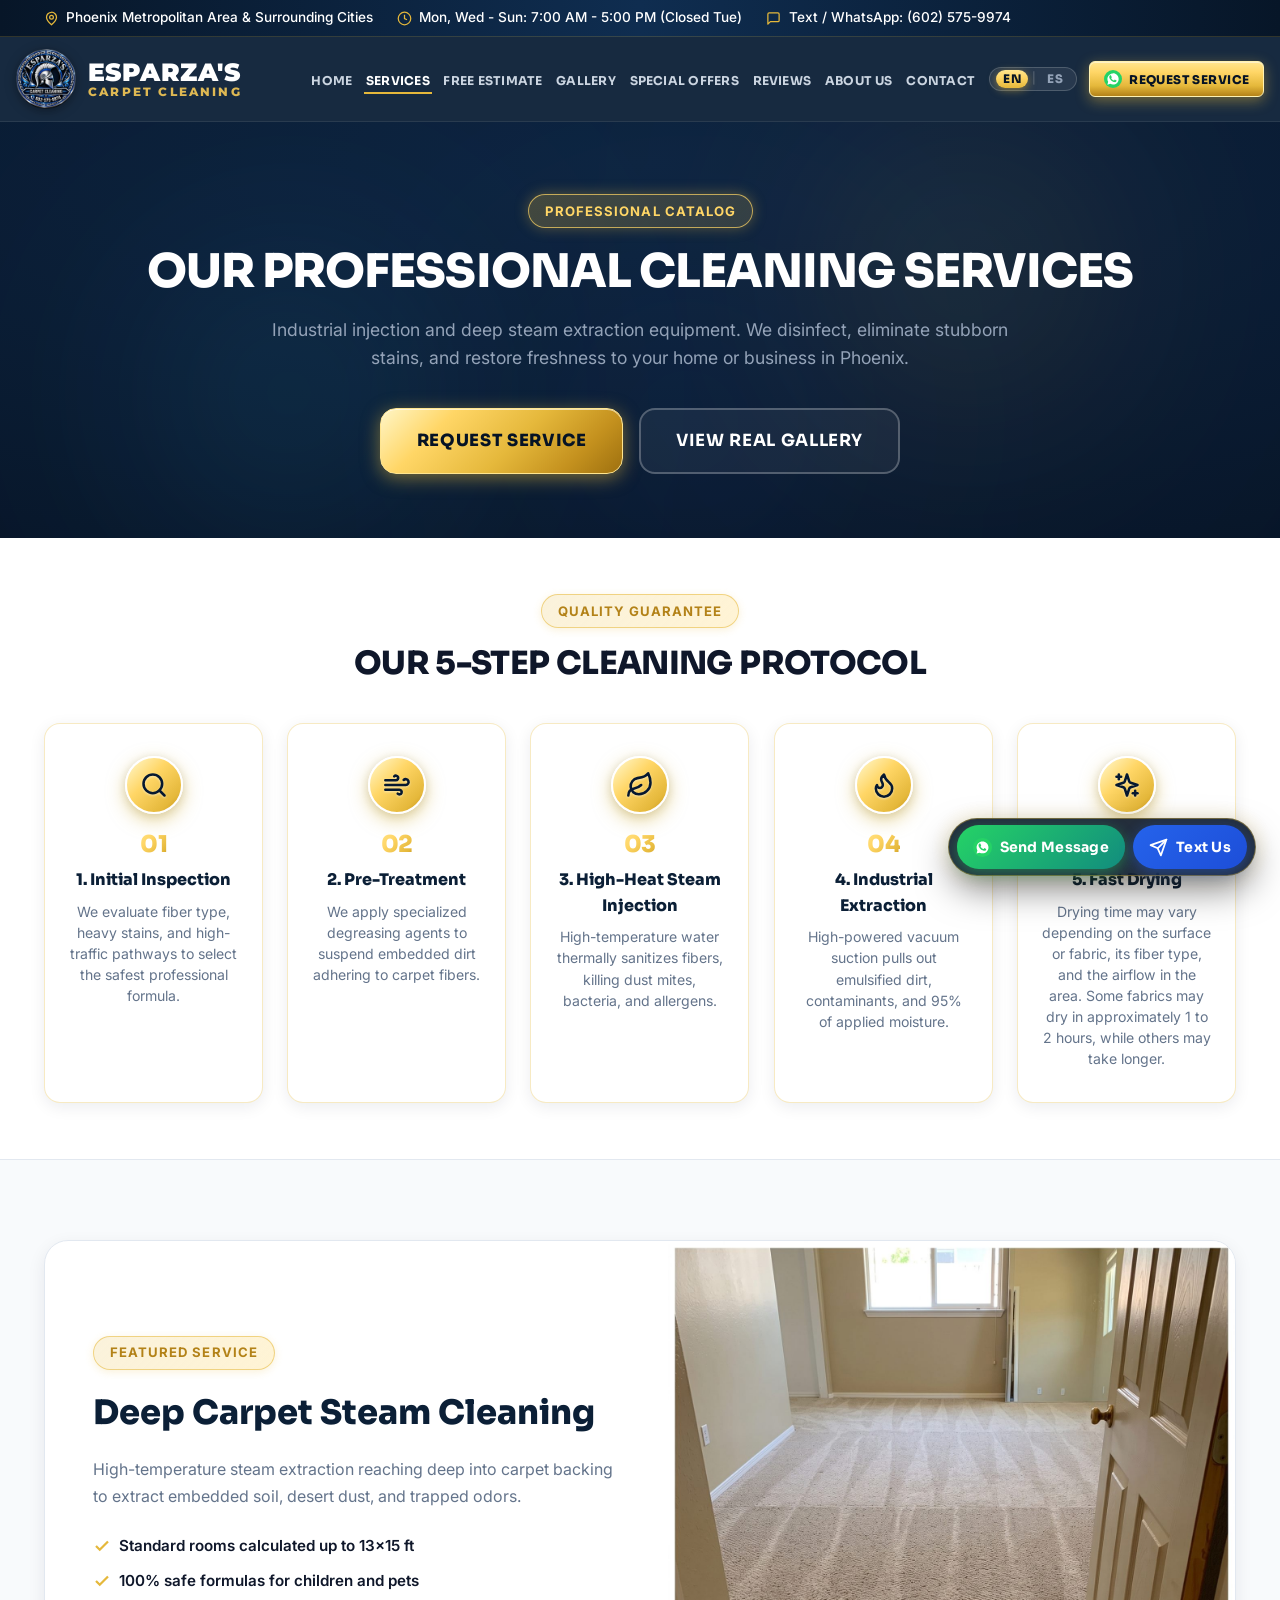
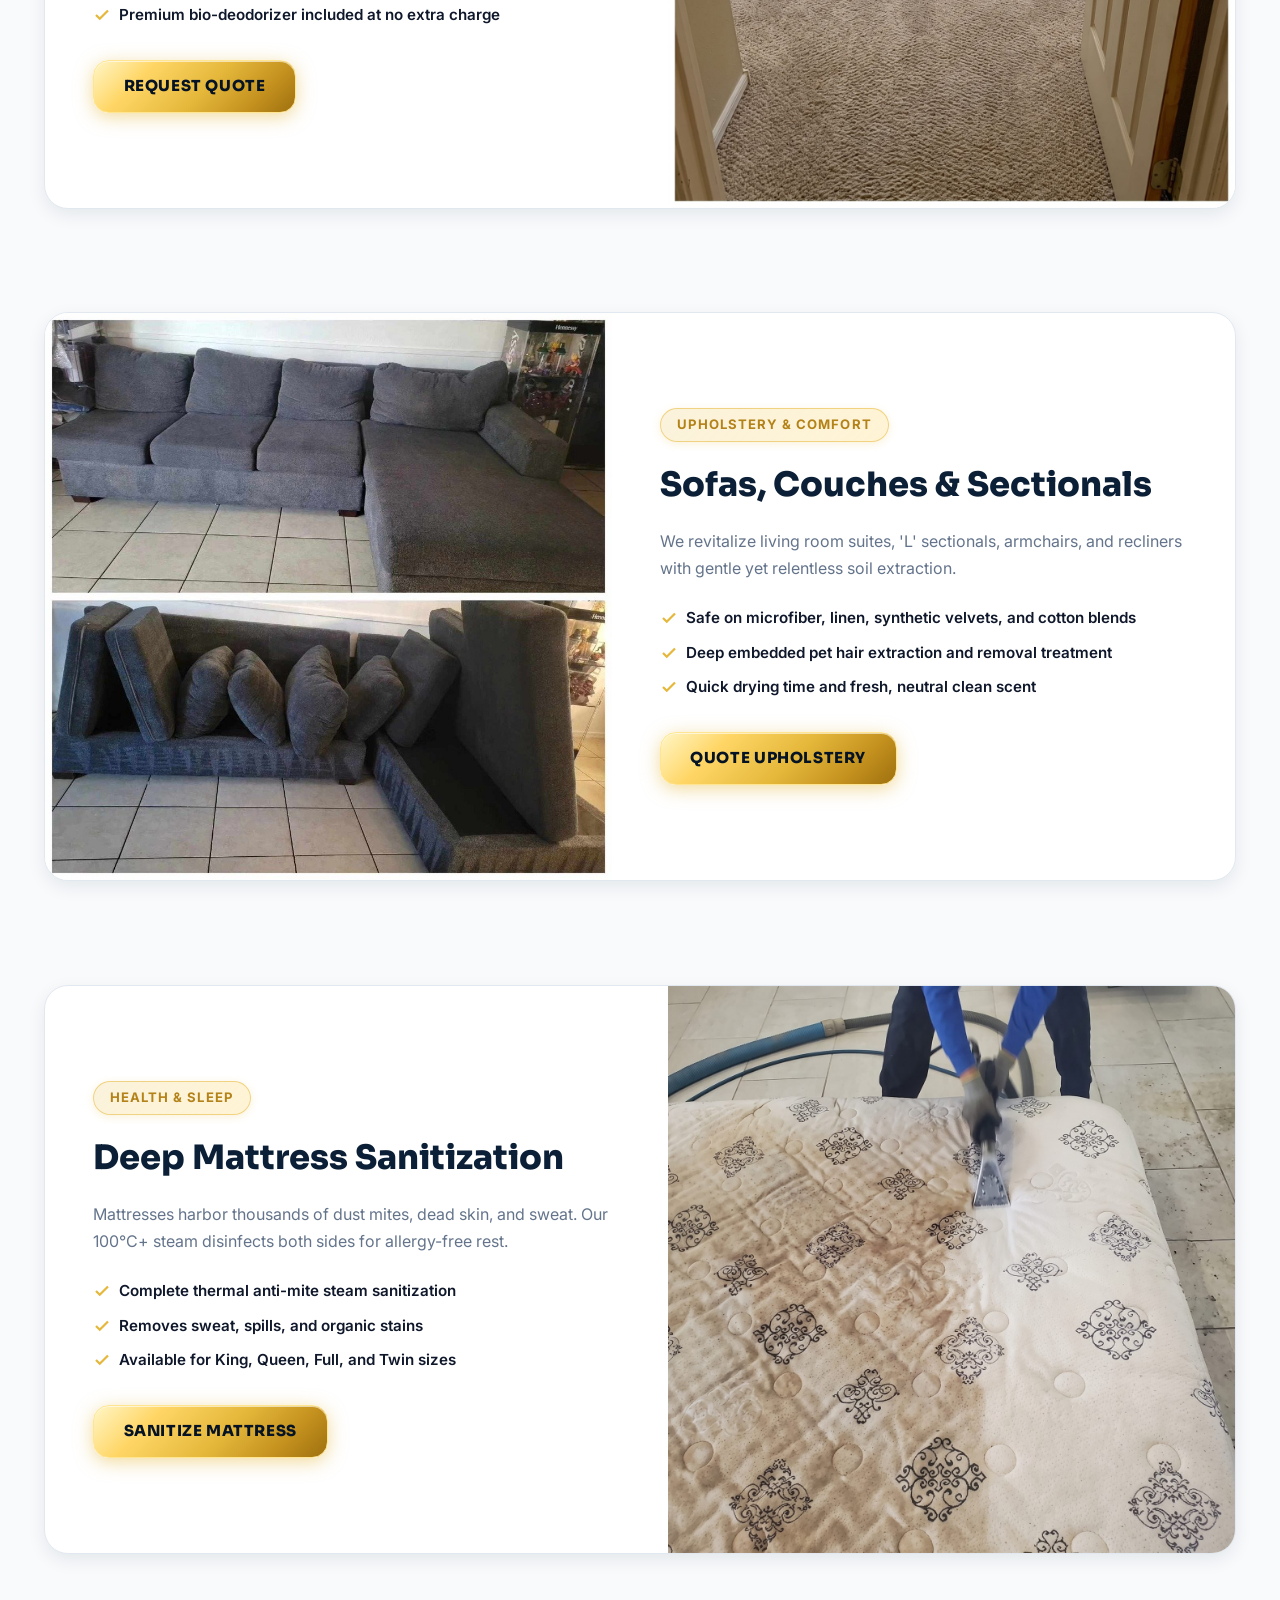
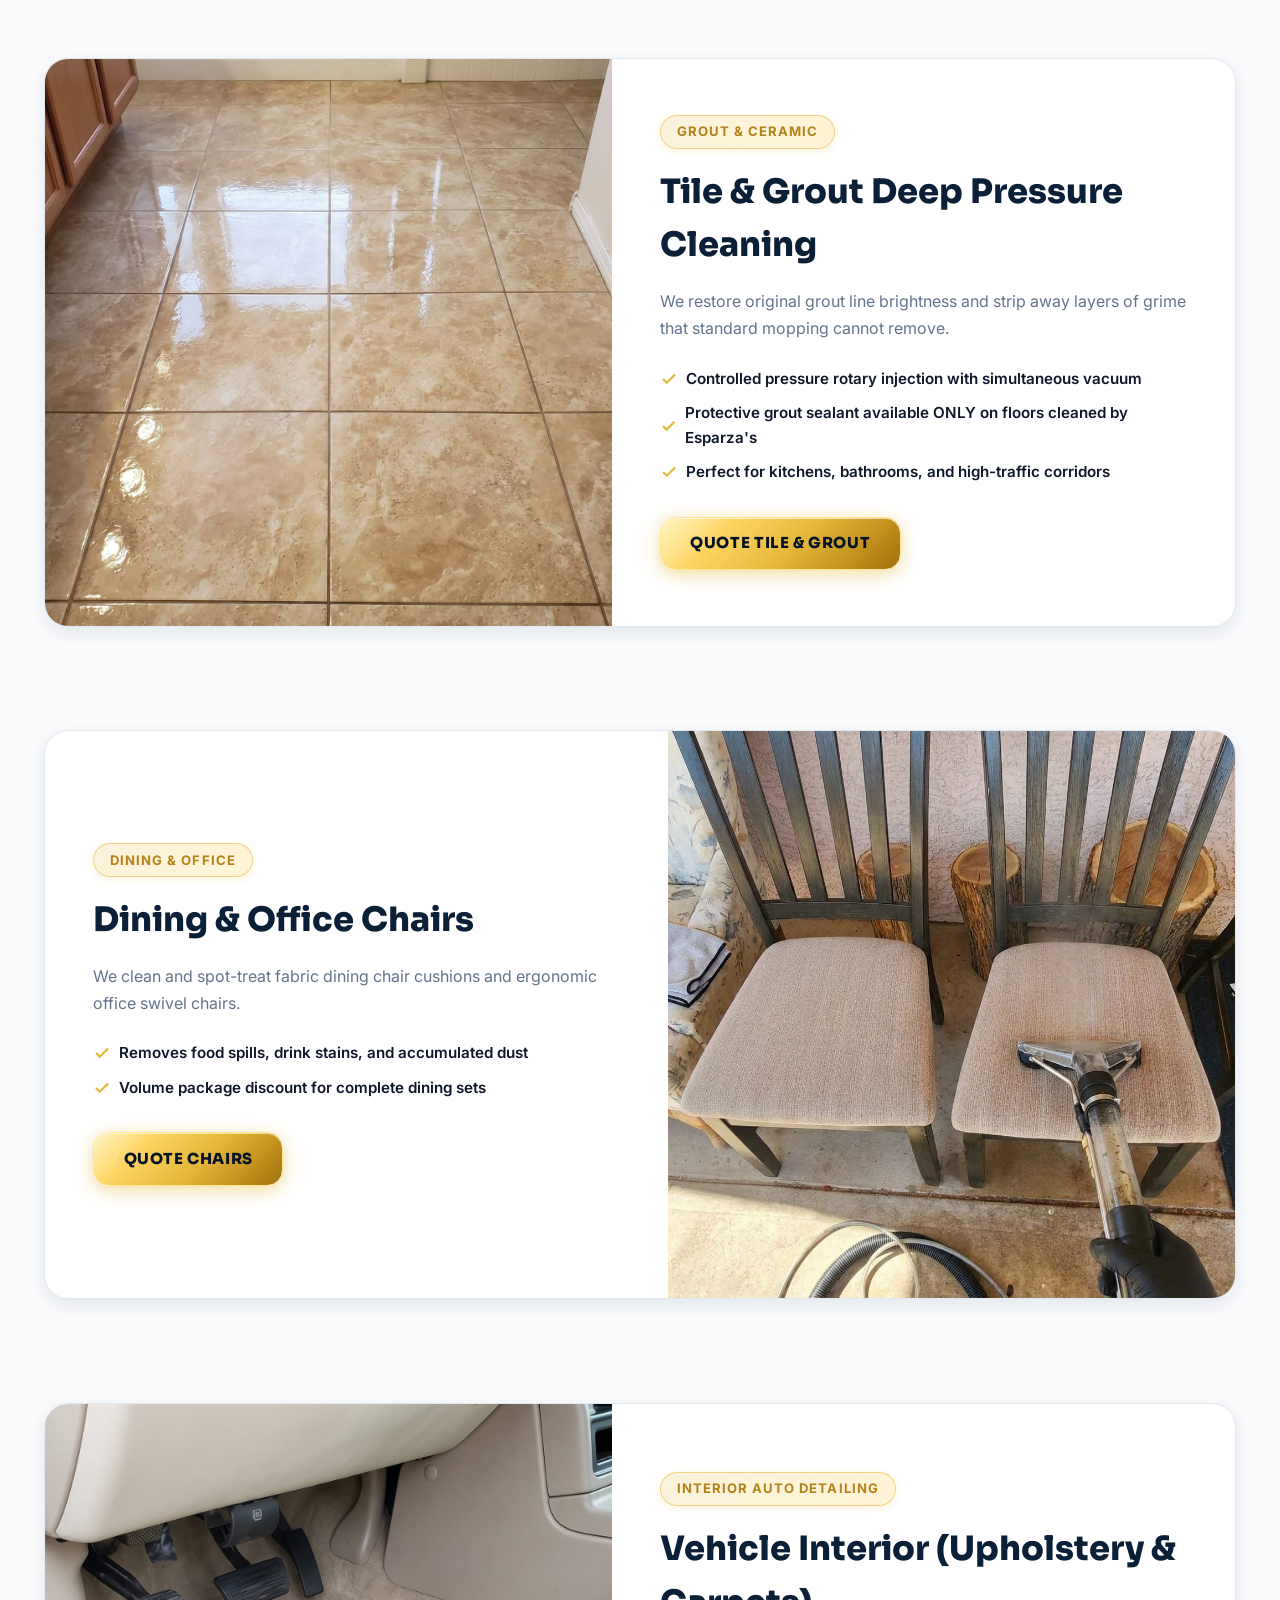
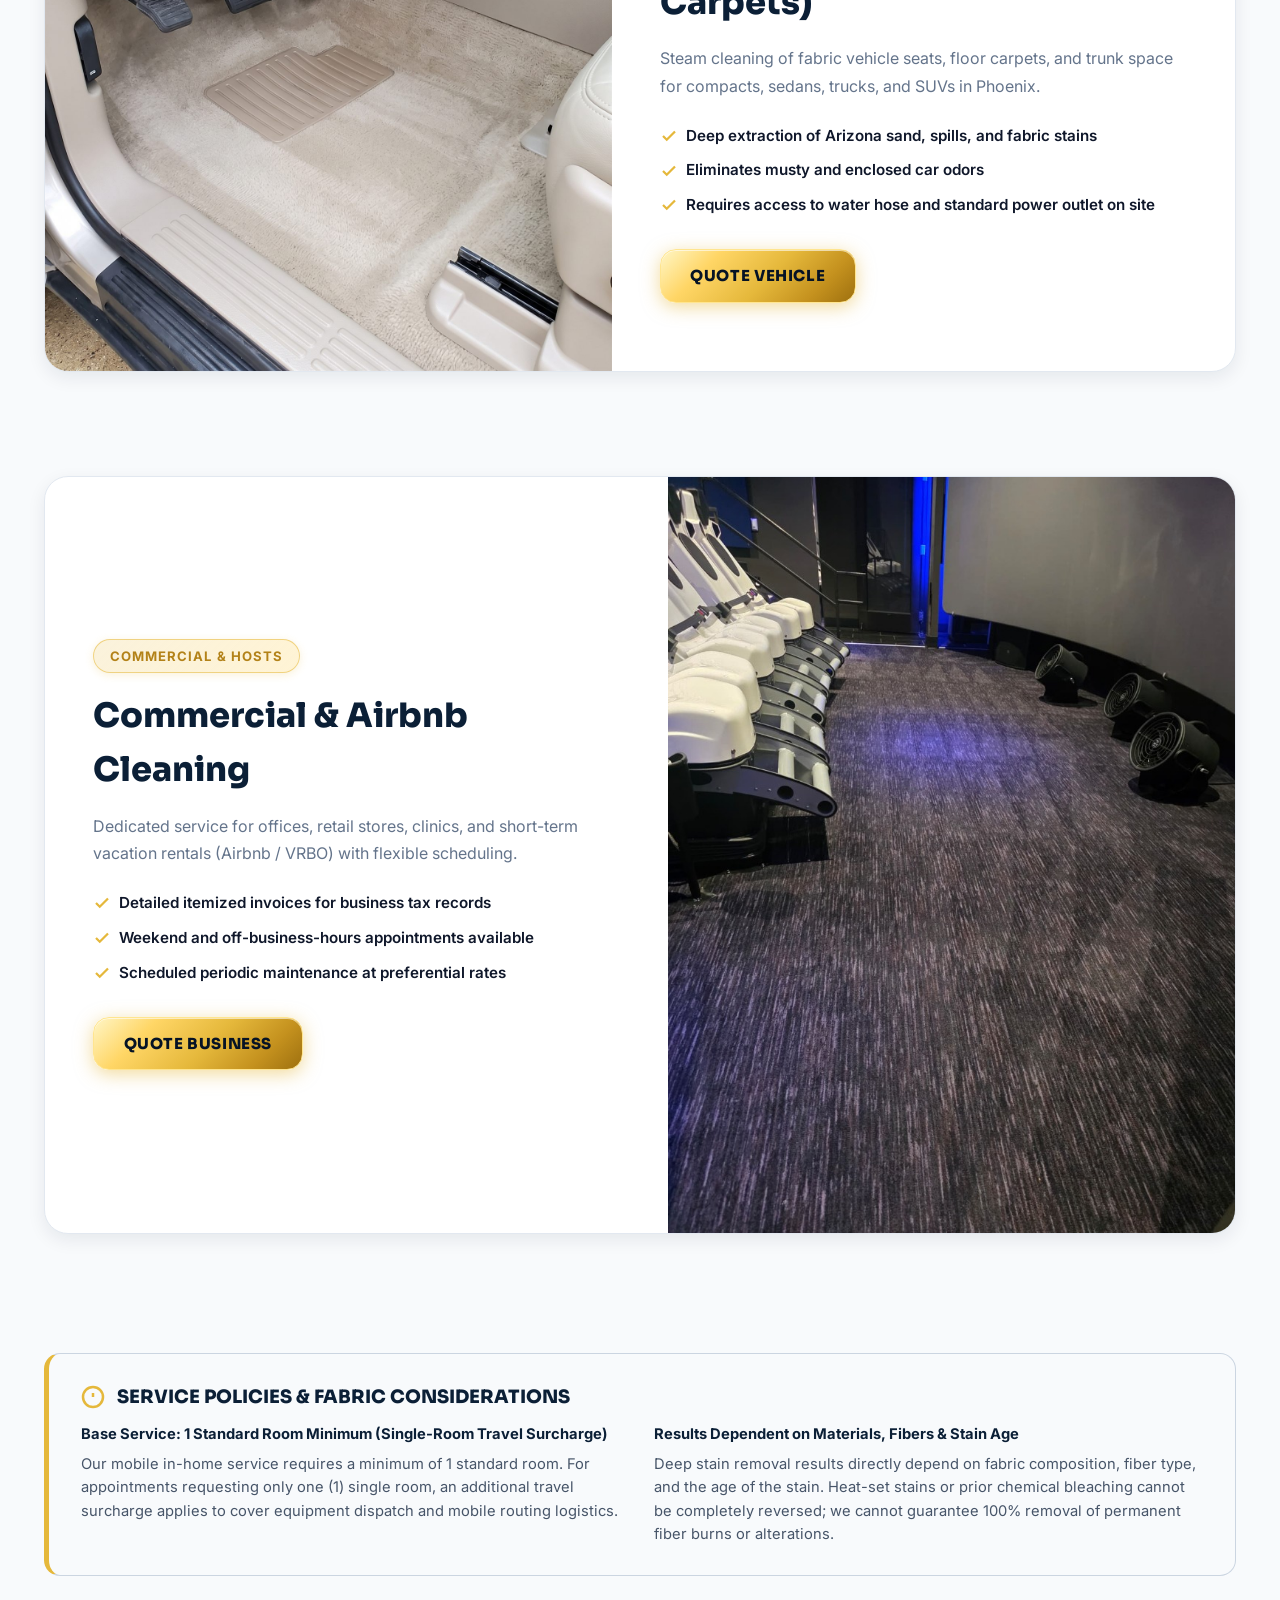
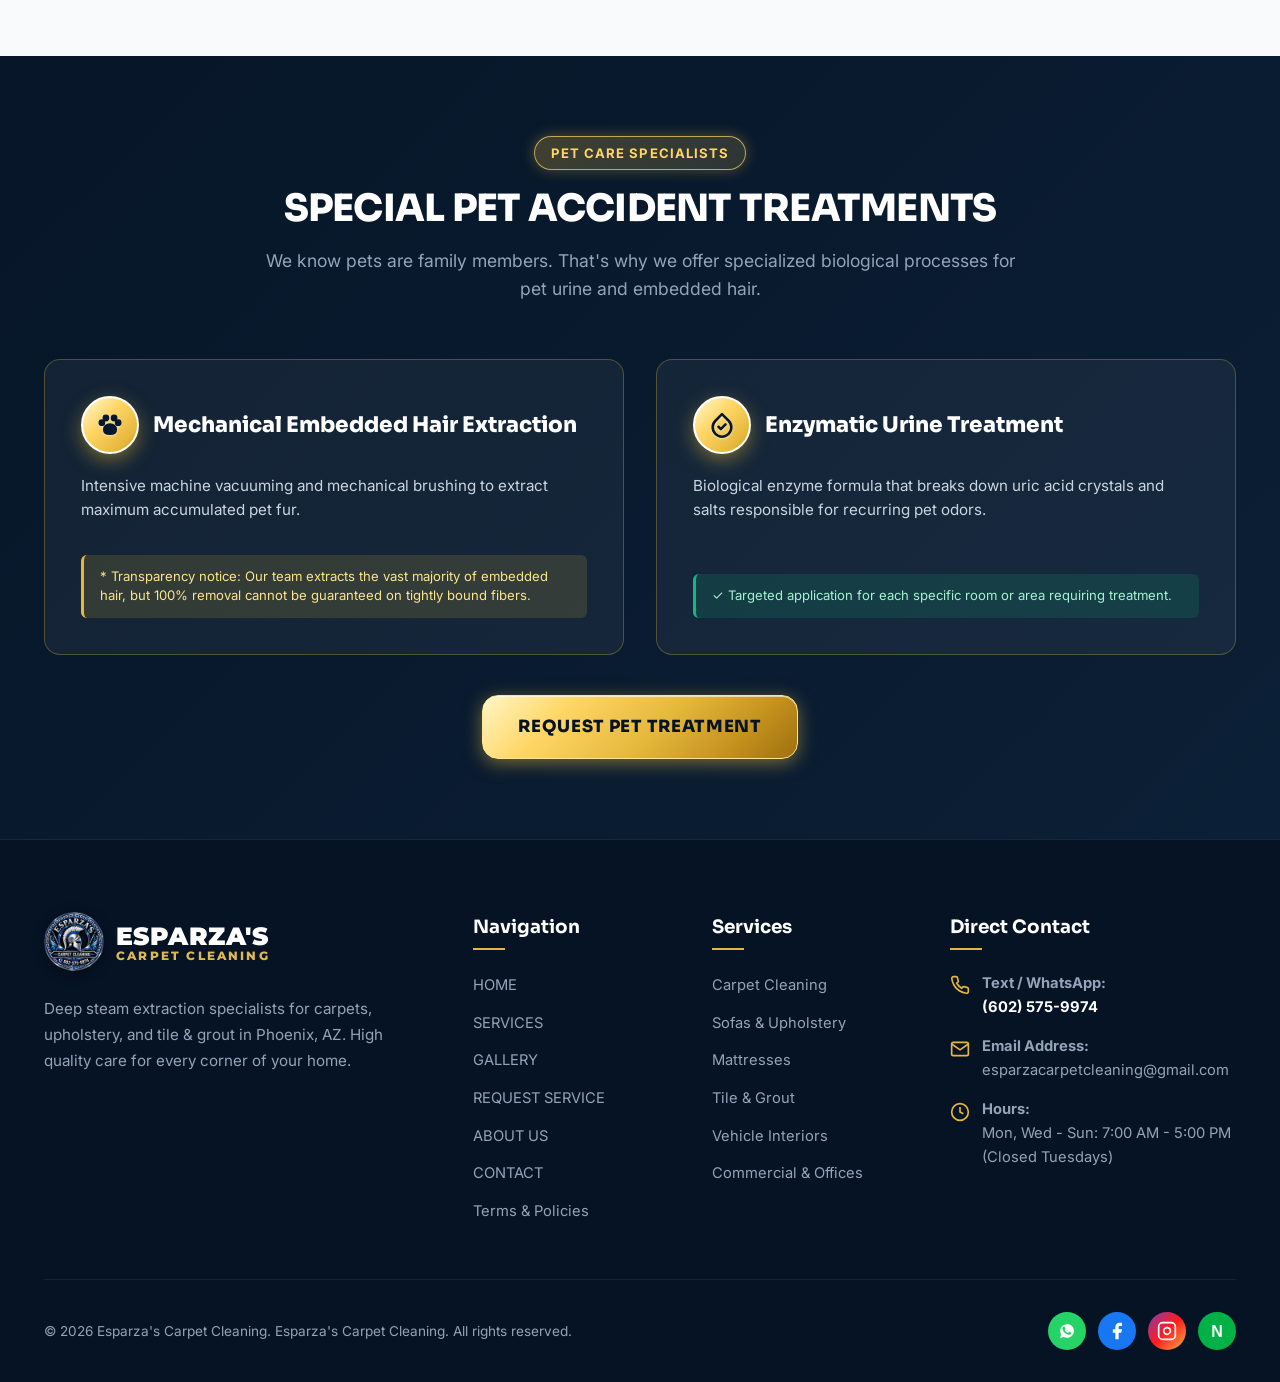
<file: servicios.html>
<!DOCTYPE html>
<html lang="en">
<head>
  <meta charset="UTF-8">
  <meta name="viewport" content="width=device-width, initial-scale=1.0">
  <title>Professional Cleaning Services | Esparza's Carpet Cleaning</title>
  <meta name="description" content="Professional steam cleaning services: carpets, sofas, mattresses, tile & grout, chairs, auto interiors, and commercial spaces in Phoenix, AZ. 100% organic, child and pet-safe products.">
  <link rel="stylesheet" href="css/styles.css">
  <link rel="stylesheet" href="css/components.css">
  <link rel="icon" type="image/svg+xml" href="assets/images/logo.svg">
</head>
<body>

  <!-- Top Notice Bar -->
  <div class="top-notice-bar">
    <div class="container">
      <div class="top-notice-info">
        <span class="top-notice-item">
          <svg width="15" height="15" viewBox="0 0 24 24" fill="none" stroke="currentColor" stroke-width="2"><path d="M12 2a8 8 0 0 0-8 8c0 5.25 8 12 8 12s8-6.75 8-12a8 8 0 0 0-8-8z"/><circle cx="12" cy="10" r="3"/></svg>
          <span data-i18n="top_area">Phoenix Metropolitan Area &amp; Surrounding Cities</span>
        </span>
        <span class="top-notice-item">
          <svg width="15" height="15" viewBox="0 0 24 24" fill="none" stroke="currentColor" stroke-width="2"><circle cx="12" cy="12" r="10"/><polyline points="12 6 12 12 16 14"/></svg>
          <span data-i18n="top_hours">Mon, Wed - Sun: 7:00 AM - 5:00 PM (Closed Tue)</span>
        </span>
        <span class="top-notice-item">
          <svg width="15" height="15" viewBox="0 0 24 24" fill="none" stroke="currentColor" stroke-width="2" stroke-linecap="round" stroke-linejoin="round"><path d="M21 15a2 2 0 0 1-2 2H7l-4 4V5a2 2 0 0 1 2-2h14a2 2 0 0 1 2 2z"/></svg>
          <span data-i18n="top_direct">Text / WhatsApp: (602) 575-9974</span>
        </span>
      </div>
    </div>
  </div>

  <!-- Header -->
  <header class="site-header">
    <div class="container header-inner">
      <a href="index.html" class="brand-logo" title="Esparza's Carpet Cleaning">
        <img src="assets/images/logo-spartan.png" alt="Esparza's Carpet Cleaning Logo" width="60" height="60" data-i18n-alt="logo_main_alt">
        <div class="logo-text-group">
          <span class="logo-main-text">ESPARZA'S</span>
          <span class="logo-sub-text">CARPET CLEANING</span>
        </div>
      </a>

      <nav class="main-nav">
        <ul class="nav-links">
          <li><a href="index.html" class="nav-link" data-i18n="nav_inicio">HOME</a></li>
          <li><a href="servicios.html" class="nav-link active" data-i18n="nav_servicios">SERVICES</a></li>
          <li><a href="index.html#tarifas" class="nav-link" data-i18n="nav_tarifas">FREE ESTIMATE</a></li>
          <li><a href="galeria.html" class="nav-link" data-i18n="nav_galeria">GALLERY</a></li>
          <li><a href="index.html#promociones" class="nav-link" data-i18n="nav_promociones">SPECIAL OFFERS</a></li>
          <li><a href="index.html#comentarios" class="nav-link" data-i18n="nav_resenas">REVIEWS</a></li>
          <li><a href="nosotros.html" class="nav-link" data-i18n="nav_nosotros">ABOUT US</a></li>
          <li><a href="contacto.html" class="nav-link" data-i18n="nav_contacto">CONTACT</a></li>
        </ul>

        <!-- Language Switcher (Desktop) -->
        <div class="lang-switch-container">
          <button type="button" class="lang-btn active" data-lang="en">EN</button>
          <span class="lang-separator">|</span>
          <button type="button" class="lang-btn" data-lang="es">ES</button>
        </div>

        <a href="solicitud.html" class="btn-nav-gold">
          <svg width="20" height="20" viewBox="0 0 24 24" fill="none" style="flex-shrink: 0;"><circle cx="12" cy="12" r="12" fill="#25D366"/><path d="M12.04 4.5c-4.14 0-7.5 3.36-7.5 7.5 0 1.33.35 2.62 1.01 3.75L4.5 19.5l3.86-1.01c1.1.6 2.34.91 3.68.91 4.14 0 7.5-3.36 7.5-7.5s-3.36-7.5-7.5-7.5zm4.45 10.63c-.19.53-1.09 1.01-1.54 1.07-.39.06-.9.08-1.46-.1-.34-.11-.79-.26-1.37-.51-2.43-1.05-4-3.52-4.12-3.68-.12-.16-.99-1.32-.99-2.51 0-1.19.63-1.78.85-2.02.22-.24.48-.3.64-.3.16 0 .32 0 .46.01.15.01.35-.06.55.42.21.49.71 1.74.77 1.87.06.13.1.28.02.44-.08.16-.12.26-.24.4-.12.14-.26.31-.37.42-.12.12-.25.25-.11.49.14.24.62 1.02 1.33 1.65.91.81 1.68 1.06 1.92 1.18.24.12.38.1.52-.06.14-.16.6-.7.76-.94.16-.24.32-.2.53-.12.21.08 1.33.63 1.56.74.23.12.38.18.44.27.06.1.06.57-.13 1.1z" fill="#FFFFFF"/></svg>
          <span data-i18n="nav_cta">REQUEST SERVICE</span>
        </a>
      </nav>

      <button class="mobile-toggle-btn" aria-label="Mobile Navigation Menu" data-i18n-aria="nav_menu_aria">
        <svg width="26" height="26" viewBox="0 0 24 24" fill="none" stroke="currentColor" stroke-width="2.5"><path d="M4 6h16M4 12h16M4 18h16"/></svg>
      </button>
    </div>
  </header>

  <!-- Mobile Drawer -->
  <div class="mobile-menu-drawer">
    <!-- Language Switcher (Mobile Drawer) -->
    <div style="display: flex; justify-content: center; margin-bottom: 1.5rem;">
      <div class="lang-switch-container">
        <button type="button" class="lang-btn active" data-lang="en">EN</button>
        <span class="lang-separator">|</span>
        <button type="button" class="lang-btn" data-lang="es">ES</button>
      </div>
    </div>

    <ul class="mobile-nav-links">
      <li><a href="index.html" class="nav-link" data-i18n="nav_inicio">HOME</a></li>
      <li><a href="servicios.html" class="nav-link active" data-i18n="nav_servicios">SERVICES</a></li>
      <li><a href="index.html#tarifas" class="nav-link" data-i18n="nav_tarifas">FREE ESTIMATE</a></li>
      <li><a href="galeria.html" class="nav-link" data-i18n="nav_galeria">GALLERY</a></li>
      <li><a href="index.html#promociones" class="nav-link" data-i18n="nav_promociones">SPECIAL OFFERS</a></li>
      <li><a href="index.html#comentarios" class="nav-link" data-i18n="nav_resenas">REVIEWS</a></li>
      <li><a href="nosotros.html" class="nav-link" data-i18n="nav_nosotros">ABOUT US</a></li>
      <li><a href="contacto.html" class="nav-link" data-i18n="nav_contacto">CONTACT</a></li>
    </ul>
    <div style="margin-top: 1.5rem; display: flex; flex-direction: column; gap: 1rem;">
      <a href="solicitud.html" class="btn-nav-gold" style="width: 100%; justify-content: center;">
        <svg width="20" height="20" viewBox="0 0 24 24" fill="none" style="flex-shrink: 0;"><circle cx="12" cy="12" r="12" fill="#25D366"/><path d="M12.04 4.5c-4.14 0-7.5 3.36-7.5 7.5 0 1.33.35 2.62 1.01 3.75L4.5 19.5l3.86-1.01c1.1.6 2.34.91 3.68.91 4.14 0 7.5-3.36 7.5-7.5s-3.36-7.5-7.5-7.5zm4.45 10.63c-.19.53-1.09 1.01-1.54 1.07-.39.06-.9.08-1.46-.1-.34-.11-.79-.26-1.37-.51-2.43-1.05-4-3.52-4.12-3.68-.12-.16-.99-1.32-.99-2.51 0-1.19.63-1.78.85-2.02.22-.24.48-.3.64-.3.16 0 .32 0 .46.01.15.01.35-.06.55.42.21.49.71 1.74.77 1.87.06.13.1.28.02.44-.08.16-.12.26-.24.4-.12.14-.26.31-.37.42-.12.12-.25.25-.11.49.14.24.62 1.02 1.33 1.65.91.81 1.68 1.06 1.92 1.18.24.12.38.1.52-.06.14-.16.6-.7.76-.94.16-.24.32-.2.53-.12.21.08 1.33.63 1.56.74.23.12.38.18.44.27.06.1.06.57-.13 1.1z" fill="#FFFFFF"/></svg>
        <span data-i18n="nav_cta">REQUEST SERVICE</span>
      </a>
      <a href="https://wa.me/16025759974" target="_blank" rel="noopener" class="btn btn-secondary" style="width: 100%; justify-content: center;" data-i18n="nav_call">Text / WhatsApp: (602) 575-9974</a>
    </div>
  </div>

  <main>
    <!-- PAGE HERO BANNER -->
    <section class="section-dark" style="position: relative; overflow: hidden; padding: 4.5rem 0 4rem 0; background: radial-gradient(120% 120% at 50% 10%, #0c2340 0%, #061325 100%);">
      <!-- Ambient Glow Orbs -->
      <div class="ambient-glow-orb orb-amber" style="top: -60px; right: 8%; width: 420px; height: 420px;"></div>
      <div class="ambient-glow-orb orb-azure" style="bottom: -80px; left: 5%; width: 450px; height: 450px;"></div>
      <div class="ambient-glow-orb orb-navy" style="top: 30%; left: 40%; width: 350px; height: 350px;"></div>

      <div class="container" style="text-align: center; position: relative; z-index: 2;">
        <span class="section-badge gold reveal-on-scroll" data-i18n="srv_page_badge">Professional Catalog</span>
        <h1 class="section-title reveal-on-scroll stagger-1" style="font-size: 2.9rem;" data-i18n="srv_page_title">OUR PROFESSIONAL CLEANING <span class="highlight">SERVICES</span></h1>
        <p class="section-subtitle reveal-on-scroll stagger-2" style="max-width: 780px; margin: 0 auto 2.25rem auto;" data-i18n="srv_page_sub">
          Industrial injection and deep steam extraction equipment. We disinfect, eliminate stubborn stains, and restore freshness to your home or business in Phoenix.
        </p>
        <div class="reveal-on-scroll stagger-3" style="display: flex; gap: 1rem; justify-content: center; flex-wrap: wrap;">
          <a href="solicitud.html" class="btn btn-primary btn-lg" data-i18n="srv_page_btn1">Request Service</a>
          <a href="galeria.html" class="btn btn-secondary btn-lg" data-i18n="srv_page_btn2">View Real Gallery</a>
        </div>
      </div>
    </section>

    <!-- PROTOCOLO DE CALIDAD EN 5 PASOS -->
    <section class="section section-white" style="padding: 3.5rem 0; border-bottom: 1px solid var(--color-border-light);">
      <div class="container">
        <div class="section-header reveal-on-scroll" style="margin-bottom: 2.5rem;">
          <span class="section-badge gold" data-i18n="srv_proto_badge">Quality Guarantee</span>
          <h2 class="section-title" style="font-size: 2rem;" data-i18n="srv_proto_title">OUR 5-STEP CLEANING <span class="highlight">PROTOCOL</span></h2>
        </div>

        <div style="display: grid; grid-template-columns: repeat(auto-fit, minmax(210px, 1fr)); gap: 1.5rem;">
          <div class="protocol-card-gold reveal-on-scroll stagger-1">
            <div class="gold-medallion-icon" title="Step 1: Initial Inspection">
              <svg width="28" height="28" viewBox="0 0 24 24" fill="none" stroke="currentColor" stroke-width="2" stroke-linecap="round" stroke-linejoin="round">
                <circle cx="11" cy="11" r="8"/>
                <path d="m21 21-4.3-4.3"/>
              </svg>
            </div>
            <div class="protocol-num-badge">01</div>
            <h4 style="font-family: var(--font-heading); font-weight: 800; margin-bottom: 0.5rem; color: var(--color-primary);" data-i18n="srv_p1_title">1. Initial Inspection</h4>
            <p style="font-size: 0.88rem; color: var(--color-text-muted); line-height: 1.5;" data-i18n="srv_p1_desc">We evaluate fiber type, heavy stains, and high-traffic pathways to select the safest organic formula.</p>
          </div>

          <div class="protocol-card-gold reveal-on-scroll stagger-2">
            <div class="gold-medallion-icon" title="Step 2: Pre-Treatment">
              <svg width="28" height="28" viewBox="0 0 24 24" fill="none" stroke="currentColor" stroke-width="2" stroke-linecap="round" stroke-linejoin="round">
                <path d="M17.7 7.7a2.5 2.5 0 1 1 1.8 4.3H2"/>
                <path d="M9.6 4.6A2 2 0 1 1 11 8H2"/>
                <path d="M12.6 19.4A2 2 0 1 0 14 16H2"/>
              </svg>
            </div>
            <div class="protocol-num-badge">02</div>
            <h4 style="font-family: var(--font-heading); font-weight: 800; margin-bottom: 0.5rem; color: var(--color-primary);" data-i18n="srv_p2_title">2. Pre-Treatment</h4>
            <p style="font-size: 0.88rem; color: var(--color-text-muted); line-height: 1.5;" data-i18n="srv_p2_desc">We apply specialized degreasing agents to suspend embedded dirt adhering to carpet fibers.</p>
          </div>

          <div class="protocol-card-gold reveal-on-scroll stagger-3">
            <div class="gold-medallion-icon" title="Step 3: Steam Injection">
              <svg width="28" height="28" viewBox="0 0 24 24" fill="none" stroke="currentColor" stroke-width="2" stroke-linecap="round" stroke-linejoin="round">
                <path d="M11 20A7 7 0 0 1 9.8 6.1C15.5 5 17 4.48 19 2c1 2 2 4.18 2 8 0 5.5-4.78 10-10 10Z"/>
                <path d="M2 21c0-3 1.85-5.36 5.08-6C9.5 14.52 12 13 13 12"/>
              </svg>
            </div>
            <div class="protocol-num-badge">03</div>
            <h4 style="font-family: var(--font-heading); font-weight: 800; margin-bottom: 0.5rem; color: var(--color-primary);" data-i18n="srv_p3_title">3. Steam Injection</h4>
            <p style="font-size: 0.88rem; color: var(--color-text-muted); line-height: 1.5;" data-i18n="srv_p3_desc">High-temperature heated water thermally sanitizes, eliminating dust mites, bacteria, and allergens.</p>
          </div>

          <div class="protocol-card-gold reveal-on-scroll stagger-4">
            <div class="gold-medallion-icon" title="Step 4: Industrial Extraction">
              <svg width="28" height="28" viewBox="0 0 24 24" fill="none" stroke="currentColor" stroke-width="2" stroke-linecap="round" stroke-linejoin="round">
                <path d="M8.5 14.5A2.5 2.5 0 0 0 11 12c0-1.38-.5-2-1-3-1.072-2.143-.224-4.054 2-6 .5 2.5 2 4.9 4 6.5 2 1.6 3 3.5 3 5.5a7 7 0 1 1-14 0c0-1.153.433-2.294 1-3a2.5 2.5 0 0 0 2.5 2.5z"/>
              </svg>
            </div>
            <div class="protocol-num-badge">04</div>
            <h4 style="font-family: var(--font-heading); font-weight: 800; margin-bottom: 0.5rem; color: var(--color-primary);" data-i18n="srv_p4_title">4. Industrial Extraction</h4>
            <p style="font-size: 0.88rem; color: var(--color-text-muted); line-height: 1.5;" data-i18n="srv_p4_desc">High-powered vacuum suction withdraws deep sludge, pet dander, and over 95% of applied moisture.</p>
          </div>

          <div class="protocol-card-gold reveal-on-scroll stagger-5">
            <div class="gold-medallion-icon" title="Step 5: Quick Drying">
              <svg width="28" height="28" viewBox="0 0 24 24" fill="none" stroke="currentColor" stroke-width="2" stroke-linecap="round" stroke-linejoin="round">
                <path d="m12 3-1.912 5.813a2 2 0 0 1-1.275 1.275L3 12l5.813 1.912a2 2 0 0 1 1.275 1.275L12 21l1.912-5.813a2 2 0 0 1 1.275-1.275L21 12l-5.813-1.912a2 2 0 0 1-1.275-1.275L12 3Z"/>
                <path d="M5 3v4"/>
                <path d="M19 17v4"/>
                <path d="M3 5h4"/>
                <path d="M17 19h4"/>
              </svg>
            </div>
            <div class="protocol-num-badge">05</div>
            <h4 style="font-family: var(--font-heading); font-weight: 800; margin-bottom: 0.5rem; color: var(--color-primary);" data-i18n="srv_p5_title">5. Quick Drying</h4>
            <p style="font-size: 0.88rem; color: var(--color-text-muted); line-height: 1.5;" data-i18n="srv_p5_desc">Drying time may vary depending on the surface or fabric, its fiber type, and the airflow in the area. Some fabrics may dry in approximately 1 to 2 hours, while others may take longer.</p>
          </div>
        </div>
      </div>
    </section>

    <!-- DETALLE PROFUNDO DE LOS 7 SERVICIOS -->
    <section class="section section-light">
      <div class="container" style="display: flex; flex-direction: column; gap: 4rem;">

        <!-- SERVICE 1: CARPETS -->
        <div id="alfombras" class="service-detail-row reveal-on-scroll">
          <div class="service-detail-content">
            <div class="section-badge gold" data-i18n="srv1_badge">Featured Service</div>
            <h3 style="font-family: var(--font-heading); font-size: 2.1rem; font-weight: 800; margin-bottom: 1rem; color: var(--color-primary);" data-i18n="srv1_title">Deep Carpet Steam Cleaning</h3>
            <p style="color: var(--color-text-muted); margin-bottom: 1.5rem; line-height: 1.7;" data-i18n="srv1_desc">
              High-temperature steam extraction reaching deep into carpet backing to extract embedded soil, desert dust, and trapped odors.
            </p>
            <ul style="list-style: none; display: flex; flex-direction: column; gap: 0.65rem; margin-bottom: 2rem;">
              <li style="display: flex; align-items: center; gap: 0.5rem; font-weight: 600; font-size: 0.95rem;">
                <svg width="18" height="18" viewBox="0 0 24 24" fill="none" stroke="currentColor" stroke-width="3" style="color: var(--color-accent);"><polyline points="20 6 9 17 4 12"/></svg>
                <span data-i18n="srv1_f1">Standard rooms calculated up to 13×15 ft</span>
              </li>
              <li style="display: flex; align-items: center; gap: 0.5rem; font-weight: 600; font-size: 0.95rem;">
                <svg width="18" height="18" viewBox="0 0 24 24" fill="none" stroke="currentColor" stroke-width="3" style="color: var(--color-accent);"><polyline points="20 6 9 17 4 12"/></svg>
                <span data-i18n="srv1_f2">100% safe formulas for children and pets</span>
              </li>
              <li style="display: flex; align-items: center; gap: 0.5rem; font-weight: 600; font-size: 0.95rem;">
                <svg width="18" height="18" viewBox="0 0 24 24" fill="none" stroke="currentColor" stroke-width="3" style="color: var(--color-accent);"><polyline points="20 6 9 17 4 12"/></svg>
                <span data-i18n="srv1_f3">Premium bio-deodorizer included at no extra charge</span>
              </li>
            </ul>
            <a href="solicitud.html" class="btn btn-primary" data-i18n="srv1_cta">Request Quote</a>
          </div>
          <div class="service-detail-media">
            <img src="assets/images/servicios.jpg" alt="Professionally steam cleaned carpet" data-i18n-alt="srv1_img_alt">
          </div>
        </div>

        <!-- SERVICE 2: SOFAS & SECTIONALS (REAL ESPARZA'S PHOTO) -->
        <div id="sofas" class="service-detail-row reverse reveal-on-scroll">
          <div class="service-detail-media">
            <img src="assets/images/real-sectional-after.jpg" alt="Deep upholstery cleaning on fabric sofa - Esparza's Real Photo" data-i18n-alt="srv2_img_alt" style="object-fit: cover; width: 100%; height: 100%;">
          </div>
          <div class="service-detail-content">
            <div class="section-badge gold" data-i18n="srv2_badge">Upholstery &amp; Comfort</div>
            <h3 style="font-family: var(--font-heading); font-size: 2.1rem; font-weight: 800; margin-bottom: 1rem; color: var(--color-primary);" data-i18n="srv2_title">Sofas, Couches &amp; Sectionals</h3>
            <p style="color: var(--color-text-muted); margin-bottom: 1.5rem; line-height: 1.7;" data-i18n="srv2_desc">
              We revitalize living room suites, 'L' sectionals, armchairs, and recliners with gentle yet relentless soil extraction.
            </p>
            <ul style="list-style: none; display: flex; flex-direction: column; gap: 0.65rem; margin-bottom: 2rem;">
              <li style="display: flex; align-items: center; gap: 0.5rem; font-weight: 600; font-size: 0.95rem;">
                <svg width="18" height="18" viewBox="0 0 24 24" fill="none" stroke="currentColor" stroke-width="3" style="color: var(--color-accent);"><polyline points="20 6 9 17 4 12"/></svg>
                <span data-i18n="srv2_f1">Safe on microfiber, linen, synthetic velvets, and cotton blends</span>
              </li>
              <li style="display: flex; align-items: center; gap: 0.5rem; font-weight: 600; font-size: 0.95rem;">
                <svg width="18" height="18" viewBox="0 0 24 24" fill="none" stroke="currentColor" stroke-width="3" style="color: var(--color-accent);"><polyline points="20 6 9 17 4 12"/></svg>
                <span data-i18n="srv2_f2">Deep pet hair and fiber extraction</span>
              </li>
              <li style="display: flex; align-items: center; gap: 0.5rem; font-weight: 600; font-size: 0.95rem;">
                <svg width="18" height="18" viewBox="0 0 24 24" fill="none" stroke="currentColor" stroke-width="3" style="color: var(--color-accent);"><polyline points="20 6 9 17 4 12"/></svg>
                <span data-i18n="srv2_f3">Quick drying time and fresh, neutral clean scent</span>
              </li>
            </ul>
            <a href="solicitud.html" class="btn btn-primary" data-i18n="srv2_cta">Quote Upholstery</a>
          </div>
        </div>

        <!-- SERVICE 3: MATTRESSES -->
        <div id="colchones" class="service-detail-row reveal-on-scroll">
          <div class="service-detail-content">
            <div class="section-badge gold" data-i18n="srv3_badge">Health &amp; Sleep</div>
            <h3 style="font-family: var(--font-heading); font-size: 2.1rem; font-weight: 800; margin-bottom: 1rem; color: var(--color-primary);" data-i18n="srv3_title">Deep Mattress Sanitization</h3>
            <p style="color: var(--color-text-muted); margin-bottom: 1.5rem; line-height: 1.7;" data-i18n="srv3_desc">
              Mattresses harbor thousands of dust mites, dead skin, and sweat. Our 100°C+ steam disinfects both sides for allergy-free rest.
            </p>
            <ul style="list-style: none; display: flex; flex-direction: column; gap: 0.65rem; margin-bottom: 2rem;">
              <li style="display: flex; align-items: center; gap: 0.5rem; font-weight: 600; font-size: 0.95rem;">
                <svg width="18" height="18" viewBox="0 0 24 24" fill="none" stroke="currentColor" stroke-width="3" style="color: var(--color-accent);"><polyline points="20 6 9 17 4 12"/></svg>
                <span data-i18n="srv3_f1">Complete thermal anti-mite steam sanitization</span>
              </li>
              <li style="display: flex; align-items: center; gap: 0.5rem; font-weight: 600; font-size: 0.95rem;">
                <svg width="18" height="18" viewBox="0 0 24 24" fill="none" stroke="currentColor" stroke-width="3" style="color: var(--color-accent);"><polyline points="20 6 9 17 4 12"/></svg>
                <span data-i18n="srv3_f2">Removes sweat, spills, and organic stains</span>
              </li>
              <li style="display: flex; align-items: center; gap: 0.5rem; font-weight: 600; font-size: 0.95rem;">
                <svg width="18" height="18" viewBox="0 0 24 24" fill="none" stroke="currentColor" stroke-width="3" style="color: var(--color-accent);"><polyline points="20 6 9 17 4 12"/></svg>
                <span data-i18n="srv3_f3">Available for King, Queen, Full, and Twin sizes</span>
              </li>
            </ul>
            <a href="solicitud.html" class="btn btn-primary" data-i18n="srv3_cta">Sanitize Mattress</a>
          </div>
          <div class="service-detail-media">
            <img src="assets/images/MATTRESSES.jpg" alt="Deep sanitized and allergen-free mattress" data-i18n-alt="srv3_img_alt">
          </div>
        </div>

        <!-- SERVICE 4: TILE & GROUT -->
        <div id="pisos" class="service-detail-row reverse reveal-on-scroll">
          <div class="service-detail-media">
            <img src="assets/images/PISOLIMPIO.jpg" alt="Sparkling clean ceramic tile and grout lines" data-i18n-alt="srv4_img_alt">
          </div>
          <div class="service-detail-content">
            <div class="section-badge gold" data-i18n="srv4_badge">Grout &amp; Ceramic</div>
            <h3 style="font-family: var(--font-heading); font-size: 2.1rem; font-weight: 800; margin-bottom: 1rem; color: var(--color-primary);" data-i18n="srv4_title">Tile &amp; Grout Deep Pressure Cleaning</h3>
            <p style="color: var(--color-text-muted); margin-bottom: 1.5rem; line-height: 1.7;" data-i18n="srv4_desc">
              We restore original grout line brightness and strip away layers of grime that standard mopping cannot remove.
            </p>
            <ul style="list-style: none; display: flex; flex-direction: column; gap: 0.65rem; margin-bottom: 2rem;">
              <li style="display: flex; align-items: center; gap: 0.5rem; font-weight: 600; font-size: 0.95rem;">
                <svg width="18" height="18" viewBox="0 0 24 24" fill="none" stroke="currentColor" stroke-width="3" style="color: var(--color-accent);"><polyline points="20 6 9 17 4 12"/></svg>
                <span data-i18n="srv4_f1">Controlled pressure rotary injection with simultaneous vacuum</span>
              </li>
              <li style="display: flex; align-items: center; gap: 0.5rem; font-weight: 600; font-size: 0.95rem;">
                <svg width="18" height="18" viewBox="0 0 24 24" fill="none" stroke="currentColor" stroke-width="3" style="color: var(--color-accent);"><polyline points="20 6 9 17 4 12"/></svg>
                <span data-i18n="srv4_f2">Protective grout sealant available ONLY on floors cleaned by Esparza's</span>
              </li>
              <li style="display: flex; align-items: center; gap: 0.5rem; font-weight: 600; font-size: 0.95rem;">
                <svg width="18" height="18" viewBox="0 0 24 24" fill="none" stroke="currentColor" stroke-width="3" style="color: var(--color-accent);"><polyline points="20 6 9 17 4 12"/></svg>
                <span data-i18n="srv4_f3">Perfect for kitchens, bathrooms, and high-traffic corridors</span>
              </li>
            </ul>
            <a href="solicitud.html" class="btn btn-primary" data-i18n="srv4_cta">Quote Tile &amp; Grout</a>
          </div>
        </div>

        <!-- SERVICE 5: CHAIRS -->
        <div id="sillas" class="service-detail-row reveal-on-scroll">
          <div class="service-detail-content">
            <div class="section-badge gold" data-i18n="srv5_badge">Dining &amp; Office</div>
            <h3 style="font-family: var(--font-heading); font-size: 2.1rem; font-weight: 800; margin-bottom: 1rem; color: var(--color-primary);" data-i18n="srv5_title">Dining &amp; Office Chairs</h3>
            <p style="color: var(--color-text-muted); margin-bottom: 1.5rem; line-height: 1.7;" data-i18n="srv5_desc">
              We clean and spot-treat fabric dining chair cushions and ergonomic office swivel chairs.
            </p>
            <ul style="list-style: none; display: flex; flex-direction: column; gap: 0.65rem; margin-bottom: 2rem;">
              <li style="display: flex; align-items: center; gap: 0.5rem; font-weight: 600; font-size: 0.95rem;">
                <svg width="18" height="18" viewBox="0 0 24 24" fill="none" stroke="currentColor" stroke-width="3" style="color: var(--color-accent);"><polyline points="20 6 9 17 4 12"/></svg>
                <span data-i18n="srv5_f1">Removes food spills, drink stains, and accumulated dust</span>
              </li>
              <li style="display: flex; align-items: center; gap: 0.5rem; font-weight: 600; font-size: 0.95rem;">
                <svg width="18" height="18" viewBox="0 0 24 24" fill="none" stroke="currentColor" stroke-width="3" style="color: var(--color-accent);"><polyline points="20 6 9 17 4 12"/></svg>
                <span data-i18n="srv5_f2">Volume package discount for complete dining sets</span>
              </li>
            </ul>
            <a href="solicitud.html" class="btn btn-primary" data-i18n="srv5_cta">Quote Chairs</a>
          </div>
          <div class="service-detail-media">
            <img src="assets/images/SILLAS.jpg" alt="Deep steam cleaned dining room chairs" data-i18n-alt="srv5_img_alt">
          </div>
        </div>

        <!-- SERVICE 6: VEHICLES -->
        <div id="vehiculos" class="service-detail-row reverse reveal-on-scroll">
          <div class="service-detail-media">
            <img src="assets/images/INTERIORDEUNCARRO.jpg" alt="Complete vehicle interior carpet and upholstery detailing" data-i18n-alt="srv6_img_alt">
          </div>
          <div class="service-detail-content">
            <div class="section-badge gold" data-i18n="srv6_badge">Interior Auto Detailing</div>
            <h3 style="font-family: var(--font-heading); font-size: 2.1rem; font-weight: 800; margin-bottom: 1rem; color: var(--color-primary);" data-i18n="srv6_title">Vehicle Interior (Upholstery &amp; Carpets)</h3>
            <p style="color: var(--color-text-muted); margin-bottom: 1.5rem; line-height: 1.7;" data-i18n="srv6_desc">
              Steam cleaning of fabric vehicle seats, floor carpets, and trunk space for compacts, sedans, trucks, and SUVs in Phoenix.
            </p>
            <ul style="list-style: none; display: flex; flex-direction: column; gap: 0.65rem; margin-bottom: 2rem;">
              <li style="display: flex; align-items: center; gap: 0.5rem; font-weight: 600; font-size: 0.95rem;">
                <svg width="18" height="18" viewBox="0 0 24 24" fill="none" stroke="currentColor" stroke-width="3" style="color: var(--color-accent);"><polyline points="20 6 9 17 4 12"/></svg>
                <span data-i18n="srv6_f1">Deep extraction of Arizona sand, spills, and fabric stains</span>
              </li>
              <li style="display: flex; align-items: center; gap: 0.5rem; font-weight: 600; font-size: 0.95rem;">
                <svg width="18" height="18" viewBox="0 0 24 24" fill="none" stroke="currentColor" stroke-width="3" style="color: var(--color-accent);"><polyline points="20 6 9 17 4 12"/></svg>
                <span data-i18n="srv6_f2">Eliminates musty and enclosed car odors</span>
              </li>
              <li style="display: flex; align-items: center; gap: 0.5rem; font-weight: 600; font-size: 0.95rem;">
                <svg width="18" height="18" viewBox="0 0 24 24" fill="none" stroke="currentColor" stroke-width="3" style="color: var(--color-accent);"><polyline points="20 6 9 17 4 12"/></svg>
                <span data-i18n="srv6_f3">Requires access to water hose and standard power outlet on site</span>
              </li>
            </ul>
            <a href="solicitud.html" class="btn btn-primary" data-i18n="srv6_cta">Quote Vehicle</a>
          </div>
        </div>

        <!-- SERVICE 7: COMMERCIAL & AIRBNB -->
        <div id="comercial" class="service-detail-row reveal-on-scroll">
          <div class="service-detail-content">
            <div class="section-badge gold" data-i18n="srv7_badge">Commercial &amp; Hosts</div>
            <h3 style="font-family: var(--font-heading); font-size: 2.1rem; font-weight: 800; margin-bottom: 1rem; color: var(--color-primary);" data-i18n="srv7_title">Commercial &amp; Airbnb Cleaning</h3>
            <p style="color: var(--color-text-muted); margin-bottom: 1.5rem; line-height: 1.7;" data-i18n="srv7_desc">
              Dedicated service for offices, retail stores, clinics, and short-term vacation rentals (Airbnb / VRBO) with flexible scheduling.
            </p>
            <ul style="list-style: none; display: flex; flex-direction: column; gap: 0.65rem; margin-bottom: 2rem;">
              <li style="display: flex; align-items: center; gap: 0.5rem; font-weight: 600; font-size: 0.95rem;">
                <svg width="18" height="18" viewBox="0 0 24 24" fill="none" stroke="currentColor" stroke-width="3" style="color: var(--color-accent);"><polyline points="20 6 9 17 4 12"/></svg>
                <span data-i18n="srv7_f1">Detailed itemized invoices for business tax records</span>
              </li>
              <li style="display: flex; align-items: center; gap: 0.5rem; font-weight: 600; font-size: 0.95rem;">
                <svg width="18" height="18" viewBox="0 0 24 24" fill="none" stroke="currentColor" stroke-width="3" style="color: var(--color-accent);"><polyline points="20 6 9 17 4 12"/></svg>
                <span data-i18n="srv7_f2">Weekend and off-business-hours appointments available</span>
              </li>
              <li style="display: flex; align-items: center; gap: 0.5rem; font-weight: 600; font-size: 0.95rem;">
                <svg width="18" height="18" viewBox="0 0 24 24" fill="none" stroke="currentColor" stroke-width="3" style="color: var(--color-accent);"><polyline points="20 6 9 17 4 12"/></svg>
                <span data-i18n="srv7_f3">Scheduled periodic maintenance at preferential rates</span>
              </li>
            </ul>
            <a href="solicitud.html" class="btn btn-primary" data-i18n="srv7_cta">Quote Business</a>
          </div>
          <div class="service-detail-media">
            <img src="assets/images/commercial-carpet-drying.jpg" alt="Commercial carpet and business steam cleaning in Phoenix" data-i18n-alt="srv7_img_alt">
          </div>
        </div>

        <!-- IMPORTANT POLICIES & STAIN DISCLAIMER BANNER -->
        <div class="reveal-on-scroll" style="background: #F8FAFC; border: 1.5px solid #CBD5E1; border-radius: var(--radius-md); padding: 1.75rem 2rem; border-left: 5px solid var(--color-accent); margin-top: 1rem;">
          <div style="display: flex; align-items: center; gap: 0.75rem; margin-bottom: 0.75rem;">
            <svg width="24" height="24" viewBox="0 0 24 24" fill="none" stroke="var(--color-accent)" stroke-width="2.5"><circle cx="12" cy="12" r="10"/><line x1="12" y1="8" x2="12" y2="12"/><line x1="12" y1="16" x2="12.01" y2="16"/></svg>
            <h4 style="font-family: var(--font-heading); font-size: 1.15rem; font-weight: 800; color: var(--color-primary); margin: 0;" data-i18n="srv_policy_banner_title">Service Policies &amp; Fabric Considerations</h4>
          </div>
          <div style="display: grid; grid-template-columns: repeat(auto-fit, minmax(280px, 1fr)); gap: 1.5rem; font-size: 0.92rem; color: #475569; line-height: 1.6;">
            <div>
              <strong style="color: var(--color-primary); display: block; margin-bottom: 0.35rem;" data-i18n="srv_pol1_head">Minimum Scope &amp; Travel Surcharge:</strong>
              <span data-i18n="srv_pol1_txt">Our residential mobile dispatch starts at 1 standard room minimum. When booking a single room, an additional travel fee applies.</span>
            </div>
            <div>
              <strong style="color: var(--color-primary); display: block; margin-bottom: 0.35rem;" data-i18n="srv_pol2_head">Materials &amp; Stain Limitations:</strong>
              <span data-i18n="srv_pol2_txt">Results depend on fiber composition, stain age, and previous chemical use. While steam extracts deep dirt, permanent discolorations or fiber burns cannot be 100% guaranteed.</span>
            </div>
          </div>
        </div>

      </div>
    </section>

    <!-- TRATAMIENTOS ESPECIALES PARA MASCOTAS (PELO Y ORINA) -->
    <section class="section section-dark" style="background: linear-gradient(135deg, #071628 0%, #0B1F36 100%);">
      <div class="container">
        <div class="section-header reveal-on-scroll">
          <span class="section-badge gold" data-i18n="pet_sec_badge">Pet Care Specialists</span>
          <h2 class="section-title" data-i18n="pet_sec_title">SPECIAL PET ACCIDENT <span class="highlight">TREATMENTS</span></h2>
          <p class="section-subtitle" data-i18n="pet_sec_sub">We know pets are family members. That's why we offer specialized biological processes for pet urine and embedded hair.</p>
        </div>

        <div class="pet-treatments-grid">
          <!-- Extra 1: Pelo de Mascota con Descargo -->
          <div class="reveal-on-scroll stagger-1" style="background: rgba(255, 255, 255, 0.05); border: 1.5px solid rgba(229, 184, 59, 0.3); border-radius: var(--radius-md); padding: 2.25rem; transition: transform var(--transition-normal), border-color var(--transition-normal); display: flex; flex-direction: column; justify-content: space-between;">
            <div>
              <div style="display: flex; align-items: center; justify-content: space-between; margin-bottom: 1.25rem; flex-wrap: wrap; gap: 0.85rem;">
                <div style="display: flex; align-items: center; gap: 0.85rem;">
                  <div class="gold-medallion-icon" title="Embedded Hair Extraction">
                    <svg width="28" height="28" viewBox="0 0 24 24" fill="currentColor" stroke="currentColor" stroke-width="1.5" stroke-linecap="round" stroke-linejoin="round">
                      <circle cx="8.5" cy="6" r="1.8"/>
                      <circle cx="15.5" cy="6" r="1.8"/>
                      <circle cx="5" cy="10" r="1.8"/>
                      <circle cx="19" cy="10" r="1.8"/>
                      <path d="M12 11.5c-3 0-5 2-5 4.3 0 2.2 1.6 3.7 5 3.7s5-1.5 5-3.7c0-2.3-2-4.3-5-4.3z"/>
                    </svg>
                  </div>
                  <h3 style="font-family: var(--font-heading); font-size: 1.35rem; font-weight: 800; color: #FFFFFF; margin: 0;" data-i18n="pet_hair_title">Mechanical Embedded Hair Extraction</h3>
                </div>
              </div>
              <p style="color: #CBD5E1; font-size: 0.95rem; line-height: 1.6; margin-bottom: 1rem;" data-i18n="pet_hair_desc">
                Intensive machine vacuuming and mechanical brushing to extract maximum accumulated pet fur.
              </p>
            </div>
            <div style="background: rgba(229, 184, 59, 0.15); border-left: 3px solid #E5B83B; border-radius: 6px; padding: 0.75rem 1rem; font-size: 0.82rem; color: #FDE68A; line-height: 1.5; margin-top: 1rem;" data-i18n="pet_hair_disclaimer">
              * Transparency notice: Our team extracts the vast majority of embedded hair, but 100% removal cannot be guaranteed on tightly bound fibers.
            </div>
          </div>

          <!-- Extra 2: Tratamiento Enzimático de Orina -->
          <div class="reveal-on-scroll stagger-2" style="background: rgba(255, 255, 255, 0.05); border: 1.5px solid rgba(229, 184, 59, 0.3); border-radius: var(--radius-md); padding: 2.25rem; transition: transform var(--transition-normal), border-color var(--transition-normal); display: flex; flex-direction: column; justify-content: space-between;">
            <div>
              <div style="display: flex; align-items: center; justify-content: space-between; margin-bottom: 1.25rem; flex-wrap: wrap; gap: 0.85rem;">
                <div style="display: flex; align-items: center; gap: 0.85rem;">
                  <div class="gold-medallion-icon" title="Enzymatic Urine Treatment">
                    <svg width="28" height="28" viewBox="0 0 24 24" fill="none" stroke="currentColor" stroke-width="2.2" stroke-linecap="round" stroke-linejoin="round">
                      <path d="M12 2.69l5.66 5.66a8 8 0 1 1-11.31 0z"/>
                      <path d="M9 13.5l2 2 4-4"/>
                    </svg>
                  </div>
                  <h3 style="font-family: var(--font-heading); font-size: 1.35rem; font-weight: 800; color: #FFFFFF; margin: 0;" data-i18n="pet_urine_title">Enzymatic Urine Treatment</h3>
                </div>
              </div>
              <p style="color: #CBD5E1; font-size: 0.95rem; line-height: 1.6; margin-bottom: 1rem;" data-i18n="pet_urine_desc">
                Biological enzyme formula that breaks down uric acid crystals and salts responsible for recurring pet odors.
              </p>
            </div>
            <div style="background: rgba(16, 185, 129, 0.15); border-left: 3px solid #10B981; border-radius: 6px; padding: 0.75rem 1rem; font-size: 0.82rem; color: #A7F3D0; line-height: 1.5; margin-top: 1rem;" data-i18n="pet_urine_note">
              ✓ Targeted application for each specific room or area requiring treatment.
            </div>
          </div>
        </div>

        <div class="reveal-on-scroll stagger-3" style="text-align: center; margin-top: 2.5rem;">
          <a href="solicitud.html" class="btn btn-primary btn-lg" data-i18n="pet_sec_cta">Request Pet Treatment</a>
        </div>
      </div>
    </section>
  </main>

  <!-- FOOTER -->
  <footer class="site-footer">
    <div class="container">
      <div class="footer-grid">
        <div class="footer-brand">
          <a href="index.html" class="brand-logo" style="display: inline-flex; align-items: center; gap: 0.75rem; text-decoration: none;">
            <img src="assets/images/logo-spartan.png" alt="Esparza's Logo" width="38" height="38" style="width: 38px; height: 38px; object-fit: contain;" data-i18n-alt="logo_footer_alt">
            <div class="logo-text-group">
              <span class="logo-main-text" style="font-family: 'Montserrat', var(--font-heading); font-size: 1.3rem; font-weight: 900; color: #FFFFFF; line-height: 1.05; text-transform: uppercase;">ESPARZA'S</span>
              <span class="logo-sub-text" style="font-size: 0.72rem; font-weight: 800; color: #DEB853; text-transform: uppercase; letter-spacing: 0.18em;">CARPET CLEANING</span>
            </div>
          </a>
          <p data-i18n="footer_desc_srv">
            Deep steam extraction specialists for carpets, upholstery, and tile &amp; grout in Phoenix, AZ. High quality care for every corner of your home.
          </p>
        </div>

        <div>
          <h4 class="footer-col-title" data-i18n="footer_nav_title">Navigation</h4>
          <ul class="footer-nav-list">
            <li><a href="index.html" data-i18n="nav_inicio">Home</a></li>
            <li><a href="servicios.html" data-i18n="nav_servicios">Services</a></li>
            <li><a href="galeria.html" data-i18n="nav_galeria">Gallery</a></li>
            <li><a href="solicitud.html" data-i18n="nav_cta">Request Service</a></li>
            <li><a href="nosotros.html" data-i18n="nav_nosotros">About Us</a></li>
            <li><a href="contacto.html" data-i18n="nav_contacto">Contact</a></li>
            <li><a href="terminos.html" data-i18n="footer_terms">Terms &amp; Policies</a></li>
          </ul>
        </div>

        <div>
          <h4 class="footer-col-title" data-i18n="footer_services_title">Services</h4>
          <ul class="footer-nav-list">
            <li><a href="servicios.html#alfombras" data-i18n="footer_srv_carpet">Carpet Cleaning</a></li>
            <li><a href="servicios.html#sofas" data-i18n="footer_srv_sofas">Sofas &amp; Upholstery</a></li>
            <li><a href="servicios.html#colchones" data-i18n="footer_srv_mattress">Mattresses</a></li>
            <li><a href="servicios.html#pisos" data-i18n="footer_srv_tile">Tile &amp; Grout</a></li>
            <li><a href="servicios.html#vehiculos" data-i18n="footer_srv_cars">Vehicle Interiors</a></li>
            <li><a href="servicios.html#comercial" data-i18n="footer_srv_comm">Commercial &amp; Offices</a></li>
          </ul>
        </div>

        <div>
          <h4 class="footer-col-title" data-i18n="footer_contact_title">Direct Contact</h4>
          <ul class="footer-contact-list">
            <li class="footer-contact-item">
              <svg width="20" height="20" viewBox="0 0 24 24" fill="none" stroke="currentColor" stroke-width="2"><path d="M22 16.92v3a2 2 0 0 1-2.18 2 19.79 19.79 0 0 1-8.63-3.07 19.5 19.5 0 0 1-6-6 19.79 19.79 0 0 1-3.07-8.67A2 2 0 0 1 4.11 2h3a2 2 0 0 1 2 1.72 12.84 12.84 0 0 0 .7 2.81 2 2 0 0 1-.45 2.11L8.09 9.91a16 16 0 0 0 6 6l1.27-1.27a2 2 0 0 1 2.11-.45 12.84 12.84 0 0 0 2.81.7A2 2 0 0 1 22 16.92z"/></svg>
              <div>
                <strong data-i18n="footer_lbl_phone">Text / WhatsApp:</strong><br>
                <a href="https://wa.me/16025759974" target="_blank" rel="noopener" style="color:#FFFFFF; font-weight:700;">(602) 575-9974</a>
              </div>
            </li>
            <li class="footer-contact-item">
              <svg width="20" height="20" viewBox="0 0 24 24" fill="none" stroke="currentColor" stroke-width="2"><path d="M4 4h16c1.1 0 2 .9 2 2v12c0 1.1-.9 2-2 2H4c-1.1 0-2-.9-2-2V6c0-1.1.9-2 2-2z"/><polyline points="22,6 12,13 2,6"/></svg>
              <div>
                <strong data-i18n="footer_lbl_email">Email Address:</strong><br>
                <a href="mailto:esparzacarpetcleaning@gmail.com" style="word-break: break-all;">esparzacarpetcleaning@gmail.com</a>
              </div>
            </li>
            <li class="footer-contact-item">
              <svg width="20" height="20" viewBox="0 0 24 24" fill="none" stroke="currentColor" stroke-width="2"><circle cx="12" cy="12" r="10"/><polyline points="12 6 12 12 16 14"/></svg>
              <div>
                <strong data-i18n="footer_lbl_hours">Business Hours:</strong><br>
                <span data-i18n="footer_hours_val">Mon, Wed - Sun: 7:00 AM - 5:00 PM (Closed Tue)</span>
              </div>
            </li>
          </ul>
        </div>
      </div>

      <div class="footer-bottom">
        <div>
          &copy; <span class="current-year">2026</span> Esparza's Carpet Cleaning. <span data-i18n="footer_rights">All rights reserved.</span>
        </div>
        <div class="footer-social-links" style="display: flex; gap: 0.75rem; align-items: center;">
          <a href="https://wa.me/16025759974" target="_blank" rel="noopener" class="social-icon-btn" title="WhatsApp Directo" style="display:inline-flex;align-items:center;justify-content:center;width:38px;height:38px;border-radius:50%;background:#25D366;color:#FFF;">
            <svg width="22" height="22" viewBox="0 0 24 24" fill="none">
              <circle cx="12" cy="12" r="12" fill="#25D366"/>
              <path d="M12.04 4.5c-4.14 0-7.5 3.36-7.5 7.5 0 1.33.35 2.62 1.01 3.75L4.5 19.5l3.86-1.01c1.1.6 2.34.91 3.68.91 4.14 0 7.5-3.36 7.5-7.5s-3.36-7.5-7.5-7.5zm4.45 10.63c-.19.53-1.09 1.01-1.54 1.07-.39.06-.9.08-1.46-.1-.34-.11-.79-.26-1.37-.51-2.43-1.05-4-3.52-4.12-3.68-.12-.16-.99-1.32-.99-2.51 0-1.19.63-1.78.85-2.02.22-.24.48-.3.64-.3.16 0 .32 0 .46.01.15.01.35-.06.55.42.21.49.71 1.74.77 1.87.06.13.1.28.02.44-.08.16-.12.26-.24.4-.12.14-.26.31-.37.42-.12.12-.25.25-.11.49.14.24.62 1.02 1.33 1.65.91.81 1.68 1.06 1.92 1.18.24.12.38.1.52-.06.14-.16.6-.7.76-.94.16-.24.32-.2.53-.12.21.08 1.33.63 1.56.74.23.12.38.18.44.27.06.1.06.57-.13 1.1z" fill="#FFFFFF"/>
            </svg>
          </a>
          <a href="https://www.facebook.com/profile.php?id=100064240503033" target="_blank" rel="noopener" class="social-icon-btn" title="Facebook Oficial" style="display:inline-flex;align-items:center;justify-content:center;width:38px;height:38px;border-radius:50%;background:#1877F2;color:#FFF;">
            <svg width="20" height="20" viewBox="0 0 24 24" fill="currentColor"><path d="M18 2h-3a5 5 0 0 0-5 5v3H7v4h3v8h4v-8h3l1-4h-4V7a1 1 0 0 1 1-1h3z"/></svg>
          </a>
          <a href="https://www.instagram.com/esparzascarpetcleaning/" target="_blank" rel="noopener" class="social-icon-btn" title="Instagram Oficial" style="display:inline-flex;align-items:center;justify-content:center;width:38px;height:38px;border-radius:50%;background:linear-gradient(135deg, #833ab4, #fd1d1d, #fcb045);color:#FFF;">
            <svg width="20" height="20" viewBox="0 0 24 24" fill="none" stroke="currentColor" stroke-width="2"><rect x="2" y="2" width="20" height="20" rx="5"/><path d="M16 11.37A4 4 0 1 1 12.63 8 4 4 0 0 1 16 11.37z"/><line x1="17.5" y1="6.5" x2="17.51" y2="6.5"/></svg>
          </a>
          <a href="https://nextdoor.com/pages/esparzas-carpet-cleaning-phoenix-az/" target="_blank" rel="noopener" class="social-icon-btn" title="Nextdoor Phoenix" style="display:inline-flex;align-items:center;justify-content:center;width:38px;height:38px;border-radius:50%;background:#00B246;color:#FFF;font-weight:900;font-size:16px;">
            <span style="font-family:sans-serif;font-weight:900;">N</span>
          </a>
        </div>
      </div>
    </div>
  </footer>

  <!-- FLOATING STICKY CTA DOCK (WhatsApp & Direct Message - Agendar y Mensaje) -->
  <div class="floating-actions-dock">
    <a href="https://wa.me/16025759974?text=Hello%20Esparza's%20Carpet%20Cleaning!%20I'd%20like%20to%20schedule%20a%20service" target="_blank" rel="noopener" class="dock-btn dock-btn-schedule" title="WhatsApp Chat">
      <svg class="dock-btn-icon" viewBox="0 0 24 24" fill="none">
        <circle cx="12" cy="12" r="12" fill="#25D366"/>
        <path d="M12.04 4.5c-4.14 0-7.5 3.36-7.5 7.5 0 1.33.35 2.62 1.01 3.75L4.5 19.5l3.86-1.01c1.1.6 2.34.91 3.68.91 4.14 0 7.5-3.36 7.5-7.5s-3.36-7.5-7.5-7.5zm4.45 10.63c-.19.53-1.09 1.01-1.54 1.07-.39.06-.9.08-1.46-.1-.34-.11-.79-.26-1.37-.51-2.43-1.05-4-3.52-4.12-3.68-.12-.16-.99-1.32-.99-2.51 0-1.19.63-1.78.85-2.02.22-.24.48-.3.64-.3.16 0 .32 0 .46.01.15.01.35-.06.55.42.21.49.71 1.74.77 1.87.06.13.1.28.02.44-.08.16-.12.26-.24.4-.12.14-.26.31-.37.42-.12.12-.25.25-.11.49.14.24.62 1.02 1.33 1.65.91.81 1.68 1.06 1.92 1.18.24.12.38.1.52-.06.14-.16.6-.7.76-.94.16-.24.32-.2.53-.12.21.08 1.33.63 1.56.74.23.12.38.18.44.27.06.1.06.57-.13 1.1z" fill="#FFFFFF"/>
      </svg>
      <span class="dock-btn-label" data-i18n="dock_schedule">Enviar Mensaje</span>
    </a>
    <a href="sms:16025759974" class="dock-btn dock-btn-call" title="Enviar Mensaje / Text Us">
      <svg class="dock-btn-icon" viewBox="0 0 24 24" fill="none" stroke="currentColor" stroke-width="2.2" stroke-linecap="round" stroke-linejoin="round">
        <line x1="22" y1="2" x2="11" y2="13"></line>
        <polygon points="22 2 15 22 11 13 2 9 22 2"></polygon>
      </svg>
      <span class="dock-btn-label" data-i18n="dock_call">Text Us</span>
    </a>
  </div>

  <script src="js/i18n.js"></script>
  <script src="js/main.js"></script>
</body>
</html>
</file>
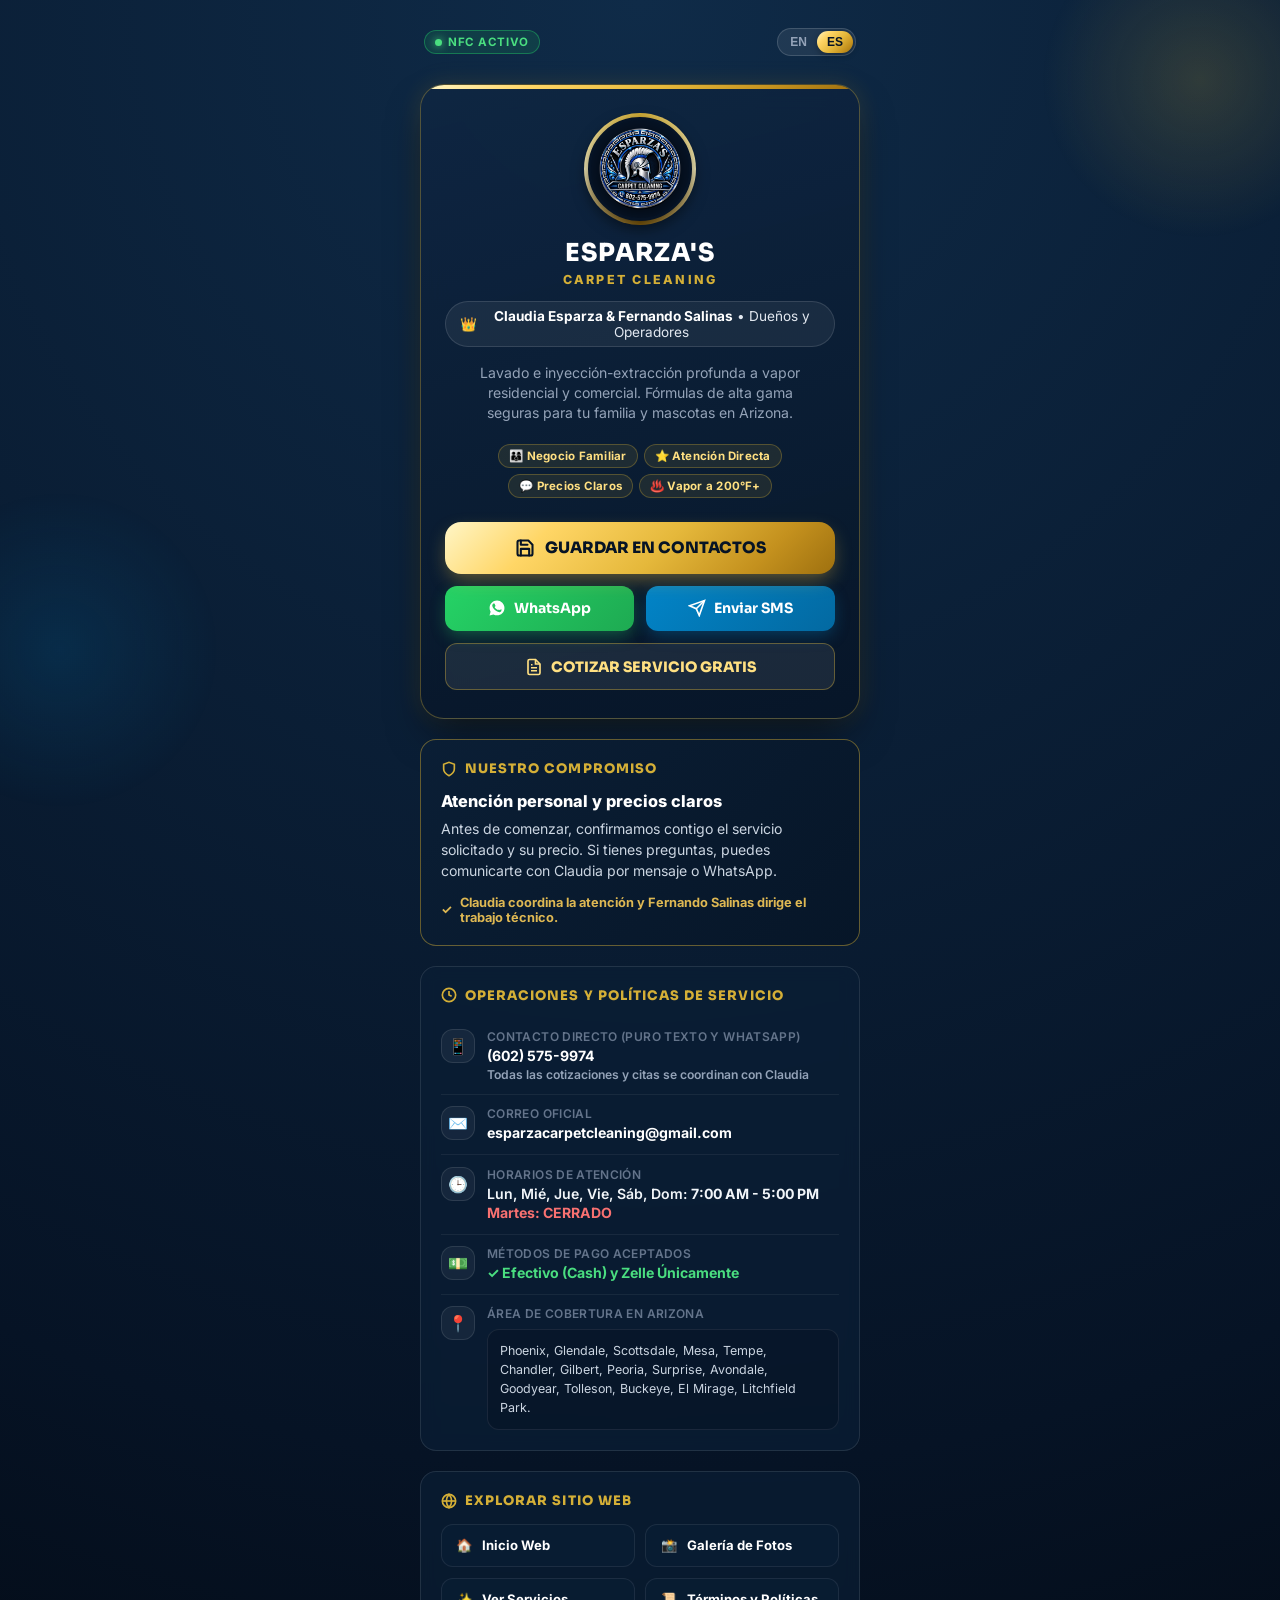
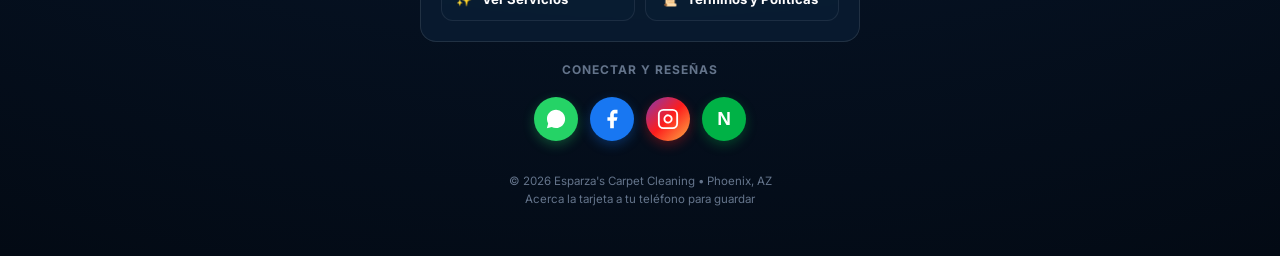
<file: tarjeta.html>
<!DOCTYPE html>
<html lang="es">
<head>
  <meta charset="UTF-8">
  <meta name="viewport" content="width=device-width, initial-scale=1.0, maximum-scale=1.0, user-scalable=no">
  <title>Esparza's Carpet Cleaning | Tarjeta Digital NFC</title>
  <meta name="description" content="Tarjeta de presentación digital NFC oficial de Esparza's Carpet Cleaning en Phoenix, AZ. Claudia & Fernando Esparza. Contacto directo por WhatsApp y Texto.">
  <link rel="icon" type="image/png" href="assets/images/logo-spartan.png">
  <link rel="preconnect" href="https://fonts.googleapis.com">
  <link rel="preconnect" href="https://fonts.gstatic.com" crossorigin>
  <link href="https://fonts.googleapis.com/css2?family=Montserrat:wght@400;600;700;800;900&family=Sora:wght@400;600;700;800;900&family=Inter:wght@400;500;600;700&display=swap" rel="stylesheet">
  
  <style>
    /* ==========================================================================
       NFC DIGITAL BUSINESS CARD - ESPARZA'S CARPET CLEANING
       ========================================================================== */
    :root {
      --bg-dark: #061325;
      --bg-card: #0B1F36;
      --bg-card-light: #133256;
      --color-gold: #D4AF37;
      --color-gold-bright: #FFE082;
      --color-gold-dark: #997819;
      --gold-gradient: linear-gradient(135deg, #FFF6C7 0%, #FFD666 25%, #E5B83B 55%, #C4911E 80%, #9E700F 100%);
      --color-whatsapp: #25D366;
      --color-sms: #0284C7;
      --color-text-white: #FFFFFF;
      --color-text-muted: #94A3B8;
      --color-text-dim: #64748B;
      --radius-xl: 24px;
      --radius-lg: 16px;
      --radius-md: 12px;
      --radius-pill: 9999px;
      --shadow-card: 0 20px 40px -10px rgba(0, 0, 0, 0.6), 0 0 25px rgba(212, 175, 55, 0.15);
      --font-heading: 'Sora', 'Montserrat', sans-serif;
      --font-body: 'Inter', sans-serif;
    }

    * {
      box-sizing: border-box;
      margin: 0;
      padding: 0;
      -webkit-tap-highlight-color: transparent;
    }

    body {
      font-family: var(--font-body);
      background: radial-gradient(circle at 50% 0%, #0F2B48 0%, #061325 75%, #030A14 100%);
      color: var(--color-text-white);
      min-height: 100vh;
      display: flex;
      flex-direction: column;
      align-items: center;
      padding: 1.25rem 1rem 3rem 1rem;
      position: relative;
      overflow-x: hidden;
    }

    /* Ambient Glow Orbs */
    .ambient-glow {
      position: fixed;
      width: 320px;
      height: 320px;
      border-radius: 50%;
      background: radial-gradient(circle, rgba(212, 175, 55, 0.18) 0%, transparent 70%);
      pointer-events: none;
      z-index: 0;
    }
    .glow-1 { top: -80px; right: -80px; }
    .glow-2 { bottom: 10%; left: -100px; background: radial-gradient(circle, rgba(2, 132, 199, 0.15) 0%, transparent 70%); }

    /* Card Wrapper (Standard Mobile Phone Profile Width) */
    .nfc-container {
      width: 100%;
      max-width: 440px;
      position: relative;
      z-index: 1;
      display: flex;
      flex-direction: column;
      gap: 1.25rem;
    }

    /* Top Utility Bar (Lang switch, NFC indicator, Share) */
    .top-bar {
      display: flex;
      justify-content: space-between;
      align-items: center;
      padding: 0.5rem 0.25rem;
    }

    .nfc-live-badge {
      display: inline-flex;
      align-items: center;
      gap: 6px;
      background: rgba(37, 211, 102, 0.12);
      border: 1px solid rgba(37, 211, 102, 0.4);
      padding: 4px 10px;
      border-radius: var(--radius-pill);
      font-size: 0.72rem;
      font-weight: 700;
      color: #4ADE80;
      letter-spacing: 0.05em;
      text-transform: uppercase;
    }
    .nfc-pulse-dot {
      width: 7px;
      height: 7px;
      border-radius: 50%;
      background: #4ADE80;
      box-shadow: 0 0 8px #4ADE80;
      animation: pulse 1.8s infinite;
    }
    @keyframes pulse {
      0%, 100% { opacity: 1; transform: scale(1); }
      50% { opacity: 0.4; transform: scale(1.3); }
    }

    .top-actions {
      display: flex;
      align-items: center;
      gap: 8px;
    }

    /* Language Toggle Switch */
    .lang-switcher {
      display: inline-flex;
      background: rgba(255, 255, 255, 0.08);
      border: 1px solid rgba(255, 255, 255, 0.15);
      border-radius: var(--radius-pill);
      padding: 2px;
    }
    .lang-btn {
      background: transparent;
      border: none;
      color: var(--color-text-muted);
      font-size: 0.75rem;
      font-weight: 700;
      padding: 4px 10px;
      border-radius: var(--radius-pill);
      cursor: pointer;
      transition: all 0.2s ease;
    }
    .lang-btn.active {
      background: var(--gold-gradient);
      color: #061325;
      box-shadow: 0 2px 6px rgba(0, 0, 0, 0.3);
    }

    /* ==========================================================================
       MAIN DIGITAL CARD HERO
       ========================================================================== */
    .main-card {
      background: linear-gradient(165deg, rgba(15, 38, 66, 0.95) 0%, rgba(7, 22, 40, 0.98) 100%);
      border: 1.5px solid rgba(212, 175, 55, 0.35);
      border-radius: var(--radius-xl);
      padding: 2rem 1.5rem 1.75rem 1.5rem;
      box-shadow: var(--shadow-card);
      position: relative;
      overflow: hidden;
      text-align: center;
      backdrop-filter: blur(12px);
    }
    .main-card::before {
      content: '';
      position: absolute;
      top: 0;
      left: 0;
      right: 0;
      height: 4px;
      background: var(--gold-gradient);
    }

    /* Spartan Shield Logo */
    .logo-badge-container {
      position: relative;
      width: 104px;
      height: 104px;
      margin: 0 auto 1.15rem auto;
    }
    .logo-ring {
      position: absolute;
      inset: -4px;
      border-radius: 50%;
      background: conic-gradient(from 0deg, #D4AF37, #FFF5C0, #9E700F, #FFF5C0, #D4AF37);
      animation: rotateRing 14s linear infinite;
    }
    @keyframes rotateRing {
      from { transform: rotate(0deg); }
      to { transform: rotate(360deg); }
    }
    .logo-avatar {
      position: relative;
      width: 100%;
      height: 100%;
      border-radius: 50%;
      background: #061325;
      display: flex;
      align-items: center;
      justify-content: center;
      overflow: hidden;
      padding: 8px;
      border: 3px solid #061325;
      box-shadow: 0 6px 16px rgba(0,0,0,0.6);
    }
    .logo-avatar img {
      width: 100%;
      height: 100%;
      object-fit: contain;
      filter: drop-shadow(0 2px 8px rgba(0,0,0,0.6));
    }

    .brand-title {
      font-family: var(--font-heading);
      font-size: 1.55rem;
      font-weight: 900;
      letter-spacing: 0.04em;
      line-height: 1.15;
      color: #FFFFFF;
      text-transform: uppercase;
      margin-bottom: 0.25rem;
    }
    .brand-sub {
      font-size: 0.78rem;
      font-weight: 800;
      color: var(--color-gold);
      letter-spacing: 0.18em;
      text-transform: uppercase;
      margin-bottom: 0.85rem;
    }

    /* Owners & Role */
    .owners-pill {
      display: inline-flex;
      align-items: center;
      gap: 6px;
      background: rgba(255, 255, 255, 0.06);
      border: 1px solid rgba(255, 255, 255, 0.12);
      padding: 6px 14px;
      border-radius: var(--radius-pill);
      font-size: 0.85rem;
      color: #E2E8F0;
      margin-bottom: 1rem;
    }
    .owners-pill strong {
      color: #FFFFFF;
    }

    .tagline-text {
      font-size: 0.88rem;
      color: var(--color-text-muted);
      line-height: 1.45;
      margin-bottom: 1.25rem;
      max-width: 340px;
      margin-left: auto;
      margin-right: auto;
    }

    /* Trust Chips */
    .trust-chips-row {
      display: flex;
      flex-wrap: wrap;
      justify-content: center;
      gap: 6px;
      margin-bottom: 1.5rem;
    }
    .trust-chip {
      background: rgba(212, 175, 55, 0.1);
      border: 1px solid rgba(212, 175, 55, 0.3);
      color: var(--color-gold-bright);
      padding: 4px 10px;
      border-radius: var(--radius-pill);
      font-size: 0.72rem;
      font-weight: 700;
      letter-spacing: 0.02em;
    }

    /* Primary Action Buttons */
    .actions-grid {
      display: flex;
      flex-direction: column;
      gap: 0.75rem;
    }

    /* Big Gold VCF Download Button */
    .btn-save-vcard {
      background: var(--gold-gradient);
      color: #061325;
      font-family: var(--font-heading);
      font-size: 0.98rem;
      font-weight: 800;
      padding: 1rem 1.25rem;
      border-radius: var(--radius-lg);
      border: none;
      cursor: pointer;
      display: flex;
      align-items: center;
      justify-content: center;
      gap: 10px;
      text-decoration: none;
      box-shadow: 0 8px 20px -4px rgba(229, 184, 59, 0.45);
      transition: all 0.25s ease;
      position: relative;
      overflow: hidden;
    }
    .btn-save-vcard:active {
      transform: scale(0.98);
      box-shadow: 0 4px 12px rgba(229, 184, 59, 0.3);
    }
    .btn-save-vcard::after {
      content: '';
      position: absolute;
      top: 0;
      left: -100%;
      width: 60%;
      height: 100%;
      background: linear-gradient(90deg, transparent, rgba(255, 255, 255, 0.4), transparent);
      animation: shimmerBtn 3.5s infinite;
    }
    @keyframes shimmerBtn {
      0% { left: -100%; }
      30%, 100% { left: 140%; }
    }

    /* Fast Communication Buttons (WhatsApp & SMS) */
    .btn-row-dual {
      display: grid;
      grid-template-columns: 1fr 1fr;
      gap: 0.75rem;
    }
    .btn-action-wa {
      background: linear-gradient(135deg, #25D366 0%, #1EAA52 100%);
      color: #FFFFFF;
      font-family: var(--font-heading);
      font-size: 0.88rem;
      font-weight: 700;
      padding: 0.85rem 1rem;
      border-radius: var(--radius-md);
      display: flex;
      align-items: center;
      justify-content: center;
      gap: 8px;
      text-decoration: none;
      box-shadow: 0 6px 16px -2px rgba(37, 211, 102, 0.35);
      transition: transform 0.2s ease;
    }
    .btn-action-sms {
      background: linear-gradient(135deg, #0284C7 0%, #0369A1 100%);
      color: #FFFFFF;
      font-family: var(--font-heading);
      font-size: 0.88rem;
      font-weight: 700;
      padding: 0.85rem 1rem;
      border-radius: var(--radius-md);
      display: flex;
      align-items: center;
      justify-content: center;
      gap: 8px;
      text-decoration: none;
      box-shadow: 0 6px 16px -2px rgba(2, 132, 199, 0.35);
      transition: transform 0.2s ease;
    }
    .btn-action-wa:active, .btn-action-sms:active {
      transform: scale(0.97);
    }

    /* Request Service CTA */
    .btn-action-quote {
      background: rgba(255, 255, 255, 0.08);
      border: 1.5px solid rgba(212, 175, 55, 0.4);
      color: var(--color-gold-bright);
      font-family: var(--font-heading);
      font-size: 0.9rem;
      font-weight: 800;
      padding: 0.85rem 1rem;
      border-radius: var(--radius-md);
      display: flex;
      align-items: center;
      justify-content: center;
      gap: 8px;
      text-decoration: none;
      transition: all 0.2s ease;
    }
    .btn-action-quote:hover {
      background: rgba(212, 175, 55, 0.15);
      border-color: var(--color-gold);
    }

    /* ==========================================================================
       ESSENTIAL INFO SECTION (POLICIES, HOURS, PAYMENT, COVERAGE)
       ========================================================================== */
    .info-card {
      background: rgba(11, 31, 54, 0.7);
      border: 1px solid rgba(255, 255, 255, 0.1);
      border-radius: var(--radius-lg);
      padding: 1.25rem;
      backdrop-filter: blur(8px);
    }
    .info-card-title {
      font-family: var(--font-heading);
      font-size: 0.82rem;
      font-weight: 800;
      letter-spacing: 0.08em;
      text-transform: uppercase;
      color: var(--color-gold);
      margin-bottom: 0.9rem;
      display: flex;
      align-items: center;
      gap: 8px;
    }

    .info-item-row {
      display: flex;
      align-items: flex-start;
      gap: 12px;
      padding: 0.7rem 0;
      border-bottom: 1px solid rgba(255, 255, 255, 0.06);
    }
    .info-item-row:last-child {
      border-bottom: none;
      padding-bottom: 0;
    }
    .info-icon-badge {
      width: 34px;
      height: 34px;
      border-radius: var(--radius-md);
      background: rgba(255, 255, 255, 0.05);
      border: 1px solid rgba(255, 255, 255, 0.1);
      display: flex;
      align-items: center;
      justify-content: center;
      flex-shrink: 0;
      color: var(--color-gold);
      font-size: 1rem;
    }
    .info-content {
      flex: 1;
    }
    .info-label {
      font-size: 0.75rem;
      color: var(--color-text-dim);
      font-weight: 600;
      text-transform: uppercase;
      letter-spacing: 0.03em;
      margin-bottom: 2px;
    }
    .info-value {
      font-size: 0.88rem;
      color: #F1F5F9;
      font-weight: 600;
      line-height: 1.4;
    }
    .info-highlight {
      color: #4ADE80;
      font-weight: 700;
    }
    .info-closed {
      color: #F87171;
      font-weight: 700;
    }

    /* Cities Pill Carousel / Box */
    .cities-box {
      background: rgba(6, 19, 37, 0.5);
      border: 1px solid rgba(255, 255, 255, 0.08);
      border-radius: var(--radius-md);
      padding: 0.75rem;
      margin-top: 0.5rem;
      font-size: 0.78rem;
      line-height: 1.5;
      color: #CBD5E1;
    }

    /* Links Grid (Website, Gallery, Terms) */
    .quick-links-grid {
      display: grid;
      grid-template-columns: 1fr 1fr;
      gap: 0.65rem;
    }
    .quick-link-btn {
      background: rgba(11, 31, 54, 0.6);
      border: 1px solid rgba(255, 255, 255, 0.08);
      border-radius: var(--radius-md);
      padding: 0.8rem 0.9rem;
      display: flex;
      align-items: center;
      gap: 10px;
      color: #FFFFFF;
      text-decoration: none;
      font-size: 0.82rem;
      font-weight: 700;
      transition: all 0.2s ease;
    }
    .quick-link-btn:hover {
      background: rgba(212, 175, 55, 0.12);
      border-color: rgba(212, 175, 55, 0.35);
      color: var(--color-gold-bright);
    }
    .quick-link-icon {
      color: var(--color-gold);
      flex-shrink: 0;
    }

    /* Social Icons Row */
    .social-row {
      display: flex;
      justify-content: center;
      gap: 12px;
      padding: 0.5rem 0;
    }
    .social-btn {
      width: 44px;
      height: 44px;
      border-radius: 50%;
      display: flex;
      align-items: center;
      justify-content: center;
      text-decoration: none;
      transition: transform 0.2s ease, box-shadow 0.2s ease;
    }
    .social-btn:active {
      transform: scale(0.92);
    }
    .soc-wa { background: #25D366; color: #FFF; box-shadow: 0 4px 12px rgba(37, 211, 102, 0.3); }
    .soc-fb { background: #1877F2; color: #FFF; box-shadow: 0 4px 12px rgba(24, 119, 242, 0.3); }
    .soc-ig { background: linear-gradient(135deg, #833ab4, #fd1d1d, #fcb045); color: #FFF; box-shadow: 0 4px 12px rgba(253, 29, 29, 0.3); }
    .soc-nd { background: #00B246; color: #FFF; font-weight: 900; font-size: 19px; box-shadow: 0 4px 12px rgba(0, 178, 70, 0.3); font-family: sans-serif; }

    /* Footer text */
    .footer-note {
      text-align: center;
      font-size: 0.72rem;
      color: var(--color-text-dim);
      line-height: 1.5;
    }

    /* Toast notification */
    .toast-msg {
      position: fixed;
      bottom: 24px;
      left: 50%;
      transform: translateX(-50%) translateY(100px);
      background: #0B1F36;
      border: 1.5px solid var(--color-gold);
      color: #FFFFFF;
      padding: 10px 20px;
      border-radius: var(--radius-pill);
      font-size: 0.85rem;
      font-weight: 700;
      box-shadow: 0 10px 25px rgba(0,0,0,0.5);
      z-index: 200;
      opacity: 0;
      transition: all 0.3s cubic-bezier(0.175, 0.885, 0.32, 1.275);
      pointer-events: none;
    }
    .toast-msg.show {
      transform: translateX(-50%) translateY(0);
      opacity: 1;
    }
  </style>
</head>
<body>

  <!-- Ambient background glow elements -->
  <div class="ambient-glow glow-1"></div>
  <div class="ambient-glow glow-2"></div>

  <div class="nfc-container">

    <!-- Top Utility Bar -->
    <header class="top-bar">
      <div class="nfc-live-badge" title="NFC Tag Connected">
        <span class="nfc-pulse-dot"></span>
        <span id="txt-nfc-active">NFC ACTIVE</span>
      </div>

      <div class="top-actions">
        <!-- Language Switcher -->
        <div class="lang-switcher">
          <button type="button" class="lang-btn active" id="btn-lang-en" onclick="setCardLang('en')">EN</button>
          <button type="button" class="lang-btn" id="btn-lang-es" onclick="setCardLang('es')">ES</button>
        </div>
      </div>
    </header>

    <!-- DIGITAL CARD PROFILE -->
    <div id="digital-card-view">
      
      <!-- MAIN HERO CARD -->
      <main class="main-card">
        <!-- Spartan Shield Avatar -->
        <div class="logo-badge-container">
          <div class="logo-ring"></div>
          <div class="logo-avatar">
            <img src="assets/images/logo-spartan.png" alt="Esparza's Carpet Cleaning Spartan Shield Logo">
          </div>
        </div>

        <h1 class="brand-title">ESPARZA'S</h1>
        <div class="brand-sub">CARPET CLEANING</div>

        <div class="owners-pill">
          <span>👑</span>
          <span id="txt-owners"><strong>Claudia Esparza &amp; Fernando Salinas</strong> • Dueños y Operadores</span>
        </div>

        <p class="tagline-text" id="txt-tagline">
          Lavado e inyección-extracción profunda a vapor residencial y comercial. Fórmulas de alta gama seguras para tu familia y mascotas en Arizona.
        </p>

        <!-- Trust Chips -->
        <div class="trust-chips-row">
          <span class="trust-chip" id="chip-family">👨‍👩‍👦 Negocio Familiar</span>
          <span class="trust-chip" id="chip-direct">⭐ Atención Directa</span>
          <span class="trust-chip" id="chip-pricing">💬 Precios Claros</span>
          <span class="trust-chip" id="chip-steam">♨️ Vapor a 200°F+</span>
        </div>

        <!-- FAST ACTIONS -->
        <div class="actions-grid">
          <!-- 1. SAVE CONTACT BUTTON (vCard .VCF) -->
          <button type="button" class="btn-save-vcard" onclick="downloadVCard()">
            <svg width="20" height="20" viewBox="0 0 24 24" fill="none" stroke="currentColor" stroke-width="2.5" stroke-linecap="round" stroke-linejoin="round">
              <path d="M19 21H5a2 2 0 0 1-2-2V5a2 2 0 0 1 2-2h11l5 5v11a2 2 0 0 1-2 2z"></path>
              <polyline points="17 21 17 13 7 13 7 21"></polyline>
              <polyline points="7 3 7 8 15 8"></polyline>
            </svg>
            <span id="btn-save-txt">GUARDAR EN CONTACTOS</span>
          </button>

          <!-- 2. WHATSAPP & SMS (PURE TEXT - NO CALL BUTTONS) -->
          <div class="btn-row-dual">
            <a href="https://wa.me/16025759974?text=Hola%20Claudia,%20me%20gustar%C3%ADa%20cotizar%20un%20servicio%20con%20Esparza's%20Carpet%20Cleaning." target="_blank" rel="noopener" class="btn-action-wa" id="btn-wa">
              <svg width="18" height="18" viewBox="0 0 24 24" fill="currentColor">
                <path d="M12.04 2c-5.46 0-9.91 4.45-9.91 9.91 0 1.75.46 3.45 1.32 4.95L2.05 22l5.25-1.38c1.45.79 3.08 1.21 4.74 1.21 5.46 0 9.91-4.45 9.91-9.91 0-2.65-1.03-5.14-2.9-7.01A9.82 9.82 0 0 0 12.04 2zm5.78 14.16c-.24.68-1.4 1.3-1.98 1.38-.5.08-1.15.1-1.87-.13-.44-.14-1.01-.33-1.75-.65-3.11-1.35-5.12-4.51-5.28-4.72-.15-.2-1.27-1.69-1.27-3.22 0-1.53.81-2.28 1.09-2.59.28-.31.61-.39.82-.39.2 0 .41 0 .59.01.19.01.45-.08.7.54.27.63.91 2.23.99 2.39.08.17.13.36.03.56-.1.2-.15.33-.31.51-.15.18-.33.4-.47.54-.15.15-.32.32-.14.63.18.31.79 1.31 1.7 2.12 1.17 1.04 2.15 1.36 2.46 1.51.31.15.49.13.67-.08.18-.2.77-.9 1-.21.2.31.41.26.68.15.27-.1 1.7-.8 2-1 .3-.15.49-.23.56-.35.08-.13.08-.73-.16-1.41z"/>
              </svg>
              <span>WhatsApp</span>
            </a>

            <a href="sms:16025759974" class="btn-action-sms" id="btn-sms">
              <svg width="18" height="18" viewBox="0 0 24 24" fill="none" stroke="currentColor" stroke-width="2.2">
                <line x1="22" y1="2" x2="11" y2="13"></line>
                <polygon points="22 2 15 22 11 13 2 9 22 2"></polygon>
              </svg>
              <span id="btn-sms-txt">Enviar SMS</span>
            </a>
          </div>

          <!-- 3. REQUEST SERVICE FORM -->
          <a href="solicitud.html" class="btn-action-quote">
            <svg width="18" height="18" viewBox="0 0 24 24" fill="none" stroke="currentColor" stroke-width="2.2">
              <path d="M14 2H6a2 2 0 0 0-2 2v16a2 2 0 0 0 2 2h12a2 2 0 0 0 2-2V8z"></path>
              <polyline points="14 2 14 8 20 8"></polyline>
              <line x1="16" y1="13" x2="8" y2="13"></line>
              <line x1="16" y1="17" x2="8" y2="17"></line>
              <polyline points="10 9 9 9 8 9"></polyline>
            </svg>
            <span id="btn-quote-txt">COTIZAR SERVICIO GRATIS</span>
          </a>
        </div>
      </main>

      <!-- OUR COMMITMENT CARD -->
      <section class="info-card" style="margin-top: 1.25rem; border: 1px solid rgba(212, 175, 55, 0.45); background: linear-gradient(135deg, rgba(11,31,54,0.95), rgba(7,22,40,0.95));">
        <div class="info-card-title" style="color: #D4AF37;">
          <svg width="16" height="16" viewBox="0 0 24 24" fill="none" stroke="currentColor" stroke-width="2.5"><path d="M12 22s8-4 8-10V5l-8-3-8 3v7c0 6 8 10 8 10z"/></svg>
          <span id="sec-title-com">NUESTRO COMPROMISO</span>
        </div>
        <div style="font-weight: 800; font-size: 1.02rem; color: #FFFFFF; margin-bottom: 0.4rem;" id="txt-com-subtitle">
          Atención personal y precios claros
        </div>
        <p style="font-size: 0.88rem; color: #CBD5E1; line-height: 1.5; margin-bottom: 0.85rem;" id="txt-com-desc">
          Antes de comenzar, confirmamos contigo el servicio solicitado y su precio. Si tienes preguntas, puedes comunicarte con Claudia por mensaje o WhatsApp.
        </p>
        <div style="display: flex; align-items: center; gap: 0.5rem; font-size: 0.8rem; color: #DEB853; font-weight: 700;">
          <span>✓</span>
          <span id="txt-com-owners">Claudia coordina la atención y Fernando Salinas dirige el trabajo técnico.</span>
        </div>
      </section>

      <!-- KEY OPERATIONAL DETAILS CARD -->
      <section class="info-card" style="margin-top: 1.25rem;">
        <div class="info-card-title">
          <svg width="16" height="16" viewBox="0 0 24 24" fill="none" stroke="currentColor" stroke-width="2.5"><circle cx="12" cy="12" r="10"></circle><polyline points="12 6 12 12 16 14"></polyline></svg>
          <span id="sec-title-ops">OPERATIONS &amp; SERVICE POLICIES</span>
        </div>

        <!-- Phone / Text Only -->
        <div class="info-item-row">
          <div class="info-icon-badge">📱</div>
          <div class="info-content">
            <div class="info-label" id="lbl-contact-chan">Direct Contact (Pure Text &amp; WhatsApp)</div>
            <div class="info-value">
              <a href="https://wa.me/16025759974" style="color: #FFF; font-weight: 700; text-decoration: none;">(602) 575-9974</a>
              <span style="display: block; font-size: 0.76rem; color: #94A3B8;" id="txt-contact-note">All quotes and schedules coordinated with Claudia</span>
            </div>
          </div>
        </div>

        <!-- Official Email -->
        <div class="info-item-row">
          <div class="info-icon-badge">✉️</div>
          <div class="info-content">
            <div class="info-label" id="lbl-email">Official Email</div>
            <div class="info-value">
              <a href="mailto:esparzacarpetcleaning@gmail.com" style="color: #FFF; font-weight: 700; text-decoration: none; word-break: break-all;">esparzacarpetcleaning@gmail.com</a>
            </div>
          </div>
        </div>

        <!-- Working Hours (Closed Tue) -->
        <div class="info-item-row">
          <div class="info-icon-badge">🕒</div>
          <div class="info-content">
            <div class="info-label" id="lbl-hours">Operating Schedule</div>
            <div class="info-value">
              <span id="txt-hours-open">Mon, Wed, Thu, Fri, Sat, Sun: <strong>7:00 AM - 5:00 PM</strong></span><br>
              <span class="info-closed" id="txt-hours-tue">Tuesday: CLOSED</span>
            </div>
          </div>
        </div>

        <!-- Payment Methods (Cash & Zelle ONLY) -->
        <div class="info-item-row">
          <div class="info-icon-badge">💵</div>
          <div class="info-content">
            <div class="info-label" id="lbl-pay">Accepted Payment Methods</div>
            <div class="info-value">
              <span class="info-highlight" id="txt-pay-methods">✓ Cash &amp; Zelle Only</span>
            </div>
          </div>
        </div>

        <!-- Valley Coverage Area -->
        <div class="info-item-row">
          <div class="info-icon-badge">📍</div>
          <div class="info-content">
            <div class="info-label" id="lbl-cov">Phoenix Metropolitan Service Area</div>
            <div class="cities-box" id="txt-cities">
              Phoenix, Glendale, Scottsdale, Mesa, Tempe, Chandler, Gilbert, Peoria, Surprise, Avondale, Goodyear, Tolleson, Buckeye, El Mirage, Litchfield Park.
            </div>
          </div>
        </div>
      </section>

      <!-- QUICK NAVIGATION LINKS -->
      <section class="info-card" style="margin-top: 1.25rem;">
        <div class="info-card-title">
          <svg width="16" height="16" viewBox="0 0 24 24" fill="none" stroke="currentColor" stroke-width="2.5"><circle cx="12" cy="12" r="10"></circle><line x1="2" y1="12" x2="22" y2="12"></line><path d="M12 2a15.3 15.3 0 0 1 4 10 15.3 15.3 0 0 1-4 10 15.3 15.3 0 0 1-4-10 15.3 15.3 0 0 1 4-10z"></path></svg>
          <span id="sec-title-links">EXPLORE WEBSITE</span>
        </div>

        <div class="quick-links-grid">
          <a href="index.html" class="quick-link-btn">
            <span class="quick-link-icon">🏠</span>
            <span id="lnk-home">Full Home</span>
          </a>
          <a href="galeria.html" class="quick-link-btn">
            <span class="quick-link-icon">📸</span>
            <span id="lnk-gal">Photo Gallery</span>
          </a>
          <a href="servicios.html" class="quick-link-btn">
            <span class="quick-link-icon">✨</span>
            <span id="lnk-srv">All Services</span>
          </a>
          <a href="terminos.html" class="quick-link-btn">
            <span class="quick-link-icon">📜</span>
            <span id="lnk-terms">Terms &amp; Policies</span>
          </a>
        </div>
      </section>

      <!-- SOCIAL PROFILES -->
      <section style="margin-top: 1.25rem; text-align: center;">
        <div style="font-size: 0.75rem; color: var(--color-text-dim); text-transform: uppercase; font-weight: 700; letter-spacing: 0.08em; margin-bottom: 0.75rem;" id="txt-connect">
          CONNECT &amp; REVIEWS
        </div>
        <div class="social-row">
          <a href="https://wa.me/16025759974" target="_blank" rel="noopener" class="social-btn soc-wa" title="WhatsApp Chat">
            <svg width="22" height="22" viewBox="0 0 24 24" fill="currentColor"><path d="M12.04 2c-5.46 0-9.91 4.45-9.91 9.91 0 1.75.46 3.45 1.32 4.95L2.05 22l5.25-1.38c1.45.79 3.08 1.21 4.74 1.21 5.46 0 9.91-4.45 9.91-9.91 0-2.65-1.03-5.14-2.9-7.01A9.82 9.82 0 0 0 12.04 2z"/></svg>
          </a>
          <a href="https://www.facebook.com/profile.php?id=100064240503033" target="_blank" rel="noopener" class="social-btn soc-fb" title="Facebook Page">
            <svg width="22" height="22" viewBox="0 0 24 24" fill="currentColor"><path d="M18 2h-3a5 5 0 0 0-5 5v3H7v4h3v8h4v-8h3l1-4h-4V7a1 1 0 0 1 1-1h3z"/></svg>
          </a>
          <a href="https://www.instagram.com/esparzascarpetcleaning/" target="_blank" rel="noopener" class="social-btn soc-ig" title="Instagram Profile">
            <svg width="22" height="22" viewBox="0 0 24 24" fill="none" stroke="currentColor" stroke-width="2"><rect x="2" y="2" width="20" height="20" rx="5"></rect><path d="M16 11.37A4 4 0 1 1 12.63 8 4 4 0 0 1 16 11.37z"></path><line x1="17.5" y1="6.5" x2="17.51" y2="6.5"></line></svg>
          </a>
          <a href="https://nextdoor.com/pages/esparzas-carpet-cleaning-phoenix-az/" target="_blank" rel="noopener" class="social-btn soc-nd" title="Nextdoor Phoenix">
            N
          </a>
        </div>
      </section>

      <!-- FOOTER COPYRIGHT -->
      <footer class="footer-note" style="margin-top: 1.5rem;">
        &copy; <span id="cur-year">2026</span> Esparza's Carpet Cleaning • Phoenix, AZ<br>
        <span id="txt-footer-tap">Tap card or scan QR to save profile</span>
      </footer>

    </div>

  </div>

  <!-- Toast Notification Pop -->
  <div class="toast-msg" id="toast">Contacto guardado</div>

  <!-- ========================================================================
       JAVASCRIPT LOGIC & BILINGUAL DICTIONARY
       ======================================================================== -->
  <script>
    // Current year
    document.getElementById('cur-year').textContent = new Date().getFullYear();

    // Bilingual Data
    const CARD_I18N = {
      en: {
        nfcActive: "NFC ACTIVE",
        owners: "<strong>Claudia Esparza & Fernando Salinas</strong> • Founders & Operators",
        tagline: "Deep residential & commercial steam extraction. High-grade formulas safe for your whole family and pets in Arizona.",
        chipFamily: "👨‍👩‍👦 Family-Owned",
        chipDirect: "⭐ Direct Owner Care",
        chipPricing: "💬 Clear Pricing",
        chipSteam: "♨️ 200°F+ Deep Steam",
        btnSave: "SAVE TO CONTACTS",
        btnSms: "Send SMS",
        btnQuote: "REQUEST FREE ESTIMATE",
        secCom: "OUR COMMITMENT",
        comSubtitle: "Personal attention and clear pricing",
        comDesc: "Before starting, we confirm the requested service and its price with you. If you have questions, you can contact Claudia by text or WhatsApp.",
        comOwners: "Claudia coordinates customer care and Fernando Salinas directs the technical work.",
        secOps: "OPERATIONS & SERVICE POLICIES",
        lblContact: "Direct Contact (Pure Text & WhatsApp)",
        contactNote: "All quotes and schedules coordinated with Claudia",
        lblEmail: "Official Email",
        lblHours: "Operating Schedule",
        hoursOpen: "Mon, Wed, Thu, Fri, Sat, Sun: <strong>7:00 AM - 5:00 PM</strong>",
        hoursTue: "Tuesday: CLOSED",
        lblPay: "Accepted Payment Methods",
        payMethods: "✓ Cash & Zelle Only",
        lblCov: "Arizona Service Area",
        cities: "Phoenix, Glendale, Scottsdale, Mesa, Tempe, Chandler, Gilbert, Peoria, Surprise, Avondale, Goodyear, Tolleson, Buckeye, El Mirage, Litchfield Park.",
        secLinks: "EXPLORE WEBSITE",
        lnkHome: "Full Home",
        lnkGal: "Photo Gallery",
        lnkSrv: "All Services",
        lnkTerms: "Terms & Policies",
        connect: "CONNECT & REVIEWS",
        footerTap: "Tap card on phone to save profile",
        vcardToast: "Contact saved! Import into your contacts."
      },
      es: {
        nfcActive: "NFC ACTIVO",
        owners: "<strong>Claudia Esparza & Fernando Salinas</strong> • Dueños y Operadores",
        tagline: "Lavado e inyección-extracción profunda a vapor residencial y comercial. Fórmulas de alta gama seguras para tu familia y mascotas en Arizona.",
        chipFamily: "👨‍👩‍👦 Negocio Familiar",
        chipDirect: "⭐ Atención Directa",
        chipPricing: "💬 Precios Claros",
        chipSteam: "♨️ Vapor a 200°F+",
        btnSave: "GUARDAR EN CONTACTOS",
        btnSms: "Enviar SMS",
        btnQuote: "COTIZAR SERVICIO GRATIS",
        secCom: "NUESTRO COMPROMISO",
        comSubtitle: "Atención personal y precios claros",
        comDesc: "Antes de comenzar, confirmamos contigo el servicio solicitado y su precio. Si tienes preguntas, puedes comunicarte con Claudia por mensaje o WhatsApp.",
        comOwners: "Claudia coordina la atención y Fernando Salinas dirige el trabajo técnico.",
        secOps: "OPERACIONES Y POLÍTICAS DE SERVICIO",
        lblContact: "Contacto Directo (Puro Texto y WhatsApp)",
        contactNote: "Todas las cotizaciones y citas se coordinan con Claudia",
        lblEmail: "Correo Oficial",
        lblHours: "Horarios de Atención",
        hoursOpen: "Lun, Mié, Jue, Vie, Sáb, Dom: <strong>7:00 AM - 5:00 PM</strong>",
        hoursTue: "Martes: CERRADO",
        lblPay: "Métodos de Pago Aceptados",
        payMethods: "✓ Efectivo (Cash) y Zelle Únicamente",
        lblCov: "Área de Cobertura en Arizona",
        cities: "Phoenix, Glendale, Scottsdale, Mesa, Tempe, Chandler, Gilbert, Peoria, Surprise, Avondale, Goodyear, Tolleson, Buckeye, El Mirage, Litchfield Park.",
        secLinks: "EXPLORAR SITIO WEB",
        lnkHome: "Inicio Web",
        lnkGal: "Galería de Fotos",
        lnkSrv: "Ver Servicios",
        lnkTerms: "Términos y Políticas",
        connect: "CONECTAR Y RESEÑAS",
        footerTap: "Acerca la tarjeta a tu teléfono para guardar",
        vcardToast: "¡Contacto generado! Agrégalo a tu agenda."
      }
    };

    let currentLang = 'en';

    function setCardLang(lang) {
      currentLang = lang;
      const dict = CARD_I18N[lang] || CARD_I18N['en'];
      
      document.getElementById('btn-lang-en').classList.toggle('active', lang === 'en');
      document.getElementById('btn-lang-es').classList.toggle('active', lang === 'es');

      document.getElementById('txt-nfc-active').textContent = dict.nfcActive;
      document.getElementById('txt-owners').innerHTML = dict.owners;
      document.getElementById('txt-tagline').textContent = dict.tagline;
      document.getElementById('chip-family').textContent = dict.chipFamily;
      document.getElementById('chip-direct').textContent = dict.chipDirect;
      document.getElementById('chip-pricing').textContent = dict.chipPricing;
      document.getElementById('chip-steam').textContent = dict.chipSteam;
      document.getElementById('btn-save-txt').textContent = dict.btnSave;
      document.getElementById('btn-sms-txt').textContent = dict.btnSms;
      document.getElementById('btn-quote-txt').textContent = dict.btnQuote;
      if (document.getElementById('sec-title-com')) document.getElementById('sec-title-com').textContent = dict.secCom;
      if (document.getElementById('txt-com-subtitle')) document.getElementById('txt-com-subtitle').textContent = dict.comSubtitle;
      if (document.getElementById('txt-com-desc')) document.getElementById('txt-com-desc').textContent = dict.comDesc;
      if (document.getElementById('txt-com-owners')) document.getElementById('txt-com-owners').textContent = dict.comOwners;
      document.getElementById('sec-title-ops').textContent = dict.secOps;
      document.getElementById('lbl-contact-chan').textContent = dict.lblContact;
      document.getElementById('txt-contact-note').textContent = dict.contactNote;
      document.getElementById('lbl-email').textContent = dict.lblEmail;
      document.getElementById('lbl-hours').textContent = dict.lblHours;
      document.getElementById('txt-hours-open').innerHTML = dict.hoursOpen;
      document.getElementById('txt-hours-tue').textContent = dict.hoursTue;
      document.getElementById('lbl-pay').textContent = dict.lblPay;
      document.getElementById('txt-pay-methods').textContent = dict.payMethods;
      document.getElementById('lbl-cov').textContent = dict.lblCov;
      document.getElementById('sec-title-links').textContent = dict.secLinks;
      document.getElementById('lnk-home').textContent = dict.lnkHome;
      document.getElementById('lnk-gal').textContent = dict.lnkGal;
      document.getElementById('lnk-srv').textContent = dict.lnkSrv;
      document.getElementById('lnk-terms').textContent = dict.lnkTerms;
      document.getElementById('txt-connect').textContent = dict.connect;
      document.getElementById('txt-footer-tap').textContent = dict.footerTap;
    }

    // vCard (.VCF) Generator for iPhone & Android
    function downloadVCard() {
      const currentCardUrl = window.location.href.split('#')[0];
      const vcardData = [
        "BEGIN:VCARD",
        "VERSION:3.0",
        "FN:Claudia Esparza & Fernando Salinas (Esparza's Carpet Cleaning)",
        "N:Esparza;Claudia;;;",
        "ORG:Esparza's Carpet Cleaning",
        "TITLE:Dueños y Operadores",
        "TEL;TYPE=CELL,VOICE,MSG:+16025759974",
        "EMAIL;TYPE=WORK,INTERNET:esparzacarpetcleaning@gmail.com",
        "URL:" + currentCardUrl,
        "ADR;TYPE=WORK:;;Phoenix Metropolitan Area;Phoenix;AZ;;United States",
        "NOTE:Esparza's Carpet Cleaning: Atencion cercana, cotizaciones claras antes de comenzar y servicio cuidadoso para alfombras, salas y colchones en Arizona. Mensajes y WhatsApp al (602) 575-9974. Pagos: Efectivo y Zelle. Martes cerrado.",
        "END:VCARD"
      ].join("\r\n");

      const blob = new Blob([vcardData], { type: "text/vcard;charset=utf-8;" });
      const url = URL.createObjectURL(blob);
      const link = document.createElement("a");
      link.href = url;
      link.setAttribute("download", "Esparzas-Carpet-Cleaning.vcf");
      document.body.appendChild(link);
      link.click();
      document.body.removeChild(link);
      URL.revokeObjectURL(url);

      showToast(CARD_I18N[currentLang].vcardToast);
    }

    // Toast message helper
    function showToast(msg) {
      const toast = document.getElementById('toast');
      toast.textContent = msg;
      toast.classList.add('show');
      setTimeout(() => {
        toast.classList.remove('show');
      }, 2600);
    }

    // Default to Spanish
    setCardLang('es');
  </script>
</body>
</html>
</file>
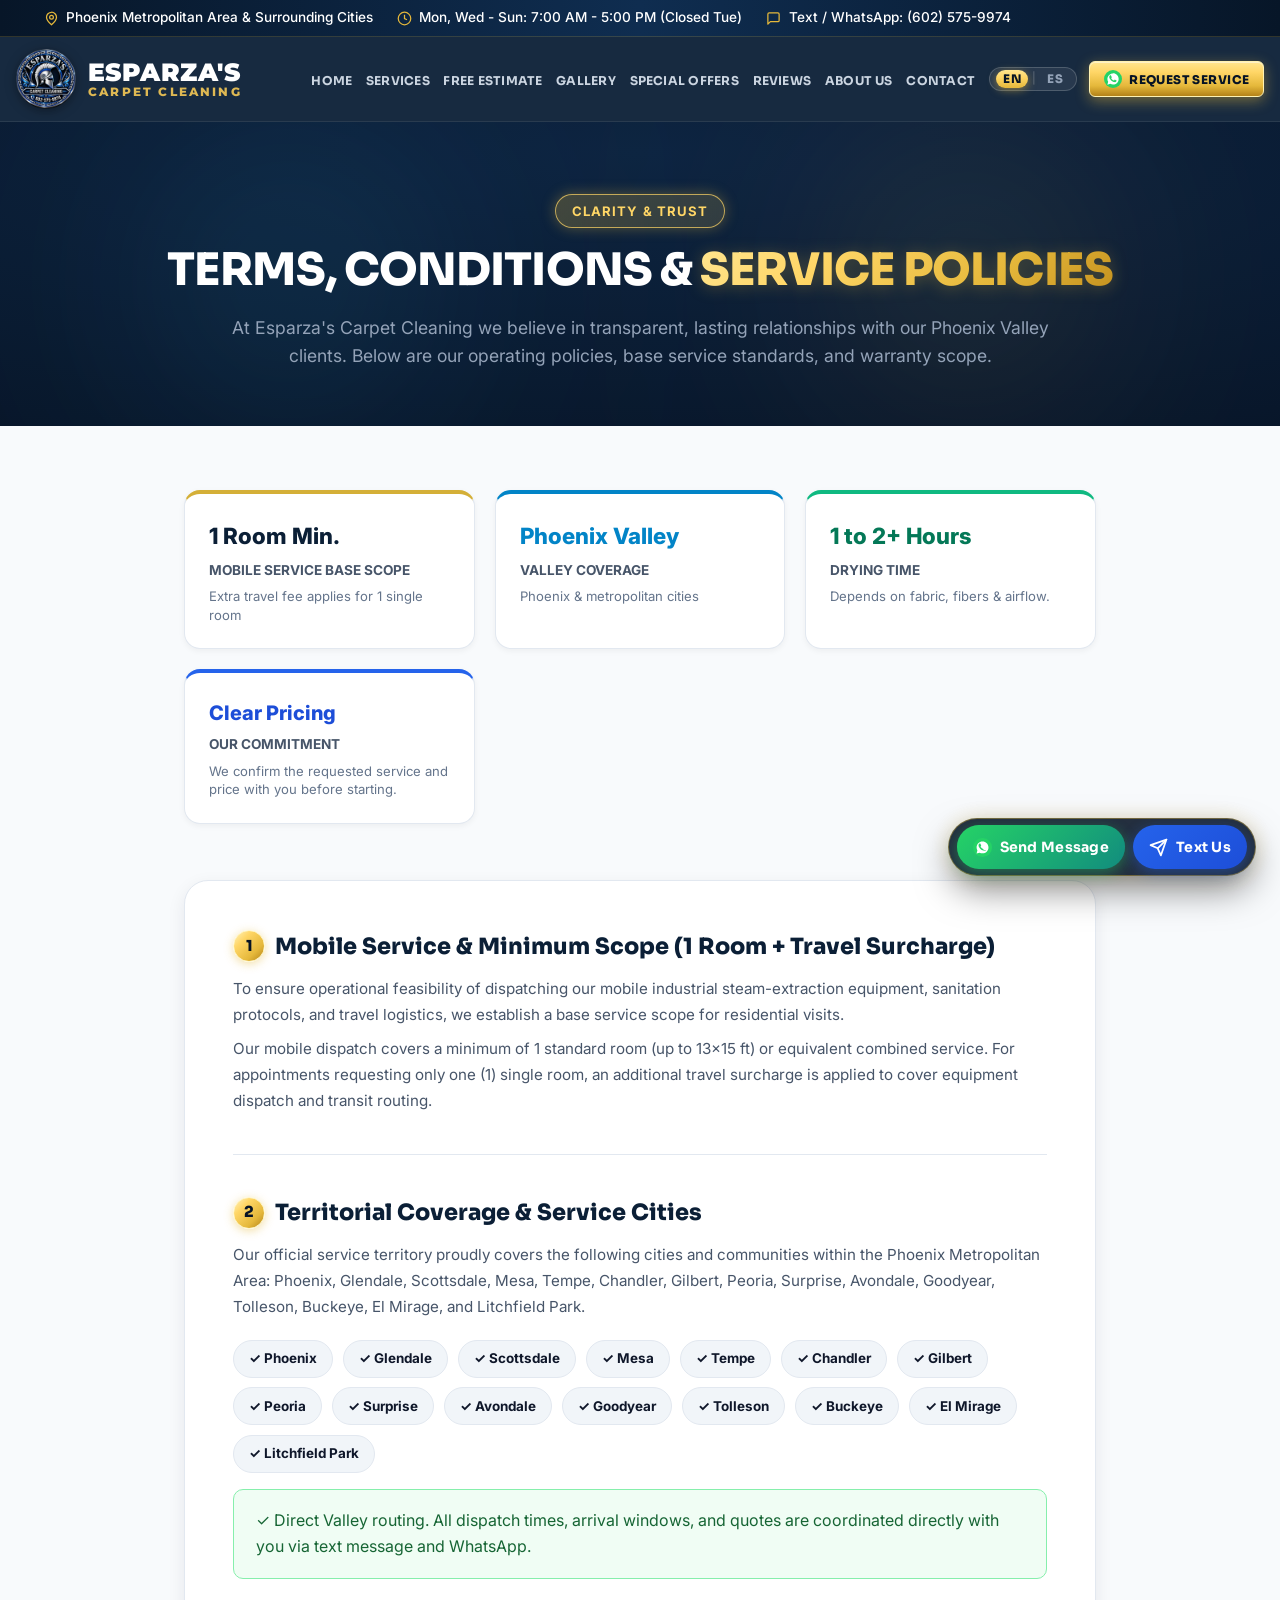
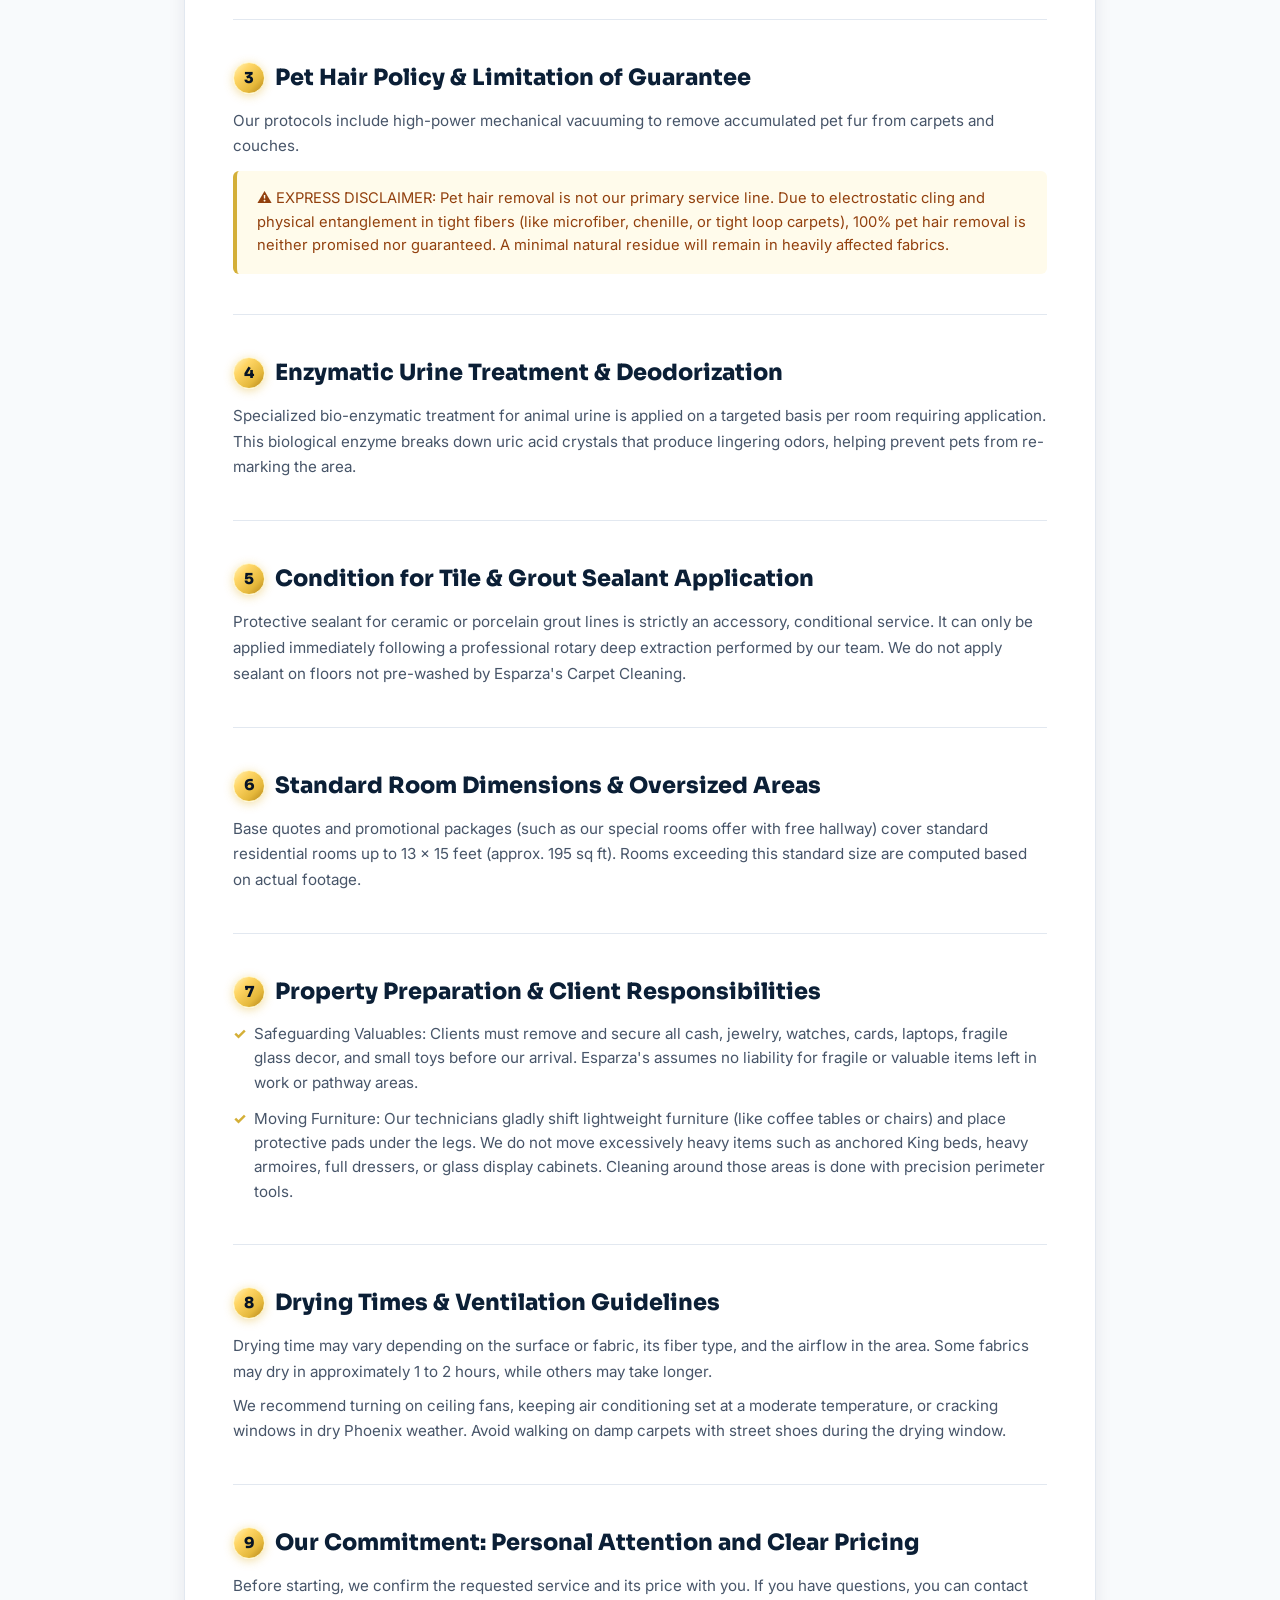
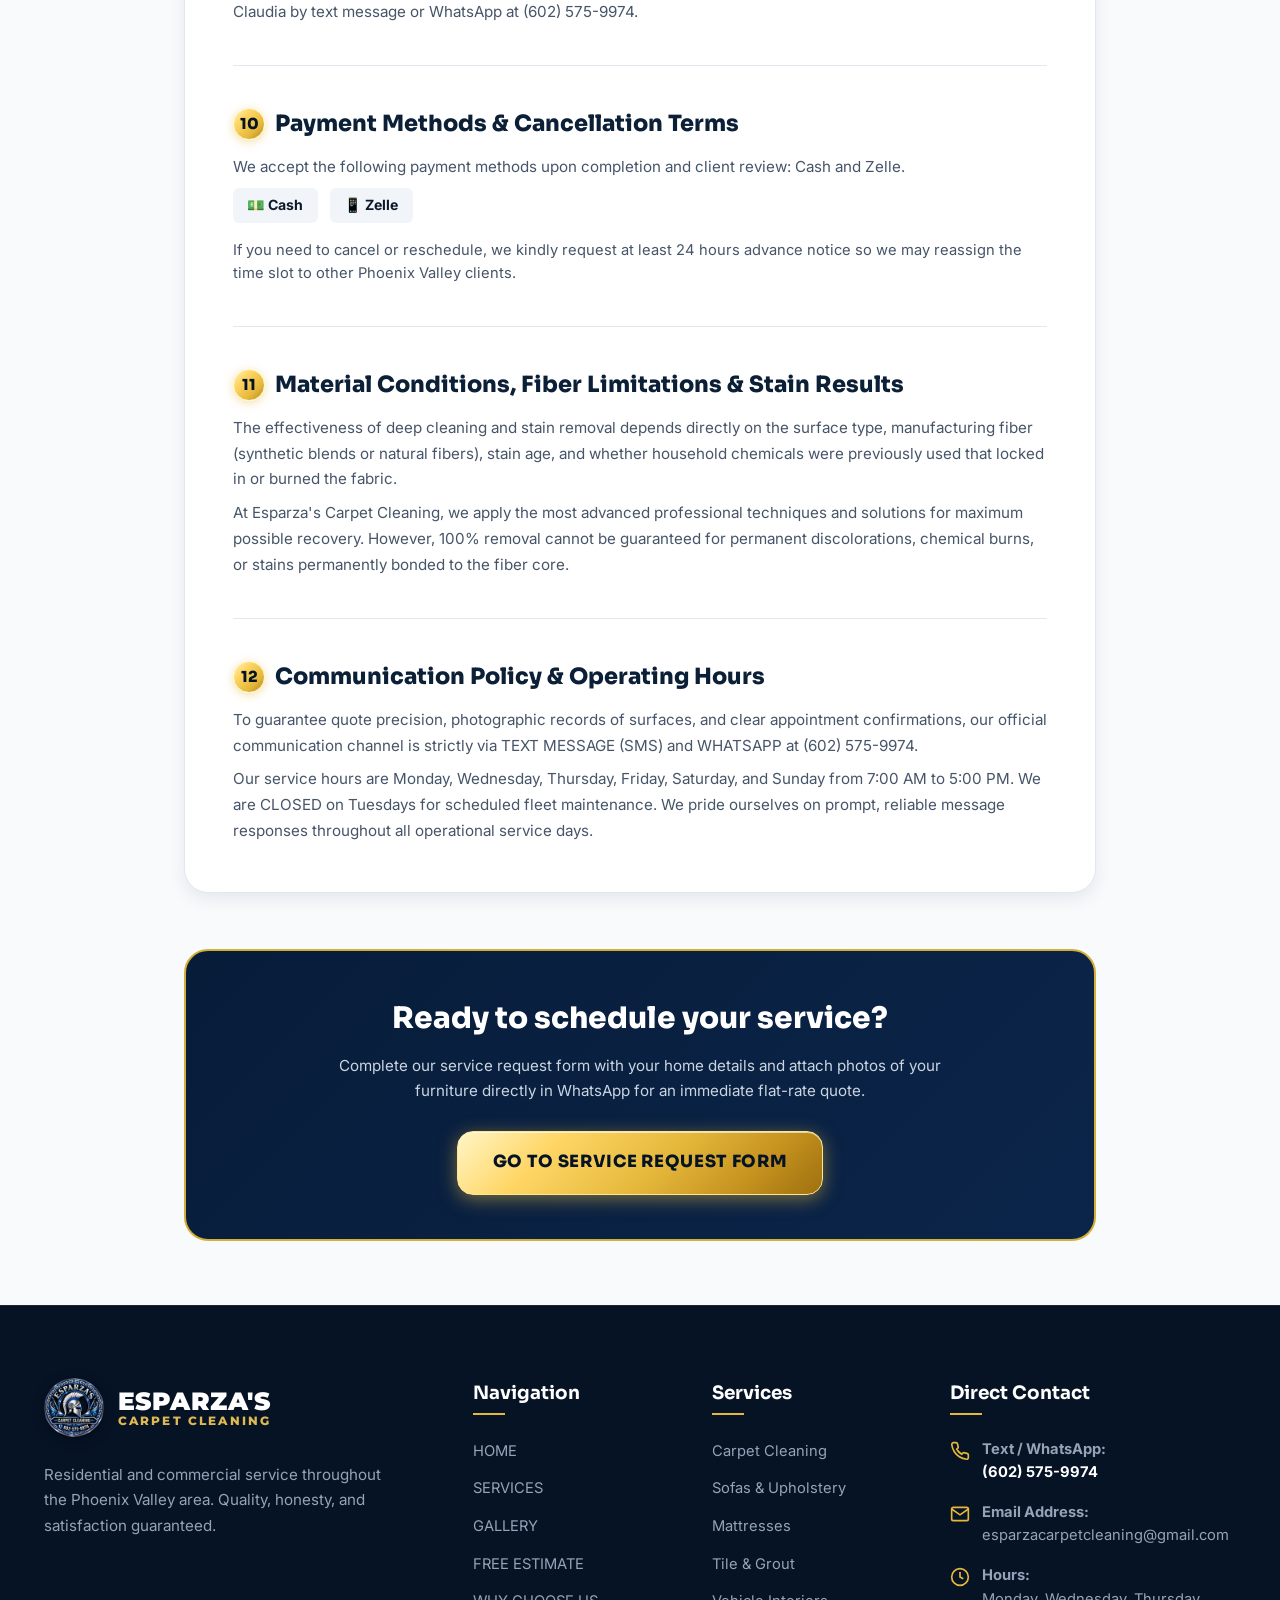
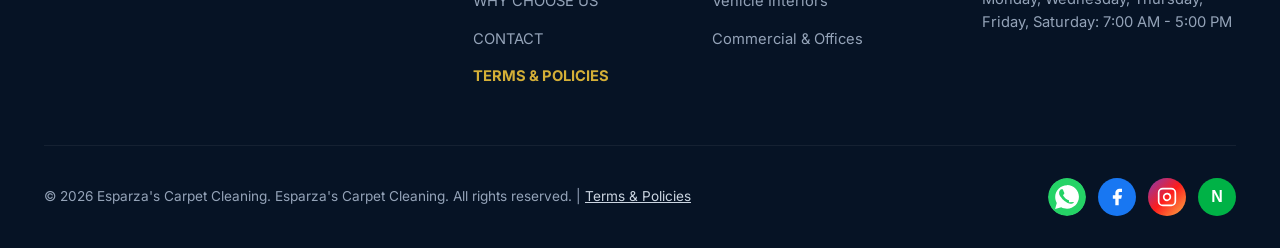
<file: terminos.html>
<!DOCTYPE html>
<html lang="en">
<head>
  <meta charset="UTF-8">
  <meta name="viewport" content="width=device-width, initial-scale=1.0">
  <title>Service Terms &amp; Policies | Esparza's Carpet Cleaning</title>
  <meta name="description" content="Terms and conditions, mobile service policies, base scope, Phoenix Valley coverage area, satisfaction guarantee, and care instructions for Esparza's Carpet Cleaning.">
  <link rel="stylesheet" href="css/styles.css">
  <link rel="stylesheet" href="css/components.css">
  <link rel="icon" type="image/png" href="assets/images/logo-spartan.png">
</head>
<body>

  <!-- Top Notice Bar -->
  <div class="top-notice-bar">
    <div class="container">
      <div class="top-notice-info">
        <span class="top-notice-item">
          <svg width="15" height="15" viewBox="0 0 24 24" fill="none" stroke="currentColor" stroke-width="2"><path d="M12 2a8 8 0 0 0-8 8c0 5.25 8 12 8 12s8-6.75 8-12a8 8 0 0 0-8-8z"/><circle cx="12" cy="10" r="3"/></svg>
          <span data-i18n="top_area">Phoenix Metropolitan Area &amp; Surrounding Cities</span>
        </span>
        <span class="top-notice-item">
          <svg width="15" height="15" viewBox="0 0 24 24" fill="none" stroke="currentColor" stroke-width="2"><circle cx="12" cy="12" r="10"/><polyline points="12 6 12 12 16 14"/></svg>
          <span data-i18n="top_hours">Mon, Wed - Sun: 7:00 AM - 5:00 PM (Closed Tue)</span>
        </span>
        <span class="top-notice-item">
          <svg width="15" height="15" viewBox="0 0 24 24" fill="none" stroke="currentColor" stroke-width="2" stroke-linecap="round" stroke-linejoin="round"><path d="M21 15a2 2 0 0 1-2 2H7l-4 4V5a2 2 0 0 1 2-2h14a2 2 0 0 1 2 2z"/></svg>
          <span data-i18n="top_direct">Text / WhatsApp: (602) 575-9974</span>
        </span>
      </div>
    </div>
  </div>

  <!-- Header -->
  <header class="site-header">
    <div class="container header-inner">
      <a href="index.html" class="brand-logo" title="Esparza's Carpet Cleaning">
        <img src="assets/images/logo-spartan.png" alt="Esparza's Carpet Cleaning Logo" width="60" height="60" data-i18n-alt="logo_main_alt">
        <div class="logo-text-group">
          <span class="logo-main-text">ESPARZA'S</span>
          <span class="logo-sub-text">CARPET CLEANING</span>
        </div>
      </a>

      <nav class="main-nav">
        <ul class="nav-links">
          <li><a href="index.html" class="nav-link" data-i18n="nav_inicio">HOME</a></li>
          <li><a href="servicios.html" class="nav-link" data-i18n="nav_servicios">SERVICES</a></li>
          <li><a href="index.html#tarifas" class="nav-link" data-i18n="nav_tarifas">FREE ESTIMATE</a></li>
          <li><a href="galeria.html" class="nav-link" data-i18n="nav_galeria">GALLERY</a></li>
          <li><a href="index.html#promociones" class="nav-link" data-i18n="nav_promociones">SPECIAL OFFERS</a></li>
          <li><a href="index.html#comentarios" class="nav-link" data-i18n="nav_resenas">REVIEWS</a></li>
          <li><a href="nosotros.html" class="nav-link" data-i18n="nav_nosotros">ABOUT US</a></li>
          <li><a href="contacto.html" class="nav-link" data-i18n="nav_contacto">CONTACT</a></li>
        </ul>

        <!-- Language Switcher (Desktop) -->
        <div class="lang-switch-container">
          <button type="button" class="lang-btn active" data-lang="en">EN</button>
          <span class="lang-separator">|</span>
          <button type="button" class="lang-btn" data-lang="es">ES</button>
        </div>

        <a href="solicitud.html" class="btn-nav-gold">
          <svg width="20" height="20" viewBox="0 0 24 24" fill="none" style="flex-shrink: 0;"><circle cx="12" cy="12" r="12" fill="#25D366"/><path d="M12.04 4.5c-4.14 0-7.5 3.36-7.5 7.5 0 1.33.35 2.62 1.01 3.75L4.5 19.5l3.86-1.01c1.1.6 2.34.91 3.68.91 4.14 0 7.5-3.36 7.5-7.5s-3.36-7.5-7.5-7.5zm4.45 10.63c-.19.53-1.09 1.01-1.54 1.07-.39.06-.9.08-1.46-.1-.34-.11-.79-.26-1.37-.51-2.43-1.05-4-3.52-4.12-3.68-.12-.16-.99-1.32-.99-2.51 0-1.19.63-1.78.85-2.02.22-.24.48-.3.64-.3.16 0 .32 0 .46.01.15.01.35-.06.55.42.21.49.71 1.74.77 1.87.06.13.1.28.02.44-.08.16-.12.26-.24.4-.12.14-.26.31-.37.42-.12.12-.25.25-.11.49.14.24.62 1.02 1.33 1.65.91.81 1.68 1.06 1.92 1.18.24.12.38.1.52-.06.14-.16.6-.7.76-.94.16-.24.32-.2.53-.12.21.08 1.33.63 1.56.74.23.12.38.18.44.27.06.1.06.57-.13 1.1z" fill="#FFFFFF"/></svg>
          <span data-i18n="nav_cta">REQUEST SERVICE</span>
        </a>
      </nav>

      <button class="mobile-toggle-btn" aria-label="Mobile Navigation Menu" data-i18n-aria="nav_menu_aria">
        <svg width="26" height="26" viewBox="0 0 24 24" fill="none" stroke="currentColor" stroke-width="2.5"><path d="M4 6h16M4 12h16M4 18h16"/></svg>
      </button>
    </div>
  </header>

  <!-- Mobile Drawer -->
  <div class="mobile-menu-drawer">
    <div style="display: flex; justify-content: center; margin-bottom: 1.5rem;">
      <div class="lang-switch-container">
        <button type="button" class="lang-btn active" data-lang="en">EN</button>
        <span class="lang-separator">|</span>
        <button type="button" class="lang-btn" data-lang="es">ES</button>
      </div>
    </div>

    <ul class="mobile-nav-links">
      <li><a href="index.html" class="nav-link" data-i18n="nav_inicio">HOME</a></li>
      <li><a href="servicios.html" class="nav-link" data-i18n="nav_servicios">SERVICES</a></li>
      <li><a href="index.html#tarifas" class="nav-link" data-i18n="nav_tarifas">FREE ESTIMATE</a></li>
      <li><a href="galeria.html" class="nav-link" data-i18n="nav_galeria">GALLERY</a></li>
      <li><a href="index.html#promociones" class="nav-link" data-i18n="nav_promociones">SPECIAL OFFERS</a></li>
      <li><a href="index.html#comentarios" class="nav-link" data-i18n="nav_resenas">REVIEWS</a></li>
      <li><a href="nosotros.html" class="nav-link" data-i18n="nav_nosotros">ABOUT US</a></li>
      <li><a href="contacto.html" class="nav-link" data-i18n="nav_contacto">CONTACT</a></li>
    </ul>
    <div style="margin-top: 1.5rem; display: flex; flex-direction: column; gap: 1rem;">
      <a href="solicitud.html" class="btn-nav-gold" style="width: 100%; justify-content: center;">
        <svg width="20" height="20" viewBox="0 0 24 24" fill="none" style="flex-shrink: 0;"><circle cx="12" cy="12" r="12" fill="#25D366"/><path d="M12.04 4.5c-4.14 0-7.5 3.36-7.5 7.5 0 1.33.35 2.62 1.01 3.75L4.5 19.5l3.86-1.01c1.1.6 2.34.91 3.68.91 4.14 0 7.5-3.36 7.5-7.5s-3.36-7.5-7.5-7.5zm4.45 10.63c-.19.53-1.09 1.01-1.54 1.07-.39.06-.9.08-1.46-.1-.34-.11-.79-.26-1.37-.51-2.43-1.05-4-3.52-4.12-3.68-.12-.16-.99-1.32-.99-2.51 0-1.19.63-1.78.85-2.02.22-.24.48-.3.64-.3.16 0 .32 0 .46.01.15.01.35-.06.55.42.21.49.71 1.74.77 1.87.06.13.1.28.02.44-.08.16-.12.26-.24.4-.12.14-.26.31-.37.42-.12.12-.25.25-.11.49.14.24.62 1.02 1.33 1.65.91.81 1.68 1.06 1.92 1.18.24.12.38.1.52-.06.14-.16.6-.7.76-.94.16-.24.32-.2.53-.12.21.08 1.33.63 1.56.74.23.12.38.18.44.27.06.1.06.57-.13 1.1z" fill="#FFFFFF"/></svg>
        <span data-i18n="nav_cta">REQUEST SERVICE</span>
      </a>
      <a href="https://wa.me/16025759974" target="_blank" rel="noopener" class="btn btn-secondary" style="width: 100%; justify-content: center;" data-i18n="nav_call">Text / WhatsApp: (602) 575-9974</a>
    </div>
  </div>

  <main>
    <!-- PAGE HERO -->
    <section class="section-dark" style="position: relative; overflow: hidden; padding: 4.5rem 0 3.5rem 0; background: radial-gradient(120% 120% at 50% 10%, #0c2340 0%, #061325 100%);">
      <div class="ambient-glow-orb orb-amber" style="top: -60px; right: 8%; width: 420px; height: 420px;"></div>
      <div class="ambient-glow-orb orb-azure" style="bottom: -80px; left: 5%; width: 450px; height: 450px;"></div>

      <div class="container reveal-on-scroll" style="text-align: center; position: relative; z-index: 2;">
        <span class="section-badge gold" data-i18n="ter_hero_badge">Clarity &amp; Trust</span>
        <h1 class="section-title" style="font-size: 2.8rem;"><span data-i18n="ter_hero_title_1">TERMS, CONDITIONS &amp;</span> <span class="highlight" data-i18n="ter_hero_title_2">SERVICE POLICIES</span></h1>
        <p class="section-subtitle" style="max-width: 820px; margin: 0 auto;" data-i18n="ter_hero_sub">
          At Esparza's Carpet Cleaning we believe in transparent, lasting relationships with our Phoenix Valley clients. Below are our operating policies, base service standards, and warranty scope.
        </p>
      </div>
    </section>

    <!-- CONTENIDO LEGAL Y ARTÍCULOS -->
    <section class="section section-light" style="padding: 4rem 0;">
      <div class="container" style="max-width: 960px;">

        <!-- Resumen de 4 Claves Principales -->
        <div style="display: grid; grid-template-columns: repeat(auto-fit, minmax(220px, 1fr)); gap: 1.25rem; margin-bottom: 3.5rem;">
          <div style="background: #FFFFFF; border-radius: var(--radius-md); padding: 1.5rem; border: 1px solid var(--color-border-light); border-top: 4px solid #D4AF37; box-shadow: var(--shadow-sm);">
            <div style="font-size: 1.4rem; font-weight: 800; color: var(--color-primary); margin-bottom: 0.35rem;" data-i18n="ter_card1_val">1 Room Min.</div>
            <div style="font-size: 0.85rem; font-weight: 700; color: #475569; text-transform: uppercase;"><span data-i18n="ter_card1_title">Mobile Service Base Scope</span></div>
            <p style="font-size: 0.82rem; color: #64748B; margin-top: 0.35rem; line-height: 1.4;"><span data-i18n="ter_card1_sub">Base service from 1 room (travel fee applies for single-room bookings).</span></p>
          </div>

          <div style="background: #FFFFFF; border-radius: var(--radius-md); padding: 1.5rem; border: 1px solid var(--color-border-light); border-top: 4px solid #0284C7; box-shadow: var(--shadow-sm);">
            <div style="font-size: 1.4rem; font-weight: 800; color: #0284C7; margin-bottom: 0.35rem;" data-i18n="ter_card2_val">Phoenix Valley</div>
            <div style="font-size: 0.85rem; font-weight: 700; color: #475569; text-transform: uppercase;"><span data-i18n="ter_card2_title">Valley Service Area</span></div>
            <p style="font-size: 0.82rem; color: #64748B; margin-top: 0.35rem; line-height: 1.4;"><span data-i18n="ter_card2_sub">Serving Phoenix, Glendale, Scottsdale, Mesa &amp; Valley cities.</span></p>
          </div>

          <div style="background: #FFFFFF; border-radius: var(--radius-md); padding: 1.5rem; border: 1px solid var(--color-border-light); border-top: 4px solid #10B981; box-shadow: var(--shadow-sm);">
            <div style="font-size: 1.4rem; font-weight: 800; color: #047857; margin-bottom: 0.35rem;" data-i18n="ter_card3_val">1 to 2+ Hours</div>
            <div style="font-size: 0.85rem; font-weight: 700; color: #475569; text-transform: uppercase;"><span data-i18n="ter_card3_title">Drying Time</span></div>
            <p style="font-size: 0.82rem; color: #64748B; margin-top: 0.35rem; line-height: 1.4;"><span data-i18n="ter_card3_sub">Depends on fabric, fibers &amp; airflow.</span></p>
          </div>

          <div style="background: #FFFFFF; border-radius: var(--radius-md); padding: 1.5rem; border: 1px solid var(--color-border-light); border-top: 4px solid #2563EB; box-shadow: var(--shadow-sm);">
            <div style="font-size: 1.25rem; font-weight: 800; color: #1D4ED8; margin-bottom: 0.35rem;" data-i18n="ter_card4_val">Precios Claros</div>
            <div style="font-size: 0.85rem; font-weight: 700; color: #475569; text-transform: uppercase;"><span data-i18n="ter_card4_title">Nuestro Compromiso</span></div>
            <p style="font-size: 0.82rem; color: #64748B; margin-top: 0.35rem; line-height: 1.4;"><span data-i18n="ter_card4_sub">Confirmamos contigo el servicio y el precio antes de comenzar.</span></p>
          </div>
        </div>

        <!-- Cláusulas y Artículos Detallados -->
        <div style="background: #FFFFFF; border-radius: var(--radius-lg); padding: 3rem; box-shadow: var(--shadow-md); border: 1px solid var(--color-border-light); display: flex; flex-direction: column; gap: 2.5rem;">

          <!-- ARTÍCULO 1 -->
          <div>
            <h2 style="font-family: var(--font-heading); font-size: 1.4rem; font-weight: 800; color: var(--color-primary); margin-bottom: 0.75rem; display: flex; align-items: center; gap: 0.6rem;">
              <span class="form-step-badge" style="width: 32px; height: 32px; font-size: 0.95rem;">1</span>
              <span data-i18n="ter_art1_title">Mobile Service &amp; Minimum Scope (1 Room + Travel Surcharge)</span>
            </h2>
            <p style="color: #475569; font-size: 0.95rem; line-height: 1.7; margin-bottom: 0.5rem;" data-i18n="ter_art1_p1">
              To ensure operational feasibility of dispatching our mobile industrial steam-extraction equipment, sanitation protocols, and travel logistics, we establish a base service scope for residential visits.
            </p>
            <p style="color: #475569; font-size: 0.95rem; line-height: 1.7;" data-i18n="ter_art1_p2">
              Our mobile dispatch covers a minimum of 1 standard room (up to 13×15 ft) or equivalent combined service. For appointments requesting only one (1) single room, an additional travel surcharge is applied to cover equipment dispatch and transit routing.
            </p>
          </div>

          <hr style="border: 0; border-top: 1px solid #E2E8F0;">

          <!-- ARTÍCULO 2 -->
          <div>
            <h2 style="font-family: var(--font-heading); font-size: 1.4rem; font-weight: 800; color: var(--color-primary); margin-bottom: 0.75rem; display: flex; align-items: center; gap: 0.6rem;">
              <span class="form-step-badge" style="width: 32px; height: 32px; font-size: 0.95rem;">2</span>
              <span data-i18n="ter_art2_title">Territorial Coverage &amp; Service Cities</span>
            </h2>
            <p style="color: #475569; font-size: 0.95rem; line-height: 1.7; margin-bottom: 0.75rem;" data-i18n="ter_art2_p">
              Our official service territory proudly covers the following cities and communities within the Phoenix Metropolitan Area: Phoenix, Glendale, Scottsdale, Mesa, Tempe, Chandler, Gilbert, Peoria, Surprise, Avondale, Goodyear, Tolleson, Buckeye, El Mirage, and Litchfield Park.
            </p>
            <div class="map-cities-pills" style="margin-bottom: 1rem;">
              <span class="map-city-pill">✓ Phoenix</span>
              <span class="map-city-pill">✓ Glendale</span>
              <span class="map-city-pill">✓ Scottsdale</span>
              <span class="map-city-pill">✓ Mesa</span>
              <span class="map-city-pill">✓ Tempe</span>
              <span class="map-city-pill">✓ Chandler</span>
              <span class="map-city-pill">✓ Gilbert</span>
              <span class="map-city-pill">✓ Peoria</span>
              <span class="map-city-pill">✓ Surprise</span>
              <span class="map-city-pill">✓ Avondale</span>
              <span class="map-city-pill">✓ Goodyear</span>
              <span class="map-city-pill">✓ Tolleson</span>
              <span class="map-city-pill">✓ Buckeye</span>
              <span class="map-city-pill">✓ El Mirage</span>
              <span class="map-city-pill">✓ Litchfield Park</span>
            </div>
            <div style="background: #F0FDF4; border: 1.5px solid #86EFAC; border-radius: 10px; padding: 1.15rem 1.4rem; color: #166534;" data-i18n="ter_art2_note">
              ✓ Direct Valley routing. All dispatch times, arrival windows, and quotes are coordinated directly with you via text message and WhatsApp.
            </div>
          </div>

          <hr style="border: 0; border-top: 1px solid #E2E8F0;">

          <!-- ARTÍCULO 3 -->
          <div>
            <h2 style="font-family: var(--font-heading); font-size: 1.4rem; font-weight: 800; color: var(--color-primary); margin-bottom: 0.75rem; display: flex; align-items: center; gap: 0.6rem;">
              <span class="form-step-badge" style="width: 32px; height: 32px; font-size: 0.95rem;">3</span>
              <span data-i18n="ter_art3_title">Pet Hair Policy &amp; Limitation of Guarantee</span>
            </h2>
            <p style="color: #475569; font-size: 0.95rem; line-height: 1.7; margin-bottom: 0.75rem;" data-i18n="ter_art3_p">
              Esparza's Carpet Cleaning utilizes mechanical brushes and high-power vacuum equipment to extract substantial amounts of pet fur during steam washing.
            </p>
            <div style="background: #FFFBEB; border-left: 4px solid #D4AF37; padding: 1rem 1.25rem; border-radius: 6px; font-size: 0.92rem; color: #92400E; line-height: 1.6;" data-i18n="ter_art3_warn">
              <strong>⚠️ EXPRESS DISCLAIMER:</strong> Pet hair removal is not our primary service line. Due to electrostatic cling and physical entanglement in tight fibers (like microfiber, chenille, or tight loop carpets), 100% pet hair removal is neither promised nor guaranteed. A minimal natural residue will remain in heavily affected fabrics.
            </div>
          </div>

          <hr style="border: 0; border-top: 1px solid #E2E8F0;">

          <!-- ARTÍCULO 4 -->
          <div>
            <h2 style="font-family: var(--font-heading); font-size: 1.4rem; font-weight: 800; color: var(--color-primary); margin-bottom: 0.75rem; display: flex; align-items: center; gap: 0.6rem;">
              <span class="form-step-badge" style="width: 32px; height: 32px; font-size: 0.95rem;">4</span>
              <span data-i18n="ter_art4_title">Enzymatic Urine Treatment &amp; Deodorization</span>
            </h2>
            <p style="color: #475569; font-size: 0.95rem; line-height: 1.7;" data-i18n="ter_art4_p">
              Specialized bio-enzymatic treatment for animal urine is applied on a targeted basis per room requiring application. This biological enzyme breaks down uric acid crystals that produce lingering odors, helping prevent pets from re-marking the area.
            </p>
          </div>

          <hr style="border: 0; border-top: 1px solid #E2E8F0;">

          <!-- ARTÍCULO 5 -->
          <div>
            <h2 style="font-family: var(--font-heading); font-size: 1.4rem; font-weight: 800; color: var(--color-primary); margin-bottom: 0.75rem; display: flex; align-items: center; gap: 0.6rem;">
              <span class="form-step-badge" style="width: 32px; height: 32px; font-size: 0.95rem;">5</span>
              <span data-i18n="ter_art5_title">Condition for Tile &amp; Grout Sealant Application</span>
            </h2>
            <p style="color: #475569; font-size: 0.95rem; line-height: 1.7;" data-i18n="ter_art5_p">
              Protective sealant for ceramic or porcelain grout lines is strictly an accessory, conditional service. It can only be applied immediately following a professional rotary deep extraction performed by our team. We do not apply sealant on floors not pre-washed by Esparza's Carpet Cleaning.
            </p>
          </div>

          <hr style="border: 0; border-top: 1px solid #E2E8F0;">

          <!-- ARTÍCULO 6 -->
          <div>
            <h2 style="font-family: var(--font-heading); font-size: 1.4rem; font-weight: 800; color: var(--color-primary); margin-bottom: 0.75rem; display: flex; align-items: center; gap: 0.6rem;">
              <span class="form-step-badge" style="width: 32px; height: 32px; font-size: 0.95rem;">6</span>
              <span data-i18n="ter_art6_title">Standard Room Dimensions &amp; Oversized Areas</span>
            </h2>
            <p style="color: #475569; font-size: 0.95rem; line-height: 1.7;" data-i18n="ter_art6_p">
              Base quotes and promotional packages (such as our special rooms offer with free hallway) cover standard residential rooms up to 13 × 15 feet (approx. 195 sq ft). Rooms exceeding this standard size are computed based on actual footage.
            </p>
          </div>

          <hr style="border: 0; border-top: 1px solid #E2E8F0;">

          <!-- ARTÍCULO 7 -->
          <div>
            <h2 style="font-family: var(--font-heading); font-size: 1.4rem; font-weight: 800; color: var(--color-primary); margin-bottom: 0.75rem; display: flex; align-items: center; gap: 0.6rem;">
              <span class="form-step-badge" style="width: 32px; height: 32px; font-size: 0.95rem;">7</span>
              <span data-i18n="ter_art7_title">Property Preparation &amp; Client Responsibilities</span>
            </h2>
            <ul style="list-style: none; display: flex; flex-direction: column; gap: 0.75rem; color: #475569; font-size: 0.95rem; line-height: 1.6; padding-left: 0;">
              <li style="display: flex; align-items: flex-start; gap: 0.5rem;">
                <span style="color: #D4AF37; font-weight: 800;">✓</span>
                <span data-i18n="ter_art7_li1"><strong>Safeguarding Valuables:</strong> Clients must remove and secure all cash, jewelry, watches, cards, laptops, fragile glass decor, and small toys before our arrival. Esparza's assumes no liability for fragile or valuable items left in work or pathway areas.</span>
              </li>
              <li style="display: flex; align-items: flex-start; gap: 0.5rem;">
                <span style="color: #D4AF37; font-weight: 800;">✓</span>
                <span data-i18n="ter_art7_li2"><strong>Moving Furniture:</strong> Our technicians gladly shift lightweight furniture (like coffee tables or chairs) and place protective pads under the legs. We do not move excessively heavy items such as anchored King beds, heavy armoires, full dressers, or glass display cabinets. Cleaning around those areas is done with precision perimeter tools.</span>
              </li>
            </ul>
          </div>

          <hr style="border: 0; border-top: 1px solid #E2E8F0;">

          <!-- ARTÍCULO 8 -->
          <div>
            <h2 style="font-family: var(--font-heading); font-size: 1.4rem; font-weight: 800; color: var(--color-primary); margin-bottom: 0.75rem; display: flex; align-items: center; gap: 0.6rem;">
              <span class="form-step-badge" style="width: 32px; height: 32px; font-size: 0.95rem;">8</span>
              <span data-i18n="ter_art8_title">Drying Times &amp; Ventilation Guidelines</span>
            </h2>
            <p style="color: #475569; font-size: 0.95rem; line-height: 1.7; margin-bottom: 0.5rem;" data-i18n="ter_art8_p1">
              Drying time may vary depending on the surface or fabric, its fiber type, and the airflow in the area. Some fabrics may dry in approximately 1 to 2 hours, while others may take longer.
            </p>
            <p style="color: #475569; font-size: 0.95rem; line-height: 1.7;" data-i18n="ter_art8_p2">
              We recommend turning on ceiling fans, keeping air conditioning set at a moderate temperature, or cracking windows in dry Phoenix weather. Avoid walking on damp carpets with street shoes during the drying window.
            </p>
          </div>

          <hr style="border: 0; border-top: 1px solid #E2E8F0;">

          <!-- ARTÍCULO 9 -->
          <div>
            <h2 style="font-family: var(--font-heading); font-size: 1.4rem; font-weight: 800; color: var(--color-primary); margin-bottom: 0.75rem; display: flex; align-items: center; gap: 0.6rem;">
              <span class="form-step-badge" style="width: 32px; height: 32px; font-size: 0.95rem;">9</span>
              <span data-i18n="ter_art9_title">Nuestro Compromiso: Atención Personal y Precios Claros</span>
            </h2>
            <p style="color: #475569; font-size: 0.95rem; line-height: 1.7;" data-i18n="ter_art9_p">
              Antes de comenzar, confirmamos contigo el servicio solicitado y su precio. Si tienes preguntas, puedes comunicarte con Claudia por mensaje o WhatsApp al (602) 575-9974.
            </p>
          </div>

          <hr style="border: 0; border-top: 1px solid #E2E8F0;">

          <!-- ARTÍCULO 10 -->
          <div>
            <h2 style="font-family: var(--font-heading); font-size: 1.4rem; font-weight: 800; color: var(--color-primary); margin-bottom: 0.75rem; display: flex; align-items: center; gap: 0.6rem;">
              <span class="form-step-badge" style="width: 32px; height: 32px; font-size: 0.95rem;">10</span>
              <span data-i18n="ter_art10_title">Payment Methods &amp; Cancellation Terms</span>
            </h2>
            <p style="color: #475569; font-size: 0.95rem; line-height: 1.7; margin-bottom: 0.5rem;" data-i18n="ter_art10_p1">
              We accept the following payment methods upon completion and client review: Cash and Zelle.
            </p>
            <ul style="list-style: none; display: flex; flex-wrap: wrap; gap: 0.75rem; margin-bottom: 1rem; padding-left: 0;">
              <li style="background: #F1F5F9; padding: 0.4rem 0.9rem; border-radius: 6px; font-weight: 700; font-size: 0.88rem; color: #0F172A;">💵 Cash</li>
              <li style="background: #F1F5F9; padding: 0.4rem 0.9rem; border-radius: 6px; font-weight: 700; font-size: 0.88rem; color: #0F172A;">📱 Zelle</li>
            </ul>
            <p style="color: #475569; font-size: 0.92rem; line-height: 1.6;" data-i18n="ter_art10_p2">
              If you need to cancel or reschedule, we kindly request at least 24 hours advance notice so we may reassign the time slot to other Phoenix Valley clients.
            </p>
          </div>

          <hr style="border: 0; border-top: 1px solid #E2E8F0;">

          <!-- ARTÍCULO 11 -->
          <div>
            <h2 style="font-family: var(--font-heading); font-size: 1.4rem; font-weight: 800; color: var(--color-primary); margin-bottom: 0.75rem; display: flex; align-items: center; gap: 0.6rem;">
              <span class="form-step-badge" style="width: 32px; height: 32px; font-size: 0.95rem;">11</span>
              <span data-i18n="ter_art11_title">Material, Fiber &amp; Stain Limitations</span>
            </h2>
            <p style="color: #475569; font-size: 0.95rem; line-height: 1.7; margin-bottom: 0.5rem;" data-i18n="ter_art11_p1">
              Final cleaning outcomes depend directly on the fabric or carpet fiber composition, the origin and age of stains, and any prior chemical products or home remedies previously applied.
            </p>
            <p style="color: #475569; font-size: 0.95rem; line-height: 1.7;" data-i18n="ter_art11_p2">
              While our commercial high-temperature steam extraction breaks down and removes deep dirt, traffic soil, and trapped odors, permanent chemical bleaching, severe burns, or permanent dye alterations cannot be 100% reversed. Our technicians always apply maximum professional effort to achieve the highest possible restoration.
            </p>
          </div>

          <hr style="border: 0; border-top: 1px solid #E2E8F0;">

          <!-- ARTÍCULO 12 -->
          <div>
            <h2 style="font-family: var(--font-heading); font-size: 1.4rem; font-weight: 800; color: var(--color-primary); margin-bottom: 0.75rem; display: flex; align-items: center; gap: 0.6rem;">
              <span class="form-step-badge" style="width: 32px; height: 32px; font-size: 0.95rem;">12</span>
              <span data-i18n="ter_art12_title">Communication Policy (Text &amp; WhatsApp Only)</span>
            </h2>
            <p style="color: #475569; font-size: 0.95rem; line-height: 1.7; margin-bottom: 0.5rem;" data-i18n="ter_art12_p1">
              To maintain complete clarity and written records of quotes, photo reviews, and confirmed appointments, all communication is conducted strictly via text message (SMS) and WhatsApp.
            </p>
            <p style="color: #475569; font-size: 0.95rem; line-height: 1.7;" data-i18n="ter_art12_p2">
              We operate Monday, Wednesday through Sunday from 7:00 AM to 5:00 PM (Closed on Tuesdays). Messages received during operating hours are always answered promptly.
            </p>
          </div>

        </div>

        <!-- CTA Directo hacia el Formulario de Solicitud -->
        <div style="text-align: center; margin-top: 3.5rem; background: linear-gradient(135deg, #071C39 0%, #0B254A 100%); border-radius: var(--radius-lg); padding: 2.75rem 2rem; color: #FFFFFF; border: 2px solid #D4AF37;">
          <h3 style="font-family: var(--font-heading); font-size: 1.85rem; font-weight: 800; margin-bottom: 0.75rem; color: #FFFFFF;" data-i18n="ter_cta_title">
            Ready to schedule your service?
          </h3>
          <p style="color: #CBD5E1; max-width: 620px; margin: 0 auto 1.75rem auto; font-size: 0.95rem; line-height: 1.6;" data-i18n="ter_cta_desc">
            Complete our service request form with your home details and attach photos of your furniture directly in WhatsApp for an immediate flat-rate quote.
          </p>
          <a href="solicitud.html" class="btn btn-primary btn-lg" style="font-size: 1.05rem;" data-i18n="ter_cta_btn">
            Go to Service Request Form
          </a>
        </div>

      </div>
    </section>
  </main>

  <!-- FOOTER -->
  <footer class="site-footer">
    <div class="container">
      <div class="footer-grid">
        <div class="footer-brand">
          <a href="index.html" class="brand-logo" style="display: inline-flex; align-items: center; gap: 0.85rem; text-decoration: none;">
            <img src="assets/images/logo-spartan.png" alt="Esparza's Logo" width="48" height="48" style="width: 48px; height: 48px; object-fit: contain; filter: drop-shadow(0 2px 6px rgba(0,0,0,0.4));" data-i18n-alt="logo_footer_alt">
            <div class="logo-text-group" style="display: flex; flex-direction: column;">
              <span class="logo-main-text" style="font-family: 'Montserrat', var(--font-heading); font-size: 1.4rem; font-weight: 900; color: #FFFFFF; line-height: 1.05; text-transform: uppercase;">ESPARZA'S</span>
              <span class="logo-sub-text" style="font-size: 0.72rem; font-weight: 800; color: #DEB853; text-transform: uppercase; letter-spacing: 0.18em;">CARPET CLEANING</span>
            </div>
          </a>
          <p data-i18n="footer_brand_desc">
            Deep steam injection and extraction specialists in Phoenix, AZ. Residential and commercial cleaning with professional-grade products safe for your entire family.
          </p>
        </div>

        <div>
          <h4 class="footer-col-title" data-i18n="footer_nav_title">Navigation</h4>
          <ul class="footer-nav-list">
            <li><a href="index.html" data-i18n="nav_home">Home</a></li>
            <li><a href="servicios.html" data-i18n="nav_services">Our Services</a></li>
            <li><a href="galeria.html" data-i18n="nav_gallery">Before &amp; After Gallery</a></li>
            <li><a href="solicitud.html" data-i18n="nav_quote">Request Service</a></li>
            <li><a href="nosotros.html" data-i18n="nav_why">Why Esparza's?</a></li>
            <li><a href="contacto.html" data-i18n="nav_contact">Contact &amp; Coverage</a></li>
            <li><a href="terminos.html" style="color: #D4AF37; font-weight: 700;" data-i18n="nav_terms">Terms &amp; Policies</a></li>
          </ul>
        </div>

        <div>
          <h4 class="footer-col-title" data-i18n="footer_services_title">Services</h4>
          <ul class="footer-nav-list">
            <li><a href="servicios.html#alfombras" data-i18n="footer_srv_carpet">Carpet Cleaning</a></li>
            <li><a href="servicios.html#sofas" data-i18n="footer_srv_sofas">Couches &amp; Sofas</a></li>
            <li><a href="servicios.html#colchones" data-i18n="footer_srv_mattress">Mattresses</a></li>
            <li><a href="servicios.html#pisos" data-i18n="footer_srv_tile">Tile &amp; Grout</a></li>
            <li><a href="servicios.html#vehiculos" data-i18n="footer_srv_cars">Auto Interiors</a></li>
            <li><a href="servicios.html#comercial" data-i18n="footer_srv_comm">Commercial &amp; Airbnb</a></li>
          </ul>
        </div>

        <div>
          <h4 class="footer-col-title" data-i18n="footer_contact_title">Contact</h4>
          <ul class="footer-contact-list">
            <li class="footer-contact-item">
              <svg width="20" height="20" viewBox="0 0 24 24" fill="none" stroke="currentColor" stroke-width="2"><path d="M22 16.92v3a2 2 0 0 1-2.18 2 19.79 19.79 0 0 1-8.63-3.07 19.5 19.5 0 0 1-6-6 19.79 19.79 0 0 1-3.07-8.67A2 2 0 0 1 4.11 2h3a2 2 0 0 1 2 1.72 12.84 12.84 0 0 0 .7 2.81 2 2 0 0 1-.45 2.11L8.09 9.91a16 16 0 0 0 6 6l1.27-1.27a2 2 0 0 1 2.11-.45 12.84 12.84 0 0 0 2.81.7A2 2 0 0 1 22 16.92z"/></svg>
              <div>
                <strong data-i18n="footer_lbl_phone">Text / WhatsApp:</strong><br>
                <a href="https://wa.me/16025759974" target="_blank" rel="noopener" style="color:#FFFFFF; font-weight:700;">(602) 575-9974</a>
              </div>
            </li>
            <li class="footer-contact-item">
              <svg width="20" height="20" viewBox="0 0 24 24" fill="none" stroke="currentColor" stroke-width="2"><path d="M4 4h16c1.1 0 2 .9 2 2v12c0 1.1-.9 2-2 2H4c-1.1 0-2-.9-2-2V6c0-1.1.9-2 2-2z"/><polyline points="22,6 12,13 2,6"/></svg>
              <div>
                <strong data-i18n="footer_lbl_email">Email:</strong><br>
                <a href="mailto:esparzacarpetcleaning@gmail.com" style="word-break: break-all;">esparzacarpetcleaning@gmail.com</a>
              </div>
            </li>
            <li class="footer-contact-item">
              <svg width="20" height="20" viewBox="0 0 24 24" fill="none" stroke="currentColor" stroke-width="2"><circle cx="12" cy="12" r="10"/><polyline points="12 6 12 12 16 14"/></svg>
              <div>
                <strong data-i18n="footer_lbl_hours">Hours:</strong><br>
                <span data-i18n="con_hours_val">Mon, Wed - Sun: 7:00 AM – 5:00 PM (Closed Tue)</span>
              </div>
            </li>
          </ul>
        </div>
      </div>

      <div class="footer-bottom">
        <div>
          &copy; <span class="current-year">2026</span> Esparza's Carpet Cleaning. <span data-i18n="footer_rights">All rights reserved.</span> | <a href="terminos.html" style="color: #CBD5E1; text-decoration: underline;" data-i18n="footer_terms">Terms &amp; Policies</a>
        </div>
        <div class="footer-social-links" style="display: flex; gap: 0.75rem; align-items: center;">
          <a href="https://wa.me/16025759974" target="_blank" rel="noopener" class="social-icon-btn" title="WhatsApp Direct" style="display:inline-flex;align-items:center;justify-content:center;width:38px;height:38px;border-radius:50%;overflow:hidden;">
            <svg width="38" height="38" viewBox="0 0 24 24" fill="none">
              <circle cx="12" cy="12" r="12" fill="#25D366"/>
              <path d="M12.04 4.5c-4.14 0-7.5 3.36-7.5 7.5 0 1.33.35 2.62 1.01 3.75L4.5 19.5l3.86-1.01c1.1.6 2.34.91 3.68.91 4.14 0 7.5-3.36 7.5-7.5s-3.36-7.5-7.5-7.5zm4.45 10.63c-.19.53-1.09 1.01-1.54 1.07-.39.06-.9.08-1.46-.1-.34-.11-.79-.26-1.37-.51-2.43-1.05-4-3.52-4.12-3.68-.12-.16-.99-1.32-.99-2.51 0-1.19.63-1.78.85-2.02.22-.24.48-.3.64-.3.16 0 .32 0 .46.01.15.01.35-.06.55.42.21.49.71 1.74.77 1.87.06.13.1.28.02.44-.08.16-.12.26-.24.4-.12.14-.26.31-.37.42-.12.12-.25.25-.11.49.14.24.62 1.02 1.33 1.65.91.81 1.68 1.06 1.92 1.18.24.12.38.18.44.27.06.1.06.57-.13 1.1z" fill="#FFFFFF"/>
            </svg>
          </a>
          <a href="https://www.facebook.com/profile.php?id=100064240503033" target="_blank" rel="noopener" class="social-icon-btn" title="Facebook Oficial" style="display:inline-flex;align-items:center;justify-content:center;width:38px;height:38px;border-radius:50%;background:#1877F2;color:#FFF;">
            <svg width="20" height="20" viewBox="0 0 24 24" fill="currentColor"><path d="M18 2h-3a5 5 0 0 0-5 5v3H7v4h3v8h4v-8h3l1-4h-4V7a1 1 0 0 1 1-1h3z"/></svg>
          </a>
          <a href="https://www.instagram.com/esparzascarpetcleaning/" target="_blank" rel="noopener" class="social-icon-btn" title="Instagram Oficial" style="display:inline-flex;align-items:center;justify-content:center;width:38px;height:38px;border-radius:50%;background:linear-gradient(135deg, #833ab4, #fd1d1d, #fcb045);color:#FFF;">
            <svg width="20" height="20" viewBox="0 0 24 24" fill="none" stroke="currentColor" stroke-width="2"><rect x="2" y="2" width="20" height="20" rx="5"/><path d="M16 11.37A4 4 0 1 1 12.63 8 4 4 0 0 1 16 11.37z"/><line x1="17.5" y1="6.5" x2="17.51" y2="6.5"/></svg>
          </a>
          <a href="https://nextdoor.com/pages/esparzas-carpet-cleaning-phoenix-az/" target="_blank" rel="noopener" class="social-icon-btn" title="Nextdoor Phoenix" style="display:inline-flex;align-items:center;justify-content:center;width:38px;height:38px;border-radius:50%;background:#00B246;color:#FFF;font-weight:900;font-size:16px;">
            <span style="font-family:sans-serif;font-weight:900;">N</span>
          </a>
        </div>
      </div>
    </div>
  </footer>

  <!-- FLOATING STICKY CTA DOCK (WhatsApp & Direct SMS) -->
  <div class="floating-actions-dock">
    <a href="https://wa.me/16025759974?text=Hello%20Esparza's!%20I'd%20like%20to%20learn%20more%20about%20your%20services" target="_blank" rel="noopener" class="dock-btn dock-btn-schedule" title="WhatsApp">
      <svg class="dock-btn-icon" viewBox="0 0 24 24" fill="none">
        <circle cx="12" cy="12" r="12" fill="#25D366"/>
        <path d="M12.04 4.5c-4.14 0-7.5 3.36-7.5 7.5 0 1.33.35 2.62 1.01 3.75L4.5 19.5l3.86-1.01c1.1.6 2.34.91 3.68.91 4.14 0 7.5-3.36 7.5-7.5s-3.36-7.5-7.5-7.5zm4.45 10.63c-.19.53-1.09 1.01-1.54 1.07-.39.06-.9.08-1.46-.1-.34-.11-.79-.26-1.37-.51-2.43-1.05-4-3.52-4.12-3.68-.12-.16-.99-1.32-.99-2.51 0-1.19.63-1.78.85-2.02.22-.24.48-.3.64-.3.16 0 .32 0 .46.01.15.01.35-.06.55.42.21.49.71 1.74.77 1.87.06.13.1.28.02.44-.08.16-.12.26-.24.4-.12.14-.26.31-.37.42-.12.12-.25.25-.11.49.14.24.62 1.02 1.33 1.65.91.81 1.68 1.06 1.92 1.18.24.12.38.18.44.27.06.1.06.57-.13 1.1z" fill="#FFFFFF"/>
      </svg>
      <span class="dock-btn-label" data-i18n="dock_schedule">Enviar Mensaje</span>
    </a>
    <a href="sms:16025759974" class="dock-btn dock-btn-call" title="Send SMS / Text Us">
      <svg class="dock-btn-icon" viewBox="0 0 24 24" fill="none" stroke="currentColor" stroke-width="2.2" stroke-linecap="round" stroke-linejoin="round">
        <line x1="22" y1="2" x2="11" y2="13"></line>
        <polygon points="22 2 15 22 11 13 2 9 22 2"></polygon>
      </svg>
      <span class="dock-btn-label" data-i18n="dock_call">Text Us</span>
    </a>
  </div>

  <script src="js/i18n.js"></script>
  <script src="js/main.js"></script>
</body>
</html>
</file>
<file: css/styles.css>
/* ==========================================================================
   Esparza's Carpet Cleaning - Global Stylesheet
   Color Palette: Deep Navy (#0B1F36), Luxury Metallic Gold (#D4AF37), Clean White (#FFFFFF)
   ========================================================================== */

@import url('https://fonts.googleapis.com/css2?family=Montserrat:wght@400;600;700;800;900&family=Sora:wght@300;400;500;600;700;800;900&family=Inter:wght@300;400;500;600;700;800&family=Outfit:wght@400;600;800&display=swap');

:root {
  /* Brand Colors */
  --color-primary-dark: #061325;
  --color-primary: #0B1F36;
  --color-primary-light: #133256;
  --color-primary-alt: #1a4270;
  --color-accent: #E5B83B;
  --color-accent-hover: #F3C958;
  --color-accent-bright: #FFE58F;
  --color-accent-light: #FFF9E6;
  --color-accent-dark: #B38218;
  --color-accent-deep: #8C620B;
  --color-accent-glow: rgba(229, 184, 59, 0.5);
  --gold-gradient: linear-gradient(135deg, #FFF6C7 0%, #FFD666 25%, #E5B83B 55%, #C4911E 80%, #9E700F 100%);
  --gold-metallic: linear-gradient(180deg, #FFF9D2 0%, #FFD700 25%, #E5B83B 60%, #B8860B 100%);
  --gold-shimmer: linear-gradient(90deg, #E5B83B 0%, #FFF5C0 50%, #E5B83B 100%);
  --gold-badge: linear-gradient(135deg, rgba(255, 246, 199, 0.25) 0%, rgba(229, 184, 59, 0.3) 50%, rgba(179, 130, 24, 0.22) 100%);

  /* Functional Colors */
  --color-whatsapp: #25D366;
  --color-whatsapp-hover: #1eb957;
  --color-phone: #2563EB;
  --color-phone-hover: #1d4ed8;
  --color-success: #10B981;
  --color-star: #FBBF24;

  /* Neutrals */
  --color-bg-light: #F8FAFC;
  --color-bg-card: #FFFFFF;
  --color-border-light: #E2E8F0;
  --color-text-dark: #0F172A;
  --color-text-muted: #64748B;
  --color-text-light: #F8FAFC;
  --color-text-light-muted: #94A3B8;

  /* Typography - Ultra-Modern 2026: Sora (Headings) + Inter (Body) */
  --font-heading: 'Sora', 'Outfit', -apple-system, BlinkMacSystemFont, 'Segoe UI', Roboto, sans-serif;
  --font-body: 'Inter', -apple-system, BlinkMacSystemFont, 'Segoe UI', Roboto, sans-serif;

  /* Shadows */
  --shadow-sm: 0 2px 6px rgba(0, 0, 0, 0.05);
  --shadow-md: 0 6px 18px rgba(11, 31, 54, 0.08);
  --shadow-lg: 0 14px 30px -6px rgba(11, 31, 54, 0.12), 0 8px 12px -6px rgba(11, 31, 54, 0.06);
  --shadow-xl: 0 24px 45px -10px rgba(6, 19, 37, 0.35);
  --shadow-glow: 0 0 30px var(--color-accent-glow);

  /* Spacing & Radii */
  --radius-sm: 8px;
  --radius-md: 16px;
  --radius-lg: 24px;
  --radius-full: 9999px;
  --transition-fast: 0.2s ease;
  --transition-normal: 0.35s cubic-bezier(0.16, 1, 0.3, 1);
  --transition-slow: 0.6s cubic-bezier(0.16, 1, 0.3, 1);
}

/* Reset & Base Setup */
*, *::before, *::after {
  box-sizing: border-box;
  margin: 0;
  padding: 0;
}

html {
  scroll-behavior: smooth;
  font-size: 16px;
  overflow-x: hidden;
  max-width: 100vw;
  width: 100%;
}

body {
  font-family: var(--font-body);
  background-color: var(--color-bg-light);
  color: var(--color-text-dark);
  line-height: 1.6;
  overflow-x: hidden;
  max-width: 100vw;
  width: 100%;
  position: relative;
  -webkit-font-smoothing: antialiased;
}

img, svg {
  display: block;
  max-width: 100%;
}

a {
  text-decoration: none;
  color: inherit;
  transition: color var(--transition-fast);
}

button, input, select, textarea {
  font-family: inherit;
}

/* Layout Utilities */
.container {
  width: 100%;
  max-width: 1240px;
  margin-left: auto;
  margin-right: auto;
  padding-left: 1.5rem;
  padding-right: 1.5rem;
}

.section {
  padding: 5rem 0;
  position: relative;
}

.section-dark {
  background-color: var(--color-primary);
  color: var(--color-text-light);
}

.section-navy-gradient {
  background: linear-gradient(180deg, var(--color-primary-dark) 0%, var(--color-primary) 50%, var(--color-primary-light) 100%);
  color: var(--color-text-light);
}

.section-light {
  background-color: var(--color-bg-light);
}

.section-white {
  background-color: #FFFFFF;
}

/* Section Header Styles */
.section-header {
  text-align: center;
  max-width: 760px;
  margin: 0 auto 3.5rem auto;
}

.section-badge {
  display: inline-flex;
  align-items: center;
  gap: 0.5rem;
  padding: 0.35rem 1rem;
  border-radius: var(--radius-full);
  font-size: 0.82rem;
  font-weight: 700;
  text-transform: uppercase;
  letter-spacing: 0.08em;
  margin-bottom: 1rem;
}

.section-badge.gold {
  background: linear-gradient(135deg, rgba(229, 184, 59, 0.18) 0%, rgba(255, 214, 102, 0.28) 100%);
  color: #B38218;
  border: 1px solid rgba(229, 184, 59, 0.55);
  box-shadow: 0 2px 8px rgba(229, 184, 59, 0.2);
}

.section-dark .section-badge.gold {
  background: linear-gradient(135deg, rgba(229, 184, 59, 0.25) 0%, rgba(255, 214, 102, 0.15) 100%);
  color: #FFD666;
  border: 1px solid rgba(255, 214, 102, 0.7);
  box-shadow: 0 0 14px rgba(229, 184, 59, 0.35);
}

.section-title {
  font-family: var(--font-heading);
  font-size: 2.35rem;
  font-weight: 800;
  line-height: 1.2;
  letter-spacing: -0.02em;
  margin-bottom: 1rem;
  color: var(--color-text-dark);
}

.section-dark .section-title {
  color: #FFFFFF;
}

.section-title span.highlight {
  background: linear-gradient(135deg, #FFE58F 0%, #FFD666 30%, #E5B83B 70%, #C4911E 100%);
  -webkit-background-clip: text;
  -webkit-text-fill-color: transparent;
  filter: drop-shadow(0 2px 8px rgba(229, 184, 59, 0.3));
}

.section-subtitle {
  font-size: 1.1rem;
  color: var(--color-text-muted);
}

.section-dark .section-subtitle {
  color: var(--color-text-light-muted);
}

/* Buttons */
.btn {
  display: inline-flex;
  align-items: center;
  justify-content: center;
  gap: 0.65rem;
  padding: 0.85rem 1.85rem;
  border-radius: var(--radius-md);
  font-family: var(--font-heading);
  font-weight: 700;
  font-size: 0.95rem;
  text-transform: uppercase;
  letter-spacing: 0.04em;
  cursor: pointer;
  transition: all var(--transition-normal);
  border: none;
  text-align: center;
}

.btn-primary {
  position: relative;
  overflow: hidden;
  background: linear-gradient(135deg, #FFF6C7 0%, #FFD666 25%, #E5B83B 55%, #C4911E 80%, #9E700F 100%);
  color: #061325;
  font-weight: 800;
  border: 1px solid #FFE58F;
  box-shadow: 0 4px 18px rgba(229, 184, 59, 0.5), inset 0 1px 0 rgba(255, 255, 255, 0.6);
  transition: all var(--transition-normal);
}

.btn-primary::after {
  content: '';
  position: absolute;
  top: -50%;
  left: -70%;
  width: 45%;
  height: 200%;
  background: linear-gradient(to right, rgba(255, 255, 255, 0) 0%, rgba(255, 255, 255, 0.6) 50%, rgba(255, 255, 255, 0) 100%);
  transform: rotate(30deg);
  animation: btnShimmer 3.5s infinite cubic-bezier(0.4, 0, 0.2, 1);
  pointer-events: none;
}

@keyframes btnShimmer {
  0% { left: -70%; }
  30% { left: 150%; }
  100% { left: 150%; }
}

.btn-primary:hover {
  background: linear-gradient(135deg, #FFFFFF 0%, #FFE58F 25%, #F3C958 60%, #C4911E 100%);
  color: #061325;
  transform: translateY(-3px) scale(1.02);
  box-shadow: 0 10px 30px rgba(229, 184, 59, 0.7), inset 0 1px 0 rgba(255, 255, 255, 0.85);
}

.btn-secondary {
  background-color: rgba(255, 255, 255, 0.05);
  color: #FFFFFF;
  border: 2px solid rgba(255, 255, 255, 0.25);
  backdrop-filter: blur(8px);
}

.btn-secondary:hover {
  border-color: #FFFFFF;
  background-color: rgba(255, 255, 255, 0.15);
  transform: translateY(-3px);
  box-shadow: 0 8px 20px rgba(255, 255, 255, 0.1);
}

.btn-whatsapp {
  background: linear-gradient(135deg, #25D366 0%, #128C7E 100%);
  color: #FFFFFF;
  box-shadow: 0 4px 16px rgba(37, 211, 102, 0.35);
}

.btn-whatsapp:hover {
  background: linear-gradient(135deg, #34D399 0%, #059669 100%);
  color: #FFFFFF;
  transform: translateY(-3px) scale(1.02);
  box-shadow: 0 10px 25px rgba(37, 211, 102, 0.5);
}

.btn-outline-gold {
  background-color: transparent;
  color: #FFD666;
  border: 2px solid #E5B83B;
  box-shadow: 0 0 14px rgba(229, 184, 59, 0.25);
}

.btn-outline-gold:hover {
  background: linear-gradient(135deg, #FFF4C2 0%, #FFD666 30%, #E5B83B 100%);
  color: #061325;
  border-color: #FFE58F;
  transform: translateY(-3px);
  box-shadow: 0 8px 24px rgba(229, 184, 59, 0.65);
}

.btn-lg {
  padding: 1.1rem 2.2rem;
  font-size: 1.05rem;
  border-radius: var(--radius-md);
}

/* ==========================================================================
   HEADER & NAVBAR
   ========================================================================== */
.site-header {
  position: sticky;
  top: 0;
  left: 0;
  width: 100%;
  z-index: 1000;
  background-color: rgba(11, 31, 54, 0.95);
  backdrop-filter: blur(12px);
  -webkit-backdrop-filter: blur(12px);
  border-bottom: 1px solid rgba(255, 255, 255, 0.08);
  transition: all var(--transition-normal);
}

.site-header.scrolled {
  background-color: rgba(7, 22, 40, 0.98);
  box-shadow: 0 4px 20px rgba(0, 0, 0, 0.35);
  border-bottom-color: rgba(212, 175, 55, 0.2);
}

.site-header .container.header-inner,
.header-inner {
  display: flex;
  align-items: center;
  justify-content: space-between;
  gap: clamp(1rem, 2vw, 2.5rem);
  height: 84px;
  max-width: 1560px !important;
  width: 100%;
  padding-left: clamp(1rem, 2.5vw, 2.5rem);
  padding-right: clamp(1rem, 2.5vw, 2.5rem);
}

/* Brand Logo */
.site-header .brand-logo,
.brand-logo {
  display: inline-flex;
  align-items: center;
  gap: 0.75rem;
  text-decoration: none;
  flex-shrink: 0 !important;
  margin-right: clamp(1rem, 2.2vw, 2.75rem) !important;
}

.site-header .brand-logo img,
.brand-logo img {
  width: 60px !important;
  height: 60px !important;
  object-fit: contain;
  filter: drop-shadow(0 2px 6px rgba(0,0,0,0.4));
  flex-shrink: 0;
}

.logo-symbol {
  width: 44px;
  height: 44px;
  border-radius: 50%;
  background: linear-gradient(135deg, #133A64 0%, #071A30 100%);
  border: 2px solid var(--color-accent);
  display: flex;
  align-items: center;
  justify-content: center;
  box-shadow: 0 0 15px rgba(212, 175, 55, 0.25);
  flex-shrink: 0;
}

.logo-text-group {
  display: flex;
  flex-direction: column;
}

.site-header .logo-main-text,
.logo-main-text {
  font-family: 'Montserrat', 'Outfit', var(--font-heading);
  font-size: clamp(1.35rem, 3.8vw, 1.55rem) !important;
  font-weight: 900;
  letter-spacing: 0.02em;
  color: #FFFFFF;
  text-transform: uppercase;
  line-height: 1.05;
  white-space: nowrap;
}

.site-header .logo-sub-text,
.logo-sub-text {
  font-family: 'Montserrat', 'Outfit', var(--font-heading);
  font-size: clamp(0.68rem, 1.8vw, 0.76rem) !important;
  font-weight: 800;
  letter-spacing: 0.18em;
  color: #DEB853;
  text-transform: uppercase;
  line-height: 1.1;
  white-space: nowrap;
}

/* Nav Menu */
.main-nav {
  display: flex;
  align-items: center;
  gap: clamp(0.75rem, 1.3vw, 1.65rem);
  flex-shrink: 1;
}

.nav-links {
  display: flex;
  align-items: center;
  gap: clamp(0.45rem, 0.85vw, 1.15rem);
  list-style: none;
  margin: 0;
  padding: 0;
}

.nav-link {
  font-family: var(--font-heading);
  font-size: clamp(0.76rem, 0.8vw, 0.85rem);
  font-weight: 700;
  text-transform: uppercase;
  letter-spacing: 0.025em;
  color: #CBD5E1;
  padding: 0.45rem 0.2rem;
  position: relative;
  white-space: nowrap; /* Prevents awkward 2-line wraps */
  transition: color var(--transition-fast);
}

.nav-link::after {
  content: '';
  position: absolute;
  bottom: 0;
  left: 0;
  width: 0%;
  height: 2px;
  background-color: var(--color-accent);
  transition: width var(--transition-normal);
}

.nav-link:hover,
.nav-link.active {
  color: #FFFFFF;
}

.nav-link:hover::after,
.nav-link.active::after {
  width: 100%;
}

.nav-cta-btn {
  padding: 0.55rem 1.2rem;
  font-size: 0.82rem;
}

.btn-nav-gold {
  display: inline-flex;
  align-items: center;
  gap: 0.45rem;
  padding: 0.52rem 1.15rem;
  background: linear-gradient(180deg, #FFE58F 0%, #FFD666 30%, #E5B83B 70%, #B38218 100%);
  color: #061325 !important;
  font-family: var(--font-heading);
  font-size: 0.78rem;
  font-weight: 800;
  letter-spacing: 0.035em;
  text-transform: uppercase;
  border-radius: 6px;
  border: 1px solid #FFF2B2;
  box-shadow: 0 4px 14px rgba(229, 184, 59, 0.45), inset 0 1px 0 rgba(255, 255, 255, 0.5);
  text-shadow: none;
  text-decoration: none;
  transition: all var(--transition-normal);
  white-space: nowrap;
  flex-shrink: 0;
}

.btn-nav-gold svg {
  width: 18px;
  height: 18px;
  flex-shrink: 0;
}

.btn-nav-gold:hover {
  transform: translateY(-2px);
  box-shadow: 0 6px 24px rgba(229, 184, 59, 0.75), inset 0 1px 0 rgba(255, 255, 255, 0.8);
  background: linear-gradient(180deg, #FFFFFF 0%, #FFE58F 30%, #F3C958 70%, #C4911E 100%);
}

/* Language Switcher */
.lang-switch-container {
  display: inline-flex;
  align-items: center;
  background: rgba(255, 255, 255, 0.07);
  border: 1px solid rgba(255, 255, 255, 0.18);
  border-radius: 20px;
  padding: 2px 6px;
  gap: 4px;
  flex-shrink: 0;
}

.lang-btn {
  background: none;
  border: none;
  color: #94A3B8;
  font-family: var(--font-heading);
  font-size: 0.74rem;
  font-weight: 800;
  letter-spacing: 0.04em;
  padding: 2px 7px;
  border-radius: 12px;
  cursor: pointer;
  transition: all var(--transition-fast);
}

.lang-btn:hover {
  color: #FFFFFF;
}

.lang-btn.active {
  background: linear-gradient(180deg, #FFE58F 0%, #FFD666 40%, #E5B83B 100%);
  color: #061325;
  font-weight: 900;
  box-shadow: 0 2px 8px rgba(229, 184, 59, 0.5);
}

.lang-separator {
  color: rgba(255, 255, 255, 0.25);
  font-size: 0.7rem;
  user-select: none;
}

.header-brand-spartan {
  display: flex;
  align-items: center;
  text-decoration: none;
}

.header-brand-spartan img {
  height: 56px;
  width: auto;
  max-width: 320px;
  display: block;
}

/* Mobile Toggle */
.mobile-toggle-btn {
  display: none;
  background: none;
  border: none;
  color: #FFFFFF;
  cursor: pointer;
  padding: 0.5rem;
  font-size: 1.5rem;
}

/* Mobile Drawer */
.mobile-menu-drawer {
  position: fixed;
  top: 84px;
  left: 0;
  width: 100%;
  height: calc(100vh - 84px);
  background-color: var(--color-primary-dark);
  padding: 2rem 1.5rem;
  display: flex;
  flex-direction: column;
  gap: 1.5rem;
  transform: translateX(-100%);
  transition: transform var(--transition-normal);
  z-index: 999;
  overflow-y: auto;
}

.mobile-menu-drawer.is-open {
  transform: translateX(0);
}

.mobile-nav-links {
  list-style: none;
  display: flex;
  flex-direction: column;
  gap: 1.2rem;
}

.mobile-nav-links .nav-link {
  font-size: 1.25rem;
  display: block;
  padding: 0.5rem 0;
  border-bottom: 1px solid rgba(255, 255, 255, 0.08);
}

/* Top Banner Bar */
.top-notice-bar {
  background: linear-gradient(90deg, #071628 0%, #0F2D50 50%, #071628 100%);
  color: #FFFFFF;
  font-size: 0.85rem;
  padding: 0.45rem 1rem;
  border-bottom: 1px solid rgba(212, 175, 55, 0.2);
  display: flex;
  justify-content: space-between;
  align-items: center;
}

.top-notice-info {
  display: flex;
  align-items: center;
  gap: 1.5rem;
  margin: 0 auto;
}

.top-notice-item {
  display: inline-flex;
  align-items: center;
  gap: 0.45rem;
  font-weight: 500;
}

.top-notice-item svg {
  color: var(--color-accent);
}

/* ==========================================================================
   FOOTER
   ========================================================================== */
.site-footer {
  background-color: var(--color-primary-dark);
  color: var(--color-text-light-muted);
  padding-top: 4.5rem;
  padding-bottom: 2rem;
  border-top: 1px solid rgba(255, 255, 255, 0.08);
}

.footer-grid {
  display: grid;
  grid-template-columns: 2fr 1fr 1fr 1.5fr;
  gap: 3rem;
  margin-bottom: 3.5rem;
}

.footer-brand p {
  margin-top: 1rem;
  font-size: 0.95rem;
  line-height: 1.7;
  max-width: 340px;
}

.footer-col-title {
  font-family: var(--font-heading);
  font-size: 1.15rem;
  font-weight: 700;
  color: #FFFFFF;
  margin-bottom: 1.4rem;
  position: relative;
  padding-bottom: 0.5rem;
}

.footer-col-title::after {
  content: '';
  position: absolute;
  bottom: 0;
  left: 0;
  width: 32px;
  height: 2px;
  background-color: var(--color-accent);
}

.footer-nav-list {
  list-style: none;
  display: flex;
  flex-direction: column;
  gap: 0.75rem;
}

.footer-nav-list a {
  color: var(--color-text-light-muted);
  font-size: 0.92rem;
  transition: color var(--transition-fast), transform var(--transition-fast);
  display: inline-block;
}

.footer-nav-list a:hover {
  color: var(--color-accent);
  transform: translateX(4px);
}

.footer-contact-list {
  list-style: none;
  display: flex;
  flex-direction: column;
  gap: 1rem;
}

.footer-contact-item {
  display: flex;
  align-items: flex-start;
  gap: 0.75rem;
  font-size: 0.92rem;
}

.footer-contact-item svg {
  color: var(--color-accent);
  flex-shrink: 0;
  margin-top: 0.2rem;
}

.footer-bottom {
  padding-top: 2rem;
  border-top: 1px solid rgba(255, 255, 255, 0.06);
  display: flex;
  justify-content: space-between;
  align-items: center;
  font-size: 0.85rem;
  flex-wrap: wrap;
  gap: 1rem;
}

.footer-social-links {
  display: flex;
  align-items: center;
  gap: 0.85rem;
}

.social-icon-btn {
  width: 38px;
  height: 38px;
  border-radius: 50%;
  background-color: rgba(255, 255, 255, 0.06);
  display: flex;
  align-items: center;
  justify-content: center;
  color: #FFFFFF;
  transition: all var(--transition-fast);
}

.social-icon-btn:hover {
  background-color: var(--color-accent);
  color: #071628;
  transform: translateY(-3px);
}

/* ==========================================================================
   STICKY FLOATING ACTIONS DOCK (WhatsApp & Direct Call - Ultra-Modern 2026)
   ========================================================================== */
.floating-actions-dock {
  position: fixed;
  bottom: 24px;
  right: 24px;
  z-index: 1050;
  display: flex;
  align-items: center;
  gap: 8px;
  background: rgba(6, 19, 37, 0.88);
  backdrop-filter: blur(18px);
  -webkit-backdrop-filter: blur(18px);
  padding: 6px 8px;
  border-radius: var(--radius-full);
  border: 1px solid rgba(229, 184, 59, 0.4);
  box-shadow: 0 16px 36px -4px rgba(0, 0, 0, 0.5), 0 0 20px rgba(229, 184, 59, 0.22);
  animation: floatDockEntrance 0.75s cubic-bezier(0.16, 1, 0.3, 1) backwards;
}

@keyframes floatDockEntrance {
  0% { transform: translateY(30px) scale(0.92); opacity: 0; }
  100% { transform: translateY(0) scale(1); opacity: 1; }
}

.dock-btn {
  display: inline-flex;
  align-items: center;
  justify-content: center;
  gap: 8px;
  height: 44px;
  padding: 0 16px;
  border-radius: var(--radius-full);
  font-family: var(--font-heading);
  font-weight: 700;
  font-size: 0.88rem;
  letter-spacing: 0.02em;
  color: #FFFFFF;
  text-decoration: none;
  cursor: pointer;
  border: none;
  white-space: nowrap;
  transition: all 0.25s cubic-bezier(0.16, 1, 0.3, 1);
  position: relative;
  overflow: hidden;
}

/* Schedule button: Emerald Green with pulse & shimmer */
.dock-btn-schedule {
  background: linear-gradient(135deg, #25D366 0%, #128C7E 100%);
  box-shadow: 0 4px 14px rgba(37, 211, 102, 0.4);
}

.dock-btn-schedule::before {
  content: '';
  position: absolute;
  inset: -3px;
  border-radius: var(--radius-full);
  background: rgba(37, 211, 102, 0.35);
  z-index: -1;
  animation: pulseDockGlow 2.5s infinite cubic-bezier(0.25, 1, 0.5, 1);
}

@keyframes pulseDockGlow {
  0% { transform: scale(0.96); opacity: 0.8; }
  60% { transform: scale(1.15); opacity: 0; }
  100% { transform: scale(1.15); opacity: 0; }
}

.dock-btn-schedule:hover {
  transform: translateY(-2px) scale(1.03);
  box-shadow: 0 8px 22px rgba(37, 211, 102, 0.6);
  color: #FFFFFF;
}

/* Call button: Royal Sapphire gradient */
.dock-btn-call {
  background: linear-gradient(135deg, #2563EB 0%, #1D4ED8 100%);
  box-shadow: 0 4px 14px rgba(37, 99, 235, 0.4);
}

.dock-btn-call:hover {
  transform: translateY(-2px) scale(1.03);
  box-shadow: 0 8px 22px rgba(37, 99, 235, 0.6);
  color: #FFFFFF;
}

.dock-btn-icon {
  width: 19px;
  height: 19px;
  flex-shrink: 0;
}

.dock-btn-label {
  font-weight: 700;
  display: inline-block;
  color: #FFFFFF;
}

/* Legacy floating fallback */
.floating-actions-container {
  position: fixed;
  bottom: 24px;
  right: 24px;
  z-index: 1050;
  display: flex;
  flex-direction: column;
  gap: 12px;
}
.floating-btn {
  display: flex;
  align-items: center;
  gap: 10px;
  padding: 12px 18px;
  border-radius: var(--radius-full);
  color: #FFFFFF;
  font-family: var(--font-heading);
  font-weight: 700;
  font-size: 0.9rem;
  box-shadow: 0 8px 24px rgba(0, 0, 0, 0.35);
  transition: all var(--transition-normal);
  cursor: pointer;
  border: none;
  text-decoration: none;
}
.floating-btn.btn-whatsapp-float {
  background: linear-gradient(135deg, #25D366 0%, #128C7E 100%);
}
.floating-btn.btn-phone-float {
  background: linear-gradient(135deg, #2563EB 0%, #1D4ED8 100%);
}
.floating-btn-icon {
  width: 22px;
  height: 22px;
  flex-shrink: 0;
}
.floating-btn-text {
  letter-spacing: 0.02em;
}

/* ==========================================================================
   WAVE DIVIDER
   ========================================================================== */
.wave-divider {
  width: 100%;
  overflow: hidden;
  line-height: 0;
}

.wave-divider svg {
  display: block;
  width: calc(100% + 1.3px);
  height: 48px;
}

/* ==========================================================================
   RESPONSIVE BREAKPOINTS
   ========================================================================== */
/* Medium desktop/laptop smooth navbar breathing room */
@media (max-width: 1280px) and (min-width: 1081px) {
  .site-header .container.header-inner,
  .header-inner {
    padding-left: 1rem;
    padding-right: 1rem;
    gap: 0.75rem;
  }
  .site-header .brand-logo,
  .brand-logo {
    margin-right: 0.75rem !important;
  }
  .nav-links {
    gap: 0.55rem;
  }
  .nav-link {
    font-size: 0.76rem;
    letter-spacing: 0.02em;
    padding: 0.35rem 0.15rem;
  }
  .main-nav {
    gap: 0.75rem;
  }
  .btn-nav-gold {
    padding: 0.48rem 0.85rem;
    font-size: 0.75rem;
  }
}

@media (max-width: 1080px) {
  .main-nav {
    display: none;
  }

  .mobile-toggle-btn {
    display: block;
  }

  .top-notice-bar {
    display: none;
  }
}

@media (max-width: 1024px) {
  .footer-grid {
    grid-template-columns: 1fr 1fr;
    gap: 2.5rem;
  }

  .section-title {
    font-size: 2.1rem;
  }
}

@media (max-width: 860px) {
  .footer-grid {
    grid-template-columns: 1fr;
    gap: 2rem;
  }

  body {
    padding-bottom: 75px;
  }

  .floating-actions-dock {
    bottom: 14px;
    right: 12px;
    padding: 5px 6px;
    gap: 6px;
  }

  .dock-btn {
    height: 40px;
    padding: 0 13px;
    font-size: 0.82rem;
    gap: 6px;
  }

  .dock-btn-icon {
    width: 17px;
    height: 17px;
  }

  .floating-actions-container {
    bottom: 16px;
    right: 16px;
  }

  .floating-btn-text {
    display: none;
  }

  .floating-btn {
    width: 52px;
    height: 52px;
    padding: 0;
    justify-content: center;
    border-radius: 50%;
  }

  .section-title {
    font-size: 1.85rem;
  }
}

/* ==========================================================================
   SCROLL REVEAL & ORGANIC MOTION UTILITIES
   ========================================================================== */
.reveal-on-scroll {
  opacity: 0;
  transform: translateY(28px);
  transition: opacity 0.75s cubic-bezier(0.16, 1, 0.3, 1), transform 0.75s cubic-bezier(0.16, 1, 0.3, 1);
  will-change: opacity, transform;
}

.reveal-on-scroll.is-visible {
  opacity: 1;
  transform: translateY(0);
}

.reveal-fade {
  opacity: 0;
  transition: opacity 0.8s ease;
}

.reveal-fade.is-visible {
  opacity: 1;
}

.stagger-1 { transition-delay: 0.08s; }
.stagger-2 { transition-delay: 0.16s; }
.stagger-3 { transition-delay: 0.24s; }
.stagger-4 { transition-delay: 0.32s; }
.stagger-5 { transition-delay: 0.40s; }
.stagger-6 { transition-delay: 0.48s; }
.stagger-7 { transition-delay: 0.56s; }

/* Organic Ambient Glowing Orbs */
.ambient-glow-orb {
  position: absolute;
  border-radius: 50%;
  filter: blur(100px);
  pointer-events: none;
  z-index: 0;
  opacity: 0.15;
  mix-blend-mode: screen;
}

.orb-amber {
  background: radial-gradient(circle, #E5B83B 0%, rgba(229, 184, 59, 0) 70%);
  animation: floatOrbAmber 12s ease-in-out infinite alternate;
}

.orb-azure {
  background: radial-gradient(circle, #38BDF8 0%, rgba(56, 189, 248, 0) 70%);
  animation: floatOrbAzure 15s ease-in-out infinite alternate;
}

.orb-navy {
  background: radial-gradient(circle, #1E40AF 0%, rgba(30, 64, 175, 0) 70%);
  animation: floatOrbNavy 18s ease-in-out infinite alternate;
}

@keyframes floatOrbAmber {
  0% { transform: translate(0, 0) scale(1); }
  50% { transform: translate(45px, -35px) scale(1.12); }
  100% { transform: translate(-30px, 25px) scale(0.92); }
}

@keyframes floatOrbAzure {
  0% { transform: translate(0, 0) scale(1); }
  50% { transform: translate(-50px, 40px) scale(1.15); }
  100% { transform: translate(35px, -30px) scale(0.9); }
}

@keyframes floatOrbNavy {
  0% { transform: translate(0, 0) scale(1); }
  100% { transform: translate(30px, 40px) scale(1.08); }
}
</file>
<file: css/components.css>
/* ==========================================================================
   Esparza's Carpet Cleaning - Components Stylesheet
   ========================================================================== */

/* --------------------------------------------------------------------------
   1. BEFORE & AFTER INTERACTIVE SLIDER
   -------------------------------------------------------------------------- */
.before-after-container {
  position: relative;
  width: 100%;
  border-radius: var(--radius-lg);
  overflow: hidden;
  box-shadow: var(--shadow-xl);
  user-select: none;
  touch-action: pan-y;
  background-color: #071628;
}

.ba-aspect-hero {
  height: 520px;
}

.ba-aspect-card {
  height: 340px;
}

.ba-aspect-gallery {
  height: 380px;
}

.ba-image {
  position: absolute;
  top: 0;
  left: 0;
  width: 100%;
  height: 100%;
  object-fit: cover;
}

.ba-image-before {
  z-index: 1;
}

.ba-image-after {
  z-index: 2;
  clip-path: polygon(50% 0, 100% 0, 100% 100%, 50% 100%);
  transition: none;
}

.ba-label {
  position: absolute;
  top: 20px;
  z-index: 5;
  padding: 6px 14px;
  background: rgba(11, 31, 54, 0.85);
  border: 1px solid rgba(255, 255, 255, 0.2);
  backdrop-filter: blur(8px);
  color: #FFFFFF;
  font-family: var(--font-heading);
  font-size: 0.82rem;
  font-weight: 800;
  letter-spacing: 0.1em;
  text-transform: uppercase;
  border-radius: var(--radius-sm);
  pointer-events: none;
}

.ba-label-before {
  left: 20px;
}

.ba-label-after {
  right: 20px;
  background: rgba(19, 50, 86, 0.85);
  border-color: rgba(212, 175, 55, 0.4);
}

/* Slider Handle */
.ba-handle {
  position: absolute;
  top: 0;
  bottom: 0;
  left: 50%;
  width: 4px;
  background-color: #FFFFFF;
  z-index: 10;
  cursor: ew-resize;
  transform: translateX(-50%);
  box-shadow: 0 0 12px rgba(0, 0, 0, 0.5);
}

.ba-handle-button {
  position: absolute;
  top: 50%;
  left: 50%;
  width: 50px;
  height: 50px;
  transform: translate(-50%, -50%);
  background-color: #FFFFFF;
  border-radius: 50%;
  box-shadow: 0 4px 20px rgba(0, 0, 0, 0.45);
  display: flex;
  align-items: center;
  justify-content: center;
  color: var(--color-primary);
  font-size: 1.1rem;
  pointer-events: none;
  border: 3px solid var(--color-accent);
  transition: transform var(--transition-fast);
}

.ba-handle-button::before {
  content: '';
  position: absolute;
  inset: -8px;
  border-radius: 50%;
  border: 2px solid rgba(212, 175, 55, 0.7);
  animation: knobPulse 2.2s infinite ease-out;
}

@keyframes knobPulse {
  0% { transform: scale(0.85); opacity: 1; }
  100% { transform: scale(1.45); opacity: 0; }
}

.ba-handle-arrows {
  display: flex;
  align-items: center;
  gap: 2px;
  color: var(--color-primary);
}

.ba-drag-hint {
  position: absolute;
  bottom: 24px;
  left: 50%;
  transform: translateX(-50%);
  z-index: 12;
  background: rgba(6, 19, 37, 0.88);
  border: 1px solid rgba(212, 175, 55, 0.5);
  backdrop-filter: blur(10px);
  -webkit-backdrop-filter: blur(10px);
  padding: 8px 18px;
  border-radius: var(--radius-full);
  color: #FFFFFF;
  font-family: var(--font-heading);
  font-size: 0.85rem;
  font-weight: 700;
  display: flex;
  align-items: center;
  gap: 8px;
  box-shadow: 0 8px 24px rgba(0, 0, 0, 0.5);
  pointer-events: none;
  animation: hintBounce 2.6s infinite ease-in-out;
  transition: opacity 0.5s ease, transform 0.5s ease;
}

.ba-drag-hint.is-hidden {
  opacity: 0;
  transform: translateX(-50%) translateY(10px);
  pointer-events: none;
}

@keyframes hintBounce {
  0%, 100% { transform: translateX(-50%) translateY(0); }
  50% { transform: translateX(-50%) translateY(-6px); }
}

/* Range input overlay for full accessibility */
.ba-range-input {
  position: absolute;
  top: 0;
  left: 0;
  width: 100%;
  height: 100%;
  opacity: 0;
  cursor: ew-resize;
  z-index: 20;
  margin: 0;
}

/* --------------------------------------------------------------------------
   2. HERO IMMERSIVE FULL-BLEED COMPONENT (EXACT TO USER SCREENSHOT)
   -------------------------------------------------------------------------- */
.hero-immersive-section {
  position: relative;
  width: 100%;
  height: 74vh;
  min-height: 560px;
  max-height: 720px;
  overflow: hidden;
  background-color: #061325;
  user-select: none;
}

.hero-immersive-slider {
  position: absolute;
  top: 0;
  left: 0;
  width: 100%;
  height: 100%;
  border-radius: 0 !important;
  box-shadow: none !important;
  background-color: #071628;
}

.hero-immersive-slider .ba-image {
  object-fit: cover;
  object-position: center bottom;
  width: 100%;
  height: 100%;
}

/* Badges ANTES / DESPUÉS exactos a la imagen */
.hero-badge-pill {
  position: absolute;
  top: 28px;
  z-index: 25;
  background-color: #071B34;
  border: 1px solid rgba(255, 255, 255, 0.2);
  color: #FFFFFF;
  font-family: var(--font-heading);
  font-size: 0.9rem;
  font-weight: 800;
  letter-spacing: 0.12em;
  text-transform: uppercase;
  padding: 8px 24px;
  border-radius: 6px;
  box-shadow: 0 6px 16px rgba(0, 0, 0, 0.5);
  pointer-events: none;
}

.badge-antes {
  left: 5%;
}

.badge-despues {
  right: 5%;
}

/* Handle con círculo blanco y flechas azules */
.hero-handle {
  position: absolute;
  top: 0;
  bottom: 0;
  left: 50%;
  width: 3px;
  background-color: #FFFFFF;
  z-index: 15;
  cursor: ew-resize;
  transform: translateX(-50%);
  box-shadow: 0 0 10px rgba(0, 0, 0, 0.45);
}

.hero-handle-button {
  position: absolute;
  top: 50%;
  left: 50%;
  width: 46px;
  height: 46px;
  transform: translate(-50%, -50%);
  background-color: #FFFFFF;
  border-radius: 50%;
  box-shadow: 0 3px 12px rgba(0, 0, 0, 0.4);
  display: flex;
  align-items: center;
  justify-content: center;
  gap: 3px;
  border: 1px solid #E2E8F0;
  transition: transform var(--transition-fast), box-shadow var(--transition-fast);
}

.hero-handle:hover .hero-handle-button {
  transform: translate(-50%, -50%) scale(1.08);
  box-shadow: 0 6px 18px rgba(0, 0, 0, 0.5);
}

.hero-handle-arrow-left,
.hero-handle-arrow-right {
  font-size: 11px;
  color: #09203E;
  line-height: 1;
}

/* Superposición de texto central de alto impacto */
.hero-impact-overlay {
  position: absolute;
  bottom: 95px;
  left: 0;
  right: 0;
  z-index: 20;
  display: flex;
  justify-content: center;
  align-items: center;
  text-align: center;
  padding: 0 1.5rem;
  pointer-events: none; /* Permite arrastrar el slider detrás */
}

.hero-impact-text-wrapper {
  max-width: 860px;
  padding: 1rem 2rem;
  border-radius: 16px;
  background: radial-gradient(ellipse at center, rgba(255, 255, 255, 0.82) 0%, rgba(255, 255, 255, 0.55) 60%, rgba(255, 255, 255, 0) 90%);
  backdrop-filter: blur(1.5px);
}

.hero-impact-title {
  font-family: var(--font-heading);
  font-weight: 900;
  font-size: clamp(2.1rem, 4.4vw, 3.5rem);
  color: #09203E;
  line-height: 1.08;
  letter-spacing: -0.01em;
  text-transform: uppercase;
  margin-bottom: 0.5rem;
  text-shadow: 0 1px 2px rgba(255, 255, 255, 0.8), 0 2px 8px rgba(255, 255, 255, 0.6);
}

.hero-impact-line {
  display: block;
}

.hero-impact-subtitle {
  font-family: var(--font-body);
  font-weight: 700;
  font-size: clamp(0.95rem, 1.6vw, 1.25rem);
  color: #1E293B;
  margin-bottom: 1.4rem;
  text-shadow: 0 1px 2px rgba(255, 255, 255, 0.9);
}

/* Botón dorado con relieve idéntico a la imagen */
.hero-btn-gold {
  pointer-events: auto; /* Permite hacer clic aunque el wrapper tenga pointer-events: none */
  display: inline-flex;
  align-items: center;
  justify-content: center;
  gap: 0.75rem;
  padding: 0.95rem 2.25rem;
  background: linear-gradient(180deg, #F5E6BA 0%, #D4AF37 50%, #B8860B 100%);
  color: #071C39 !important;
  font-family: var(--font-heading);
  font-size: clamp(0.95rem, 1.4vw, 1.12rem);
  font-weight: 800;
  letter-spacing: 0.04em;
  text-transform: uppercase;
  border-radius: 8px;
  border: 1px solid #996515;
  box-shadow: 0 6px 20px rgba(184, 134, 11, 0.5), inset 0 1px 0 rgba(255, 255, 255, 0.6);
  text-shadow: none;
  text-decoration: none;
  transition: all var(--transition-normal);
  cursor: pointer;
}

.hero-btn-gold:hover {
  transform: translateY(-2px) scale(1.02);
  box-shadow: 0 10px 28px rgba(184, 134, 11, 0.65);
  background: linear-gradient(180deg, #FFF0C2 0%, #E5C158 50%, #C5A059 100%);
}

.hero-btn-gold svg {
  flex-shrink: 0;
  filter: drop-shadow(0 1px 1px rgba(0, 0, 0, 0.2));
}

/* Divisor curvado inferior en forma de onda */
.hero-wave-bottom {
  position: absolute;
  bottom: -1px;
  left: 0;
  width: 100%;
  height: 65px;
  z-index: 22;
  pointer-events: none;
  overflow: hidden;
}

.hero-wave-bottom svg {
  width: 100%;
  height: 100%;
  display: block;
}

@media (max-width: 768px) {
  .hero-immersive-section {
    height: 65vh;
    min-height: 480px;
  }
  .hero-impact-overlay {
    bottom: 60px;
    padding: 0 1rem;
  }
  .hero-impact-text-wrapper {
    padding: 0.75rem 1rem;
    background: radial-gradient(ellipse at center, rgba(255, 255, 255, 0.9) 0%, rgba(255, 255, 255, 0.75) 70%, rgba(255, 255, 255, 0) 100%);
  }
  .hero-badge-pill {
    top: 16px;
    font-size: 0.75rem;
    padding: 6px 14px;
  }
  .badge-antes {
    left: 14px;
  }
  .badge-despues {
    right: 14px;
  }
}

/* --------------------------------------------------------------------------
   3. SERVICES GRID
   -------------------------------------------------------------------------- */
.services-grid-7 {
  display: grid;
  grid-template-columns: repeat(auto-fit, minmax(250px, 1fr));
  gap: 1.5rem;
}

.service-card {
  background: #FFFFFF;
  border-radius: var(--radius-md);
  overflow: hidden;
  box-shadow: var(--shadow-md);
  border: 1px solid var(--color-border-light);
  transition: transform var(--transition-normal), box-shadow var(--transition-normal), border-color var(--transition-normal);
  display: flex;
  flex-direction: column;
  position: relative;
}

.service-card:hover {
  transform: translateY(-8px) scale(1.015);
  box-shadow: 0 18px 36px -8px rgba(11, 31, 54, 0.18), 0 0 20px rgba(212, 175, 55, 0.15);
  border-color: rgba(212, 175, 55, 0.5);
}

.service-card-thumb {
  position: relative;
  height: 190px;
  overflow: hidden;
  background-color: var(--color-primary-light);
}

.service-card-thumb img {
  width: 100%;
  height: 100%;
  object-fit: cover;
  transition: transform var(--transition-slow);
}

.service-card:hover .service-card-thumb img {
  transform: scale(1.1);
}

.service-icon-badge {
  position: absolute;
  bottom: -22px;
  left: 50%;
  transform: translateX(-50%);
  width: 52px;
  height: 52px;
  border-radius: 50%;
  background: linear-gradient(135deg, #133256 0%, #0B1F36 100%);
  border: 2px solid var(--color-accent);
  display: flex;
  align-items: center;
  justify-content: center;
  color: #FFFFFF;
  box-shadow: 0 6px 14px rgba(0, 0, 0, 0.25);
  z-index: 2;
  transition: transform var(--transition-normal), border-color var(--transition-fast), box-shadow var(--transition-fast);
}

.service-card:hover .service-icon-badge {
  transform: translateX(-50%) scale(1.12) rotate(6deg);
  border-color: #FDE68A;
  box-shadow: 0 8px 20px var(--color-accent-glow);
}

.service-card-body {
  padding: 2.2rem 1.4rem 1.4rem 1.4rem;
  text-align: center;
  display: flex;
  flex-direction: column;
  flex-grow: 1;
}

.service-card-title {
  font-family: var(--font-heading);
  font-size: 1.1rem;
  font-weight: 800;
  text-transform: uppercase;
  letter-spacing: 0.02em;
  color: var(--color-text-dark);
  margin-bottom: 0.6rem;
}

.service-card-desc {
  font-size: 0.88rem;
  color: var(--color-text-muted);
  line-height: 1.5;
  margin-bottom: 1.25rem;
  flex-grow: 1;
}

.service-card-link {
  font-family: var(--font-heading);
  font-size: 0.88rem;
  font-weight: 700;
  color: var(--color-primary-light);
  display: inline-flex;
  align-items: center;
  justify-content: center;
  gap: 0.4rem;
  transition: color var(--transition-fast);
}

.service-card-link:hover {
  color: var(--color-accent-hover);
}

/* --------------------------------------------------------------------------
   4. TARIFAS / CUSTOM QUOTE BLOCK
   -------------------------------------------------------------------------- */
.custom-quote-banner {
  background: linear-gradient(135deg, #071628 0%, #0B1F36 60%, #122E4E 100%);
  border-radius: var(--radius-lg);
  overflow: hidden;
  box-shadow: var(--shadow-xl);
  border: 1px solid rgba(255, 255, 255, 0.08);
}

.quote-banner-grid {
  display: grid;
  grid-template-columns: 1.15fr 1fr;
  align-items: center;
}

.quote-banner-content {
  padding: 3.5rem;
}

.quote-banner-tag {
  color: var(--color-accent);
  font-family: var(--font-heading);
  font-size: 0.85rem;
  font-weight: 800;
  letter-spacing: 0.15em;
  text-transform: uppercase;
  margin-bottom: 0.5rem;
  display: block;
}

.quote-banner-title {
  font-family: var(--font-heading);
  font-size: 2.2rem;
  font-weight: 800;
  color: #FFFFFF;
  margin-bottom: 1.25rem;
  line-height: 1.2;
}

.quote-banner-desc {
  color: #CBD5E1;
  font-size: 1.05rem;
  line-height: 1.7;
  margin-bottom: 2rem;
}

.quote-banner-image-wrapper {
  position: relative;
  height: 100%;
  min-height: 380px;
}

.quote-banner-image {
  width: 100%;
  height: 100%;
  object-fit: cover;
}

/* --------------------------------------------------------------------------
   5. WHY CHOOSE ESPARZA'S (5 PILLARS)
   -------------------------------------------------------------------------- */
.why-grid-5 {
  display: grid;
  grid-template-columns: repeat(5, 1fr);
  gap: 1.5rem;
}

.why-pillar-card {
  background: rgba(255, 255, 255, 0.04);
  border: 1px solid rgba(229, 184, 59, 0.2);
  border-radius: var(--radius-md);
  padding: 2rem 1.25rem;
  text-align: center;
  transition: all var(--transition-normal);
}

.why-pillar-card:hover {
  background: rgba(255, 255, 255, 0.08);
  border-color: #FFD666;
  transform: translateY(-5px);
  box-shadow: 0 10px 25px rgba(229, 184, 59, 0.25);
}

.why-pillar-icon {
  width: 62px;
  height: 62px;
  border-radius: 50%;
  background: radial-gradient(circle, rgba(229, 184, 59, 0.22) 0%, rgba(7, 22, 40, 0.8) 100%);
  border: 2px solid #FFD666;
  display: flex;
  align-items: center;
  justify-content: center;
  margin: 0 auto 1.25rem auto;
  color: #FFD666;
  box-shadow: 0 0 16px rgba(229, 184, 59, 0.35);
  transition: all var(--transition-normal);
}

.why-pillar-card:hover .why-pillar-icon {
  transform: scale(1.1);
  border-color: #FFF2B2;
  color: #FFF9D2;
  box-shadow: 0 0 24px rgba(229, 184, 59, 0.65);
}

.why-pillar-title {
  font-family: var(--font-heading);
  font-size: 0.95rem;
  font-weight: 800;
  color: #FFFFFF;
  text-transform: uppercase;
  letter-spacing: 0.04em;
  margin-bottom: 0.65rem;
}

.why-pillar-text {
  font-size: 0.85rem;
  color: var(--color-text-light-muted);
  line-height: 1.5;
}

/* --------------------------------------------------------------------------
   6. PROMOTION BANNER (SPECIAL OFFER)
   -------------------------------------------------------------------------- */
.promo-banner-card {
  background: #FFFFFF;
  border-radius: var(--radius-lg);
  overflow: hidden;
  box-shadow: var(--shadow-xl);
  border: 2px solid rgba(212, 175, 55, 0.3);
  display: grid;
  grid-template-columns: 1fr 1.2fr 1.1fr;
  align-items: center;
}

.promo-price-box {
  background: linear-gradient(135deg, #071628 0%, #0B1F36 100%);
  padding: 2.5rem 2rem;
  color: #FFFFFF;
  text-align: center;
  height: 100%;
  display: flex;
  flex-direction: column;
  justify-content: center;
  align-items: center;
  position: relative;
}

.promo-badge-tag {
  font-family: var(--font-heading);
  font-size: 0.85rem;
  font-weight: 800;
  letter-spacing: 0.1em;
  text-transform: uppercase;
  color: #94A3B8;
  margin-bottom: 0.4rem;
}

.promo-price-main {
  font-family: var(--font-heading);
  font-size: 3.5rem;
  font-weight: 800;
  color: var(--color-accent);
  line-height: 1;
  margin-bottom: 0.5rem;
}

.promo-price-extra {
  background-color: var(--color-accent);
  color: #071628;
  font-family: var(--font-heading);
  font-weight: 800;
  font-size: 0.92rem;
  padding: 0.4rem 1rem;
  border-radius: var(--radius-full);
  text-transform: uppercase;
  letter-spacing: 0.05em;
}

.promo-image-box {
  height: 100%;
  min-height: 240px;
}

.promo-image-box img {
  width: 100%;
  height: 100%;
  object-fit: cover;
}

.promo-details-box {
  padding: 2.5rem;
}

.promo-checklist {
  list-style: none;
  display: flex;
  flex-direction: column;
  gap: 0.85rem;
  margin-bottom: 1.75rem;
}

.promo-check-item {
  display: flex;
  align-items: center;
  gap: 0.75rem;
  font-size: 0.95rem;
  font-weight: 600;
  color: var(--color-text-dark);
}

.promo-check-item svg {
  color: var(--color-success);
  flex-shrink: 0;
}

/* --------------------------------------------------------------------------
   7. TESTIMONIALS (REVIEWS)
   -------------------------------------------------------------------------- */
.testimonials-grid {
  display: grid;
  grid-template-columns: repeat(3, 1fr);
  gap: 1.75rem;
}

.testimonial-card {
  background: #FFFFFF;
  border-radius: var(--radius-md);
  padding: 2.2rem;
  box-shadow: var(--shadow-md);
  border: 1px solid var(--color-border-light);
  display: flex;
  flex-direction: column;
  justify-content: space-between;
  transition: transform var(--transition-normal);
}

.testimonial-card:hover {
  transform: translateY(-4px);
  box-shadow: var(--shadow-lg);
}

.star-rating {
  display: flex;
  gap: 4px;
  margin-bottom: 1.2rem;
  color: var(--color-star);
}

.testimonial-text {
  font-size: 0.98rem;
  color: var(--color-text-dark);
  font-style: italic;
  line-height: 1.6;
  margin-bottom: 1.5rem;
}

.testimonial-author {
  font-family: var(--font-heading);
  font-weight: 700;
  font-size: 0.92rem;
  color: var(--color-primary);
  display: flex;
  align-items: center;
  gap: 0.5rem;
}

.testimonial-author::before {
  content: '';
  display: inline-block;
  width: 18px;
  height: 2px;
  background-color: var(--color-accent);
}

/* --------------------------------------------------------------------------
   8. DYNAMIC QUOTE CALCULATOR (cotizador.html)
   -------------------------------------------------------------------------- */
.calculator-card {
  background: #FFFFFF;
  border-radius: var(--radius-lg);
  box-shadow: var(--shadow-xl);
  border: 1px solid var(--color-border-light);
  overflow: hidden;
}

.calculator-header {
  background: linear-gradient(135deg, #071628 0%, #0B1F36 100%);
  color: #FFFFFF;
  padding: 2rem 2.5rem;
  border-bottom: 3px solid var(--color-accent);
}

.calculator-body {
  padding: 2.5rem;
  display: grid;
  grid-template-columns: 1.6fr 1fr;
  gap: 3rem;
}

.calc-section-title {
  font-family: var(--font-heading);
  font-size: 1.15rem;
  font-weight: 700;
  color: var(--color-primary);
  margin-bottom: 1.25rem;
  display: flex;
  align-items: center;
  gap: 0.5rem;
}

.calc-grid-items {
  display: grid;
  grid-template-columns: 1fr 1fr;
  gap: 1.2rem;
  margin-bottom: 2rem;
}

.calc-item-box {
  background-color: var(--color-bg-light);
  border: 1px solid var(--color-border-light);
  border-radius: var(--radius-md);
  padding: 1.25rem;
  display: flex;
  align-items: center;
  justify-content: space-between;
}

.calc-item-info {
  display: flex;
  flex-direction: column;
}

.calc-item-label {
  font-weight: 700;
  font-size: 0.92rem;
  color: var(--color-text-dark);
}

.calc-item-hint {
  font-size: 0.78rem;
  color: var(--color-text-muted);
}

.calc-counter {
  display: flex;
  align-items: center;
  gap: 0.5rem;
}

.calc-btn-count {
  width: 32px;
  height: 32px;
  border-radius: 50%;
  background: #FFFFFF;
  border: 1px solid #CBD5E1;
  color: var(--color-primary);
  font-weight: 800;
  cursor: pointer;
  display: flex;
  align-items: center;
  justify-content: center;
  transition: all var(--transition-fast);
}

.calc-btn-count:hover {
  background: var(--color-accent);
  color: #071628;
  border-color: var(--color-accent);
}

.calc-count-val {
  font-weight: 800;
  font-size: 1.05rem;
  width: 24px;
  text-align: center;
}

/* Checkbox Extras */
.calc-extras-list {
  display: flex;
  flex-direction: column;
  gap: 0.85rem;
}

.calc-extra-option {
  display: flex;
  align-items: center;
  justify-content: space-between;
  padding: 1rem 1.25rem;
  background-color: var(--color-bg-light);
  border: 1px solid var(--color-border-light);
  border-radius: var(--radius-md);
  cursor: pointer;
  transition: all var(--transition-fast);
}

.calc-extra-option:hover {
  border-color: var(--color-accent);
  background-color: #FFFDF5;
}

.calc-extra-option.active {
  border-color: var(--color-accent);
  background-color: #FEF3C7;
}

.calc-checkbox-label {
  display: flex;
  align-items: center;
  gap: 0.85rem;
  cursor: pointer;
}

.calc-checkbox-label input[type="checkbox"] {
  width: 18px;
  height: 18px;
  accent-color: var(--color-accent);
  cursor: pointer;
}

.calc-extra-price {
  font-weight: 800;
  color: var(--color-accent-hover);
  font-size: 0.95rem;
}

/* Calculator Summary Box */
.calc-summary-panel {
  background: linear-gradient(180deg, #F8FAFC 0%, #EEF2F6 100%);
  border: 1px solid var(--color-border-light);
  border-radius: var(--radius-md);
  padding: 1.85rem;
  display: flex;
  flex-direction: column;
  height: fit-content;
}

.calc-summary-title {
  font-family: var(--font-heading);
  font-size: 1.25rem;
  font-weight: 800;
  color: var(--color-primary);
  margin-bottom: 1.25rem;
  padding-bottom: 0.75rem;
  border-bottom: 1px solid #CBD5E1;
}

.calc-summary-rows {
  display: flex;
  flex-direction: column;
  gap: 0.75rem;
  margin-bottom: 1.5rem;
  font-size: 0.92rem;
}

.calc-summary-row {
  display: flex;
  justify-content: space-between;
  color: var(--color-text-muted);
}

.calc-summary-row.total-row {
  padding-top: 1rem;
  border-top: 2px dashed #CBD5E1;
  font-family: var(--font-heading);
  font-size: 1.45rem;
  font-weight: 800;
  color: var(--color-primary);
}

.calc-summary-row.total-row .total-amount {
  color: var(--color-accent-hover);
}

.calc-note-box {
  background-color: rgba(212, 175, 55, 0.12);
  border-left: 3px solid var(--color-accent);
  padding: 0.75rem 1rem;
  font-size: 0.8rem;
  color: #78350F;
  border-radius: 4px;
  margin-bottom: 1.5rem;
}

/* --------------------------------------------------------------------------
   9. FAQ ACCORDION
   -------------------------------------------------------------------------- */
.faq-accordion {
  display: flex;
  flex-direction: column;
  gap: 1rem;
  max-width: 860px;
  margin: 0 auto;
}

.faq-item {
  background: #FFFFFF;
  border: 1px solid var(--color-border-light);
  border-radius: var(--radius-md);
  overflow: hidden;
  box-shadow: var(--shadow-sm);
  transition: border-color var(--transition-fast);
}

.faq-item.active {
  border-color: var(--color-accent);
}

.faq-question {
  width: 100%;
  padding: 1.25rem 1.5rem;
  text-align: left;
  background: none;
  border: none;
  display: flex;
  align-items: center;
  justify-content: space-between;
  cursor: pointer;
  font-family: var(--font-heading);
  font-size: 1.05rem;
  font-weight: 700;
  color: var(--color-text-dark);
}

.faq-question:hover {
  color: var(--color-primary-light);
}

.faq-icon {
  width: 24px;
  height: 24px;
  border-radius: 50%;
  background: var(--color-bg-light);
  display: flex;
  align-items: center;
  justify-content: center;
  flex-shrink: 0;
  transition: transform var(--transition-normal);
}

.faq-item.active .faq-icon {
  transform: rotate(180deg);
  background: var(--color-accent);
  color: #071628;
}

.faq-answer {
  padding: 0 1.5rem 1.25rem 1.5rem;
  color: var(--color-text-muted);
  font-size: 0.95rem;
  line-height: 1.6;
  display: none;
}

.faq-item.active .faq-answer {
  display: block;
}

/* --------------------------------------------------------------------------
   10. GALLERY FILTER TABS
   -------------------------------------------------------------------------- */
.gallery-filters {
  display: flex;
  align-items: center;
  justify-content: center;
  gap: 0.65rem;
  flex-wrap: wrap;
  margin-bottom: 2.5rem;
}

.gallery-filter-btn {
  padding: 0.6rem 1.35rem;
  border-radius: var(--radius-full);
  background: #FFFFFF;
  border: 1px solid var(--color-border-light);
  color: var(--color-text-dark);
  font-family: var(--font-heading);
  font-weight: 700;
  font-size: 0.88rem;
  cursor: pointer;
  transition: all var(--transition-fast);
}

.gallery-filter-btn:hover,
.gallery-filter-btn.active {
  background: var(--color-primary);
  color: #FFFFFF;
  border-color: var(--color-primary);
}

.gallery-filter-btn.active {
  box-shadow: 0 4px 12px rgba(11, 31, 54, 0.25);
}

/* --------------------------------------------------------------------------
   RESPONSIVE OVERRIDES
   -------------------------------------------------------------------------- */
@media (max-width: 1024px) {
  .why-grid-5 {
    grid-template-columns: repeat(2, 1fr);
  }

  .quote-banner-grid {
    grid-template-columns: 1fr;
  }

  .quote-banner-image-wrapper {
    min-height: 260px;
  }

  .promo-banner-card {
    grid-template-columns: 1fr;
  }

  .promo-image-box {
    min-height: 200px;
  }

  .calculator-body {
    grid-template-columns: 1fr;
  }

  .testimonials-grid {
    grid-template-columns: 1fr;
  }
}

@media (max-width: 768px) {
  .ba-aspect-hero {
    height: 340px;
  }

  .hero-card-overlay {
    margin-top: -30px;
    padding: 1.75rem 1.25rem;
  }

  .hero-headline {
    font-size: 1.85rem;
  }

  .hero-subheadline {
    font-size: 1rem;
  }

  .why-grid-5 {
    grid-template-columns: 1fr;
  }

  .calc-grid-items {
    grid-template-columns: 1fr;
  }

  .quote-banner-content {
    padding: 2rem 1.5rem;
  }

  .quote-banner-title {
    font-size: 1.75rem;
  }
}

/* ==========================================================================
   HOMEPAGE FULL REDESIGN STYLES (MATCHING USER SCREENSHOT media_1789075077687)
   ========================================================================== */

/* Titulares con guiones dorados elegantes */
.section-title-flanked {
  display: flex;
  align-items: center;
  justify-content: center;
  gap: 1.25rem;
  font-family: var(--font-heading);
  font-size: clamp(1.4rem, 2.8vw, 2.2rem);
  font-weight: 900;
  color: #071C39;
  text-transform: uppercase;
  letter-spacing: 0.05em;
  margin-bottom: 2.75rem;
  text-align: center;
}

.section-title-flanked::before,
.section-title-flanked::after {
  content: '';
  display: inline-block;
  width: 48px;
  height: 3px;
  background: linear-gradient(90deg, #E5C158 0%, #B8860B 100%);
  border-radius: 2px;
}

.section-title-flanked.light {
  color: #FFFFFF;
}

/* --- SECCIÓN 1: 7 TARJETAS DE SERVICIOS --- */
.services-row-7 {
  display: grid;
  grid-template-columns: repeat(7, 1fr);
  gap: 1rem;
  max-width: 1380px;
  margin: 0 auto;
}

@media (max-width: 1200px) {
  .services-row-7 {
    grid-template-columns: repeat(4, 1fr);
  }
}

@media (max-width: 768px) {
  .services-row-7 {
    grid-template-columns: repeat(2, 1fr);
  }
}

@media (max-width: 480px) {
  .services-row-7 {
    grid-template-columns: 1fr;
  }
}

.service-card-clean {
  position: relative;
  background: #FFFFFF;
  border-radius: 12px;
  overflow: visible;
  box-shadow: 0 4px 16px rgba(0, 0, 0, 0.06);
  border: 1px solid #E2E8F0;
  display: flex;
  flex-direction: column;
  text-decoration: none;
  transition: transform var(--transition-normal), box-shadow var(--transition-normal), border-color var(--transition-normal);
}

.service-card-clean:hover {
  transform: translateY(-6px);
  box-shadow: 0 14px 28px rgba(7, 28, 57, 0.12);
  border-color: #CBD5E1;
}

.service-card-thumb-wrap {
  position: relative;
  width: 100%;
  height: 135px;
  overflow: hidden;
  border-top-left-radius: 11px;
  border-top-right-radius: 11px;
  background-color: #071C39;
}

.service-card-thumb-wrap img {
  width: 100%;
  height: 100%;
  object-fit: cover;
  display: block;
  border-top-left-radius: 11px;
  border-top-right-radius: 11px;
  transition: transform 0.45s cubic-bezier(0.16, 1, 0.3, 1);
  -webkit-mask-image: linear-gradient(to bottom, #000000 0%, #000000 70%, rgba(0,0,0,0.6) 88%, transparent 100%);
  mask-image: linear-gradient(to bottom, #000000 0%, #000000 70%, rgba(0,0,0,0.6) 88%, transparent 100%);
}

.service-card-thumb-wrap::after {
  content: '';
  position: absolute;
  inset: 0;
  pointer-events: none;
  border-top-left-radius: 11px;
  border-top-right-radius: 11px;
  background: 
    linear-gradient(to bottom, transparent 0%, transparent 68%, rgba(255, 255, 255, 0.6) 90%, #FFFFFF 100%),
    radial-gradient(circle at center, transparent 70%, rgba(7, 28, 57, 0.12) 100%);
}

.service-card-clean:hover .service-card-thumb-wrap img {
  transform: scale(1.08);
}

.service-badge-circle {
  position: absolute;
  top: 112px;
  left: 50%;
  transform: translateX(-50%);
  width: 46px;
  height: 46px;
  border-radius: 50%;
  background: linear-gradient(135deg, #0F2D50 0%, #061325 100%);
  border: 2.5px solid #FFD666;
  box-shadow: 0 4px 14px rgba(229, 184, 59, 0.5), 0 0 12px rgba(255, 214, 102, 0.4), inset 0 0 8px rgba(255, 214, 102, 0.25);
  display: flex;
  align-items: center;
  justify-content: center;
  color: #FFD666;
  z-index: 10;
  transition: all var(--transition-normal);
}

.service-badge-circle svg {
  width: 24px;
  height: 24px;
  stroke: #FFD666;
  stroke-width: 2.2;
  filter: drop-shadow(0 1px 2px rgba(0, 0, 0, 0.6));
}

.service-card-clean:hover .service-badge-circle {
  transform: translateX(-50%) scale(1.15);
  border-color: #FFF2B2;
  box-shadow: 0 6px 20px rgba(229, 184, 59, 0.8), 0 0 18px rgba(255, 242, 178, 0.65), inset 0 0 10px rgba(255, 242, 178, 0.4);
  color: #FFF9D2;
}

.service-card-title-clean {
  padding: 1.85rem 0.6rem 1rem 0.6rem;
  font-family: var(--font-heading);
  font-size: 0.82rem;
  font-weight: 800;
  color: #071C39;
  text-transform: uppercase;
  text-align: center;
  letter-spacing: 0.02em;
  line-height: 1.25;
}

/* --- SECCIÓN 2: BANNER TARIFAS Y COTIZACIÓN PERSONALIZADA --- */
.banner-custom-quote {
  position: relative;
  width: 100%;
  max-width: 1380px;
  margin: 0 auto;
  border-radius: 16px;
  overflow: hidden;
  box-shadow: 0 8px 30px rgba(0, 0, 0, 0.15);
  display: grid;
  grid-template-columns: 1fr 1.15fr;
  background-color: #06152B;
}

.banner-quote-content {
  background: linear-gradient(135deg, #071C39 0%, #061325 100%);
  padding: 3.5rem 3rem;
  display: flex;
  flex-direction: column;
  justify-content: center;
  z-index: 2;
}

.banner-quote-eyebrow {
  font-family: var(--font-heading);
  font-size: 0.95rem;
  font-weight: 800;
  color: #D4AF37;
  letter-spacing: 0.15em;
  text-transform: uppercase;
  margin-bottom: 0.35rem;
}

.banner-quote-title {
  font-family: var(--font-heading);
  font-size: clamp(1.8rem, 3.2vw, 2.6rem);
  font-weight: 900;
  color: #D4AF37;
  text-transform: uppercase;
  line-height: 1.1;
  margin-bottom: 1.25rem;
  text-shadow: 0 2px 4px rgba(0,0,0,0.3);
}

.banner-quote-desc {
  color: #E2E8F0;
  font-size: 0.98rem;
  line-height: 1.6;
  margin-bottom: 2rem;
  font-weight: 400;
}

.banner-quote-image {
  position: relative;
  width: 100%;
  height: 100%;
  min-height: 380px;
  overflow: hidden;
  background: #06152B;
}

.banner-quote-image img {
  width: 100%;
  height: 100%;
  object-fit: cover;
  display: block;
  -webkit-mask-image: 
    linear-gradient(to right, transparent 0%, rgba(0,0,0,0.3) 4%, rgba(0,0,0,0.8) 12%, #000000 22%, #000000 88%, rgba(0,0,0,0.4) 97%, transparent 100%),
    linear-gradient(to bottom, transparent 0%, rgba(0,0,0,0.4) 4%, #000000 12%, #000000 88%, rgba(0,0,0,0.4) 96%, transparent 100%);
  -webkit-mask-composite: destination-in;
  mask-image: 
    linear-gradient(to right, transparent 0%, rgba(0,0,0,0.3) 4%, rgba(0,0,0,0.8) 12%, #000000 22%, #000000 88%, rgba(0,0,0,0.4) 97%, transparent 100%),
    linear-gradient(to bottom, transparent 0%, rgba(0,0,0,0.4) 4%, #000000 12%, #000000 88%, rgba(0,0,0,0.4) 96%, transparent 100%);
  mask-composite: intersect;
  transition: transform 0.6s cubic-bezier(0.16, 1, 0.3, 1);
}

.banner-quote-image::after {
  content: '';
  position: absolute;
  inset: 0;
  pointer-events: none;
  background: 
    linear-gradient(to right, #071C39 0%, rgba(7, 28, 57, 0.8) 7%, rgba(7, 28, 57, 0.35) 15%, transparent 28%, transparent 82%, rgba(6, 21, 43, 0.45) 94%, #06152B 100%),
    linear-gradient(to bottom, rgba(6, 21, 43, 0.35) 0%, transparent 12%, transparent 88%, rgba(6, 21, 43, 0.35) 100%),
    radial-gradient(circle at center, transparent 55%, rgba(6, 21, 43, 0.35) 100%);
}

@media (max-width: 900px) {
  .banner-custom-quote {
    grid-template-columns: 1fr;
  }
  .banner-quote-content {
    padding: 2.5rem 1.5rem;
  }
  .banner-quote-image {
    min-height: 260px;
  }
  .banner-quote-image::after {
    background: 
      linear-gradient(to bottom, #071C39 0%, rgba(7, 28, 57, 0.96) 14%, rgba(7, 28, 57, 0.6) 28%, transparent 45%, transparent 75%, rgba(6, 21, 43, 0.6) 90%, #06152B 100%),
      linear-gradient(to right, rgba(6, 21, 43, 0.5) 0%, transparent 16%, transparent 84%, rgba(6, 21, 43, 0.5) 100%);
  }
}

/* --- SECCIÓN 3: 5 CASOS DE ANTES Y DESPUÉS --- */
.ba-row-5 {
  display: grid;
  grid-template-columns: repeat(5, 1fr);
  gap: 1.25rem;
  max-width: 1380px;
  margin: 0 auto;
}

@media (max-width: 1100px) {
  .ba-row-5 {
    grid-template-columns: repeat(3, 1fr);
  }
}

@media (max-width: 768px) {
  .ba-row-5 {
    grid-template-columns: repeat(2, 1fr);
  }
}

@media (max-width: 480px) {
  .ba-row-5 {
    grid-template-columns: 1fr;
  }
}

.ba-card-item {
  display: flex;
  flex-direction: column;
  align-items: center;
}

.ba-card-slider-wrap {
  position: relative;
  width: 100%;
  height: 180px;
  border-radius: 12px;
  overflow: hidden;
  box-shadow: 0 4px 16px rgba(0, 0, 0, 0.08);
  border: 1px solid #E2E8F0;
  background-color: #071C39;
  user-select: none;
}

.ba-card-slider-wrap .ba-image {
  width: 100%;
  height: 100%;
  object-fit: cover;
}

.ba-card-slider-wrap .ba-handle {
  width: 2px;
}

.ba-card-slider-wrap .ba-handle-button {
  width: 30px !important;
  height: 30px !important;
  border-width: 2px !important;
  border-color: #D4AF37 !important;
  box-shadow: 0 2px 8px rgba(0, 0, 0, 0.35) !important;
}

.ba-card-slider-wrap .ba-handle-button::before {
  display: none !important;
}


.ba-mini-badge {
  position: absolute;
  bottom: 8px;
  padding: 4px 10px;
  background: rgba(7, 28, 57, 0.88);
  border: 1px solid rgba(255, 255, 255, 0.2);
  color: #FFFFFF;
  font-family: var(--font-heading);
  font-size: 0.65rem;
  font-weight: 800;
  letter-spacing: 0.08em;
  border-radius: 4px;
  z-index: 5;
  pointer-events: none;
}

.ba-mini-badge.antes {
  left: 8px;
}

.ba-mini-badge.despues {
  right: 8px;
}

.ba-card-title {
  margin-top: 0.9rem;
  font-family: var(--font-heading);
  font-size: 0.85rem;
  font-weight: 800;
  color: #071C39;
  text-transform: uppercase;
  letter-spacing: 0.04em;
  text-align: center;
}

/* --- SECCIÓN 4: ¿POR QUÉ ELEGIR ESPARZA'S? (FRANJA AZUL MARINO) --- */
.section-why-dark {
  background-color: #071C39;
  padding: 4.5rem 0;
  color: #FFFFFF;
}

.why-grid-5 {
  display: grid;
  grid-template-columns: repeat(5, 1fr);
  gap: 1.75rem;
  max-width: 1380px;
  margin: 0 auto;
  text-align: center;
}

@media (max-width: 1024px) {
  .why-grid-5 {
    grid-template-columns: repeat(3, 1fr);
  }
}

@media (max-width: 640px) {
  .why-grid-5 {
    grid-template-columns: 1fr;
  }
}

.why-item {
  display: flex;
  flex-direction: column;
  align-items: center;
  padding: 1rem 0.5rem;
}

.why-icon-circle {
  width: 72px;
  height: 72px;
  border-radius: 50%;
  border: 2px solid #FFD666;
  background: radial-gradient(circle, rgba(229, 184, 59, 0.22) 0%, rgba(7, 22, 40, 0.8) 100%);
  display: flex;
  align-items: center;
  justify-content: center;
  color: #FFD666;
  margin-bottom: 1.25rem;
  box-shadow: 0 0 18px rgba(229, 184, 59, 0.35), inset 0 0 10px rgba(229, 184, 59, 0.2);
  transition: all var(--transition-normal);
}

.why-item:hover .why-icon-circle {
  border-color: #FFF2B2;
  color: #FFF9D2;
  transform: translateY(-4px) scale(1.1);
  box-shadow: 0 0 30px rgba(229, 184, 59, 0.7), inset 0 0 15px rgba(255, 242, 178, 0.45);
}

.why-item-title {
  font-family: var(--font-heading);
  font-size: 0.92rem;
  font-weight: 800;
  text-transform: uppercase;
  letter-spacing: 0.03em;
  margin-bottom: 0.6rem;
  line-height: 1.25;
  color: #FFFFFF;
}

.why-item-desc {
  font-size: 0.84rem;
  color: #94A3B8;
  line-height: 1.45;
}

/* --- SECCIÓN 5: PROMOCIÓN ACTUAL HORIZONTAL --- */
.promo-horizontal-card {
  display: grid;
  grid-template-columns: 290px 1.2fr 1.3fr;
  max-width: 1120px;
  margin: 0 auto;
  background: #FFFFFF;
  border-radius: 20px;
  overflow: hidden;
  box-shadow: 0 16px 40px -10px rgba(11, 31, 54, 0.14), 0 0 25px rgba(229, 184, 59, 0.12);
  border: 1.5px solid rgba(229, 184, 59, 0.35);
  transition: transform 0.4s cubic-bezier(0.16, 1, 0.3, 1), box-shadow 0.4s cubic-bezier(0.16, 1, 0.3, 1);
}

.promo-horizontal-card:hover {
  transform: translateY(-3px);
  box-shadow: 0 24px 50px -10px rgba(11, 31, 54, 0.2), 0 0 35px rgba(229, 184, 59, 0.22);
}

@media (max-width: 900px) {
  .promo-horizontal-card {
    grid-template-columns: 1fr;
  }
}

.promo-block-price {
  background: #071C39;
  display: flex;
  flex-direction: column;
  align-items: center;
  justify-content: center;
  padding: 2.5rem 1.5rem;
  text-align: center;
  position: relative;
}

.promo-block-rooms {
  font-family: var(--font-heading);
  font-size: 1rem;
  font-weight: 800;
  color: #FFFFFF;
  text-transform: uppercase;
  letter-spacing: 0.08em;
  margin-bottom: 0.25rem;
}

.promo-block-number {
  font-family: var(--font-heading);
  font-size: 4.2rem;
  font-weight: 900;
  color: #FFFFFF;
  line-height: 1;
  margin-bottom: 0.85rem;
}

.promo-block-ribbon {
  background: linear-gradient(90deg, #E5C158 0%, #B8860B 100%);
  color: #071C39;
  font-family: var(--font-heading);
  font-size: 0.95rem;
  font-weight: 900;
  text-transform: uppercase;
  letter-spacing: 0.06em;
  padding: 8px 18px;
  border-radius: 6px;
  box-shadow: 0 4px 12px rgba(184, 134, 11, 0.4);
  width: 100%;
}

.promo-block-photo {
  position: relative;
  min-height: 260px;
  background: linear-gradient(to right, #071C39 0%, #071C39 25%, #e2e8f0 75%, #FFFFFF 100%);
  overflow: hidden;
  display: flex;
  align-items: center;
  justify-content: center;
}

.promo-block-photo img {
  width: 100%;
  height: 100%;
  object-fit: cover;
  display: block;
  /* Difuminado suave y equilibrado: desvanece de forma limpia en los bordes sin tapar la foto */
  -webkit-mask-image: 
    linear-gradient(to right, transparent 0%, rgba(0,0,0,0.3) 4%, rgba(0,0,0,0.85) 10%, #000000 18%, #000000 82%, rgba(0,0,0,0.85) 90%, rgba(0,0,0,0.3) 96%, transparent 100%),
    linear-gradient(to bottom, transparent 0%, rgba(0,0,0,0.5) 4%, #000000 12%, #000000 88%, rgba(0,0,0,0.5) 96%, transparent 100%);
  -webkit-mask-composite: destination-in;
  mask-image: 
    linear-gradient(to right, transparent 0%, rgba(0,0,0,0.3) 4%, rgba(0,0,0,0.85) 10%, #000000 18%, #000000 82%, rgba(0,0,0,0.85) 90%, rgba(0,0,0,0.3) 96%, transparent 100%),
    linear-gradient(to bottom, transparent 0%, rgba(0,0,0,0.5) 4%, #000000 12%, #000000 88%, rgba(0,0,0,0.5) 96%, transparent 100%);
  mask-composite: intersect;
  transition: transform 0.65s cubic-bezier(0.16, 1, 0.3, 1), filter 0.65s ease;
}

.promo-horizontal-card:hover .promo-block-photo img {
  transform: scale(1.06);
}

/* Difuminado perimetral calibrado: funde suavemente la foto con el azul marino a la izquierda y el blanco a la derecha sin opacarla */
.promo-block-photo::after {
  content: '';
  position: absolute;
  inset: 0;
  pointer-events: none;
  background: 
    linear-gradient(to right, #071C39 0%, rgba(7, 28, 57, 0.85) 6%, rgba(7, 28, 57, 0.3) 14%, transparent 22%, transparent 78%, rgba(255, 255, 255, 0.3) 86%, rgba(255, 255, 255, 0.85) 94%, #FFFFFF 100%),
    linear-gradient(to bottom, rgba(7, 28, 57, 0.25) 0%, transparent 10%, transparent 90%, rgba(7, 28, 57, 0.25) 100%),
    radial-gradient(ellipse at center, transparent 60%, rgba(7, 28, 57, 0.15) 100%);
}

@media (max-width: 900px) {
  .promo-block-photo {
    background: linear-gradient(to bottom, #071C39 0%, #071C39 15%, #f1f5f9 85%, #FFFFFF 100%);
    min-height: 240px;
  }
  .promo-block-photo::after {
    background: 
      linear-gradient(to bottom, #071C39 0%, rgba(7, 28, 57, 0.85) 6%, rgba(7, 28, 57, 0.3) 14%, transparent 22%, transparent 78%, rgba(255, 255, 255, 0.3) 86%, rgba(255, 255, 255, 0.85) 94%, #FFFFFF 100%),
      linear-gradient(to right, rgba(7, 28, 57, 0.25) 0%, transparent 10%, transparent 90%, rgba(7, 28, 57, 0.25) 100%),
      radial-gradient(ellipse at center, transparent 60%, rgba(7, 28, 57, 0.15) 100%);
  }
}

.promo-block-details {
  padding: 2.5rem 2rem;
  display: flex;
  flex-direction: column;
  justify-content: center;
  background: #FFFFFF;
}

.promo-checklist {
  list-style: none;
  padding: 0;
  margin: 0 0 1.5rem 0;
  display: flex;
  flex-direction: column;
  gap: 0.85rem;
}

.promo-check-item {
  display: flex;
  align-items: center;
  gap: 0.75rem;
  font-family: var(--font-body);
  font-size: 0.95rem;
  font-weight: 700;
  color: #1E293B;
}

.promo-check-icon {
  width: 22px;
  height: 22px;
  border-radius: 50%;
  background-color: #071C39;
  color: #FFFFFF;
  display: flex;
  align-items: center;
  justify-content: center;
  flex-shrink: 0;
}

/* Dual Action Buttons in Promo Card */
.promo-actions-row {
  display: grid;
  grid-template-columns: 1.15fr 0.95fr;
  gap: 0.75rem;
  width: 100%;
}

@media (max-width: 600px) {
  .promo-actions-row {
    grid-template-columns: 1fr;
  }
}

.promo-btn-action {
  display: inline-flex;
  align-items: center;
  justify-content: center;
  gap: 8px;
  padding: 13px 16px;
  border-radius: var(--radius-sm);
  font-family: var(--font-heading);
  font-size: 0.88rem;
  font-weight: 800;
  letter-spacing: 0.02em;
  text-decoration: none;
  cursor: pointer;
  transition: all var(--transition-normal);
  text-align: center;
  white-space: nowrap;
}

.promo-btn-schedule {
  background: var(--gold-metallic);
  color: #071C39;
  border: 1px solid #FFE58F;
  box-shadow: 0 4px 16px rgba(229, 184, 59, 0.4);
}

.promo-btn-schedule:hover {
  transform: translateY(-2px);
  box-shadow: 0 8px 24px rgba(229, 184, 59, 0.65);
  color: #040F1E;
}

.promo-btn-call {
  background: #0B1F36;
  color: #FFF6C7;
  border: 1.5px solid rgba(229, 184, 59, 0.55);
  box-shadow: 0 4px 14px rgba(11, 31, 54, 0.25);
}

.promo-btn-call:hover {
  background: #133256;
  border-color: var(--color-accent);
  color: #FFFFFF;
  transform: translateY(-2px);
  box-shadow: 0 8px 20px rgba(11, 31, 54, 0.4);
}

.promo-action-icon {
  width: 18px;
  height: 18px;
  flex-shrink: 0;
}

/* --- SECCIÓN 6: APARTADO DE COMENTARIOS Y RECOMENDACIONES DE FACEBOOK --- */
.fb-reviews-section {
  background: linear-gradient(180deg, #F8FAFC 0%, #F1F5F9 50%, #E8EEF5 100%);
  padding: 5rem 0 5.5rem 0;
  position: relative;
  overflow: hidden;
}

.fb-section-header {
  text-align: center;
  max-width: 860px;
  margin: 0 auto 3rem auto;
}

.fb-verified-pill {
  display: inline-flex;
  align-items: center;
  gap: 0.55rem;
  background: rgba(24, 119, 242, 0.08);
  border: 1.5px solid rgba(24, 119, 242, 0.28);
  color: #1877F2;
  font-family: var(--font-heading);
  font-size: 0.82rem;
  font-weight: 800;
  text-transform: uppercase;
  letter-spacing: 0.08em;
  padding: 0.42rem 1.15rem;
  border-radius: var(--radius-full);
  margin-bottom: 1.25rem;
  box-shadow: 0 2px 8px rgba(24, 119, 242, 0.12);
}

.fb-heading {
  font-size: clamp(1.85rem, 3.2vw, 2.45rem);
  color: #071C39;
  margin-bottom: 0.85rem;
}

.fb-sub {
  font-size: 1.05rem;
  color: #475569;
  line-height: 1.65;
  margin-bottom: 2rem;
}

/* Rating Summary Bar */
.fb-rating-summary-bar {
  display: flex;
  align-items: center;
  justify-content: space-between;
  flex-wrap: wrap;
  gap: 1.25rem 1.75rem;
  background: #FFFFFF;
  border-radius: 16px;
  padding: 1.25rem 2rem;
  box-shadow: 0 6px 20px rgba(11, 31, 54, 0.06);
  border: 1.5px solid rgba(226, 232, 240, 0.9);
  margin: 1.5rem auto 0 auto;
  max-width: 960px;
  width: 100%;
  box-sizing: border-box;
}

.fb-rating-score-box {
  display: flex;
  align-items: center;
  gap: 1.25rem;
  flex-shrink: 0;
}

.fb-stars-row {
  color: #F59E0B;
  font-size: 1.5rem;
  letter-spacing: 3px;
  line-height: 1;
}

.fb-rating-text-group {
  display: flex;
  flex-direction: column;
  text-align: left;
}

.fb-rating-text-group strong {
  font-family: var(--font-heading);
  font-size: 1.05rem;
  font-weight: 800;
  color: #0F172A;
}

.fb-rating-text-group span {
  font-size: 0.85rem;
  color: #64748B;
  font-weight: 600;
}

.fb-cta-buttons-group {
  display: flex;
  align-items: center;
  flex-wrap: wrap;
  gap: 0.85rem;
}

.fb-btn-outline {
  display: inline-flex;
  align-items: center;
  gap: 0.5rem;
  padding: 0.62rem 1.15rem;
  border-radius: var(--radius-full);
  border: 1.5px solid #1877F2;
  color: #1877F2;
  background: transparent;
  font-family: var(--font-heading);
  font-size: 0.85rem;
  font-weight: 700;
  text-decoration: none;
  transition: all var(--transition-fast);
  white-space: nowrap;
}

.fb-btn-outline:hover {
  background: rgba(24, 119, 242, 0.08);
  transform: translateY(-2px);
  color: #0E5AC4;
}

.fb-btn-primary {
  display: inline-flex;
  align-items: center;
  gap: 0.5rem;
  padding: 0.65rem 1.25rem;
  border-radius: var(--radius-full);
  background: #1877F2;
  color: #FFFFFF !important;
  font-family: var(--font-heading);
  font-size: 0.85rem;
  font-weight: 800;
  text-decoration: none;
  box-shadow: 0 4px 14px rgba(24, 119, 242, 0.35);
  transition: all var(--transition-normal);
  white-space: nowrap;
}

.fb-btn-primary:hover {
  background: #0E5AC4;
  transform: translateY(-2px);
  box-shadow: 0 8px 20px rgba(24, 119, 242, 0.45);
}

/* Reviews Grid */
.fb-reviews-grid {
  display: grid;
  grid-template-columns: repeat(3, 1fr);
  gap: 1.75rem;
  margin-top: 2.5rem;
}

@media (max-width: 1080px) {
  .fb-rating-summary-bar {
    flex-direction: column;
    align-items: center;
    justify-content: center;
    text-align: center;
    padding: 1.5rem 1.25rem;
    gap: 1.25rem;
  }
  .fb-rating-score-box {
    flex-direction: row;
    justify-content: center;
    gap: 1rem;
    text-align: left;
  }
  .fb-cta-buttons-group {
    justify-content: center;
    width: 100%;
    flex-wrap: wrap;
  }
}

@media (max-width: 600px) {
  .fb-cta-buttons-group {
    flex-direction: column;
    width: 100%;
  }
  .fb-btn-outline,
  .fb-btn-primary {
    width: 100%;
    justify-content: center;
    text-align: center;
  }
}

@media (max-width: 720px) {
  .fb-reviews-grid {
    grid-template-columns: 1fr;
  }
}

@media (max-width: 580px) {
  .fb-rating-score-box {
    flex-direction: column;
    text-align: center;
    gap: 0.4rem;
  }
  .fb-rating-text-group {
    text-align: center;
  }
  .fb-cta-buttons-group {
    flex-direction: column;
    gap: 0.75rem;
  }
  .fb-btn-outline, .fb-btn-primary {
    width: 100%;
    justify-content: center;
  }
}

/* Individual Review Card */
.fb-review-card {
  background: #FFFFFF;
  border-radius: 16px;
  padding: 1.85rem 1.75rem;
  box-shadow: 0 4px 16px rgba(11, 31, 54, 0.05);
  border: 1.5px solid #E2E8F0;
  display: flex;
  flex-direction: column;
  justify-content: space-between;
  transition: transform var(--transition-normal), box-shadow var(--transition-normal), border-color var(--transition-normal);
  position: relative;
}

.fb-review-card:hover {
  transform: translateY(-5px);
  box-shadow: 0 14px 32px rgba(11, 31, 54, 0.1);
  border-color: #CBD5E1;
}

/* Card Top: User Header */
.fb-card-top {
  display: flex;
  align-items: flex-start;
  justify-content: space-between;
  gap: 0.75rem;
  margin-bottom: 1.15rem;
}

.fb-user-header {
  display: flex;
  align-items: flex-start;
  gap: 0.85rem;
  flex: 1;
}

.fb-avatar {
  width: 46px;
  height: 46px;
  border-radius: 50%;
  color: #FFFFFF;
  font-family: var(--font-heading);
  font-weight: 900;
  font-size: 0.95rem;
  letter-spacing: 0.02em;
  display: flex;
  align-items: center;
  justify-content: center;
  flex-shrink: 0;
  box-shadow: 0 2px 8px rgba(0, 0, 0, 0.15);
}

.fb-avatar-et {
  background: linear-gradient(135deg, #1E40AF 0%, #3B82F6 100%);
}

.fb-avatar-ms {
  background: linear-gradient(135deg, #DB2777 0%, #F43F5E 100%);
}

.fb-avatar-cs {
  background: linear-gradient(135deg, #047857 0%, #10B981 100%);
}

.fb-user-meta {
  display: flex;
  flex-direction: column;
  gap: 0.25rem;
  min-width: 0;
}

.fb-name-action {
  font-size: 0.95rem;
  line-height: 1.35;
  color: #1E293B;
  word-break: break-word;
}

.fb-user-name {
  font-weight: 800;
  color: #0F172A;
  text-decoration: none;
  transition: color var(--transition-fast);
}

.fb-user-name:hover {
  color: #1877F2;
  text-decoration: underline;
}

.fb-action-phrase {
  font-size: 0.86rem;
  color: #64748B;
  margin-left: 0.25rem;
}

.fb-business-link {
  color: #1877F2;
  font-weight: 700;
  text-decoration: none;
}

.fb-business-link:hover {
  text-decoration: underline;
}

.fb-date-row {
  display: flex;
  align-items: center;
  flex-wrap: wrap;
  gap: 0.4rem;
  font-size: 0.78rem;
  color: #94A3B8;
}

.fb-date {
  font-weight: 600;
}

.fb-dot {
  font-weight: bold;
}

.fb-privacy-icon {
  fill: #94A3B8;
}

.fb-verified-client-badge {
  display: inline-flex;
  align-items: center;
  gap: 0.25rem;
  background: #ECFDF5;
  color: #059669;
  border: 1px solid #A7F3D0;
  border-radius: 9999px;
  padding: 0.15rem 0.5rem;
  font-size: 0.7rem;
  font-weight: 800;
  letter-spacing: 0.02em;
}

.fb-brand-corner {
  flex-shrink: 0;
  padding-top: 2px;
}

/* Card Content */
.fb-card-content {
  margin-bottom: 1.25rem;
  flex-grow: 1;
}

.fb-stars-rating {
  color: #F59E0B;
  font-size: 1.15rem;
  letter-spacing: 2px;
  margin-bottom: 0.65rem;
}

.fb-review-body {
  font-size: 0.98rem;
  line-height: 1.65;
  color: #1E293B;
  margin: 0;
}

/* Expandable Read More / Leer Más */
.fb-text-ellipsis {
  display: inline;
}

.fb-text-expandable {
  display: none;
}

.fb-review-card.is-expanded .fb-text-ellipsis {
  display: none;
}

.fb-review-card.is-expanded .fb-text-expandable {
  display: inline;
  animation: fbFadeIn 0.3s ease;
}

@keyframes fbFadeIn {
  from { opacity: 0; }
  to { opacity: 1; }
}

.fb-read-more-toggle {
  background: none;
  border: none;
  color: #1877F2;
  font-family: var(--font-heading);
  font-weight: 700;
  font-size: 0.85rem;
  cursor: pointer;
  padding: 0.35rem 0 0 0;
  display: inline-flex;
  align-items: center;
  gap: 0.35rem;
  transition: color var(--transition-fast);
}

.fb-read-more-toggle:hover {
  color: #0E5AC4;
  text-decoration: underline;
}

.fb-read-more-toggle svg {
  transition: transform 0.25s ease;
}

.fb-review-card.is-expanded .fb-read-more-toggle svg {
  transform: rotate(180deg);
}

/* Official Business Owner Response Box */
.fb-owner-response-box {
  background: #F1F5F9;
  border-radius: 12px;
  padding: 1rem 1.15rem;
  border-left: 3.5px solid #1877F2;
  margin-top: 1.25rem;
}

.fb-owner-header {
  display: flex;
  align-items: center;
  gap: 0.6rem;
  margin-bottom: 0.45rem;
}

.fb-owner-logo {
  width: 24px;
  height: 24px;
  border-radius: 50%;
  object-fit: contain;
  background: #0B1F36;
  padding: 2px;
  border: 1px solid #E5B83B;
}

.fb-owner-info {
  display: flex;
  align-items: center;
  flex-wrap: wrap;
  gap: 0.45rem;
}

.fb-owner-name {
  font-family: var(--font-heading);
  font-size: 0.85rem;
  font-weight: 800;
  color: #0F172A;
}

.fb-owner-tag {
  font-size: 0.72rem;
  font-weight: 700;
  color: #1877F2;
  background: rgba(24, 119, 242, 0.1);
  padding: 0.15rem 0.5rem;
  border-radius: 4px;
}

.fb-owner-text {
  font-size: 0.88rem;
  color: #334155;
  font-style: italic;
  line-height: 1.5;
  margin: 0;
}

/* Card Footer */
.fb-card-footer {
  margin-top: 1.25rem;
  padding-top: 0.85rem;
  border-top: 1px solid #F1F5F9;
  display: flex;
  align-items: center;
  justify-content: flex-end;
}

.fb-original-link {
  font-size: 0.8rem;
  font-weight: 700;
  color: #64748B;
  text-decoration: none;
  display: inline-flex;
  align-items: center;
  gap: 0.35rem;
  transition: all var(--transition-fast);
}

.fb-original-link:hover {
  color: #1877F2;
  text-decoration: underline;
  transform: translateX(2px);
}

/* Bottom Trust Banner in Apartado */
.fb-trust-banner {
  margin-top: 3.5rem;
  background: #FFFFFF;
  border-radius: 18px;
  border: 1.5px solid rgba(24, 119, 242, 0.25);
  box-shadow: 0 8px 24px rgba(24, 119, 242, 0.08);
  padding: 2rem 2.5rem;
  display: flex;
  align-items: center;
  justify-content: space-between;
  gap: 2rem;
}

.fb-trust-icon-box {
  width: 58px;
  height: 58px;
  border-radius: 50%;
  background: rgba(24, 119, 242, 0.1);
  display: flex;
  align-items: center;
  justify-content: center;
  flex-shrink: 0;
}

.fb-trust-text {
  flex: 1;
}

.fb-trust-title {
  font-family: var(--font-heading);
  font-size: 1.2rem;
  font-weight: 800;
  color: #071C39;
  margin-bottom: 0.35rem;
}

.fb-trust-desc {
  font-size: 0.92rem;
  color: #64748B;
  margin: 0;
}

.fb-banner-cta-btn {
  display: inline-flex;
  align-items: center;
  gap: 0.6rem;
  padding: 0.85rem 1.65rem;
  background: linear-gradient(135deg, #1877F2 0%, #0E5AC4 100%);
  color: #FFFFFF !important;
  font-family: var(--font-heading);
  font-size: 0.9rem;
  font-weight: 800;
  border-radius: var(--radius-full);
  text-decoration: none;
  white-space: nowrap;
  box-shadow: 0 4px 16px rgba(24, 119, 242, 0.4);
  transition: all var(--transition-normal);
  flex-shrink: 0;
}

.fb-banner-cta-btn:hover {
  transform: translateY(-3px);
  box-shadow: 0 8px 24px rgba(24, 119, 242, 0.6);
}

@media (max-width: 860px) {
  .fb-trust-banner {
    flex-direction: column;
    text-align: center;
    padding: 2rem 1.5rem;
  }
  .fb-banner-cta-btn {
    width: 100%;
    justify-content: center;
  }
}

/* Fallback legacy testimonial classes */
.testimonials-clean-row {
  display: grid;
  grid-template-columns: repeat(3, 1fr);
  gap: 1.5rem;
  max-width: 1200px;
  margin: 0 auto;
}
.testimonial-clean-card {
  background: #FFFFFF;
  border: 1px solid #E2E8F0;
  border-radius: 12px;
  padding: 2.2rem 1.75rem;
  text-align: center;
}
.testimonial-stars {
  color: #D4AF37;
  font-size: 1.3rem;
  letter-spacing: 4px;
  margin-bottom: 1rem;
}
.testimonial-quote {
  font-size: 0.95rem;
  line-height: 1.6;
  color: #334155;
  font-style: italic;
  margin-bottom: 1.25rem;
}
.testimonial-author {
  font-family: var(--font-heading);
  font-weight: 800;
  font-size: 0.88rem;
  color: #071C39;
}

/* --- SECCIÓN 7: PRE-FOOTER BANNER CON LOGO ESPARTANO --- */
.prefooter-banner-spartan {
  position: relative;
  width: 100%;
  max-width: 1380px;
  margin: 0 auto;
  border-radius: 16px;
  overflow: hidden;
  background: linear-gradient(90deg, #071C39 0%, #0A2952 50%, #061325 100%);
  display: grid;
  grid-template-columns: 260px 1.4fr 1fr;
  align-items: center;
  box-shadow: 0 10px 32px rgba(7, 28, 57, 0.2);
  padding: 1.75rem 2rem;
  gap: 1.5rem;
}

@media (max-width: 992px) {
  .prefooter-banner-spartan {
    grid-template-columns: 1fr;
    text-align: center;
    padding: 2.5rem 1.5rem;
  }
}

.prefooter-logo-wrap {
  display: flex;
  align-items: center;
  justify-content: center;
}

.prefooter-content {
  display: flex;
  flex-direction: column;
  align-items: flex-start;
  color: #FFFFFF;
}

@media (max-width: 992px) {
  .prefooter-content {
    align-items: center;
  }
}

.prefooter-title {
  font-family: var(--font-heading);
  font-size: clamp(1.25rem, 2.2vw, 1.8rem);
  font-weight: 900;
  color: #FFFFFF;
  text-transform: uppercase;
  line-height: 1.2;
  margin-bottom: 0.5rem;
}

.prefooter-sub {
  font-size: 0.95rem;
  color: #94A3B8;
  margin-bottom: 1.25rem;
}

.prefooter-photo {
  position: relative;
  width: 100%;
  height: 190px;
  border-radius: 12px;
  overflow: hidden;
  background: #061325;
}

.prefooter-photo img {
  width: 100%;
  height: 100%;
  object-fit: cover;
  display: block;
  -webkit-mask-image: 
    linear-gradient(to right, transparent 0%, rgba(0,0,0,0.35) 4%, rgba(0,0,0,0.85) 12%, #000000 20%, #000000 84%, rgba(0,0,0,0.4) 96%, transparent 100%),
    linear-gradient(to bottom, transparent 0%, rgba(0,0,0,0.4) 4%, #000000 12%, #000000 88%, rgba(0,0,0,0.4) 96%, transparent 100%);
  -webkit-mask-composite: destination-in;
  mask-image: 
    linear-gradient(to right, transparent 0%, rgba(0,0,0,0.35) 4%, rgba(0,0,0,0.85) 12%, #000000 20%, #000000 84%, rgba(0,0,0,0.4) 96%, transparent 100%),
    linear-gradient(to bottom, transparent 0%, rgba(0,0,0,0.4) 4%, #000000 12%, #000000 88%, rgba(0,0,0,0.4) 96%, transparent 100%);
  mask-composite: intersect;
  transition: transform 0.6s cubic-bezier(0.16, 1, 0.3, 1);
}

.prefooter-photo::after {
  content: '';
  position: absolute;
  inset: 0;
  pointer-events: none;
  background: 
    linear-gradient(to right, #0A2952 0%, rgba(10, 41, 82, 0.8) 7%, rgba(10, 41, 82, 0.3) 16%, transparent 26%, transparent 80%, rgba(6, 19, 37, 0.5) 100%),
    linear-gradient(to bottom, rgba(6, 19, 37, 0.3) 0%, transparent 12%, transparent 88%, rgba(6, 19, 37, 0.4) 100%),
    radial-gradient(circle at center, transparent 55%, rgba(6, 19, 37, 0.3) 100%);
}

/* --- SECCIÓN 8: FOOTER DIRECTO EN 3 COLUMNAS --- */
.footer-bar-simple {
  background-color: #040E1C;
  padding: 2.75rem 0;
  color: #FFFFFF;
  border-top: 1px solid rgba(255, 255, 255, 0.08);
}

.footer-items-row {
  display: grid;
  grid-template-columns: repeat(3, 1fr);
  gap: 2rem;
  max-width: 1200px;
  margin: 0 auto;
  text-align: center;
}

@media (max-width: 768px) {
  .footer-items-row {
    grid-template-columns: 1fr;
    gap: 1.75rem;
  }
}

.footer-item {
  display: flex;
  flex-direction: column;
  align-items: center;
  gap: 0.35rem;
}

.footer-item-icon {
  width: 46px;
  height: 46px;
  border-radius: 50%;
  background: rgba(255, 255, 255, 0.08);
  display: flex;
  align-items: center;
  justify-content: center;
  color: #D4AF37;
  margin-bottom: 0.4rem;
}

.footer-item-label {
  font-family: var(--font-heading);
  font-size: 0.78rem;
  font-weight: 800;
  letter-spacing: 0.08em;
  text-transform: uppercase;
  color: #94A3B8;
}

.footer-item-val {
  font-family: var(--font-heading);
  font-size: 1.05rem;
  font-weight: 800;
  color: #FFFFFF;
  text-decoration: none;
  transition: color var(--transition-fast);
}

.footer-item-val:hover {
  color: #D4AF37;
}

/* Alerta de Tarifa Mínima */
.min-fee-alert {
  background: rgba(212, 175, 55, 0.12);
  border: 1.5px solid #D4AF37;
  border-radius: var(--radius-md);
  padding: 0.85rem 1.15rem;
  margin-top: 1rem;
  display: flex;
  align-items: flex-start;
  gap: 0.75rem;
  font-size: 0.86rem;
  color: #D97706;
  line-height: 1.45;
  font-weight: 600;
}

.min-fee-alert.is-hidden {
  display: none;
}

.min-fee-alert svg {
  flex-shrink: 0;
  margin-top: 2px;
  color: #D4AF37;
}

/* Disclaimer Transparente de Pelo de Mascotas */
.pet-disclaimer-box {
  background: #FFFBEB;
  border: 1px solid #FDE68A;
  border-radius: 8px;
  padding: 0.85rem 1.1rem;
  margin-top: 0.75rem;
  font-size: 0.82rem;
  color: #92400E;
  line-height: 1.5;
  display: flex;
  align-items: flex-start;
  gap: 0.65rem;
}

.pet-disclaimer-box svg {
  flex-shrink: 0;
  margin-top: 2px;
  color: #D97706;
}

/* Cuadro de Información Requerida para Cotización */
.quote-req-card {
  background: #F8FAFC;
  border: 1.5px dashed #CBD5E1;
  border-radius: 12px;
  padding: 1.25rem 1.5rem;
  margin: 1.5rem 0;
}

.quote-req-title {
  font-family: var(--font-heading);
  font-size: 0.92rem;
  font-weight: 800;
  color: #071C39;
  text-transform: uppercase;
  margin-bottom: 0.6rem;
  display: flex;
  align-items: center;
  gap: 0.5rem;
}

.quote-req-list {
  list-style: none;
  padding: 0;
  margin: 0;
  display: flex;
  flex-direction: column;
  gap: 0.45rem;
  font-size: 0.86rem;
  color: #334155;
}

.quote-req-list li {
  display: flex;
  align-items: center;
  gap: 0.5rem;
}

/* ==========================================================================
   MOBILE-FIRST SERVICE DETAIL ROWS (FIX FOR HORIZONTAL OVERFLOW)
   ========================================================================== */
.service-detail-row {
  background: #FFFFFF;
  border-radius: var(--radius-lg);
  overflow: hidden;
  box-shadow: var(--shadow-md);
  border: 1px solid var(--color-border-light);
  display: grid;
  grid-template-columns: 1.1fr 1fr;
  align-items: center;
  width: 100%;
  margin-bottom: 2.5rem;
}

.service-detail-row.reverse {
  grid-template-columns: 1fr 1.1fr;
}

.service-detail-content {
  padding: 3rem;
}

.service-detail-media {
  height: 100%;
  min-height: 380px;
  width: 100%;
  overflow: hidden;
}

.service-detail-media img {
  width: 100%;
  height: 100%;
  object-fit: cover;
  display: block;
}

.service-detail-media.photo-feathered {
  position: relative;
  background: #FFFFFF;
}

.service-detail-media.photo-feathered img {
  border-radius: var(--radius-md);
  transition: transform 0.6s cubic-bezier(0.16, 1, 0.3, 1);
}

@media (max-width: 900px) {
  .service-detail-row,
  .service-detail-row.reverse {
    grid-template-columns: 1fr !important;
  }
  .service-detail-row.reverse .service-detail-media {
    order: 2;
  }
  .service-detail-row.reverse .service-detail-content {
    order: 1;
  }
  .service-detail-content {
    padding: 2rem 1.25rem !important;
  }
  .service-detail-media {
    min-height: 240px;
    height: 240px;
  }
}

/* Grilla Responsiva para Tratamientos de Mascotas (Fix Captura de Pantalla) */
.pet-treatments-grid {
  display: grid;
  grid-template-columns: 1fr 1fr;
  gap: 2rem;
  width: 100%;
}

@media (max-width: 768px) {
  .pet-treatments-grid {
    grid-template-columns: 1fr !important;
    gap: 1.25rem !important;
  }
}

/* Grilla Responsiva para Contacto y Formulario */
.contact-layout-grid {
  display: grid;
  grid-template-columns: 1fr 1.3fr;
  gap: 3.5rem;
  width: 100%;
}

@media (max-width: 992px) {
  .contact-layout-grid {
    grid-template-columns: 1fr !important;
    gap: 2rem !important;
  }
}

.form-row-2col {
  display: grid;
  grid-template-columns: 1fr 1fr;
  gap: 1.2rem;
  margin-bottom: 1.2rem;
  width: 100%;
}

@media (max-width: 640px) {
  .form-row-2col {
    grid-template-columns: 1fr !important;
    gap: 1rem !important;
  }
}

/* Grillas Responsivas para Nosotros (About Page) */
.about-values-grid {
  display: grid;
  grid-template-columns: repeat(4, 1fr);
  gap: 1.5rem;
  width: 100%;
}

.about-value-card {
  background: #FFFFFF;
  border-radius: var(--radius-lg);
  padding: 2rem 1.6rem;
  box-shadow: 0 4px 16px rgba(11, 31, 54, 0.06);
  border: 1.5px solid rgba(229, 184, 59, 0.3);
  transition: transform var(--transition-normal), box-shadow var(--transition-normal), border-color var(--transition-normal);
  display: flex;
  flex-direction: column;
  text-align: left;
}

.about-value-card:hover {
  transform: translateY(-4px);
  box-shadow: 0 12px 28px rgba(11, 31, 54, 0.12);
  border-color: var(--color-accent);
}

@media (max-width: 1080px) {
  .about-values-grid {
    grid-template-columns: repeat(2, 1fr);
    gap: 1.5rem;
  }
}

@media (max-width: 600px) {
  .about-values-grid {
    grid-template-columns: 1fr;
    gap: 1.25rem;
  }
  .about-value-card {
    padding: 1.75rem 1.25rem;
  }
}

.about-philosophy-grid {
  display: grid;
  grid-template-columns: 1.15fr 1fr;
  gap: 3.5rem;
  align-items: center;
  width: 100%;
}

.about-safety-grid {
  display: grid;
  grid-template-columns: 1fr 1.2fr;
  gap: 3rem;
  align-items: center;
  width: 100%;
}

@media (max-width: 900px) {
  .about-philosophy-grid,
  .about-safety-grid {
    grid-template-columns: 1fr !important;
    gap: 2rem !important;
  }
}

/* ==========================================================================
   CAJA DESTACADA DE FOTOS EN CHAT WHATSAPP
   ========================================================================== */
.chat-photo-instruction-box {
  background: linear-gradient(135deg, #071C39 0%, #0B254A 100%);
  border: 2px solid #D4AF37;
  border-radius: 14px;
  padding: 1.5rem;
  margin: 1.75rem 0;
  color: #FFFFFF;
  box-shadow: 0 8px 24px rgba(7, 28, 57, 0.25);
}

.chat-photo-header {
  display: flex;
  align-items: center;
  gap: 0.75rem;
  font-family: var(--font-heading);
  font-size: 1.05rem;
  font-weight: 800;
  color: #D4AF37;
  margin-bottom: 0.85rem;
}

.chat-photo-instruction-box p {
  font-size: 0.92rem;
  line-height: 1.6;
  color: #E2E8F0;
  margin-bottom: 1rem;
}

.chat-photo-notice {
  display: flex;
  flex-direction: column;
  gap: 0.45rem;
  font-size: 0.84rem;
  color: #FDE68A;
  background: rgba(255, 255, 255, 0.08);
  padding: 0.85rem 1.15rem;
  border-radius: 8px;
  border-left: 4px solid #D4AF37;
}

/* ==========================================================================
   MAPA DE COBERTURA Y SECCIÓN DE ÁREA SERVIDA
   ========================================================================== */
.coverage-map-section {
  background: #FFFFFF;
  border-radius: 16px;
  padding: 2.5rem;
  box-shadow: var(--shadow-md);
  border: 1px solid var(--color-border-light);
  margin: 3rem 0;
}

.map-iframe-container {
  width: 100%;
  height: 400px;
  border-radius: 12px;
  overflow: hidden;
  border: 2px solid #CBD5E1;
  margin: 1.5rem 0;
  box-shadow: inset 0 2px 8px rgba(0,0,0,0.05);
}

.map-iframe-container iframe {
  width: 100%;
  height: 100%;
  border: 0;
}

.map-cities-pills {
  display: flex;
  flex-wrap: wrap;
  gap: 0.6rem;
  margin-top: 1.25rem;
}

.map-city-pill {
  background: #F1F5F9;
  color: #0F172A;
  font-weight: 700;
  font-size: 0.84rem;
  padding: 0.45rem 0.95rem;
  border-radius: var(--radius-full);
  display: inline-flex;
  align-items: center;
  gap: 0.35rem;
  border: 1px solid #E2E8F0;
}

.map-city-pill svg {
  color: #10B981;
}

.map-alert-exclusion {
  background: #FEF2F2;
  border: 2px solid #EF4444;
  border-radius: 12px;
  padding: 1.25rem 1.5rem;
  display: flex;
  align-items: flex-start;
  gap: 1rem;
  color: #991B1B;
  margin-top: 1.5rem;
}

.map-alert-exclusion-title {
  font-family: var(--font-heading);
  font-weight: 800;
  font-size: 1rem;
  color: #B91C1C;
  margin-bottom: 0.25rem;
  display: flex;
  align-items: center;
  gap: 0.5rem;
}

@media (max-width: 768px) {
  .coverage-map-section {
    padding: 1.5rem 1rem;
  }
  .map-iframe-container {
    height: 280px;
  }
  .map-alert-exclusion {
    flex-direction: column;
    gap: 0.5rem;
    padding: 1rem;
  }
}

/* ==========================================================================
   ULTRA-LUXURY METALLIC GOLD ICONOGRAPHY & MEDALLIONS
   ========================================================================== */
.gold-medallion-icon {
  width: 58px;
  height: 58px;
  border-radius: 50%;
  background: linear-gradient(135deg, #FFF9D2 0%, #FFD666 40%, #E5B83B 80%, #C49117 100%);
  border: 2.5px solid #FFFFFF;
  box-shadow: 0 6px 18px rgba(212, 175, 55, 0.5), 0 2px 8px rgba(0, 0, 0, 0.12);
  display: inline-flex;
  align-items: center;
  justify-content: center;
  color: #061830;
  flex-shrink: 0;
  transition: all var(--transition-normal);
}

.gold-medallion-icon svg {
  width: 28px;
  height: 28px;
  stroke: #061830;
  stroke-width: 2.2;
  filter: drop-shadow(0 1px 1px rgba(255, 255, 255, 0.5));
}

.gold-medallion-icon:hover {
  transform: translateY(-3px) scale(1.08);
  box-shadow: 0 10px 24px rgba(212, 175, 55, 0.7), 0 4px 10px rgba(0, 0, 0, 0.18);
  border-color: #FFFFFF;
  color: #061830;
}

.gold-medallion-icon.lg {
  width: 68px;
  height: 68px;
}

.gold-medallion-icon.lg svg {
  width: 34px;
  height: 34px;
}

.gold-medallion-icon.sm {
  width: 42px;
  height: 42px;
  border-width: 2px;
}

.gold-medallion-icon.sm svg {
  width: 22px;
  height: 22px;
}

.form-step-badge {
  background: linear-gradient(135deg, #FFF4C2 0%, #FFD666 30%, #E5B83B 70%, #B38218 100%);
  color: #061325 !important;
  font-family: var(--font-heading);
  font-weight: 900;
  width: 30px;
  height: 30px;
  border-radius: 50%;
  display: inline-flex;
  align-items: center;
  justify-content: center;
  font-size: 0.92rem;
  border: 1.5px solid #FFF6C7;
  box-shadow: 0 2px 10px rgba(229, 184, 59, 0.45);
  flex-shrink: 0;
}

.protocol-card-gold {
  background: #FFFFFF;
  border-radius: var(--radius-md);
  padding: 2rem 1.4rem;
  box-shadow: 0 4px 16px rgba(11, 31, 54, 0.08);
  border: 1.5px solid rgba(229, 184, 59, 0.3);
  text-align: center;
  position: relative;
  transition: all var(--transition-normal);
  display: flex;
  flex-direction: column;
  align-items: center;
}

.protocol-card-gold:hover {
  transform: translateY(-6px);
  border-color: #FFD666;
  box-shadow: 0 14px 32px -6px rgba(11, 31, 54, 0.15), 0 0 20px rgba(229, 184, 59, 0.35);
}

.protocol-num-badge {
  font-family: var(--font-heading);
  font-size: 1.45rem;
  font-weight: 900;
  background: linear-gradient(135deg, #FFE58F 0%, #FFD666 35%, #E5B83B 75%, #B38218 100%);
  -webkit-background-clip: text;
  -webkit-text-fill-color: transparent;
  margin-top: 0.75rem;
  margin-bottom: 0.25rem;
  letter-spacing: -0.02em;
}

.gold-service-row-badge {
  display: inline-flex;
  align-items: center;
  gap: 0.6rem;
  padding: 0.45rem 1.15rem;
  border-radius: 9999px;
  background: linear-gradient(135deg, rgba(229, 184, 59, 0.18) 0%, rgba(255, 214, 102, 0.12) 100%);
  border: 1.5px solid rgba(255, 214, 102, 0.6);
  color: #FFD666;
  font-weight: 800;
  font-size: 0.85rem;
  letter-spacing: 0.06em;
  text-transform: uppercase;
  margin-bottom: 1.25rem;
  box-shadow: 0 0 14px rgba(229, 184, 59, 0.25);
}

/* --------------------------------------------------------------------------
   VIDEO SHOWCASE - AUTOPLAY ON SCROLL
   -------------------------------------------------------------------------- */
.video-showcase-section {
  position: relative;
  overflow: hidden;
}

.video-showcase-wrapper {
  transition: transform var(--transition-normal), box-shadow var(--transition-normal);
}

.video-showcase-wrapper:hover {
  box-shadow: 0 28px 70px -10px rgba(0, 0, 0, 0.8), 0 0 50px rgba(222, 184, 83, 0.3) !important;
}

.video-frame-container {
  position: relative;
  background-color: #000000;
  cursor: pointer;
}

.video-frame-container video {
  width: 100%;
  height: 100%;
  object-fit: cover;
  display: block;
}

.video-sound-toggle-btn:hover {
  background: rgba(222, 184, 83, 0.2) !important;
  color: #FFE58F !important;
  border-color: #FFD666 !important;
  transform: scale(1.04);
}

.video-sound-toggle-btn:active {
  transform: scale(0.97);
}

@keyframes pulseRed {
  0% {
    transform: scale(0.92);
    box-shadow: 0 0 0 0 rgba(239, 68, 68, 0.7);
  }
  70% {
    transform: scale(1.15);
    box-shadow: 0 0 0 9px rgba(239, 68, 68, 0);
  }
  100% {
    transform: scale(0.92);
    box-shadow: 0 0 0 0 rgba(239, 68, 68, 0);
  }
}

.gallery-single-showcase:hover img {
  transform: scale(1.04);
}
</file>
